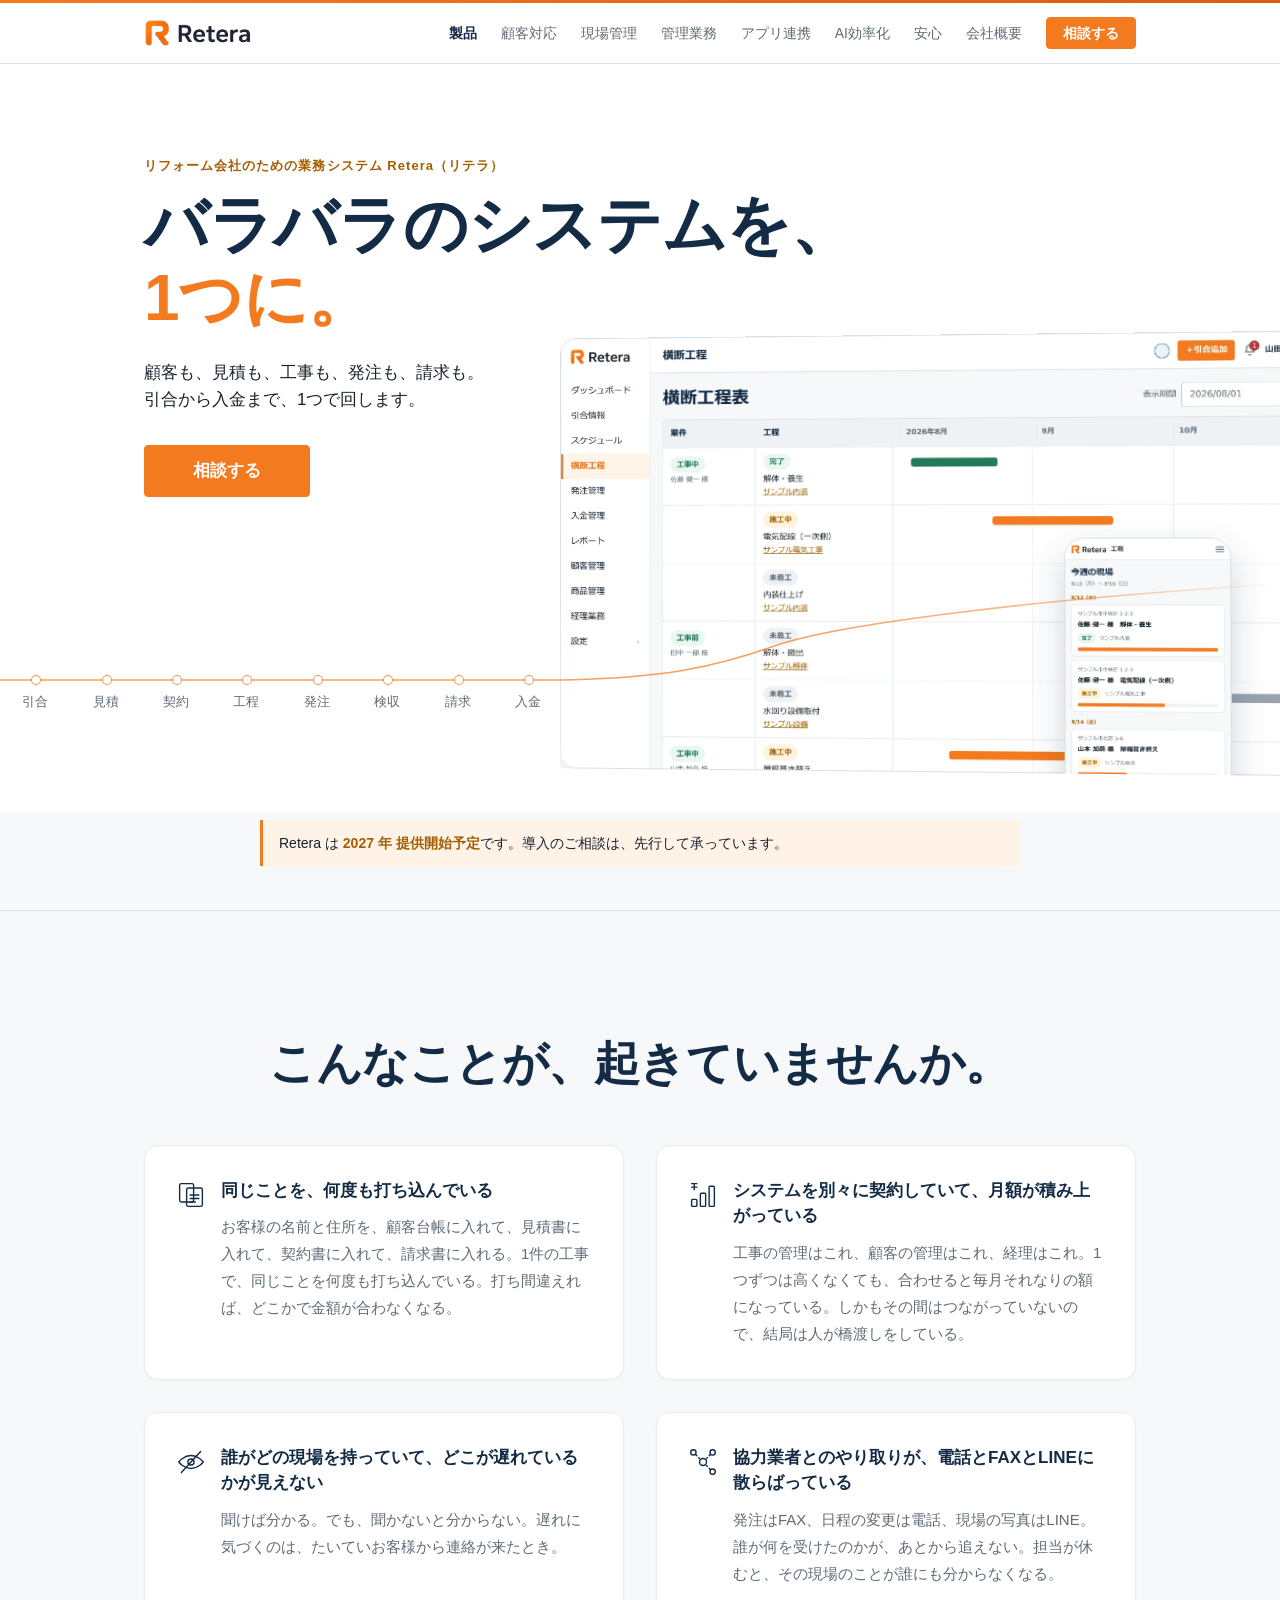
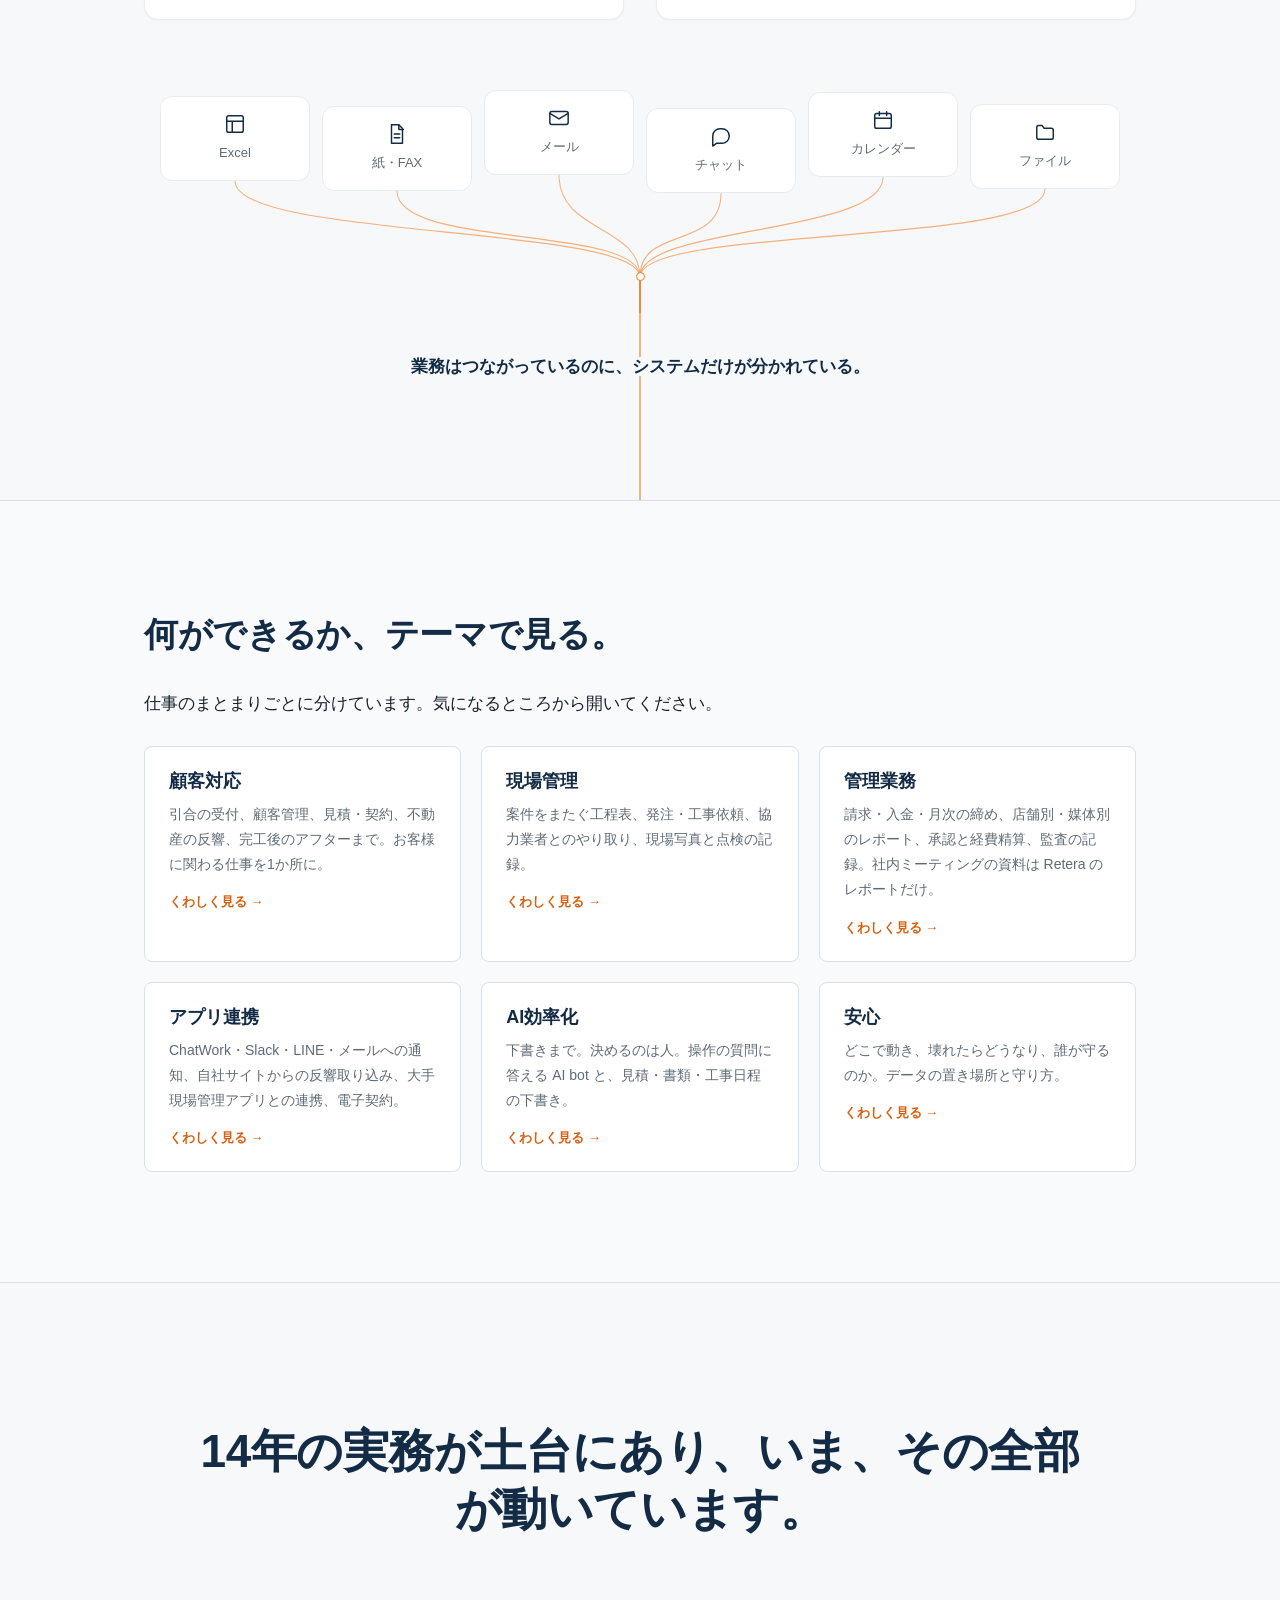
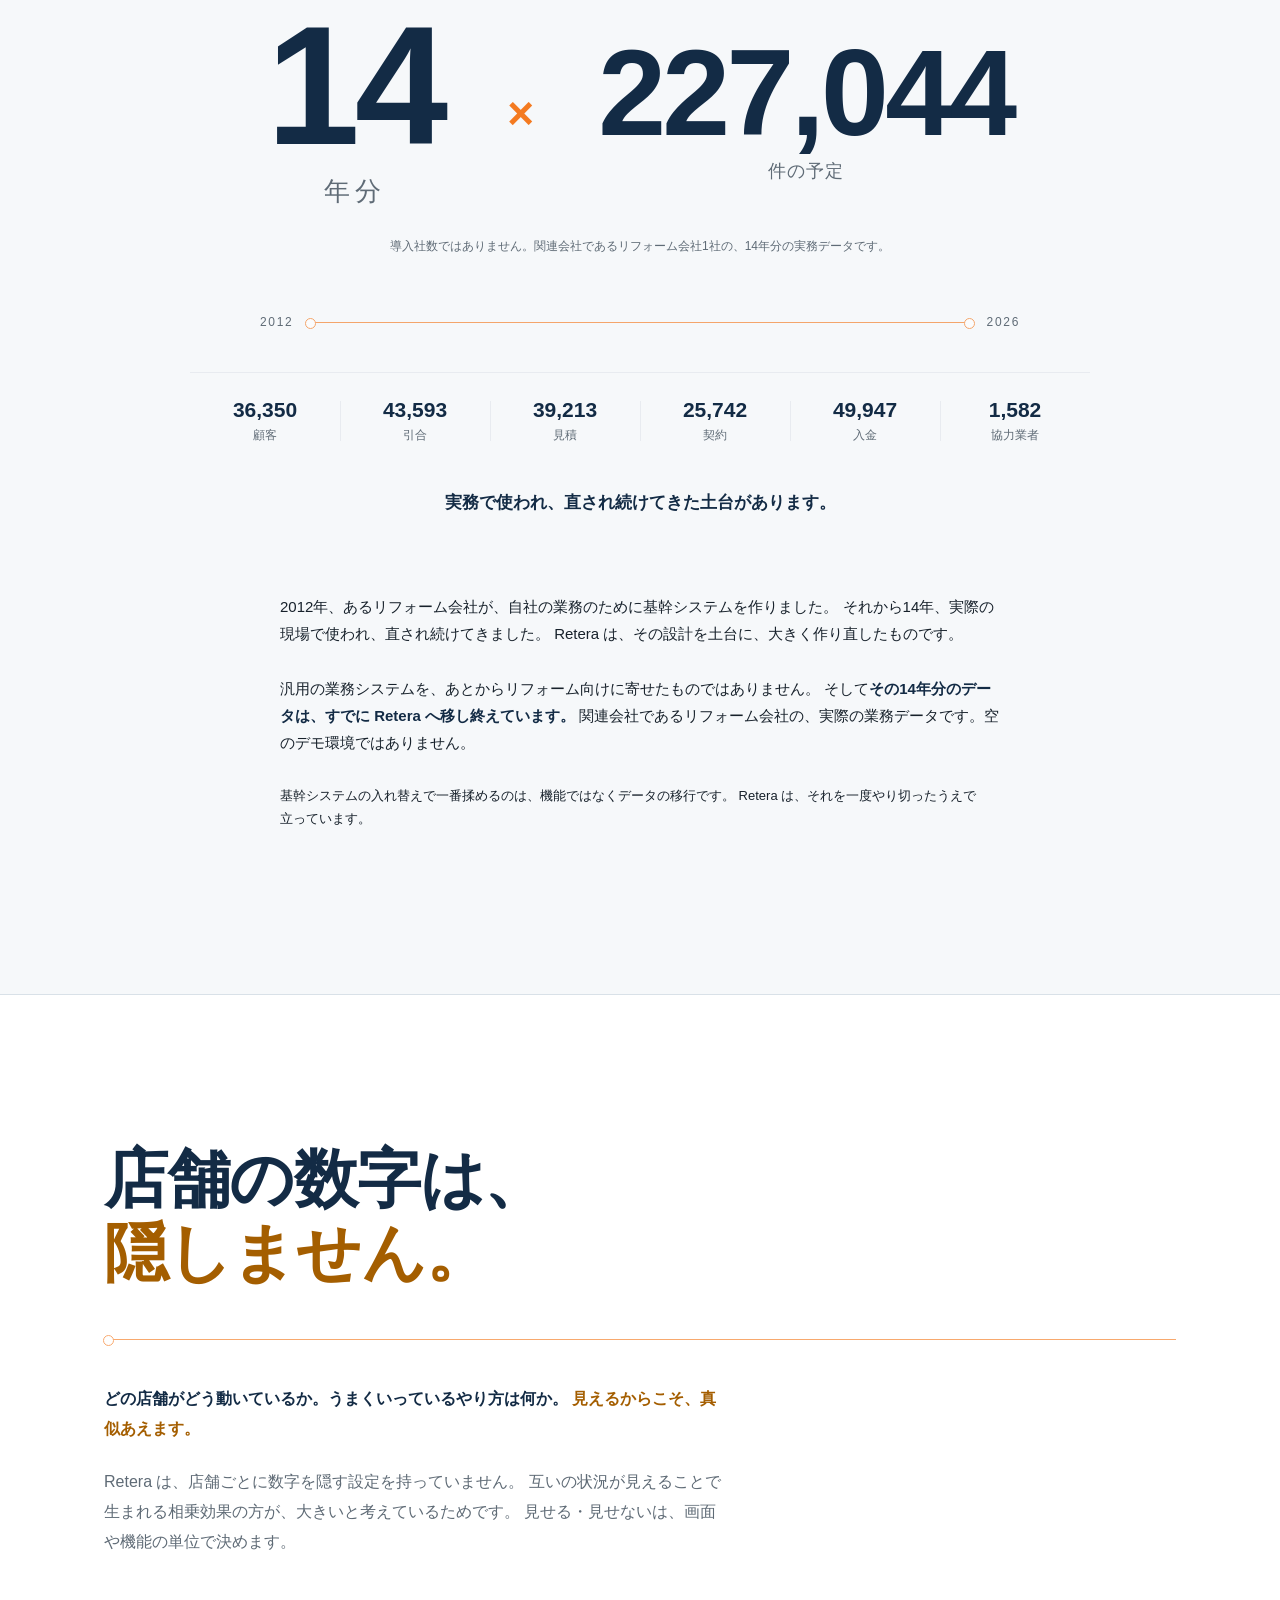
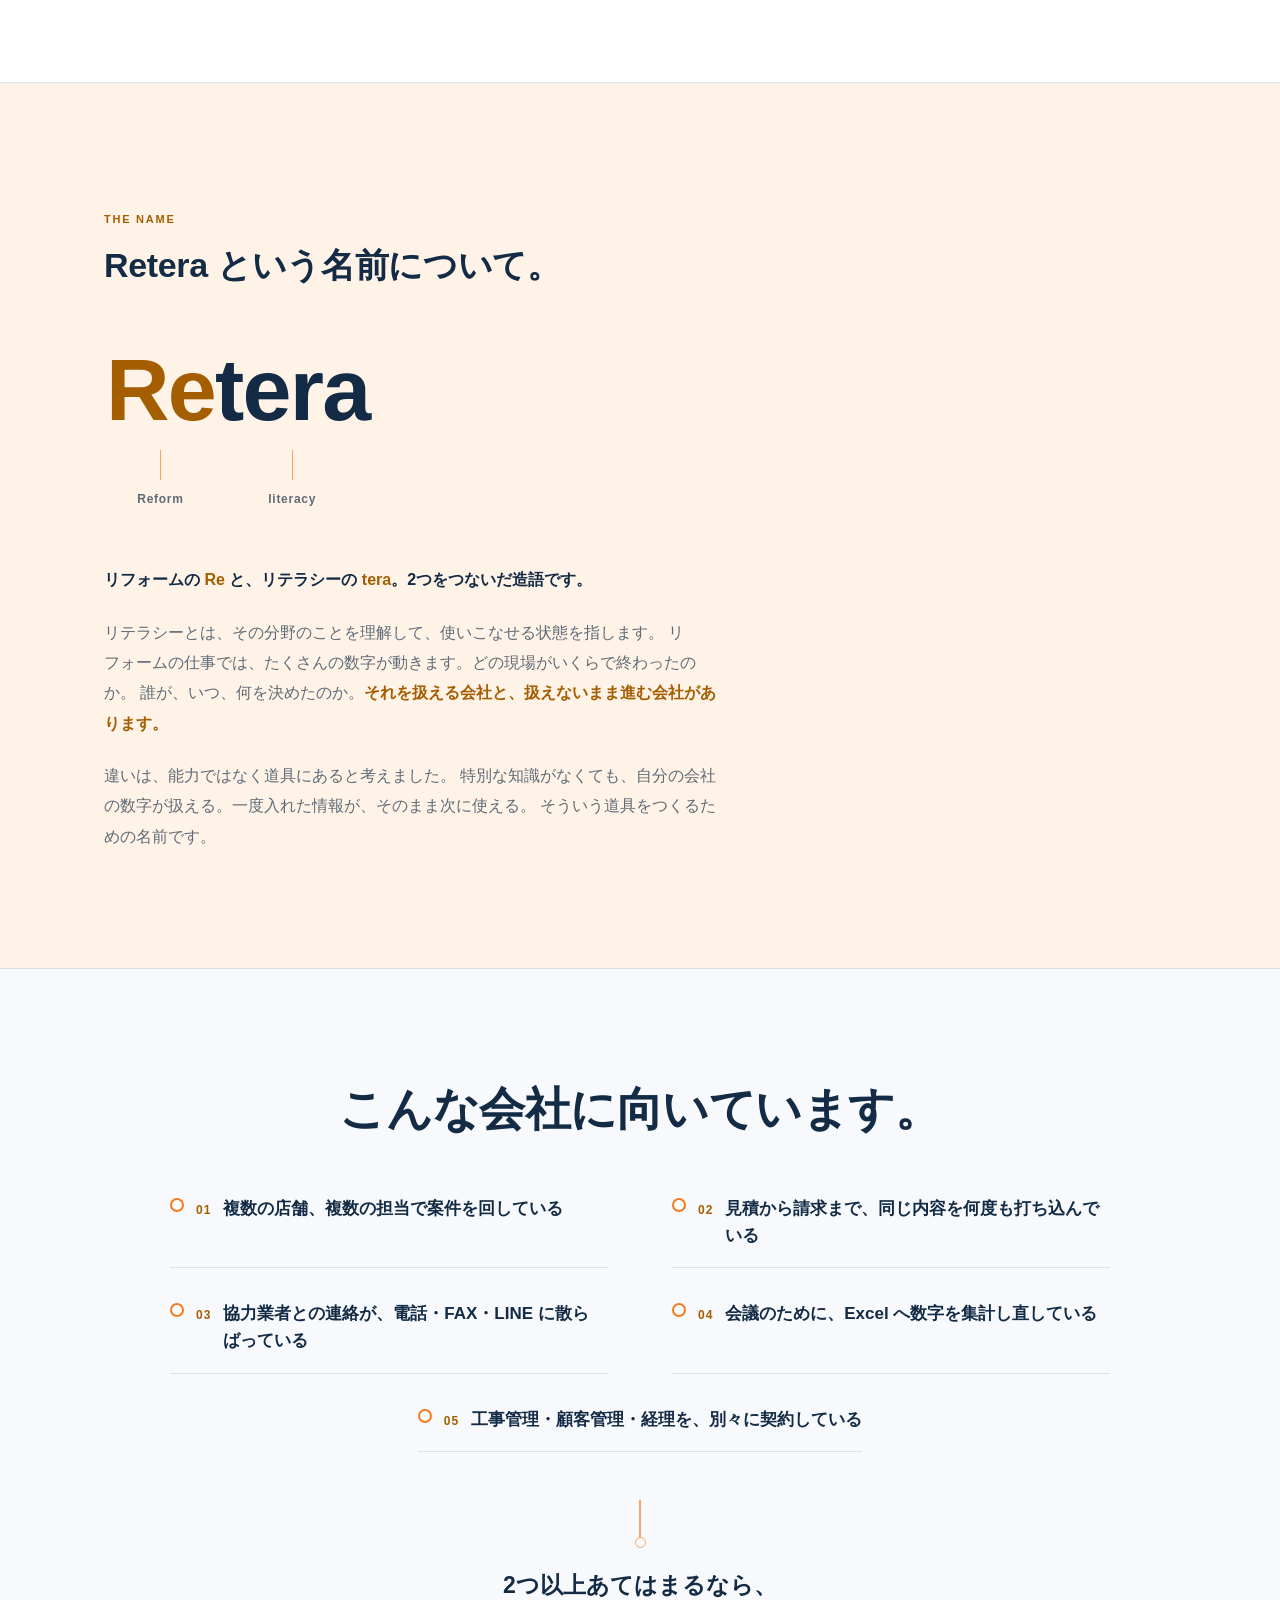
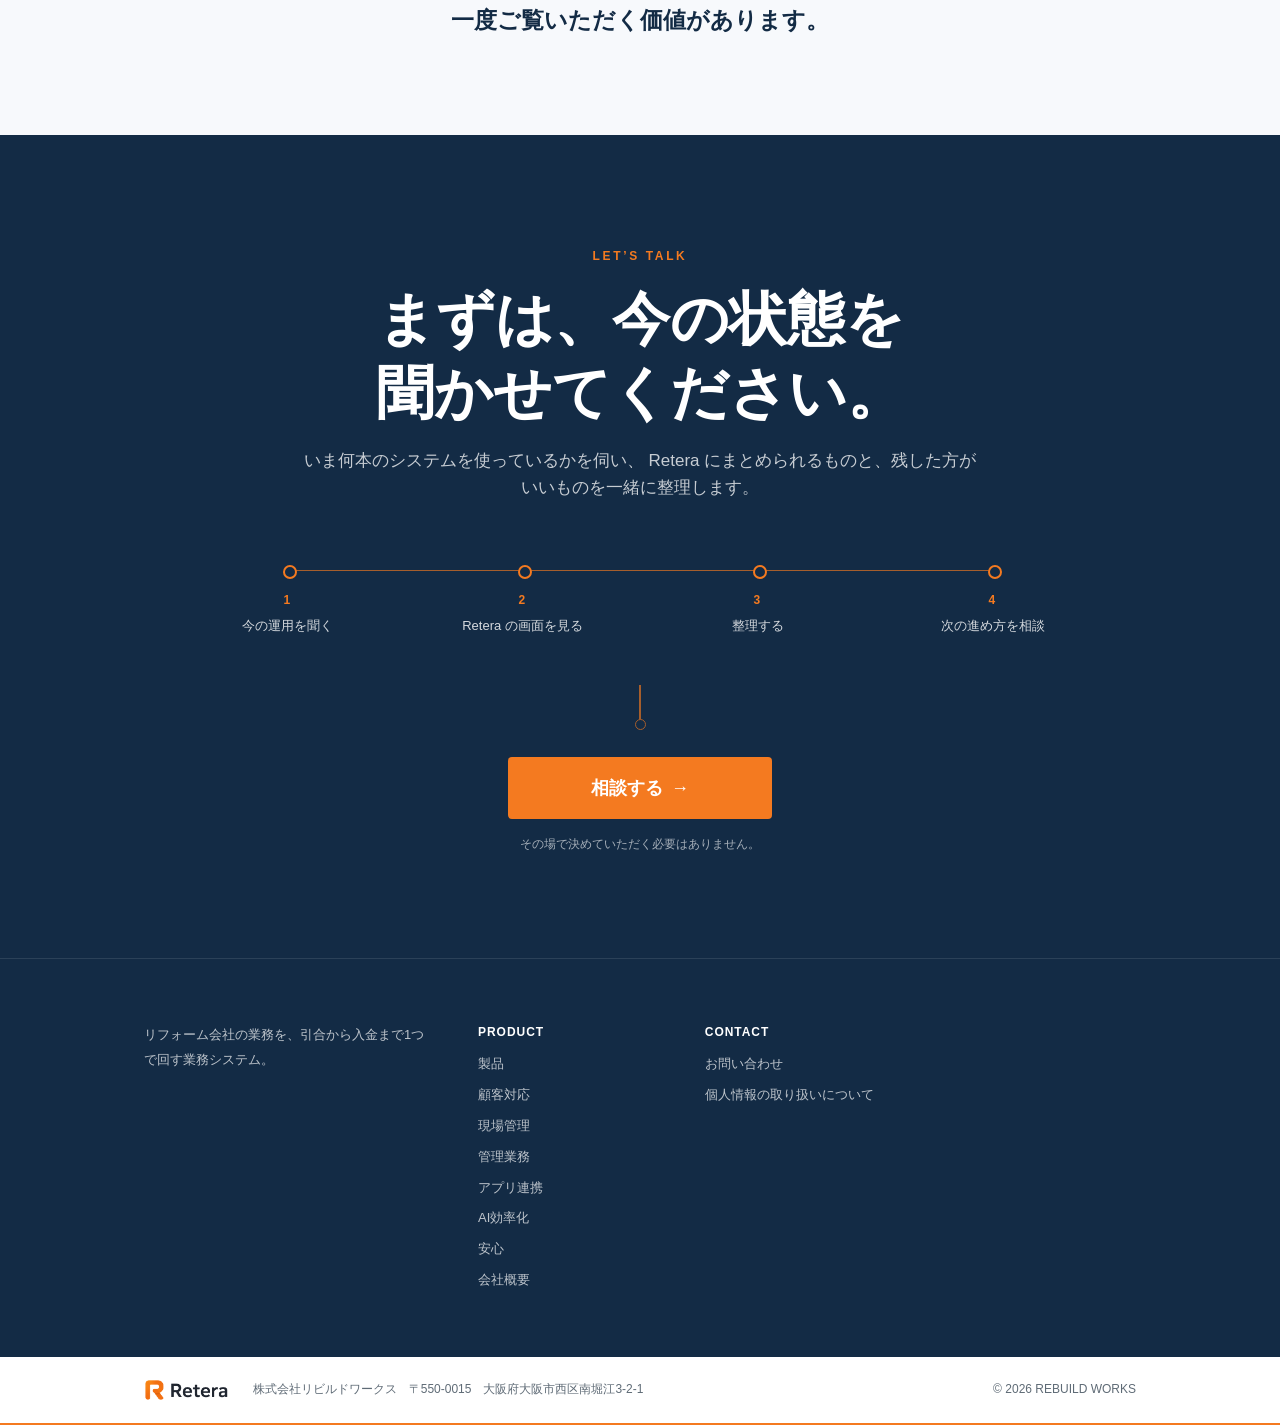
<file: index.html>
<!DOCTYPE html>
<html lang="ja">
<head>
<meta charset="utf-8">
<meta name="viewport" content="width=device-width, initial-scale=1">
<title>リフォーム会社の業務システム Retera（リテラ）</title>
<meta name="description" content="Retera（リテラ）は、リフォーム会社の業務を引合から入金まで1つで回す業務システムです。引合・顧客、見積、契約、工程、発注、請求、入金、分析を同じデータの上でつなぎ、転記をなくします。提供は株式会社リビルドワークス。">

<meta property="og:type" content="website">
<meta property="og:site_name" content="Retera（リテラ）">
<meta property="og:locale" content="ja_JP">
<meta property="og:title" content="リフォーム会社の業務システム Retera（リテラ）">
<meta property="og:description" content="リフォーム会社の業務を、引合から入金まで1つで回す業務システム。顧客も、工事も、発注も、請求も、Retera（リテラ）1つで回します。">
<meta property="og:url" content="https://rebuildworks.co.jp/retera/">
<meta property="og:image" content="https://rebuildworks.co.jp/retera/img/ogp.png">
<meta property="og:image:width" content="1200">
<meta property="og:image:height" content="630">
<meta property="og:image:alt" content="バラバラのシステムを、1つに。Retera（リテラ）">
<meta name="twitter:card" content="summary_large_image">
<meta name="twitter:title" content="リフォーム会社の業務システム Retera（リテラ）">
<meta name="twitter:description" content="リフォーム会社の業務を、引合から入金まで1つで回す業務システム。顧客も、工事も、発注も、請求も、Retera（リテラ）1つで回します。">
<meta name="twitter:image" content="https://rebuildworks.co.jp/retera/img/ogp.png">

<link rel="canonical" href="https://rebuildworks.co.jp/retera/">
<meta name="theme-color" content="#132B45">
<link rel="icon" href="img/retera-mark-512.png">
<link rel="icon" type="image/png" sizes="32x32" href="img/favicon-32.png">
<link rel="icon" type="image/png" sizes="16x16" href="img/favicon-16.png">
<link rel="apple-touch-icon" sizes="180x180" href="img/apple-touch-icon.png">

<script type="application/ld+json">
{
  "@context": "https://schema.org",
  "@graph": [
    {
      "@id": "https://rebuildworks.co.jp/#organization"
    },
    {
      "@type": "WebSite",
      "name": "株式会社リビルドワークス",
      "inLanguage": "ja",
      "publisher": {
        "@id": "https://rebuildworks.co.jp/#organization"
      },
      "@id": "https://rebuildworks.co.jp/#website",
      "url": "https://rebuildworks.co.jp/"
    },
    {
      "@type": "SoftwareApplication",
      "name": "Retera",
      "alternateName": "リテラ",
      "applicationCategory": "BusinessApplication",
      "applicationSubCategory": "業務管理システム",
      "operatingSystem": "Web ブラウザ",
      "inLanguage": "ja",
      "description": "リフォーム会社の業務を、引合から入金まで1つで回す業務システム。引合・顧客、見積・契約、工程、発注・協力業者、請求・入金、分析までを同じデータの上でつなぎます。",
      "featureList": [
        "引合・顧客管理",
        "見積作成",
        "工程管理（案件横断の工程表）",
        "発注・協力業者ポータル",
        "請求・入金管理",
        "分析ダッシュボード",
        "案件資料の保管と業者への公開",
        "発注書の承認",
        "監査ログ"
      ],
      "publisher": {
        "@id": "https://rebuildworks.co.jp/#organization"
      },
      "url": "https://rebuildworks.co.jp/retera/"
    }
  ]
}
</script>
<link rel="stylesheet" href="style.css">

<script async src="https://www.googletagmanager.com/gtag/js?id=G-D5KDS50C9G"></script>
<script>
  window.dataLayer = window.dataLayer || [];
  function gtag(){dataLayer.push(arguments);}
  gtag('js', new Date());
  gtag('config', 'G-D5KDS50C9G');
</script>

</head>
<body>

<header class="site-header">
  <div class="container">
    <a class="brand" href="index.html"><img src="img/retera-logo.png" alt="Retera" width="593" height="154" decoding="async"></a>
    <button class="nav-toggle" type="button" aria-label="メニュー" aria-expanded="false"><span></span><span></span><span></span></button>
    <nav class="site-nav">
      <a href="index.html" class="current">製品</a>
      <a href="features-customer.html">顧客対応</a>
      <a href="features-site.html">現場管理</a>
      <a href="features-office.html">管理業務</a>
      <a href="features-connect.html">アプリ連携</a>
      <a href="features-ai.html">AI効率化</a>
      <a href="anshin.html">安心</a>
      <a href="/company.html">会社概要</a>
      <a href="contact.html" class="btn btn-primary btn-sm">相談する</a>
    </nav>
  </div>
</header>

<main>

<section class="hero">
  <div class="container hero-copy">
    <p class="hero-eyebrow">リフォーム会社のための業務システム <span class="nb">Retera（リテラ）</span></p>
    <h1 class="h-hero">バラバラの<span class="nbr"><br></span>システムを、<br><span class="hi">1つに。</span></h1>
    <p class="lead">
      顧客も、見積も、工事も、発注も、請求も。<span class="br-pc"><br></span>引合から入金まで、1つで回します。
    </p>
    <a href="contact.html" class="btn btn-primary btn-hero">相談する</a>
  </div>

  <ol class="heroline" role="img" aria-label="引合から入金までが一本につながっている">
    <li>引合</li><li>見積</li><li>契約</li><li>工程</li>
    <li>発注</li><li>検収</li><li>請求</li><li>入金</li>
  </ol>

  <div class="hero-stage">
    <div class="hero-pc">
      <picture><source srcset="img/screen-gantt.webp" type="image/webp"><img src="img/screen-gantt.png" alt="Retera の横断工程表。案件をまたいで工程が時間軸に並んでいる" width="2880" height="1400" decoding="async" fetchpriority="high"></picture>
    </div>
    <div class="hero-sp">
      <picture><source srcset="img/screen-mobile.webp" type="image/webp"><img src="img/screen-mobile.png" alt="Retera をスマホで開いた工程確認の画面" width="1170" height="2280" decoding="async"></picture>
    </div>
  </div>

  <div class="hero-flow" aria-hidden="true">
    <svg class="hero-line" viewBox="0 0 1200 132" preserveAspectRatio="none">
      <defs>
        <linearGradient id="lineFade" x1="0" y1="0" x2="1" y2="0">
          <stop offset="0" stop-color="#F47A20" stop-opacity="0.72"/>
          <stop offset="0.62" stop-color="#F47A20" stop-opacity="0.72"/>
          <stop offset="0.86" stop-color="#F47A20" stop-opacity="0.45"/>
          <stop offset="1" stop-color="#F47A20" stop-opacity="0"/>
        </linearGradient>
      </defs>
      
      <path d="M0 96 H 528 C 620 94 668 84 726 62 S 980 14 1200 0"
            fill="none" stroke="url(#lineFade)" stroke-width="1.5" vector-effect="non-scaling-stroke"/>
    </svg>
    <ol class="hero-nodes" role="img" aria-label="引合から入金までが一本につながっている">
      <li>引合</li><li>見積</li><li>契約</li><li>工程</li>
      <li>発注</li><li>検収</li><li>請求</li><li>入金</li>
    </ol>
  </div>

</section>

<div class="container release-wrap">
    <p class="release-note">
      Retera は <b>2027 年 提供開始予定</b>です。導入のご相談は、先行して承っています。
    </p>
</div>

<section class="section issue">
  <div class="container">
    <h2 class="h-section">こんなことが、起きていませんか。</h2>

    <div class="issue-cards">
      <div class="issue-card">
        <svg class="ico" viewBox="0 0 32 32" aria-hidden="true">
          <rect x="3" y="3" width="16" height="21" rx="2"/>
          <rect x="11" y="8" width="18" height="21" rx="2"/>
          <path d="M15 16h10M15 20h10M15 24h6"/>
        </svg>
        <div>
          <h3>同じことを、何度も打ち込んでいる</h3>
          <p>お客様の名前と住所を、顧客台帳に入れて、見積書に入れて、契約書に入れて、請求書に入れる。1件の工事で、同じことを何度も打ち込んでいる。打ち間違えれば、どこかで金額が合わなくなる。</p>
        </div>
      </div>

      <div class="issue-card">
        <svg class="ico" viewBox="0 0 32 32" aria-hidden="true">
          <rect x="3" y="21" width="6" height="8" rx="1"/>
          <rect x="13" y="14" width="6" height="15" rx="1"/>
          <rect x="23" y="6" width="6" height="23" rx="1"/>
          <path d="M3 3h6M3 7h6M6 3v7"/>
        </svg>
        <div>
          <h3>システムを別々に契約していて、月額が積み上がっている</h3>
          <p>工事の管理はこれ、顧客の管理はこれ、経理はこれ。1つずつは高くなくても、合わせると毎月それなりの額になっている。しかもその間はつながっていないので、結局は人が橋渡しをしている。</p>
        </div>
      </div>

      <div class="issue-card">
        <svg class="ico" viewBox="0 0 32 32" aria-hidden="true">
          <path d="M2 16s5.5-7.5 14-7.5S30 16 30 16s-5.5 7.5-14 7.5S2 16 2 16z"/>
          <circle cx="16" cy="16" r="3.5"/>
          <path d="M5 28L27 4"/>
        </svg>
        <div>
          <h3>誰がどの現場を持っていて、どこが遅れているかが見えない</h3>
          <p>聞けば分かる。でも、聞かないと分からない。遅れに気づくのは、たいていお客様から連絡が来たとき。</p>
        </div>
      </div>

      <div class="issue-card">
        <svg class="ico" viewBox="0 0 32 32" aria-hidden="true">
          <circle cx="16" cy="16" r="4"/>
          <circle cx="5" cy="5" r="3"/>
          <circle cx="27" cy="5" r="3"/>
          <circle cx="27" cy="27" r="3"/>
          <path d="M7.5 7.5l4.5 4.5M24.5 7.5L20 12M24.5 24.5L20 20" stroke-dasharray="2 3"/>
        </svg>
        <div>
          <h3>協力業者とのやり取りが、電話とFAXとLINEに散らばっている</h3>
          <p>発注はFAX、日程の変更は電話、現場の写真はLINE。誰が何を受けたのかが、あとから追えない。担当が休むと、その現場のことが誰にも分からなくなる。</p>
        </div>
      </div>
    </div>

    <div class="split-viz">
      <ul class="split-cards">
        <li>
          <svg class="ico" viewBox="0 0 24 24" aria-hidden="true"><rect x="3" y="3" width="18" height="18" rx="2"/><path d="M3 9h18M9 9v12"/></svg>
          Excel
        </li>
        <li>
          <svg class="ico" viewBox="0 0 24 24" aria-hidden="true"><path d="M6 2h8l4 4v16H6z"/><path d="M14 2v5h5M9 12h6M9 16h6"/></svg>
          紙・FAX
        </li>
        <li>
          <svg class="ico" viewBox="0 0 24 24" aria-hidden="true"><rect x="2" y="5" width="20" height="14" rx="2"/><path d="M2 7l10 6 10-6"/></svg>
          メール
        </li>
        <li>
          <svg class="ico" viewBox="0 0 24 24" aria-hidden="true"><path d="M21 12a8 8 0 0 1-8 8H7l-4 3V12a8 8 0 0 1 8-8h2a8 8 0 0 1 8 8z"/></svg>
          チャット
        </li>
        <li>
          <svg class="ico" viewBox="0 0 24 24" aria-hidden="true"><rect x="3" y="5" width="18" height="16" rx="2"/><path d="M3 10h18M8 3v4M16 3v4"/></svg>
          カレンダー
        </li>
        <li>
          <svg class="ico" viewBox="0 0 24 24" aria-hidden="true"><path d="M3 7a2 2 0 0 1 2-2h4l2 3h8a2 2 0 0 1 2 2v8a2 2 0 0 1-2 2H5a2 2 0 0 1-2-2z"/></svg>
          ファイル
        </li>
      </ul>

      <div class="converge-wrap">
      
      <svg class="converge converge-pc" viewBox="0 -8 1200 140" preserveAspectRatio="none" aria-hidden="true">
        <g fill="none" stroke="#F47A20" stroke-opacity="0.58" stroke-width="1.2" vector-effect="non-scaling-stroke">
          <path d="M93.75 0   C93.75 58   600 44 600 96"/>
          <path d="M296.25 10 C296.25 68  600 44 600 96"/>
          <path d="M498.75 -6 C498.75 52  600 44 600 96"/>
          <path d="M701.25 12 C701.25 70  600 44 600 96"/>
          <path d="M903.75 -4 C903.75 54  600 44 600 96"/>
          <path d="M1106.25 8 C1106.25 66 600 44 600 96"/>
        </g>
        <path d="M600 96 V 132" fill="none" stroke="#F47A20" stroke-width="1.8" vector-effect="non-scaling-stroke"/>
      </svg>

      <svg class="converge converge-sp" viewBox="0 0 1200 104" preserveAspectRatio="none" aria-hidden="true">
        <g fill="none" stroke="#F47A20" stroke-opacity="0.58" stroke-width="1.2" vector-effect="non-scaling-stroke">
          <path d="M190.6 0 C190.6 46 600 34 600 72"/>
          <path d="M600 0 V 72"/>
          <path d="M1009.4 0 C1009.4 46 600 34 600 72"/>
        </g>
        <path d="M600 72 V 104" fill="none" stroke="#F47A20" stroke-width="1.8" vector-effect="non-scaling-stroke"/>
      </svg>
      
      <i class="cv-node" aria-hidden="true"></i>
      </div>

      <div class="issue-close">
        <p class="issue-next"><span>業務はつながっているのに、システムだけが分かれている。</span></p>
      </div>
    </div>
  </div>
</section>

<section class="section section-alt theme-nav">
  <div class="container">
    <h2 class="h-section">何ができるか、テーマで見る。</h2>
    <p class="lead">仕事のまとまりごとに分けています。気になるところから開いてください。</p>
    <div class="theme-grid">
      <a class="theme-card" href="features-customer.html">
        <h3>顧客対応</h3>
        <p>引合の受付、顧客管理、見積・契約、不動産の反響、完工後のアフターまで。お客様に関わる仕事を1か所に。</p>
        <span class="theme-more">くわしく見る →</span>
      </a>
      <a class="theme-card" href="features-site.html">
        <h3>現場管理</h3>
        <p>案件をまたぐ工程表、発注・工事依頼、協力業者とのやり取り、現場写真と点検の記録。</p>
        <span class="theme-more">くわしく見る →</span>
      </a>
      <a class="theme-card" href="features-office.html">
        <h3>管理業務</h3>
        <p>請求・入金・月次の締め、店舗別・媒体別のレポート、承認と経費精算、監査の記録。社内ミーティングの資料は Retera のレポートだけ。</p>
        <span class="theme-more">くわしく見る →</span>
      </a>
      <a class="theme-card" href="features-connect.html">
        <h3>アプリ連携</h3>
        <p>ChatWork・Slack・LINE・メールへの通知、自社サイトからの反響取り込み、大手現場管理アプリとの連携、電子契約。</p>
        <span class="theme-more">くわしく見る →</span>
      </a>
      <a class="theme-card" href="features-ai.html">
        <h3>AI効率化</h3>
        <p>下書きまで。決めるのは人。操作の質問に答える AI bot と、見積・書類・工事日程の下書き。</p>
        <span class="theme-more">くわしく見る →</span>
      </a>
      <a class="theme-card" href="anshin.html">
        <h3>安心</h3>
        <p>どこで動き、壊れたらどうなり、誰が守るのか。データの置き場所と守り方。</p>
        <span class="theme-more">くわしく見る →</span>
      </a>
    </div>
  </div>
</section>

<section class="section years">
  <div class="container">
    <h2 class="h-section">14年の実務が土台にあり、いま、その全部が動いています。</h2>

    <div class="yr">
      <div class="yr-main">
        <div class="yr-num yr-14"><b>14</b><span>年分</span></div>
        <div class="yr-x" aria-hidden="true">×</div>
        <div class="yr-num yr-226"><b>227,044</b><span>件の予定</span></div>
      </div>
      <p class="yr-note">導入社数ではありません。関連会社であるリフォーム会社1社の、14年分の実務データです。</p>

      <div class="yr-line" aria-hidden="true">
        <span>2012</span><i></i><span>2026</span>
      </div>

      <ul class="yr-sub">
        <li><b>36,350</b><span>顧客</span></li>
        <li><b>43,593</b><span>引合</span></li>
        <li><b>39,213</b><span>見積</span></li>
        <li><b>25,742</b><span>契約</span></li>
        <li><b>49,947</b><span>入金</span></li>
        <li><b>1,582</b><span>協力業者</span></li>
      </ul>

      <p class="yr-copy">実務で使われ、直され続けてきた土台があります。</p>
    </div>

    <div class="measure solve-body yr-body">
      <p>
        2012年、あるリフォーム会社が、自社の業務のために基幹システムを作りました。
        それから14年、実際の現場で使われ、直され続けてきました。
        Retera は、その設計を土台に、大きく作り直したものです。
      </p>
      <p>
        汎用の業務システムを、あとからリフォーム向けに寄せたものではありません。
        そして<span class="emph">その14年分のデータは、すでに Retera へ移し終えています。</span>
        関連会社であるリフォーム会社の、実際の業務データです。空のデモ環境ではありません。
      </p>
      <p class="muted small">
        基幹システムの入れ替えで一番揉めるのは、機能ではなくデータの移行です。
        Retera は、それを一度やり切ったうえで立っています。
      </p>
    </div>
  </div>
</section>

<section class="section creed">
  <div class="container">
    <h2 class="creed-h">店舗の数字は、<span class="hi">隠しません。</span></h2>

    <div class="creed-rule" aria-hidden="true"></div>

    <div class="creed-body">
      <p class="lead">
        どの店舗がどう動いているか。うまくいっているやり方は何か。
        <span class="emph">見えるからこそ、真似あえます。</span>
      </p>
      <p>
        Retera は、店舗ごとに数字を隠す設定を持っていません。
        互いの状況が見えることで生まれる相乗効果の方が、大きいと考えているためです。
        見せる・見せないは、画面や機能の単位で決めます。
      </p>
    </div>
  </div>
</section>

<section class="section origin">
  <div class="container">
    <p class="origin-eyebrow">THE NAME</p>
    <h2 class="h-section">Retera という名前について。</h2>

    <div class="origin-type" role="img"
         aria-label="Retera は、Reform の Re と literacy の tera を合わせた造語です。">
      <span class="frag" aria-hidden="true">
        <span class="glyph g-re">Re</span>
        <span class="stem"></span>
        <span class="src">Reform</span>
      </span>
      <span class="frag" aria-hidden="true">
        <span class="glyph g-tera">tera</span>
        <span class="stem"></span>
        <span class="src">literacy</span>
      </span>
    </div>

    <div class="origin-body">
      <p class="lead">
        リフォームの <b>Re</b> と、リテラシーの <b>tera</b>。<span class="nbr"><br></span>2つをつないだ造語です。
      </p>
      <p>
        リテラシーとは、その分野のことを理解して、使いこなせる状態を指します。
        リフォームの仕事では、たくさんの数字が動きます。どの現場がいくらで終わったのか。
        誰が、いつ、何を決めたのか。<span class="emph">それを扱える会社と、扱えないまま進む会社があります。</span>
      </p>
      <p>
        違いは、能力ではなく道具にあると考えました。
        特別な知識がなくても、自分の会社の数字が扱える。一度入れた情報が、そのまま次に使える。
        そういう道具をつくるための名前です。
      </p>
    </div>
  </div>
</section>

<section class="section fit-sec">
  <div class="container">
    <h2 class="h-section">こんな会社に向いています。</h2>

    <ol class="fit3">
      <li><span class="n">01</span><span class="t">複数の店舗、複数の担当で案件を回している</span></li>
      <li><span class="n">02</span><span class="t">見積から請求まで、同じ内容を何度も打ち込んでいる</span></li>
      <li><span class="n">03</span><span class="t">協力業者との連絡が、電話・FAX・LINE に散らばっている</span></li>
      <li><span class="n">04</span><span class="t">会議のために、Excel へ数字を集計し直している</span></li>
      <li><span class="n">05</span><span class="t">工事管理・顧客管理・経理を、別々に契約している</span></li>
    </ol>

    <div class="fit-bridge" aria-hidden="true"></div>
    <p class="fit-close">2つ以上あてはまるなら、<br>一度ご覧いただく価値があります。</p>
  </div>
</section>

<section class="cta3">
  <div class="container">
    <div class="cta3-eyebrow">LET&rsquo;S TALK</div>
    <h2>まずは、今の状態を<br>聞かせてください。</h2>
    <p class="cta3-lead">
      いま何本のシステムを使っているかを伺い、
      Retera にまとめられるものと、残した方がいいものを一緒に整理します。
    </p>

    <ol class="cta3-steps rv">
      <li class="cta3-step"><span class="n">1</span><p>今の運用を聞く</p></li>
      <li class="cta3-step"><span class="n">2</span><p>Retera の画面を見る</p></li>
      <li class="cta3-step"><span class="n">3</span><p>整理する</p></li>
      <li class="cta3-step"><span class="n">4</span><p>次の進め方を相談</p></li>
    </ol>

    <div class="cta3-drop" aria-hidden="true"></div>

    <a href="contact.html" class="btn-cta">相談する <span aria-hidden="true">&rarr;</span></a>
    <p class="cta3-note">その場で決めていただく必要はありません。</p>
  </div>
</section>

</main>

<footer class="site-footer">
  
  <div class="footer-top">
    <div class="container">
      <div class="footer-grid">
        <div class="footer-brand">
          <p>リフォーム会社の業務を、引合から入金まで1つで回す業務システム。</p>
        </div>
        <div class="footer-col">
          <h2>PRODUCT</h2>
          <ul>
            <li><a href="index.html">製品</a></li>
            <li><a href="features-customer.html">顧客対応</a></li>
            <li><a href="features-site.html">現場管理</a></li>
            <li><a href="features-office.html">管理業務</a></li>
            <li><a href="features-connect.html">アプリ連携</a></li>
            <li><a href="features-ai.html">AI効率化</a></li>
            <li><a href="anshin.html">安心</a></li>
            <li><a href="/company.html">会社概要</a></li>
          </ul>
        </div>
        <div class="footer-col">
          <h2>CONTACT</h2>
          <ul>
            <li><a href="contact.html">お問い合わせ</a></li>
            <li><a href="/privacy.html">個人情報の取り扱いについて</a></li>
          </ul>
        </div>
      </div>
    </div>
  </div>

  <div class="footer-base">
    <div class="container">
      <img src="img/retera-logo.png" alt="Retera" width="593" height="154" decoding="async" loading="lazy">
      <span>株式会社リビルドワークス　〒550-0015　大阪府大阪市西区南堀江3-2-1</span>
      <span>&copy; 2026 REBUILD WORKS</span>
    </div>
  </div>
</footer>

<script>
/* 第6回 §18: 控えめな出現。prefers-reduced-motion 対応 */
(function () {
  var q = document.querySelectorAll('.rv');
  if (!('IntersectionObserver' in window) ||
      window.matchMedia('(prefers-reduced-motion: reduce)').matches) {
    q.forEach(function (el) { el.classList.add('in'); });
    return;
  }
  var io = new IntersectionObserver(function (es) {
    es.forEach(function (e) { if (e.isIntersecting) { e.target.classList.add('in'); io.unobserve(e.target); } });
  }, { rootMargin: '0px 0px -12% 0px' });
  q.forEach(function (el) { io.observe(el); });
})();
</script>
<script>
/* 390px: ロゴ＋問い合わせを優先し、他はハンバーガーに畳む */
(function () {
  var t = document.querySelector('.nav-toggle'), n = document.querySelector('.site-nav');
  if (!t || !n) return;
  t.addEventListener('click', function () {
    var open = n.classList.toggle('open');
    t.setAttribute('aria-expanded', open ? 'true' : 'false');
  });
})();
</script>
</body>
</html>
</file>
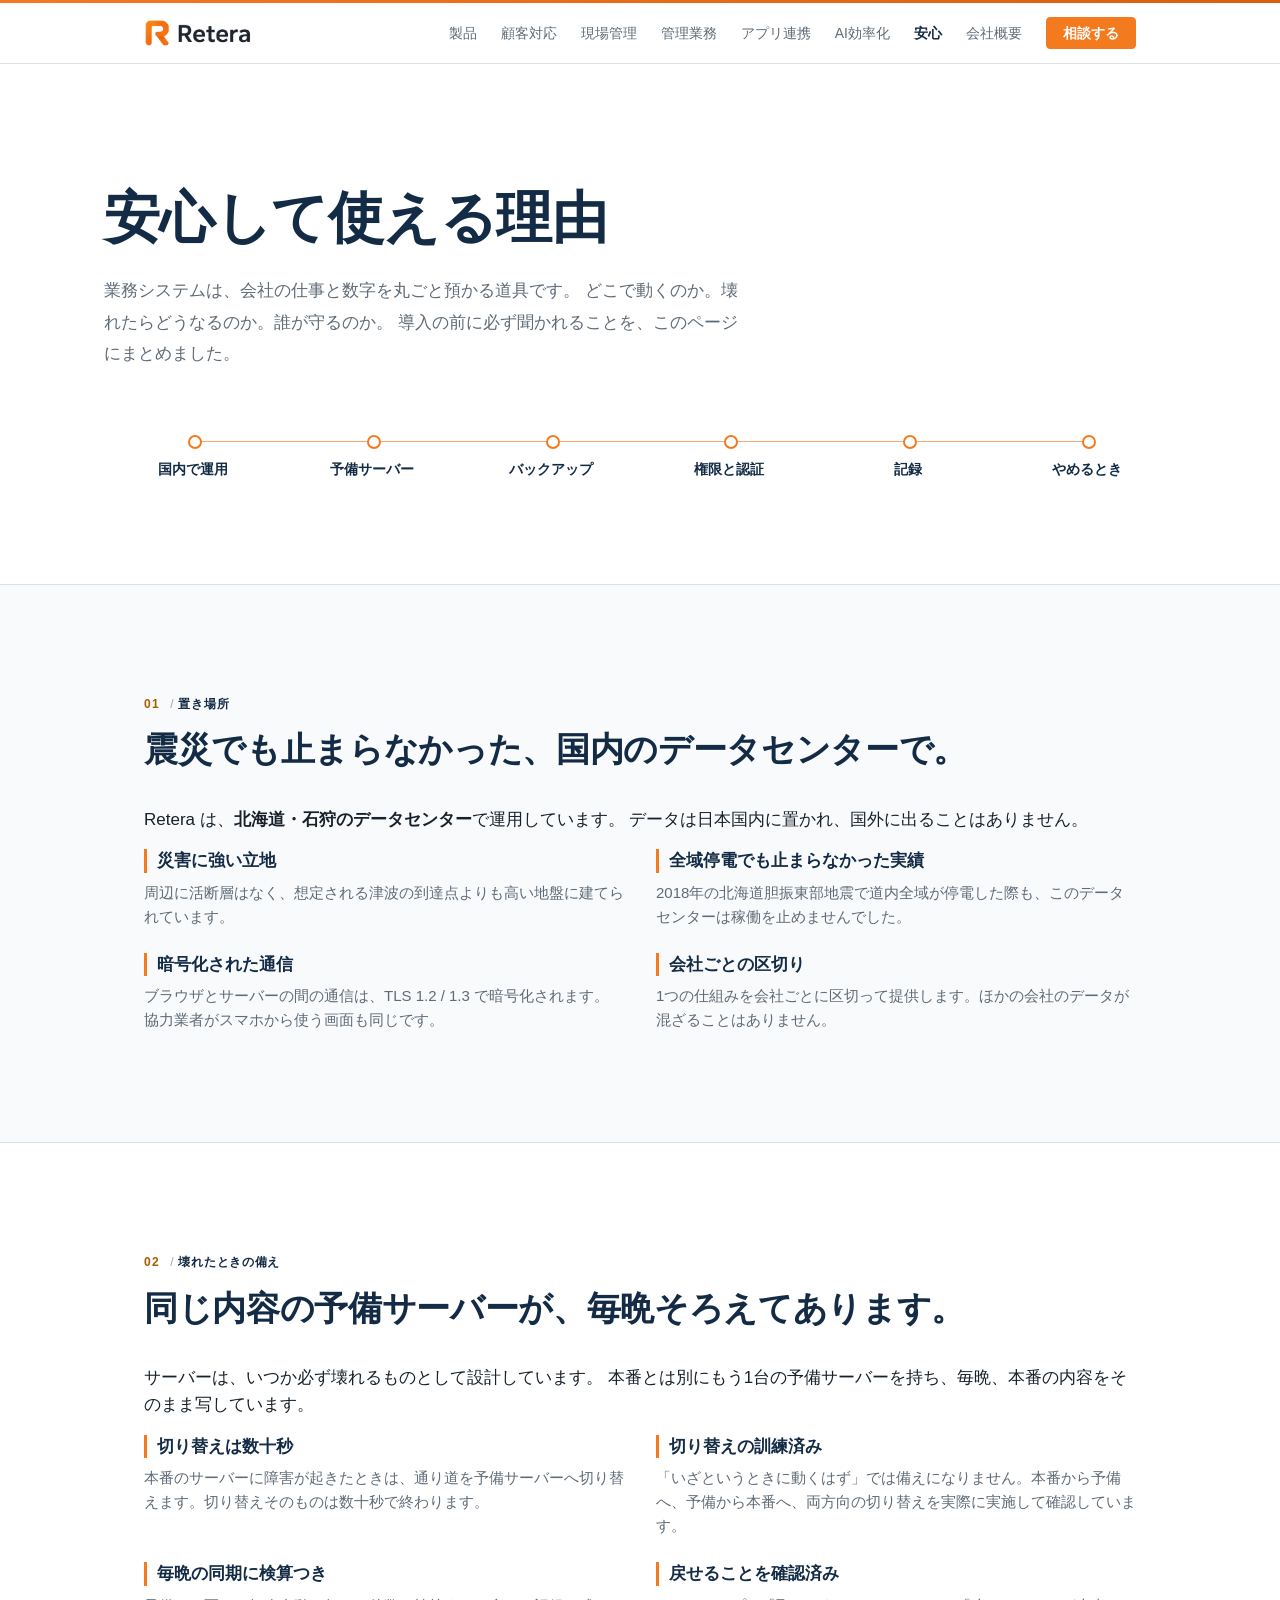
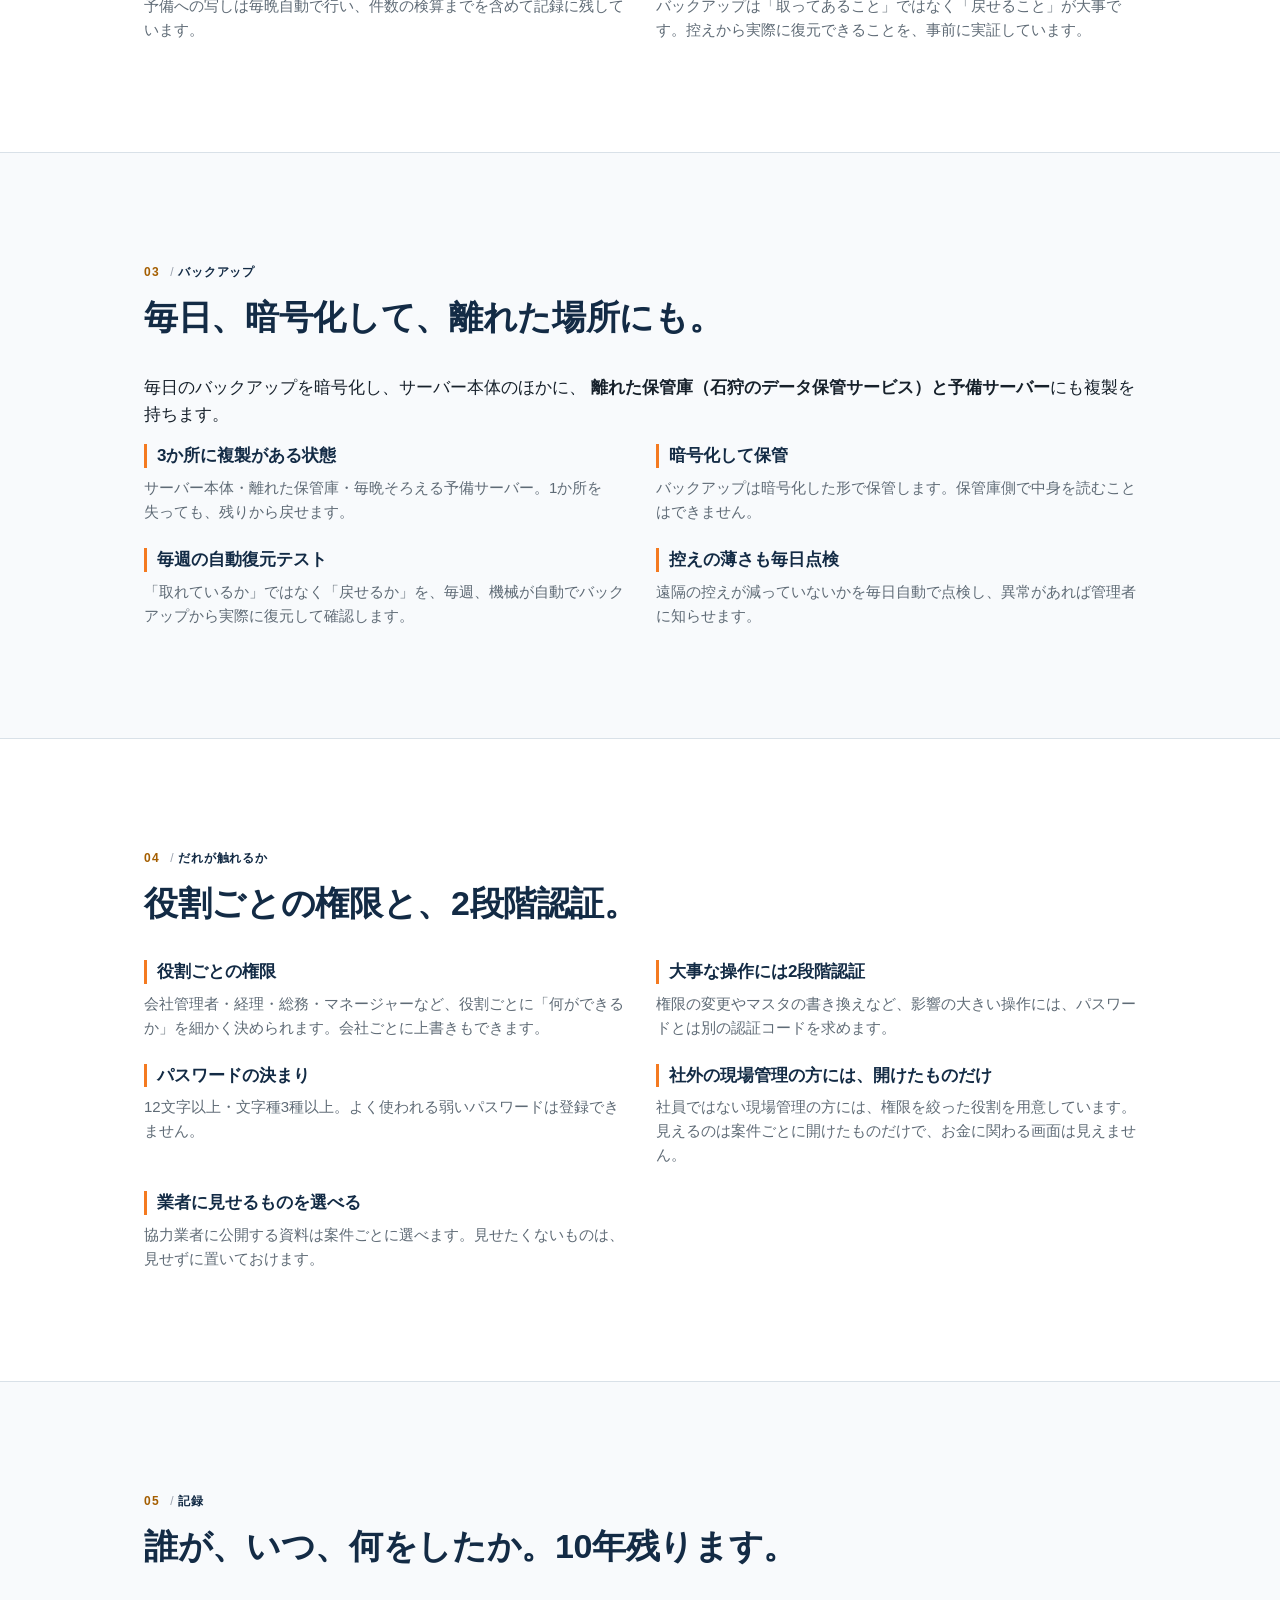
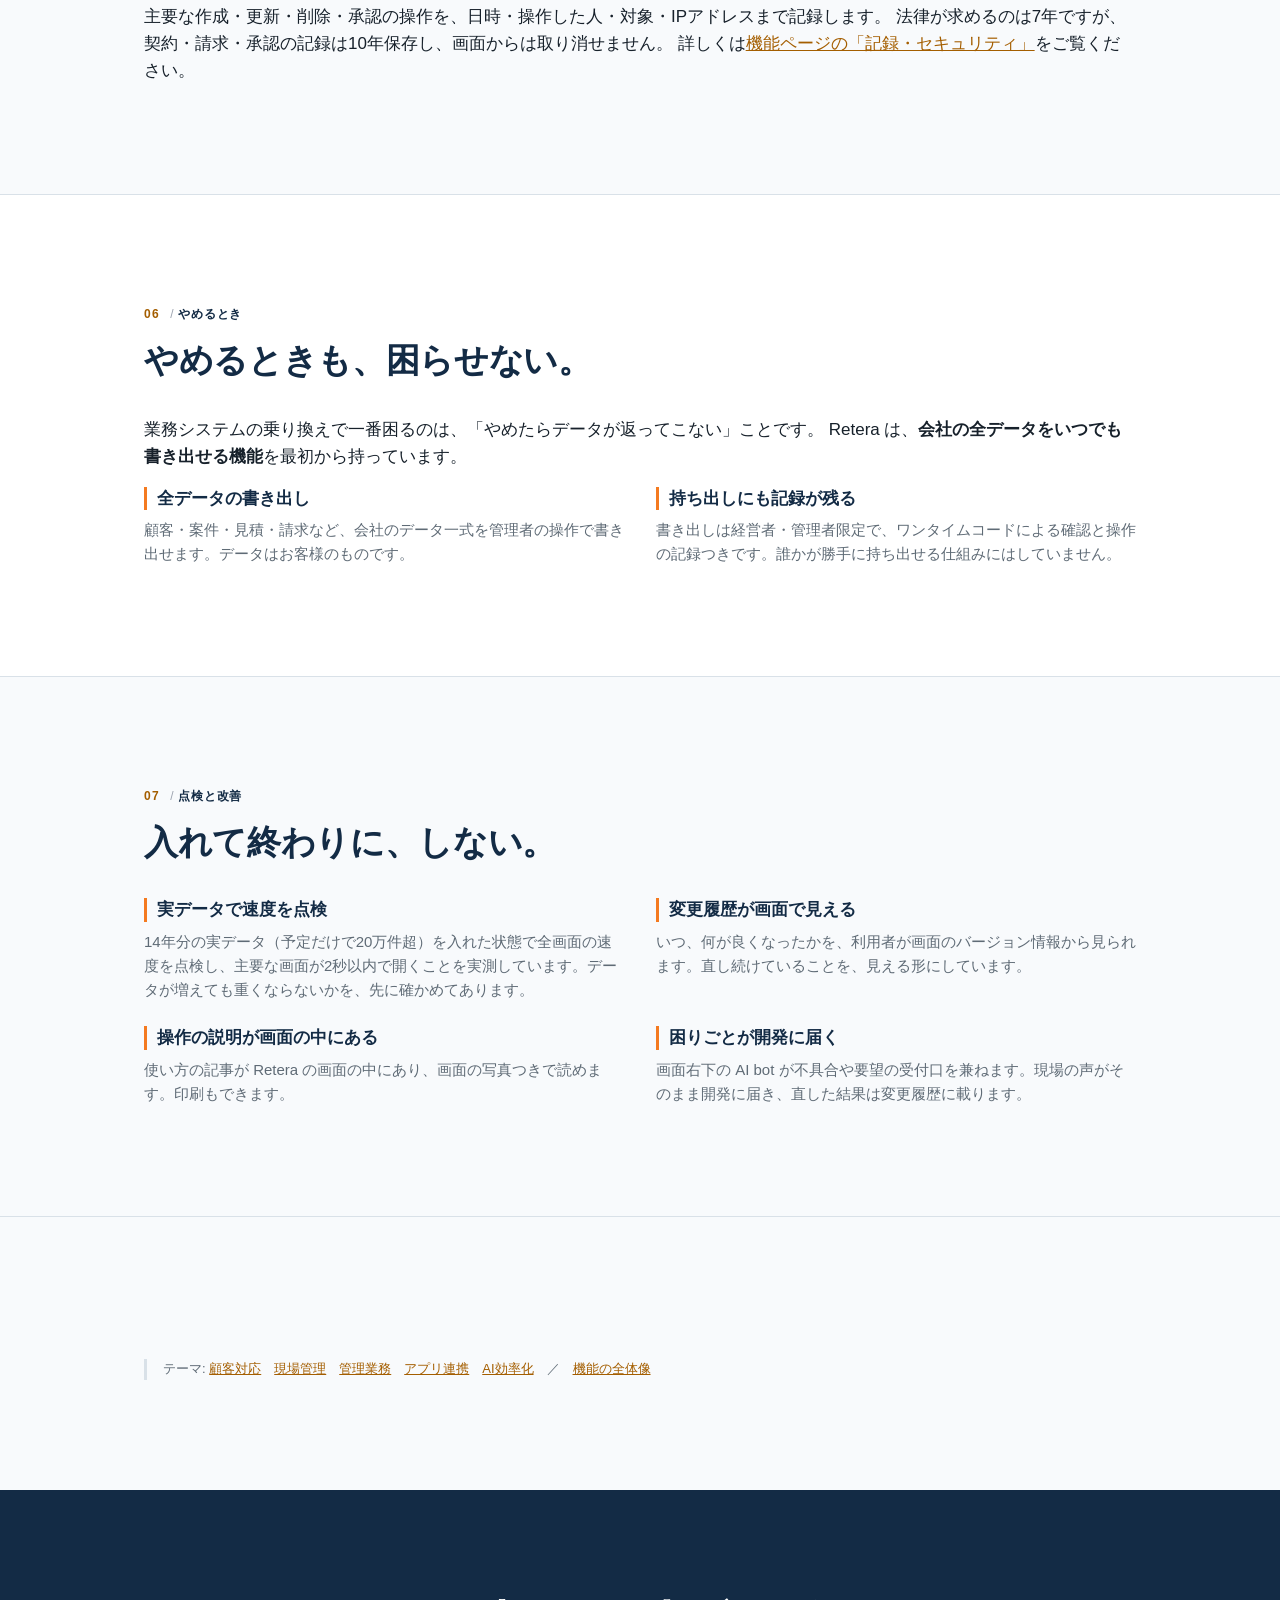
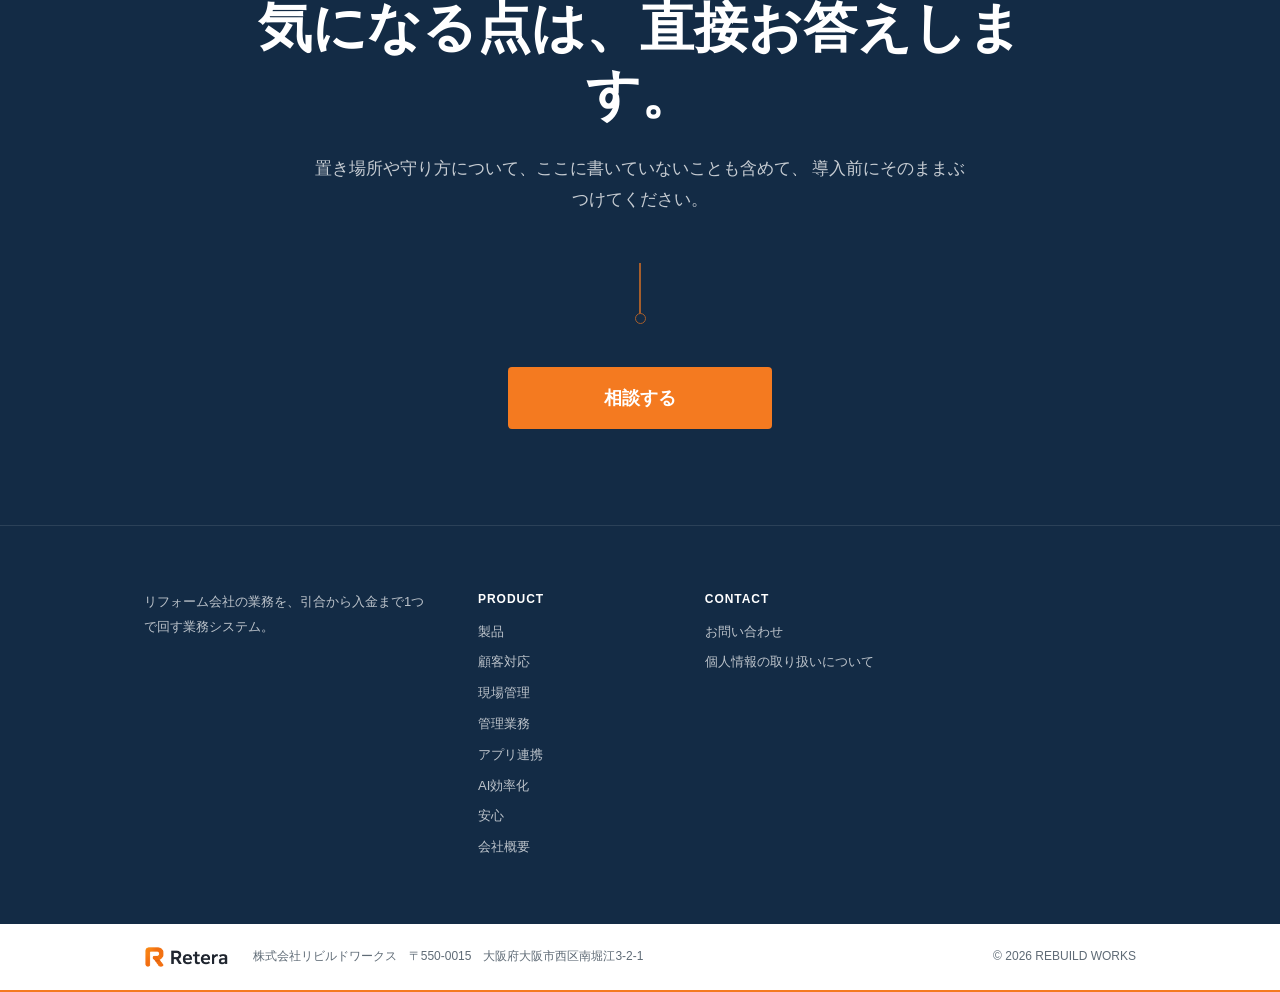
<file: anshin.html>
<!DOCTYPE html>
<html lang="ja">
<head>
<meta charset="utf-8">
<meta name="viewport" content="width=device-width, initial-scale=1">
<title>安心して使える理由｜リフォーム業務システム Retera（リテラ）</title>
<meta name="description" content="Retera はどこで動き、壊れたらどうなり、誰が守るのか。国内データセンターでの運用、毎晩同期する予備サーバー、2か所へのバックアップ、権限と2段階認証、10年保存の監査証跡。安心して預けられる理由をまとめました。">

<meta property="og:type" content="website">
<meta property="og:site_name" content="Retera（リテラ）">
<meta property="og:locale" content="ja_JP">
<meta property="og:title" content="安心して使える理由｜Retera（リテラ）">
<meta property="og:description" content="国内データセンター・予備サーバー・2か所バックアップ・権限と2段階認証・監査証跡。Retera が会社のデータを預かるための備えを説明します。">
<meta property="og:url" content="https://rebuildworks.co.jp/retera/anshin.html">
<meta property="og:image" content="https://rebuildworks.co.jp/retera/img/ogp.png">
<meta property="og:image:width" content="1200">
<meta property="og:image:height" content="630">
<meta property="og:image:alt" content="バラバラのシステムを、1つに。Retera（リテラ）">
<meta name="twitter:card" content="summary_large_image">
<meta name="twitter:title" content="安心して使える理由｜Retera（リテラ）">
<meta name="twitter:description" content="国内データセンター・予備サーバー・2か所バックアップ・権限と2段階認証・監査証跡。">
<meta name="twitter:image" content="https://rebuildworks.co.jp/retera/img/ogp.png">

<link rel="canonical" href="https://rebuildworks.co.jp/retera/anshin.html">
<meta name="theme-color" content="#132B45">
<link rel="icon" href="img/retera-mark-512.png">
<link rel="icon" type="image/png" sizes="32x32" href="img/favicon-32.png">
<link rel="icon" type="image/png" sizes="16x16" href="img/favicon-16.png">
<link rel="apple-touch-icon" sizes="180x180" href="img/apple-touch-icon.png">

<script type="application/ld+json">
{
  "@context": "https://schema.org",
  "@graph": [
    {
      "@id": "https://rebuildworks.co.jp/#organization"
    },
    {
      "@type": "WebPage",
      "name": "安心｜Retera（リテラ）",
      "inLanguage": "ja",
      "description": "Retera がデータをどこに置き、どう守るかを説明します。",
      "about": {
        "@type": "SoftwareApplication",
        "name": "Retera"
      },
      "isPartOf": {
        "@id": "https://rebuildworks.co.jp/#website"
      }
    },
    {
      "@type": "BreadcrumbList",
      "itemListElement": [
        {
          "@type": "ListItem",
          "position": 1,
          "name": "ホーム",
          "item": "https://rebuildworks.co.jp/"
        },
        {
          "@type": "ListItem",
          "position": 2,
          "name": "Retera",
          "item": "https://rebuildworks.co.jp/retera/"
        },
        {
          "@type": "ListItem",
          "position": 3,
          "name": "安心",
          "item": "https://rebuildworks.co.jp/retera/anshin.html"
        }
      ]
    }
  ]
}
</script>
<link rel="stylesheet" href="style.css">

<script async src="https://www.googletagmanager.com/gtag/js?id=G-D5KDS50C9G"></script>
<script>
  window.dataLayer = window.dataLayer || [];
  function gtag(){dataLayer.push(arguments);}
  gtag('js', new Date());
  gtag('config', 'G-D5KDS50C9G');
</script>

</head>
<body>

<header class="site-header">
  <div class="container">
    <a class="brand" href="index.html"><img src="img/retera-logo.png" alt="Retera" width="593" height="154" decoding="async"></a>
    <button class="nav-toggle" type="button" aria-label="メニュー" aria-expanded="false"><span></span><span></span><span></span></button>
    <nav class="site-nav">
      <a href="index.html">製品</a>
      <a href="features-customer.html">顧客対応</a>
      <a href="features-site.html">現場管理</a>
      <a href="features-office.html">管理業務</a>
      <a href="features-connect.html">アプリ連携</a>
      <a href="features-ai.html">AI効率化</a>
      <a href="anshin.html" class="current">安心</a>
      <a href="/company.html">会社概要</a>
      <a href="contact.html" class="btn btn-primary btn-sm">相談する</a>
    </nav>
  </div>
</header>

<main>

<section class="section feat-hero">
  <div class="container">
    <h1 class="h-hero">安心して使える理由</h1>
    <p class="lead feat-hero-lead">
      業務システムは、会社の仕事と数字を丸ごと預かる道具です。
      どこで動くのか。壊れたらどうなるのか。誰が守るのか。
      導入の前に必ず聞かれることを、このページにまとめました。
    </p>
    <ol class="featline">
      <li>国内で運用</li>
      <li>予備サーバー</li>
      <li>バックアップ</li>
      <li>権限と認証</li>
      <li>記録</li>
      <li>やめるとき</li>
    </ol>
  </div>
</section>

<section class="section section-alt">
  <div class="container">
    <p class="fstage"><b>01</b><span>置き場所</span></p>
    <h2 class="h-section">震災でも止まらなかった、国内のデータセンターで。</h2>
    <p class="lead">
      Retera は、<b>北海道・石狩のデータセンター</b>で運用しています。
      データは日本国内に置かれ、国外に出ることはありません。
    </p>
    <div class="feat-grid">
      <div class="feat">
        <h3>災害に強い立地</h3>
        <p>周辺に活断層はなく、想定される津波の到達点よりも高い地盤に建てられています。</p>
      </div>
      <div class="feat">
        <h3>全域停電でも止まらなかった実績</h3>
        <p>2018年の北海道胆振東部地震で道内全域が停電した際も、このデータセンターは稼働を止めませんでした。</p>
      </div>
      <div class="feat">
        <h3>暗号化された通信</h3>
        <p>ブラウザとサーバーの間の通信は、TLS 1.2 / 1.3 で暗号化されます。協力業者がスマホから使う画面も同じです。</p>
      </div>
      <div class="feat">
        <h3>会社ごとの区切り</h3>
        <p>1つの仕組みを会社ごとに区切って提供します。ほかの会社のデータが混ざることはありません。</p>
      </div>
    </div>
  </div>
</section>

<section class="section section-white">
  <div class="container">
    <p class="fstage"><b>02</b><span>壊れたときの備え</span></p>
    <h2 class="h-section">同じ内容の予備サーバーが、毎晩そろえてあります。</h2>
    <p class="lead">
      サーバーは、いつか必ず壊れるものとして設計しています。
      本番とは別にもう1台の予備サーバーを持ち、毎晩、本番の内容をそのまま写しています。
    </p>
    <div class="feat-grid">
      <div class="feat">
        <h3>切り替えは数十秒</h3>
        <p>本番のサーバーに障害が起きたときは、通り道を予備サーバーへ切り替えます。切り替えそのものは数十秒で終わります。</p>
      </div>
      <div class="feat">
        <h3>切り替えの訓練済み</h3>
        <p>「いざというときに動くはず」では備えになりません。本番から予備へ、予備から本番へ、両方向の切り替えを実際に実施して確認しています。</p>
      </div>
      <div class="feat">
        <h3>毎晩の同期に検算つき</h3>
        <p>予備への写しは毎晩自動で行い、件数の検算までを含めて記録に残しています。</p>
      </div>
      <div class="feat">
        <h3>戻せることを確認済み</h3>
        <p>バックアップは「取ってあること」ではなく「戻せること」が大事です。控えから実際に復元できることを、事前に実証しています。</p>
      </div>
    </div>
  </div>
</section>

<section class="section section-alt">
  <div class="container">
    <p class="fstage"><b>03</b><span>バックアップ</span></p>
    <h2 class="h-section">毎日、暗号化して、離れた場所にも。</h2>
    <p class="lead">
      毎日のバックアップを暗号化し、サーバー本体のほかに、
      <b>離れた保管庫（石狩のデータ保管サービス）と予備サーバー</b>にも複製を持ちます。
    </p>
    <div class="feat-grid">
      <div class="feat">
        <h3>3か所に複製がある状態</h3>
        <p>サーバー本体・離れた保管庫・毎晩そろえる予備サーバー。1か所を失っても、残りから戻せます。</p>
      </div>
      <div class="feat">
        <h3>暗号化して保管</h3>
        <p>バックアップは暗号化した形で保管します。保管庫側で中身を読むことはできません。</p>
      </div>
      <div class="feat">
        <h3>毎週の自動復元テスト</h3>
        <p>「取れているか」ではなく「戻せるか」を、毎週、機械が自動でバックアップから実際に復元して確認します。</p>
      </div>
      <div class="feat">
        <h3>控えの薄さも毎日点検</h3>
        <p>遠隔の控えが減っていないかを毎日自動で点検し、異常があれば管理者に知らせます。</p>
      </div>
    </div>
  </div>
</section>

<section class="section section-white">
  <div class="container">
    <p class="fstage"><b>04</b><span>だれが触れるか</span></p>
    <h2 class="h-section">役割ごとの権限と、2段階認証。</h2>
    <div class="feat-grid">
      <div class="feat">
        <h3>役割ごとの権限</h3>
        <p>会社管理者・経理・総務・マネージャーなど、役割ごとに「何ができるか」を細かく決められます。会社ごとに上書きもできます。</p>
      </div>
      <div class="feat">
        <h3>大事な操作には2段階認証</h3>
        <p>権限の変更やマスタの書き換えなど、影響の大きい操作には、パスワードとは別の認証コードを求めます。</p>
      </div>
      <div class="feat">
        <h3>パスワードの決まり</h3>
        <p>12文字以上・文字種3種以上。よく使われる弱いパスワードは登録できません。</p>
      </div>
      <div class="feat">
        <h3>社外の現場管理の方には、開けたものだけ</h3>
        <p>社員ではない現場管理の方には、権限を絞った役割を用意しています。見えるのは案件ごとに開けたものだけで、お金に関わる画面は見えません。</p>
      </div>
      <div class="feat">
        <h3>業者に見せるものを選べる</h3>
        <p>協力業者に公開する資料は案件ごとに選べます。見せたくないものは、見せずに置いておけます。</p>
      </div>
    </div>
  </div>
</section>

<section class="section section-alt">
  <div class="container">
    <p class="fstage"><b>05</b><span>記録</span></p>
    <h2 class="h-section">誰が、いつ、何をしたか。10年残ります。</h2>
    <p class="lead">
      主要な作成・更新・削除・承認の操作を、日時・操作した人・対象・IPアドレスまで記録します。
      法律が求めるのは7年ですが、契約・請求・承認の記録は10年保存し、画面からは取り消せません。
      詳しくは<a href="features.html">機能ページの「記録・セキュリティ」</a>をご覧ください。
    </p>
  </div>
</section>

<section class="section section-white">
  <div class="container">
    <p class="fstage"><b>06</b><span>やめるとき</span></p>
    <h2 class="h-section">やめるときも、困らせない。</h2>
    <p class="lead">
      業務システムの乗り換えで一番困るのは、「やめたらデータが返ってこない」ことです。
      Retera は、<b>会社の全データをいつでも書き出せる機能</b>を最初から持っています。
    </p>
    <div class="feat-grid">
      <div class="feat">
        <h3>全データの書き出し</h3>
        <p>顧客・案件・見積・請求など、会社のデータ一式を管理者の操作で書き出せます。データはお客様のものです。</p>
      </div>
      <div class="feat">
        <h3>持ち出しにも記録が残る</h3>
        <p>書き出しは経営者・管理者限定で、ワンタイムコードによる確認と操作の記録つきです。誰かが勝手に持ち出せる仕組みにはしていません。</p>
      </div>
    </div>
  </div>
</section>

<section class="section section-alt">
  <div class="container">
    <p class="fstage"><b>07</b><span>点検と改善</span></p>
    <h2 class="h-section">入れて終わりに、しない。</h2>
    <div class="feat-grid">
      <div class="feat">
        <h3>実データで速度を点検</h3>
        <p>14年分の実データ（予定だけで20万件超）を入れた状態で全画面の速度を点検し、主要な画面が2秒以内で開くことを実測しています。データが増えても重くならないかを、先に確かめてあります。</p>
      </div>
      <div class="feat">
        <h3>変更履歴が画面で見える</h3>
        <p>いつ、何が良くなったかを、利用者が画面のバージョン情報から見られます。直し続けていることを、見える形にしています。</p>
      </div>
      <div class="feat">
        <h3>操作の説明が画面の中にある</h3>
        <p>使い方の記事が Retera の画面の中にあり、画面の写真つきで読めます。印刷もできます。</p>
      </div>
      <div class="feat">
        <h3>困りごとが開発に届く</h3>
        <p>画面右下の AI bot が不具合や要望の受付口を兼ねます。現場の声がそのまま開発に届き、直した結果は変更履歴に載ります。</p>
      </div>
    </div>
  </div>
</section>

<section class="section section-alt next-sec">
  <div class="container">
    <p class="feat-note next-others">テーマ: <a href="features-customer.html">顧客対応</a>　<a href="features-site.html">現場管理</a>　<a href="features-office.html">管理業務</a>　<a href="features-connect.html">アプリ連携</a>　<a href="features-ai.html">AI効率化</a>　／　<a href="features.html">機能の全体像</a></p>
  </div>
</section>

<section class="feat-close">
  <div class="container">
    <h2>気になる点は、直接お答えします。</h2>
    <p class="fc-lead">
      置き場所や守り方について、ここに書いていないことも含めて、
      導入前にそのままぶつけてください。
    </p>
    <div class="fc-drop" aria-hidden="true"></div>
    <a href="contact.html" class="btn-cta fc-btn">相談する</a>
  </div>
</section>

</main>

<footer class="site-footer">
  
  <div class="footer-top">
    <div class="container">
      <div class="footer-grid">
        <div class="footer-brand">
          <p>リフォーム会社の業務を、引合から入金まで1つで回す業務システム。</p>
        </div>
        <div class="footer-col">
          <h2>PRODUCT</h2>
          <ul>
            <li><a href="index.html">製品</a></li>
            <li><a href="features-customer.html">顧客対応</a></li>
            <li><a href="features-site.html">現場管理</a></li>
            <li><a href="features-office.html">管理業務</a></li>
            <li><a href="features-connect.html">アプリ連携</a></li>
            <li><a href="features-ai.html">AI効率化</a></li>
            <li><a href="anshin.html">安心</a></li>
            <li><a href="/company.html">会社概要</a></li>
          </ul>
        </div>
        <div class="footer-col">
          <h2>CONTACT</h2>
          <ul>
            <li><a href="contact.html">お問い合わせ</a></li>
            <li><a href="/privacy.html">個人情報の取り扱いについて</a></li>
          </ul>
        </div>
      </div>
    </div>
  </div>

  <div class="footer-base">
    <div class="container">
      <img src="img/retera-logo.png" alt="Retera" width="593" height="154" decoding="async" loading="lazy">
      <span>株式会社リビルドワークス　〒550-0015　大阪府大阪市西区南堀江3-2-1</span>
      <span>&copy; 2026 REBUILD WORKS</span>
    </div>
  </div>
</footer>

<script>
/* 390px: ロゴ＋問い合わせを優先し、他はハンバーガーに畳む */
(function () {
  var t = document.querySelector('.nav-toggle'), n = document.querySelector('.site-nav');
  if (!t || !n) return;
  t.addEventListener('click', function () {
    var open = n.classList.toggle('open');
    t.setAttribute('aria-expanded', open ? 'true' : 'false');
  });
})();
</script>
</body>
</html>
</file>
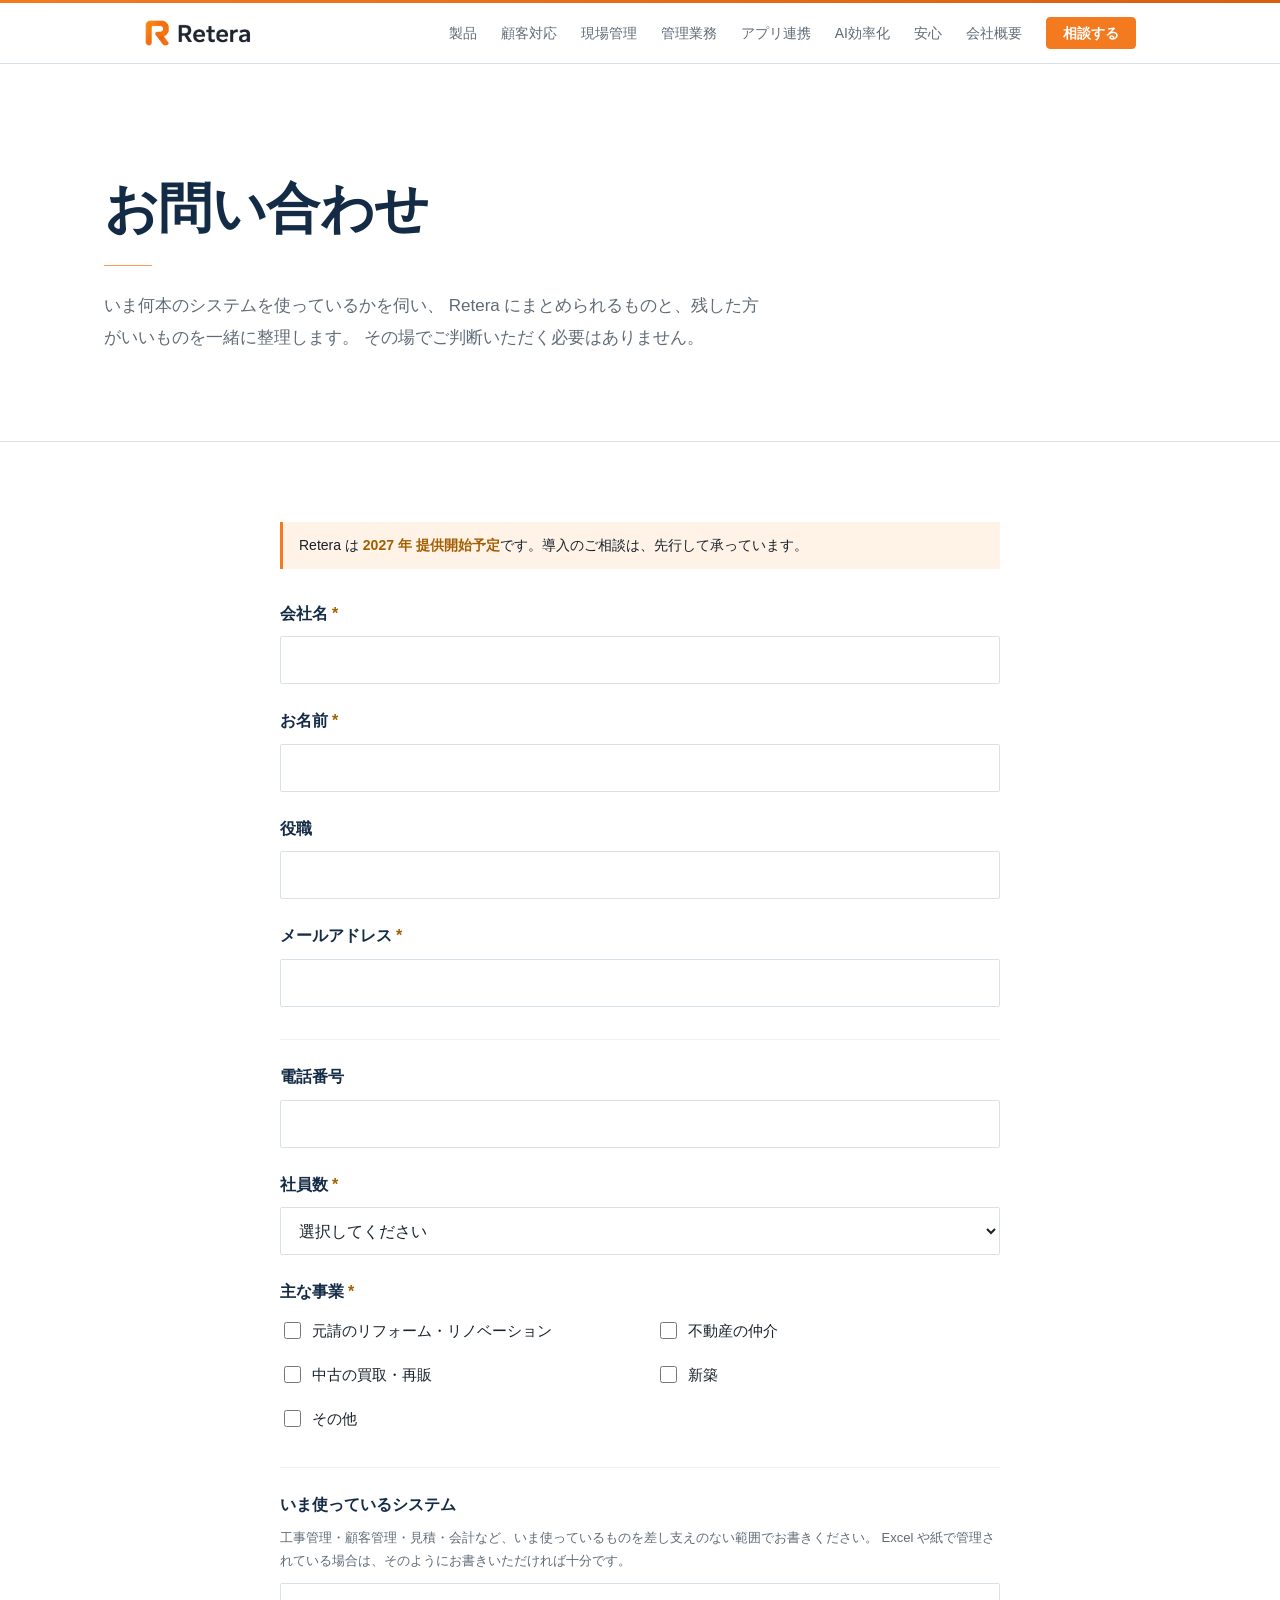
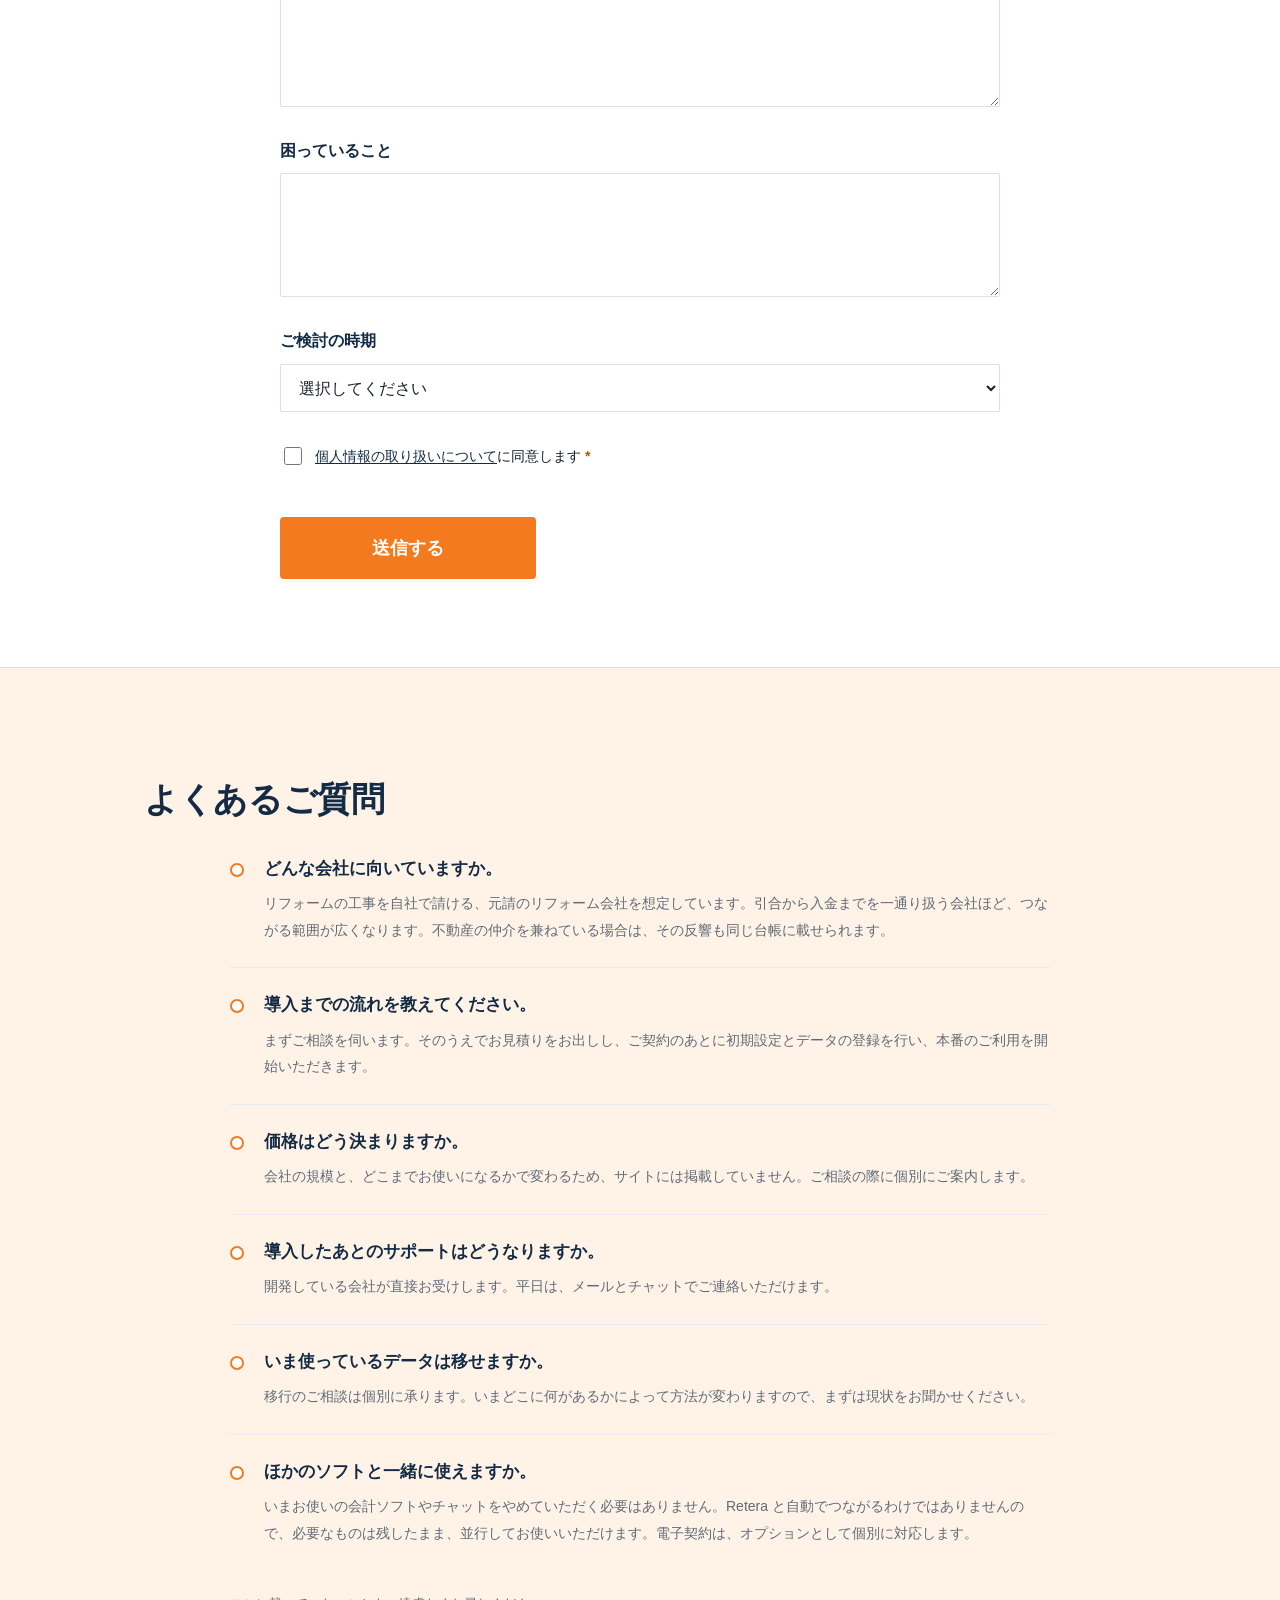
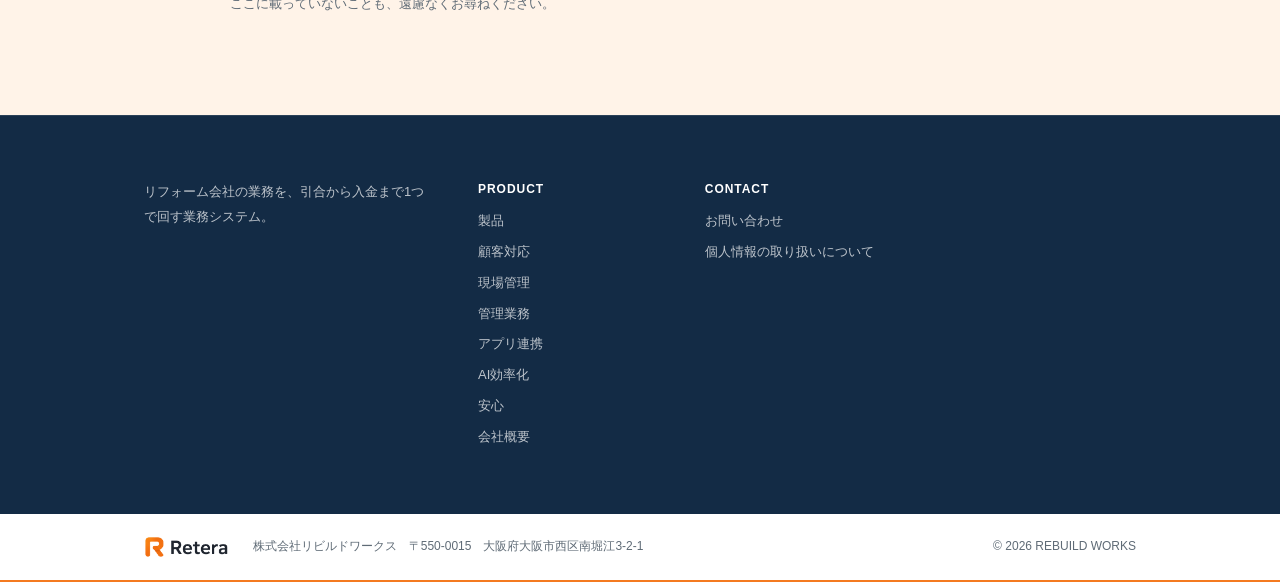
<file: contact.html>
<!DOCTYPE html>
<html lang="ja">
<head>
<meta charset="utf-8">
<meta name="viewport" content="width=device-width, initial-scale=1">
<title>お問い合わせ｜リフォーム業務システム Retera（リテラ）</title>
<meta name="description" content="Retera（リテラ）へのお問い合わせ。いま何本のシステムをお使いかを伺い、1つにまとめられるものと残した方がいいものを一緒に整理します。その場でご判断いただく必要はありません。">

<meta property="og:type" content="website">
<meta property="og:site_name" content="Retera（リテラ）">
<meta property="og:locale" content="ja_JP">
<meta property="og:title" content="お問い合わせ｜リフォーム業務システム Retera（リテラ）">
<meta property="og:description" content="Retera へのお問い合わせ。いま何本のシステムを使っているかを伺い、まとめられるものと残した方がいいものを一緒に整理します。">
<meta property="og:url" content="https://rebuildworks.co.jp/retera/contact.html">
<meta property="og:image" content="https://rebuildworks.co.jp/retera/img/ogp.png">
<meta property="og:image:width" content="1200">
<meta property="og:image:height" content="630">
<meta property="og:image:alt" content="バラバラのシステムを、1つに。Retera（リテラ）">
<meta name="twitter:card" content="summary_large_image">
<meta name="twitter:title" content="お問い合わせ｜リフォーム業務システム Retera（リテラ）">
<meta name="twitter:description" content="Retera へのお問い合わせ。いま何本のシステムを使っているかを伺い、まとめられるものと残した方がいいものを一緒に整理します。">
<meta name="twitter:image" content="https://rebuildworks.co.jp/retera/img/ogp.png">

<link rel="canonical" href="https://rebuildworks.co.jp/retera/contact.html">
<meta name="theme-color" content="#132B45">
<link rel="icon" href="img/retera-mark-512.png">
<link rel="icon" type="image/png" sizes="32x32" href="img/favicon-32.png">
<link rel="icon" type="image/png" sizes="16x16" href="img/favicon-16.png">
<link rel="apple-touch-icon" sizes="180x180" href="img/apple-touch-icon.png">

<script type="application/ld+json">
{
  "@context": "https://schema.org",
  "@graph": [
    {
      "@id": "https://rebuildworks.co.jp/#organization"
    },
    {
      "@type": "ContactPage",
      "name": "お問い合わせ｜Retera（リテラ）",
      "inLanguage": "ja",
      "mainEntity": {
        "@type": "Organization",
        "name": "株式会社リビルドワークス",
        "contactPoint": {
          "@type": "ContactPoint",
          "contactType": "sales",
          "telephone": "+81-6-6964-8777",
          "availableLanguage": "ja",
          "areaServed": "JP"
        }
      },
      "isPartOf": {
        "@id": "https://rebuildworks.co.jp/#website"
      }
    },
    {
      "@type": "BreadcrumbList",
      "itemListElement": [
        {
          "@type": "ListItem",
          "position": 1,
          "name": "ホーム",
          "item": "https://rebuildworks.co.jp/"
        },
        {
          "@type": "ListItem",
          "position": 2,
          "name": "Retera",
          "item": "https://rebuildworks.co.jp/retera/"
        },
        {
          "@type": "ListItem",
          "position": 3,
          "name": "お問い合わせ",
          "item": "https://rebuildworks.co.jp/retera/contact.html"
        }
      ]
    },
    {
      "@type": "FAQPage",
      "mainEntity": [
        {
          "@type": "Question",
          "name": "どんな会社に向いていますか。",
          "acceptedAnswer": {
            "@type": "Answer",
            "text": "リフォームの工事を自社で請ける、元請のリフォーム会社を想定しています。引合から入金までを一通り扱う会社ほど、つながる範囲が広くなります。不動産の仲介を兼ねている場合は、その反響も同じ台帳に載せられます。"
          }
        },
        {
          "@type": "Question",
          "name": "導入までの流れを教えてください。",
          "acceptedAnswer": {
            "@type": "Answer",
            "text": "まずご相談を伺います。そのうえでお見積りをお出しし、ご契約のあとに初期設定とデータの登録を行い、本番のご利用を開始いただきます。"
          }
        },
        {
          "@type": "Question",
          "name": "価格はどう決まりますか。",
          "acceptedAnswer": {
            "@type": "Answer",
            "text": "会社の規模と、どこまでお使いになるかで変わるため、サイトには掲載していません。ご相談の際に個別にご案内します。"
          }
        },
        {
          "@type": "Question",
          "name": "導入したあとのサポートはどうなりますか。",
          "acceptedAnswer": {
            "@type": "Answer",
            "text": "開発している会社が直接お受けします。平日は、メールとチャットでご連絡いただけます。"
          }
        },
        {
          "@type": "Question",
          "name": "いま使っているデータは移せますか。",
          "acceptedAnswer": {
            "@type": "Answer",
            "text": "移行のご相談は個別に承ります。いまどこに何があるかによって方法が変わりますので、まずは現状をお聞かせください。"
          }
        },
        {
          "@type": "Question",
          "name": "ほかのソフトと一緒に使えますか。",
          "acceptedAnswer": {
            "@type": "Answer",
            "text": "いまお使いの会計ソフトやチャットをやめていただく必要はありません。Retera と自動でつながるわけではありませんので、必要なものは残したまま、並行してお使いいただけます。電子契約は、オプションとして個別に対応します。"
          }
        }
      ]
    }
  ]
}
</script>
<link rel="stylesheet" href="style.css">

<script async src="https://www.googletagmanager.com/gtag/js?id=G-D5KDS50C9G"></script>
<script>
  window.dataLayer = window.dataLayer || [];
  function gtag(){dataLayer.push(arguments);}
  gtag('js', new Date());
  gtag('config', 'G-D5KDS50C9G');
</script>

</head>
<body>

<header class="site-header">
  <div class="container">
    <a class="brand" href="index.html"><img src="img/retera-logo.png" alt="Retera" width="593" height="154" decoding="async"></a>
    <button class="nav-toggle" type="button" aria-label="メニュー" aria-expanded="false"><span></span><span></span><span></span></button>
    <nav class="site-nav">
      <a href="index.html">製品</a>
      <a href="features-customer.html">顧客対応</a>
      <a href="features-site.html">現場管理</a>
      <a href="features-office.html">管理業務</a>
      <a href="features-connect.html">アプリ連携</a>
      <a href="features-ai.html">AI効率化</a>
      <a href="anshin.html">安心</a>
      <a href="/company.html">会社概要</a>
      <a href="contact.html" class="btn btn-primary btn-sm">相談する</a>
    </nav>
  </div>
</header>

<main>

<section class="contact-hero">
  <div class="container">
    <h1 class="h-hero">お問い合わせ</h1>
    <span class="ch-rule" aria-hidden="true"></span>
    <p class="lead measure">
      いま何本のシステムを使っているかを伺い、
      Retera にまとめられるものと、残した方がいいものを一緒に整理します。
      その場でご判断いただく必要はありません。
    </p>
  </div>
</section>

<section class="section section-white contact-form-sec">
  <div class="container">

    <p class="release-note">
      Retera は <b>2027 年 提供開始予定</b>です。導入のご相談は、先行して承っています。
    </p>

    <form class="form" id="contactForm" method="post" action="send.php" novalidate>

      <div class="hp" aria-hidden="true">
        <label for="website">ウェブサイト（入力しないでください）</label>
        <input type="text" id="website" name="website" tabindex="-1" autocomplete="off">
      </div>

      <div class="field">
        <label for="company">会社名<span class="req">*</span></label>
        <input type="text" id="company" name="company" required>
      </div>

      <div class="field">
        <label for="name">お名前<span class="req">*</span></label>
        <input type="text" id="name" name="name" required>
      </div>

      <div class="field">
        <label for="title">役職</label>
        <input type="text" id="title" name="title">
      </div>

      <div class="field">
        <label for="email">メールアドレス<span class="req">*</span></label>
        <input type="email" id="email" name="email" required>
      </div>

      <div class="field">
        <label for="tel">電話番号</label>
        <input type="tel" id="tel" name="tel">
      </div>

      <div class="field">
        <label for="size">社員数<span class="req">*</span></label>
        <select id="size" name="size" required>
          <option value="">選択してください</option>
          <option>〜10名</option>
          <option>11〜30名</option>
          <option>31〜100名</option>
          <option>101〜300名</option>
          <option>301名以上</option>
        </select>
      </div>

      <div class="field">
        <label>主な事業<span class="req">*</span></label>
        <div class="choices">
          <label class="choice"><input type="checkbox" name="business" value="元請のリフォーム・リノベーション">元請のリフォーム・リノベーション</label>
          <label class="choice"><input type="checkbox" name="business" value="不動産の仲介">不動産の仲介</label>
          <label class="choice"><input type="checkbox" name="business" value="中古の買取・再販">中古の買取・再販</label>
          <label class="choice"><input type="checkbox" name="business" value="新築">新築</label>
          <label class="choice"><input type="checkbox" name="business" value="その他">その他</label>
        </div>
      </div>

      <div class="field">
        <label for="systems">いま使っているシステム</label>
        <p class="hint">
          工事管理・顧客管理・見積・会計など、いま使っているものを差し支えのない範囲でお書きください。
          Excel や紙で管理されている場合は、そのようにお書きいただければ十分です。
        </p>
        <textarea id="systems" name="systems"></textarea>
      </div>

      <div class="field">
        <label for="issue">困っていること</label>
        <textarea id="issue" name="issue"></textarea>
      </div>

      <div class="field">
        <label for="timing">ご検討の時期</label>
        <select id="timing" name="timing">
          <option value="">選択してください</option>
          <option>できるだけ早く</option>
          <option>半年以内</option>
          <option>1年以内</option>
          <option>まだ決めていない・情報収集</option>
        </select>
      </div>

      <div class="field">
        <label class="consent">
          <input type="checkbox" id="consent" name="consent" required>
          <span><a href="/privacy.html">個人情報の取り扱いについて</a>に同意します<span class="req">*</span></span>
        </label>
      </div>

      <button type="submit" class="btn-cta form-submit">送信する</button>
    </form>

    <div class="callout" id="thanks" hidden style="margin-top: var(--space-7)">
      <p class="emph">送信しました。ありがとうございます。</p>
      <p>内容を確認のうえ、担当よりご連絡いたします。<br>
        お急ぎの場合は、お手数ですが下記までご連絡ください。</p>
      <p style="margin:0">株式会社リビルドワークス　06-6964-8777</p>
    </div>

    <div class="callout callout-warn" id="senderr" hidden style="margin-top: var(--space-7)">
      <p class="emph">送信できませんでした。</p>
      <p id="senderrMsg">お手数ですが、時間をおいてもう一度お試しください。</p>
      <p>お急ぎの場合は、下記までご連絡ください。<br>
        株式会社リビルドワークス　06-6964-8777</p>
    </div>

  </div>
</section>

<section class="section section-cream faq-sec">
  <div class="container">
    <h2 class="h-section">よくあるご質問</h2>

    <dl class="faq">
      <div class="faq-item">
        <dt>どんな会社に向いていますか。</dt>
        <dd>リフォームの工事を自社で請ける、元請のリフォーム会社を想定しています。引合から入金までを一通り扱う会社ほど、つながる範囲が広くなります。不動産の仲介を兼ねている場合は、その反響も同じ台帳に載せられます。</dd>
      </div>

      <div class="faq-item">
        <dt>導入までの流れを教えてください。</dt>
        <dd>まずご相談を伺います。そのうえでお見積りをお出しし、ご契約のあとに初期設定とデータの登録を行い、本番のご利用を開始いただきます。</dd>
      </div>

      <div class="faq-item">
        <dt>価格はどう決まりますか。</dt>
        <dd>会社の規模と、どこまでお使いになるかで変わるため、サイトには掲載していません。ご相談の際に個別にご案内します。</dd>
      </div>

      <div class="faq-item">
        <dt>導入したあとのサポートはどうなりますか。</dt>
        <dd>開発している会社が直接お受けします。平日は、メールとチャットでご連絡いただけます。</dd>
      </div>

      <div class="faq-item">
        <dt>いま使っているデータは移せますか。</dt>
        <dd>移行のご相談は個別に承ります。いまどこに何があるかによって方法が変わりますので、まずは現状をお聞かせください。</dd>
      </div>

      <div class="faq-item">
        <dt>ほかのソフトと一緒に使えますか。</dt>
        <dd>いまお使いの会計ソフトやチャットをやめていただく必要はありません。Retera と自動でつながるわけではありませんので、必要なものは残したまま、並行してお使いいただけます。電子契約は、オプションとして個別に対応します。</dd>
      </div>
    </dl>

    <p class="faq-foot">ここに載っていないことも、遠慮なくお尋ねください。</p>
  </div>
</section>

</main>

<footer class="site-footer">
  
  <div class="footer-top">
    <div class="container">
      <div class="footer-grid">
        <div class="footer-brand">
          <p>リフォーム会社の業務を、引合から入金まで1つで回す業務システム。</p>
        </div>
        <div class="footer-col">
          <h2>PRODUCT</h2>
          <ul>
            <li><a href="index.html">製品</a></li>
            <li><a href="features-customer.html">顧客対応</a></li>
            <li><a href="features-site.html">現場管理</a></li>
            <li><a href="features-office.html">管理業務</a></li>
            <li><a href="features-connect.html">アプリ連携</a></li>
            <li><a href="features-ai.html">AI効率化</a></li>
            <li><a href="anshin.html">安心</a></li>
            <li><a href="/company.html">会社概要</a></li>
          </ul>
        </div>
        <div class="footer-col">
          <h2>CONTACT</h2>
          <ul>
            <li><a href="contact.html">お問い合わせ</a></li>
            <li><a href="/privacy.html">個人情報の取り扱いについて</a></li>
          </ul>
        </div>
      </div>
    </div>
  </div>

  <div class="footer-base">
    <div class="container">
      <img src="img/retera-logo.png" alt="Retera" width="593" height="154" decoding="async" loading="lazy">
      <span>株式会社リビルドワークス　〒550-0015　大阪府大阪市西区南堀江3-2-1</span>
      <span>&copy; 2026 REBUILD WORKS</span>
    </div>
  </div>
</footer>

<script>
/* 送信は send.php が行う。
   ここでは (1) 送る前の入力チェック (2) 戻ってきたときの結果表示 だけをする。 */
(function () {
  var form = document.getElementById('contactForm');

  form.addEventListener('submit', function (e) {
    if (!this.checkValidity()) { e.preventDefault(); this.reportValidity(); return; }
    var btn = this.querySelector('.form-submit');
    if (btn) { btn.disabled = true; btn.textContent = '送信しています…'; }
  });

  var q = new URLSearchParams(location.search);

  if (q.get('sent') === '1') {
    form.hidden = true;
    var thanks = document.getElementById('thanks');
    thanks.hidden = false;
    thanks.scrollIntoView({ behavior: 'smooth', block: 'center' });
    /* GA4:lead:begin */
    /* 問い合わせ完了をコンバージョンとして記録する。GA4 未導入でも落ちない */
    if (typeof gtag === 'function') { gtag('event', 'generate_lead', { form: 'contact' }); }
    /* GA4:lead:end */
  } else if (q.get('error')) {
    var msg = {
      required: '必須の項目が入力されていませんでした。もう一度ご確認ください。',
      email: 'メールアドレスの形式をご確認ください。',
      send: 'サーバー側で送信に失敗しました。お手数ですが、時間をおいてもう一度お試しください。',
      method: 'ページを直接開かれたようです。フォームからもう一度お試しください。'
    }[q.get('error')];
    var box = document.getElementById('senderr');
    if (msg) { document.getElementById('senderrMsg').textContent = msg; }
    box.hidden = false;
    box.scrollIntoView({ behavior: 'smooth', block: 'center' });
  }
})();
</script>

<script>
/* 390px: ロゴ＋問い合わせを優先し、他はハンバーガーに畳む */
(function () {
  var t = document.querySelector('.nav-toggle'), n = document.querySelector('.site-nav');
  if (!t || !n) return;
  t.addEventListener('click', function () {
    var open = n.classList.toggle('open');
    t.setAttribute('aria-expanded', open ? 'true' : 'false');
  });
})();
</script>
</body>
</html>
</file>
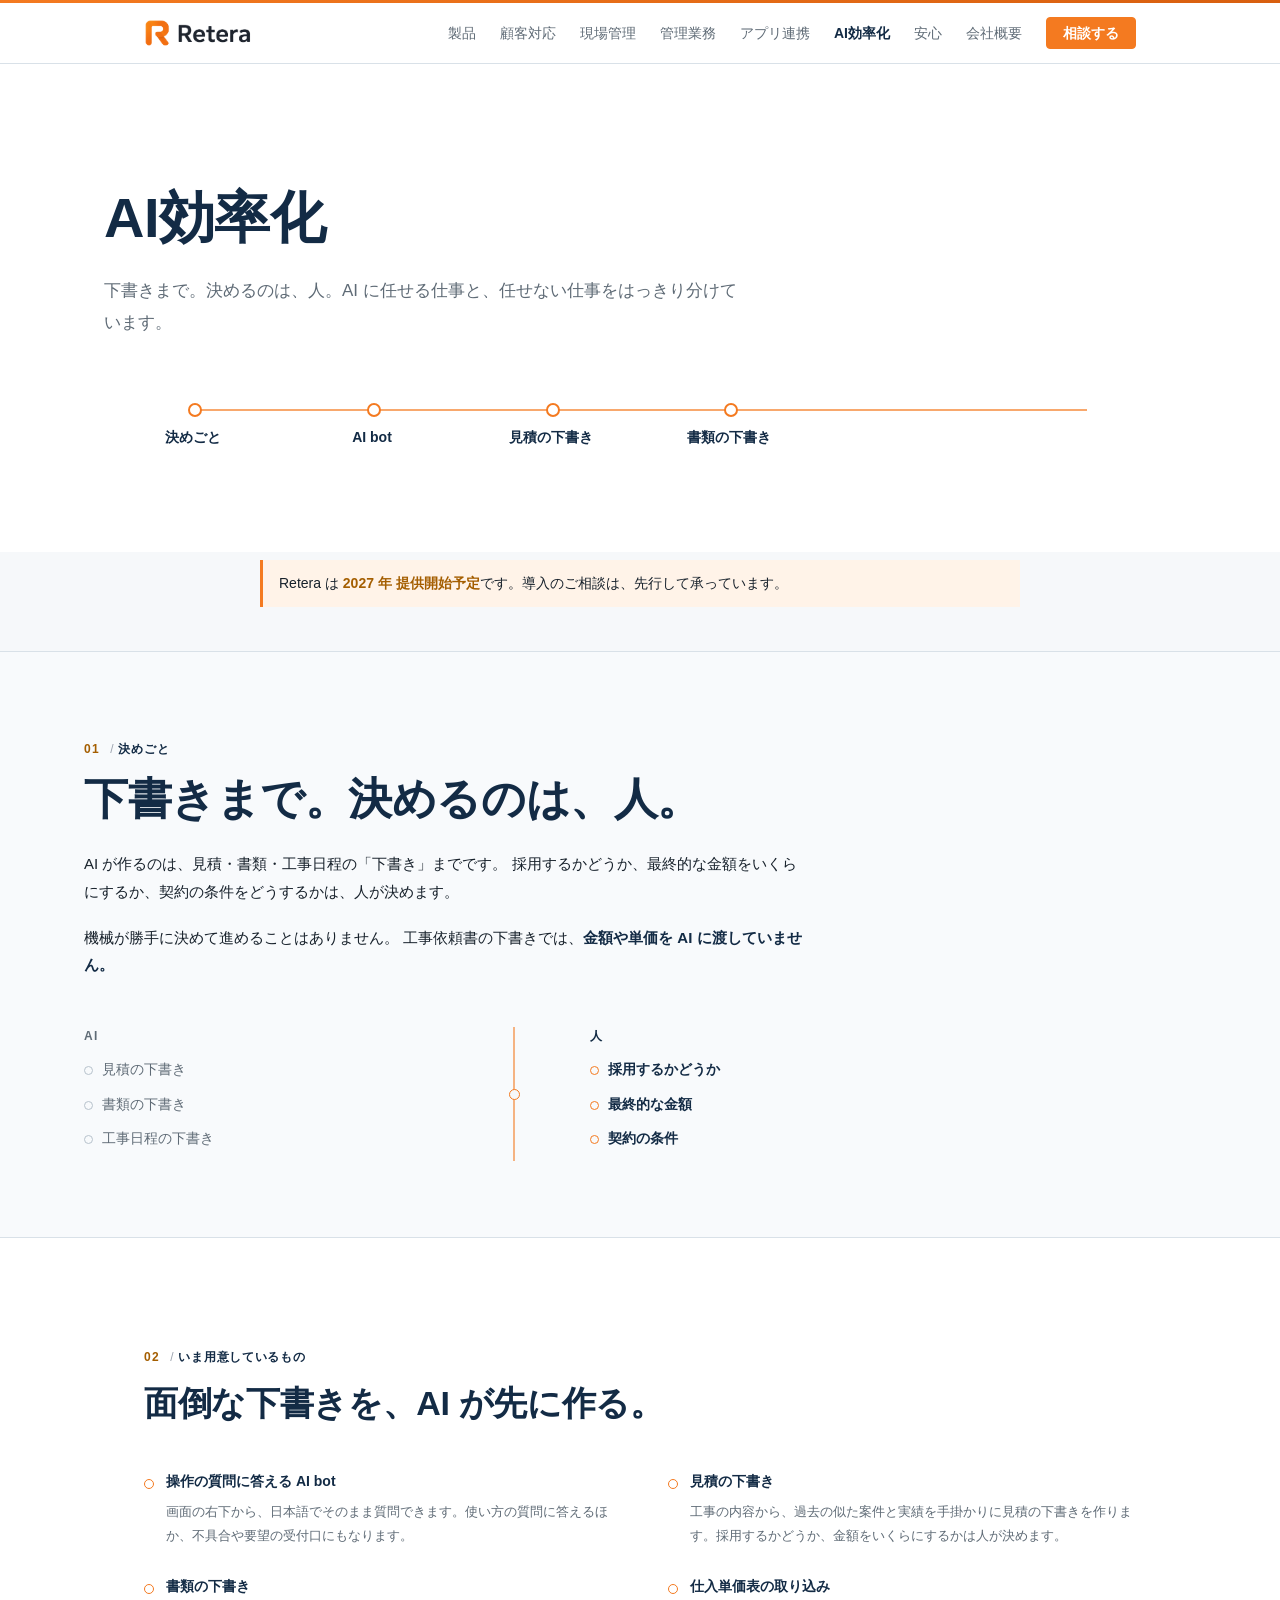
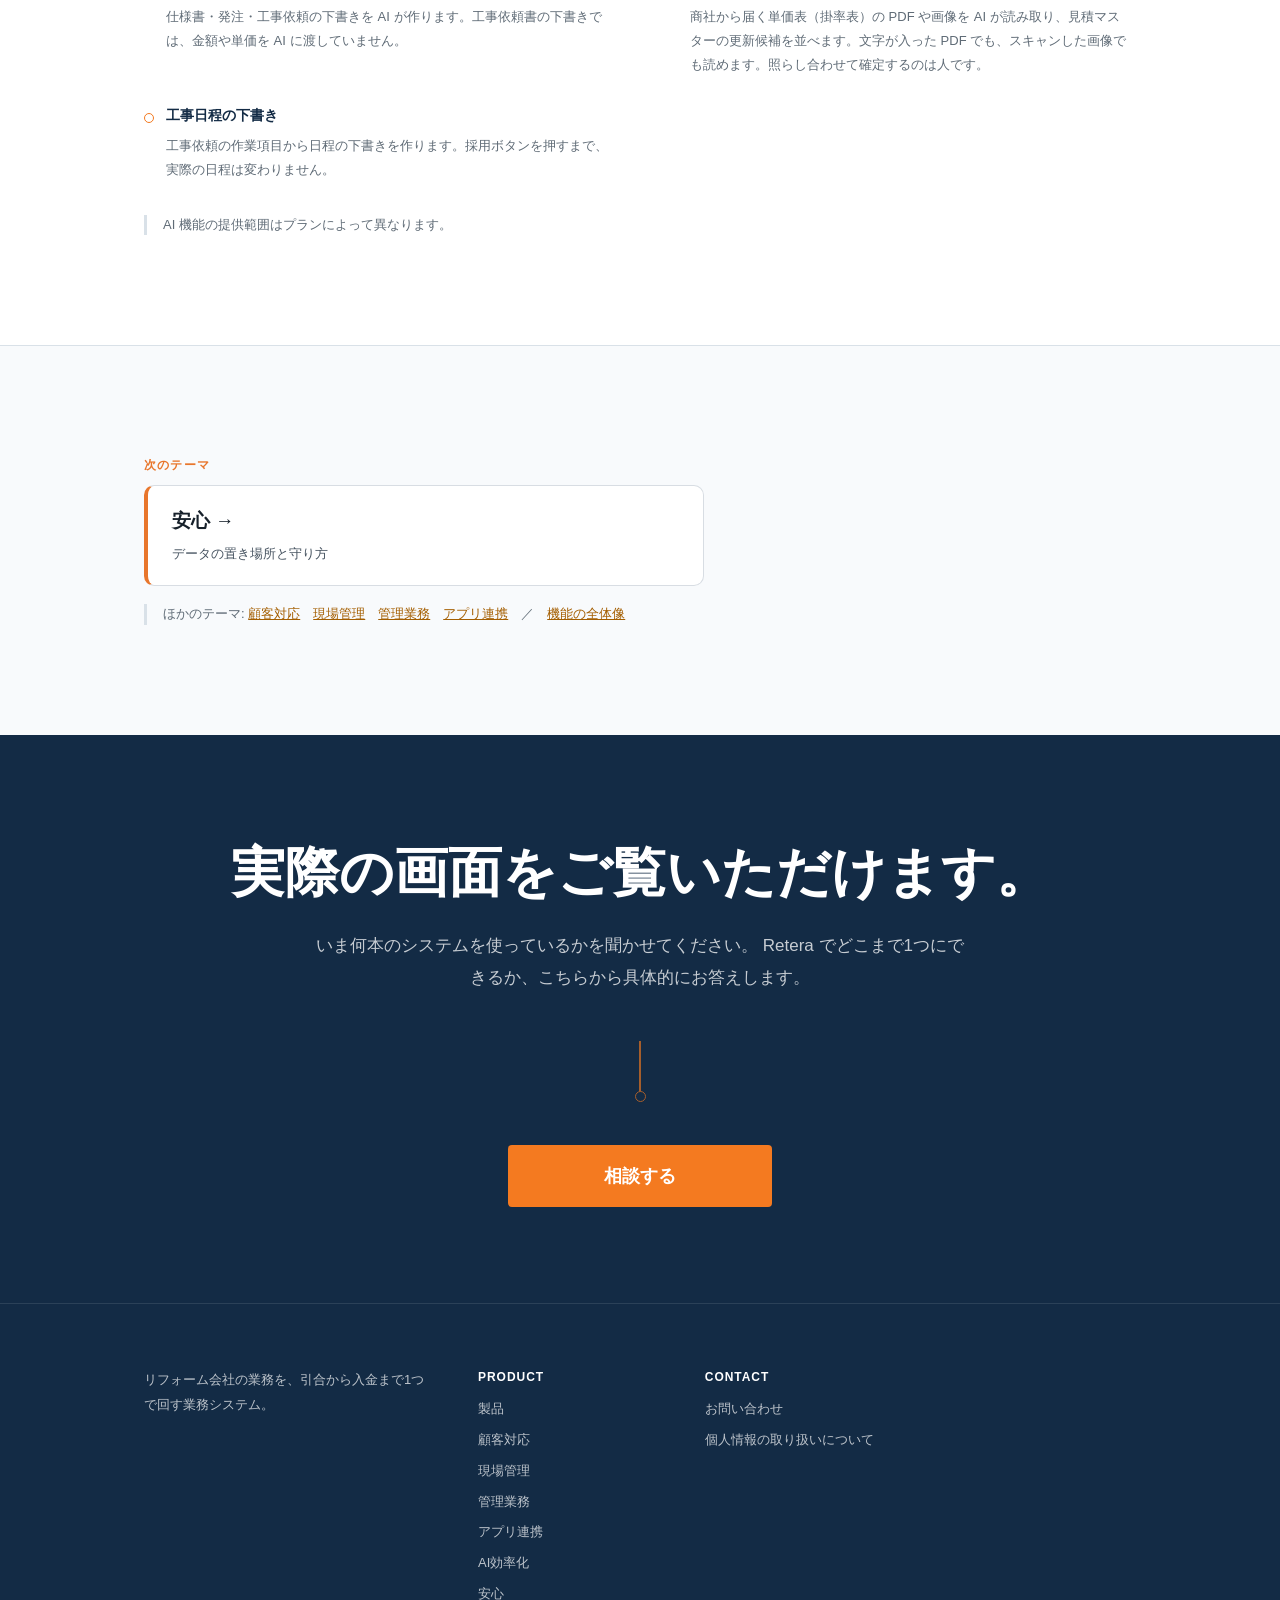
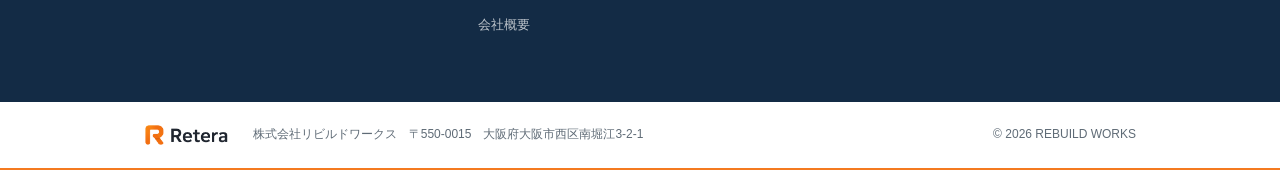
<file: features-ai.html>
<!DOCTYPE html>
<html lang="ja">
<head>
<meta charset="utf-8">
<meta name="viewport" content="width=device-width, initial-scale=1">
<title>AI効率化｜リフォーム業務システム Retera（リテラ）</title>
<meta name="description" content="AI は下書きまで。決めるのは人。操作の質問に答える AI bot、見積・仕様書・発注・工事依頼の下書きなど、Retera の AI 機能の決めごとと中身を説明します。">

<meta property="og:type" content="website">
<meta property="og:site_name" content="Retera（リテラ）">
<meta property="og:locale" content="ja_JP">
<meta property="og:title" content="AI効率化｜Retera（リテラ）">
<meta property="og:description" content="AI は下書きまで。決めるのは人。操作の質問に答える AI bot、見積・仕様書・発注・工事依頼の下書きなど、Retera の AI 機能の決めごとと中身を説明します。">
<meta property="og:url" content="https://rebuildworks.co.jp/retera/features-ai.html">
<meta property="og:image" content="https://rebuildworks.co.jp/retera/img/ogp.png">
<meta property="og:image:width" content="1200">
<meta property="og:image:height" content="630">
<meta property="og:image:alt" content="バラバラのシステムを、1つに。Retera（リテラ）">
<meta name="twitter:card" content="summary_large_image">
<meta name="twitter:title" content="AI効率化｜Retera（リテラ）">
<meta name="twitter:description" content="AI は下書きまで。決めるのは人。操作の質問に答える AI bot、見積・仕様書・発注・工事依頼の下書きなど、Retera の AI 機能の決めごとと中身を説明します。">
<meta name="twitter:image" content="https://rebuildworks.co.jp/retera/img/ogp.png">

<link rel="canonical" href="https://rebuildworks.co.jp/retera/features-ai.html">
<meta name="theme-color" content="#132B45">
<link rel="icon" href="img/retera-mark-512.png">
<link rel="icon" type="image/png" sizes="32x32" href="img/favicon-32.png">
<link rel="icon" type="image/png" sizes="16x16" href="img/favicon-16.png">
<link rel="apple-touch-icon" sizes="180x180" href="img/apple-touch-icon.png">

<script type="application/ld+json">
{
  "@context": "https://schema.org",
  "@graph": [
    {
      "@id": "https://rebuildworks.co.jp/#organization"
    },
    {
      "@type": "WebPage",
      "name": "AI効率化｜Retera（リテラ）",
      "inLanguage": "ja",
      "description": "Retera でできることを、引合から入金までの流れに沿って紹介します。",
      "about": {
        "@type": "SoftwareApplication",
        "name": "Retera"
      },
      "isPartOf": {
        "@id": "https://rebuildworks.co.jp/#website"
      }
    },
    {
      "@type": "BreadcrumbList",
      "itemListElement": [
        {
          "@type": "ListItem",
          "position": 1,
          "name": "ホーム",
          "item": "https://rebuildworks.co.jp/"
        },
        {
          "@type": "ListItem",
          "position": 2,
          "name": "Retera",
          "item": "https://rebuildworks.co.jp/retera/"
        },
        {
          "@type": "ListItem",
          "position": 3,
          "name": "AI効率化",
          "item": "https://rebuildworks.co.jp/retera/features-ai.html"
        }
      ]
    }
  ]
}
</script>
<link rel="stylesheet" href="style.css">

<script async src="https://www.googletagmanager.com/gtag/js?id=G-D5KDS50C9G"></script>
<script>
  window.dataLayer = window.dataLayer || [];
  function gtag(){dataLayer.push(arguments);}
  gtag('js', new Date());
  gtag('config', 'G-D5KDS50C9G');
</script>

<style>
.next-label { font-size: 12px; font-weight: 700; letter-spacing: .1em; color: #E8762C; margin: 0 0 10px; }
.next-card { display: block; max-width: 560px; background: #fff; border: 1px solid #d8dde3; border-left: 4px solid #E8762C; border-radius: 10px; padding: 20px 24px; text-decoration: none; color: inherit; transition: border-color .15s, box-shadow .15s; }
.next-card:hover { border-color: #E8762C; box-shadow: 0 2px 10px rgba(19,43,69,.08); }
.next-title { display: block; font-size: 19px; font-weight: 700; margin-bottom: 4px; }
.next-desc { font-size: 13px; color: #45525f; }
.next-others { margin-top: 18px; }
</style>
</head>
<body>

<header class="site-header">
  <div class="container">
    <a class="brand" href="index.html"><img src="img/retera-logo.png" alt="Retera" width="593" height="154" decoding="async"></a>
    <button class="nav-toggle" type="button" aria-label="メニュー" aria-expanded="false"><span></span><span></span><span></span></button>
    <nav class="site-nav">
      <a href="index.html">製品</a>
      <a href="features-customer.html">顧客対応</a>
      <a href="features-site.html">現場管理</a>
      <a href="features-office.html">管理業務</a>
      <a href="features-connect.html">アプリ連携</a>
      <a href="features-ai.html" class="current">AI効率化</a>
      <a href="anshin.html">安心</a>
      <a href="/company.html">会社概要</a>
      <a href="contact.html" class="btn btn-primary btn-sm">相談する</a>
    </nav>
  </div>
</header>

<main>

<section class="section feat-hero">
  <div class="container">
    <h1 class="h-hero">AI効率化</h1>
    <p class="lead feat-hero-lead">下書きまで。決めるのは、人。AI に任せる仕事と、任せない仕事をはっきり分けています。</p>
    <ol class="featline">
      <li>決めごと</li>
      <li>AI bot</li>
      <li>見積の下書き</li>
      <li>書類の下書き</li>
    </ol>
  </div>
</section>

<div class="container release-wrap">
    <p class="release-note">
      Retera は <b>2027 年 提供開始予定</b>です。導入のご相談は、先行して承っています。
    </p>
</div>
<section class="section section-alt ai-sec">
  <div class="container">
    <p class="fstage"><b>01</b><span>決めごと</span></p>
    <h2 class="h-section">下書きまで。決めるのは、人。</h2>

        <div class="measure ai-body">
      <p>
        AI が作るのは、見積・書類・工事日程の「下書き」までです。
        採用するかどうか、最終的な金額をいくらにするか、契約の条件をどうするかは、人が決めます。
      </p>
      <p>
        機械が勝手に決めて進めることはありません。
        工事依頼書の下書きでは、<span class="emph">金額や単価を AI に渡していません。</span>
      </p>
    </div>

    <div class="ai-split">
      <div class="ai-col ai-machine">
        <p class="ai-label">AI</p>
        <ul>
          <li>見積の下書き</li>
          <li>書類の下書き</li>
          <li>工事日程の下書き</li>
        </ul>
      </div>
      <div class="ai-col ai-human">
        <p class="ai-label">人</p>
        <ul>
          <li>採用するかどうか</li>
          <li>最終的な金額</li>
          <li>契約の条件</li>
        </ul>
      </div>
    </div>
  </div>
</section>

<section class="section section-white">
  <div class="container">
    <p class="fstage"><b>02</b><span>いま用意しているもの</span></p>
    <h2 class="h-section">面倒な下書きを、AI が先に作る。</h2>
    <ul class="lead-pts">
      <li>
        <h3>操作の質問に答える AI bot</h3>
        <p>画面の右下から、日本語でそのまま質問できます。使い方の質問に答えるほか、不具合や要望の受付口にもなります。</p>
      </li>
      <li>
        <h3>見積の下書き</h3>
        <p>工事の内容から、過去の似た案件と実績を手掛かりに見積の下書きを作ります。採用するかどうか、金額をいくらにするかは人が決めます。</p>
      </li>
      <li>
        <h3>書類の下書き</h3>
        <p>仕様書・発注・工事依頼の下書きを AI が作ります。工事依頼書の下書きでは、金額や単価を AI に渡していません。</p>
      </li>
      <li>
        <h3>仕入単価表の取り込み</h3>
        <p>商社から届く単価表（掛率表）の PDF や画像を AI が読み取り、見積マスターの更新候補を並べます。文字が入った PDF でも、スキャンした画像でも読めます。照らし合わせて確定するのは人です。</p>
      </li>
      <li>
        <h3>工事日程の下書き</h3>
        <p>工事依頼の作業項目から日程の下書きを作ります。採用ボタンを押すまで、実際の日程は変わりません。</p>
      </li>
    </ul>
    <p class="feat-note measure">AI 機能の提供範囲はプランによって異なります。</p>
  </div>
</section>

<section class="section section-alt next-sec">
  <div class="container">
    <p class="next-label">次のテーマ</p>
    <a class="next-card" href="anshin.html">
      <span class="next-title">安心 →</span>
      <span class="next-desc">データの置き場所と守り方</span>
    </a>
    <p class="feat-note next-others">ほかのテーマ: <a href="features-customer.html">顧客対応</a>　<a href="features-site.html">現場管理</a>　<a href="features-office.html">管理業務</a>　<a href="features-connect.html">アプリ連携</a>　／　<a href="features.html">機能の全体像</a></p>
  </div>
</section>

<section class="feat-close">
  <div class="container">
    <h2>実際の画面をご覧いただけます。</h2>
    <p class="fc-lead">
      いま何本のシステムを使っているかを聞かせてください。
      Retera でどこまで1つにできるか、こちらから具体的にお答えします。
    </p>

    <div class="fc-drop" aria-hidden="true"></div>

    <a href="contact.html" class="btn-cta fc-btn">相談する</a>
  </div>
</section>

</main>

<footer class="site-footer">
  
  <div class="footer-top">
    <div class="container">
      <div class="footer-grid">
        <div class="footer-brand">
          <p>リフォーム会社の業務を、引合から入金まで1つで回す業務システム。</p>
        </div>
        <div class="footer-col">
          <h2>PRODUCT</h2>
          <ul>
            <li><a href="index.html">製品</a></li>
            <li><a href="features-customer.html">顧客対応</a></li>
            <li><a href="features-site.html">現場管理</a></li>
            <li><a href="features-office.html">管理業務</a></li>
            <li><a href="features-connect.html">アプリ連携</a></li>
            <li><a href="features-ai.html">AI効率化</a></li>
            <li><a href="anshin.html">安心</a></li>
            <li><a href="/company.html">会社概要</a></li>
          </ul>
        </div>
        <div class="footer-col">
          <h2>CONTACT</h2>
          <ul>
            <li><a href="contact.html">お問い合わせ</a></li>
            <li><a href="/privacy.html">個人情報の取り扱いについて</a></li>
          </ul>
        </div>
      </div>
    </div>
  </div>

  <div class="footer-base">
    <div class="container">
      <img src="img/retera-logo.png" alt="Retera" width="593" height="154" decoding="async" loading="lazy">
      <span>株式会社リビルドワークス　〒550-0015　大阪府大阪市西区南堀江3-2-1</span>
      <span>&copy; 2026 REBUILD WORKS</span>
    </div>
  </div>
</footer>

<script>
/* 390px: ロゴ＋問い合わせを優先し、他はハンバーガーに畳む */
(function () {
  var t = document.querySelector('.nav-toggle'), n = document.querySelector('.site-nav');
  if (!t || !n) return;
  t.addEventListener('click', function () {
    var open = n.classList.toggle('open');
    t.setAttribute('aria-expanded', open ? 'true' : 'false');
  });
})();
</script>
</body>
</html>
</file>
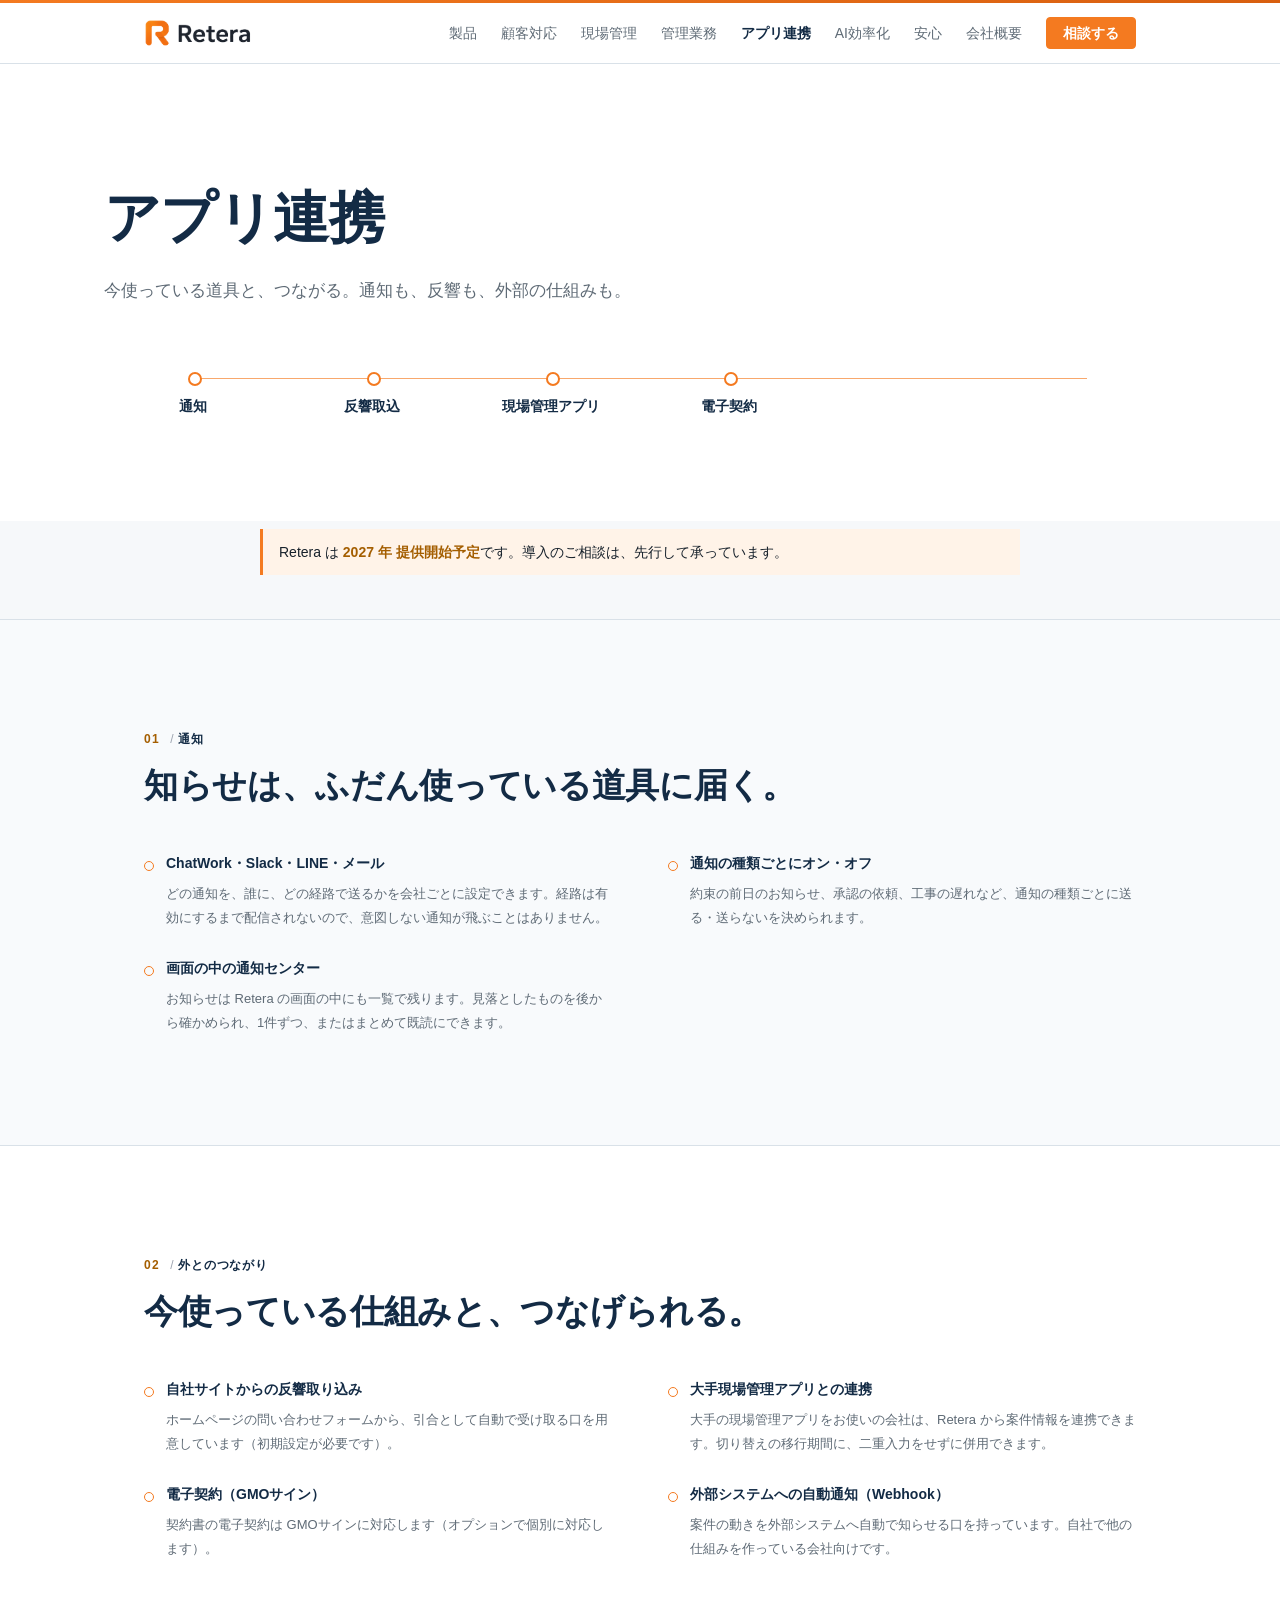
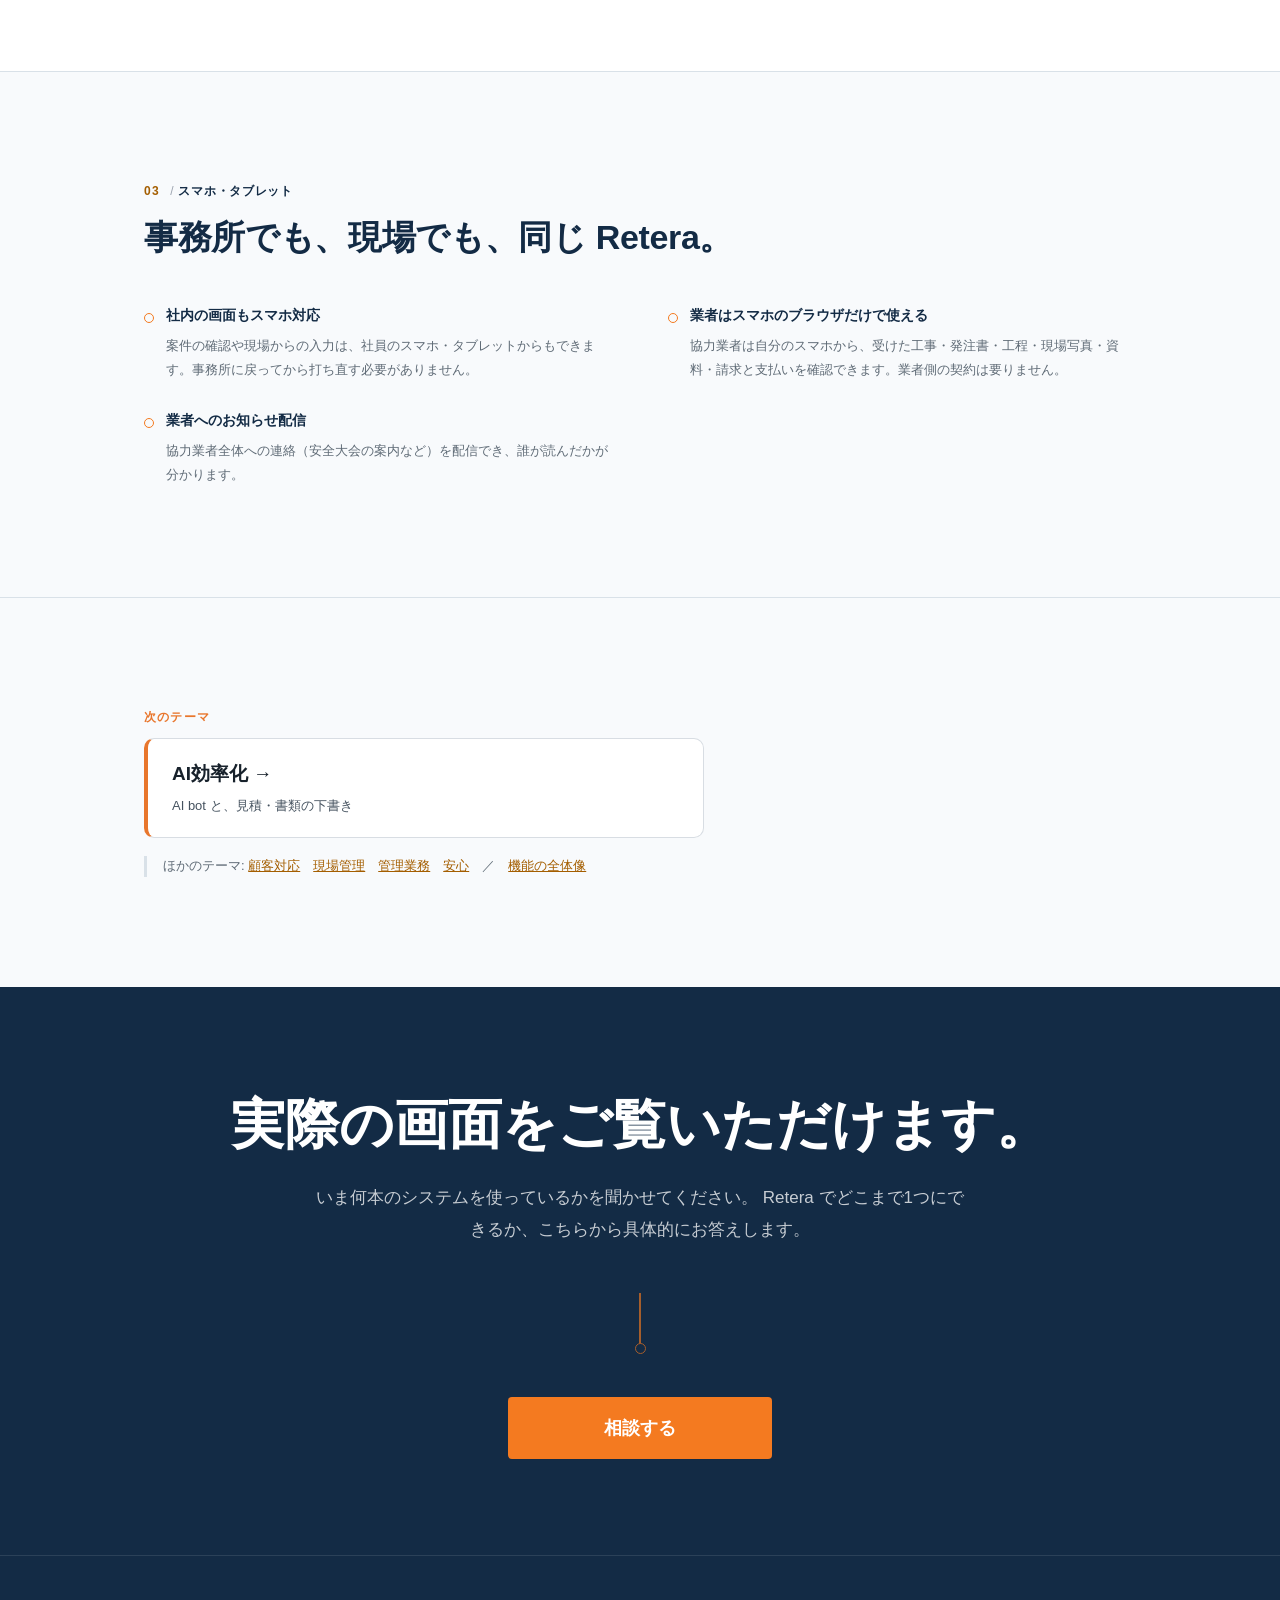
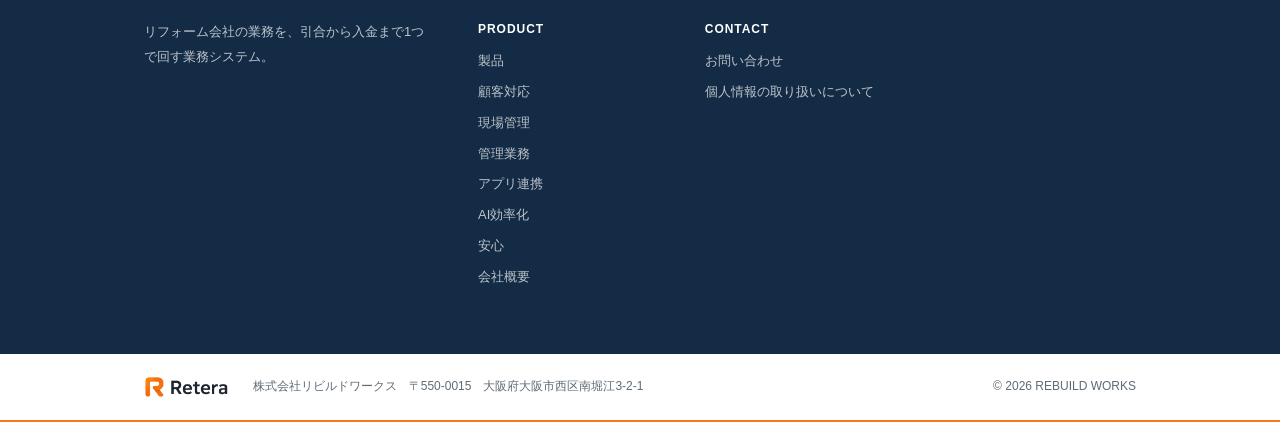
<file: features-connect.html>
<!DOCTYPE html>
<html lang="ja">
<head>
<meta charset="utf-8">
<meta name="viewport" content="width=device-width, initial-scale=1">
<title>アプリ連携｜リフォーム業務システム Retera（リテラ）</title>
<meta name="description" content="ChatWork・Slack・LINE・メールへの通知、自社サイトからの反響取り込み、大手現場管理アプリとの連携、電子契約、Webhook。今使っている道具と Retera をつなげます。">

<meta property="og:type" content="website">
<meta property="og:site_name" content="Retera（リテラ）">
<meta property="og:locale" content="ja_JP">
<meta property="og:title" content="アプリ連携｜Retera（リテラ）">
<meta property="og:description" content="ChatWork・Slack・LINE・メールへの通知、自社サイトからの反響取り込み、大手現場管理アプリとの連携、電子契約、Webhook。今使っている道具と Retera をつなげます。">
<meta property="og:url" content="https://rebuildworks.co.jp/retera/features-connect.html">
<meta property="og:image" content="https://rebuildworks.co.jp/retera/img/ogp.png">
<meta property="og:image:width" content="1200">
<meta property="og:image:height" content="630">
<meta property="og:image:alt" content="バラバラのシステムを、1つに。Retera（リテラ）">
<meta name="twitter:card" content="summary_large_image">
<meta name="twitter:title" content="アプリ連携｜Retera（リテラ）">
<meta name="twitter:description" content="ChatWork・Slack・LINE・メールへの通知、自社サイトからの反響取り込み、大手現場管理アプリとの連携、電子契約、Webhook。今使っている道具と Retera をつなげます。">
<meta name="twitter:image" content="https://rebuildworks.co.jp/retera/img/ogp.png">

<link rel="canonical" href="https://rebuildworks.co.jp/retera/features-connect.html">
<meta name="theme-color" content="#132B45">
<link rel="icon" href="img/retera-mark-512.png">
<link rel="icon" type="image/png" sizes="32x32" href="img/favicon-32.png">
<link rel="icon" type="image/png" sizes="16x16" href="img/favicon-16.png">
<link rel="apple-touch-icon" sizes="180x180" href="img/apple-touch-icon.png">

<script type="application/ld+json">
{
  "@context": "https://schema.org",
  "@graph": [
    {
      "@id": "https://rebuildworks.co.jp/#organization"
    },
    {
      "@type": "WebPage",
      "name": "アプリ連携｜Retera（リテラ）",
      "inLanguage": "ja",
      "description": "Retera でできることを、引合から入金までの流れに沿って紹介します。",
      "about": {
        "@type": "SoftwareApplication",
        "name": "Retera"
      },
      "isPartOf": {
        "@id": "https://rebuildworks.co.jp/#website"
      }
    },
    {
      "@type": "BreadcrumbList",
      "itemListElement": [
        {
          "@type": "ListItem",
          "position": 1,
          "name": "ホーム",
          "item": "https://rebuildworks.co.jp/"
        },
        {
          "@type": "ListItem",
          "position": 2,
          "name": "Retera",
          "item": "https://rebuildworks.co.jp/retera/"
        },
        {
          "@type": "ListItem",
          "position": 3,
          "name": "アプリ連携",
          "item": "https://rebuildworks.co.jp/retera/features-connect.html"
        }
      ]
    }
  ]
}
</script>
<link rel="stylesheet" href="style.css">

<script async src="https://www.googletagmanager.com/gtag/js?id=G-D5KDS50C9G"></script>
<script>
  window.dataLayer = window.dataLayer || [];
  function gtag(){dataLayer.push(arguments);}
  gtag('js', new Date());
  gtag('config', 'G-D5KDS50C9G');
</script>

<style>
.next-label { font-size: 12px; font-weight: 700; letter-spacing: .1em; color: #E8762C; margin: 0 0 10px; }
.next-card { display: block; max-width: 560px; background: #fff; border: 1px solid #d8dde3; border-left: 4px solid #E8762C; border-radius: 10px; padding: 20px 24px; text-decoration: none; color: inherit; transition: border-color .15s, box-shadow .15s; }
.next-card:hover { border-color: #E8762C; box-shadow: 0 2px 10px rgba(19,43,69,.08); }
.next-title { display: block; font-size: 19px; font-weight: 700; margin-bottom: 4px; }
.next-desc { font-size: 13px; color: #45525f; }
.next-others { margin-top: 18px; }
</style>
</head>
<body>

<header class="site-header">
  <div class="container">
    <a class="brand" href="index.html"><img src="img/retera-logo.png" alt="Retera" width="593" height="154" decoding="async"></a>
    <button class="nav-toggle" type="button" aria-label="メニュー" aria-expanded="false"><span></span><span></span><span></span></button>
    <nav class="site-nav">
      <a href="index.html">製品</a>
      <a href="features-customer.html">顧客対応</a>
      <a href="features-site.html">現場管理</a>
      <a href="features-office.html">管理業務</a>
      <a href="features-connect.html" class="current">アプリ連携</a>
      <a href="features-ai.html">AI効率化</a>
      <a href="anshin.html">安心</a>
      <a href="/company.html">会社概要</a>
      <a href="contact.html" class="btn btn-primary btn-sm">相談する</a>
    </nav>
  </div>
</header>

<main>

<section class="section feat-hero">
  <div class="container">
    <h1 class="h-hero">アプリ連携</h1>
    <p class="lead feat-hero-lead">今使っている道具と、つながる。通知も、反響も、外部の仕組みも。</p>
    <ol class="featline">
      <li>通知</li>
      <li>反響取込</li>
      <li>現場管理アプリ</li>
      <li>電子契約</li>
    </ol>
  </div>
</section>

<div class="container release-wrap">
    <p class="release-note">
      Retera は <b>2027 年 提供開始予定</b>です。導入のご相談は、先行して承っています。
    </p>
</div>
<section class="section section-alt">
  <div class="container">
    <p class="fstage"><b>01</b><span>通知</span></p>
    <h2 class="h-section">知らせは、ふだん使っている道具に届く。</h2>
    <ul class="lead-pts">
      <li>
        <h3>ChatWork・Slack・LINE・メール</h3>
        <p>どの通知を、誰に、どの経路で送るかを会社ごとに設定できます。経路は有効にするまで配信されないので、意図しない通知が飛ぶことはありません。</p>
      </li>
      <li>
        <h3>通知の種類ごとにオン・オフ</h3>
        <p>約束の前日のお知らせ、承認の依頼、工事の遅れなど、通知の種類ごとに送る・送らないを決められます。</p>
      </li>
      <li>
        <h3>画面の中の通知センター</h3>
        <p>お知らせは Retera の画面の中にも一覧で残ります。見落としたものを後から確かめられ、1件ずつ、またはまとめて既読にできます。</p>
      </li>
    </ul>
  </div>
</section>

<section class="section section-white">
  <div class="container">
    <p class="fstage"><b>02</b><span>外とのつながり</span></p>
    <h2 class="h-section">今使っている仕組みと、つなげられる。</h2>
    <ul class="lead-pts">
      <li>
        <h3>自社サイトからの反響取り込み</h3>
        <p>ホームページの問い合わせフォームから、引合として自動で受け取る口を用意しています（初期設定が必要です）。</p>
      </li>
      <li>
        <h3>大手現場管理アプリとの連携</h3>
        <p>大手の現場管理アプリをお使いの会社は、Retera から案件情報を連携できます。切り替えの移行期間に、二重入力をせずに併用できます。</p>
      </li>
      <li>
        <h3>電子契約（GMOサイン）</h3>
        <p>契約書の電子契約は GMOサインに対応します（オプションで個別に対応します）。</p>
      </li>
      <li>
        <h3>外部システムへの自動通知（Webhook）</h3>
        <p>案件の動きを外部システムへ自動で知らせる口を持っています。自社で他の仕組みを作っている会社向けです。</p>
      </li>
    </ul>
  </div>
</section>

<section class="section section-alt">
  <div class="container">
    <p class="fstage"><b>03</b><span>スマホ・タブレット</span></p>
    <h2 class="h-section">事務所でも、現場でも、同じ Retera。</h2>
    <ul class="lead-pts">
      <li>
        <h3>社内の画面もスマホ対応</h3>
        <p>案件の確認や現場からの入力は、社員のスマホ・タブレットからもできます。事務所に戻ってから打ち直す必要がありません。</p>
      </li>
      <li>
        <h3>業者はスマホのブラウザだけで使える</h3>
        <p>協力業者は自分のスマホから、受けた工事・発注書・工程・現場写真・資料・請求と支払いを確認できます。業者側の契約は要りません。</p>
      </li>
      <li>
        <h3>業者へのお知らせ配信</h3>
        <p>協力業者全体への連絡（安全大会の案内など）を配信でき、誰が読んだかが分かります。</p>
      </li>
    </ul>
  </div>
</section>

<section class="section section-alt next-sec">
  <div class="container">
    <p class="next-label">次のテーマ</p>
    <a class="next-card" href="features-ai.html">
      <span class="next-title">AI効率化 →</span>
      <span class="next-desc">AI bot と、見積・書類の下書き</span>
    </a>
    <p class="feat-note next-others">ほかのテーマ: <a href="features-customer.html">顧客対応</a>　<a href="features-site.html">現場管理</a>　<a href="features-office.html">管理業務</a>　<a href="anshin.html">安心</a>　／　<a href="features.html">機能の全体像</a></p>
  </div>
</section>

<section class="feat-close">
  <div class="container">
    <h2>実際の画面をご覧いただけます。</h2>
    <p class="fc-lead">
      いま何本のシステムを使っているかを聞かせてください。
      Retera でどこまで1つにできるか、こちらから具体的にお答えします。
    </p>

    <div class="fc-drop" aria-hidden="true"></div>

    <a href="contact.html" class="btn-cta fc-btn">相談する</a>
  </div>
</section>

</main>

<footer class="site-footer">
  
  <div class="footer-top">
    <div class="container">
      <div class="footer-grid">
        <div class="footer-brand">
          <p>リフォーム会社の業務を、引合から入金まで1つで回す業務システム。</p>
        </div>
        <div class="footer-col">
          <h2>PRODUCT</h2>
          <ul>
            <li><a href="index.html">製品</a></li>
            <li><a href="features-customer.html">顧客対応</a></li>
            <li><a href="features-site.html">現場管理</a></li>
            <li><a href="features-office.html">管理業務</a></li>
            <li><a href="features-connect.html">アプリ連携</a></li>
            <li><a href="features-ai.html">AI効率化</a></li>
            <li><a href="anshin.html">安心</a></li>
            <li><a href="/company.html">会社概要</a></li>
          </ul>
        </div>
        <div class="footer-col">
          <h2>CONTACT</h2>
          <ul>
            <li><a href="contact.html">お問い合わせ</a></li>
            <li><a href="/privacy.html">個人情報の取り扱いについて</a></li>
          </ul>
        </div>
      </div>
    </div>
  </div>

  <div class="footer-base">
    <div class="container">
      <img src="img/retera-logo.png" alt="Retera" width="593" height="154" decoding="async" loading="lazy">
      <span>株式会社リビルドワークス　〒550-0015　大阪府大阪市西区南堀江3-2-1</span>
      <span>&copy; 2026 REBUILD WORKS</span>
    </div>
  </div>
</footer>

<script>
/* 390px: ロゴ＋問い合わせを優先し、他はハンバーガーに畳む */
(function () {
  var t = document.querySelector('.nav-toggle'), n = document.querySelector('.site-nav');
  if (!t || !n) return;
  t.addEventListener('click', function () {
    var open = n.classList.toggle('open');
    t.setAttribute('aria-expanded', open ? 'true' : 'false');
  });
})();
</script>
</body>
</html>
</file>
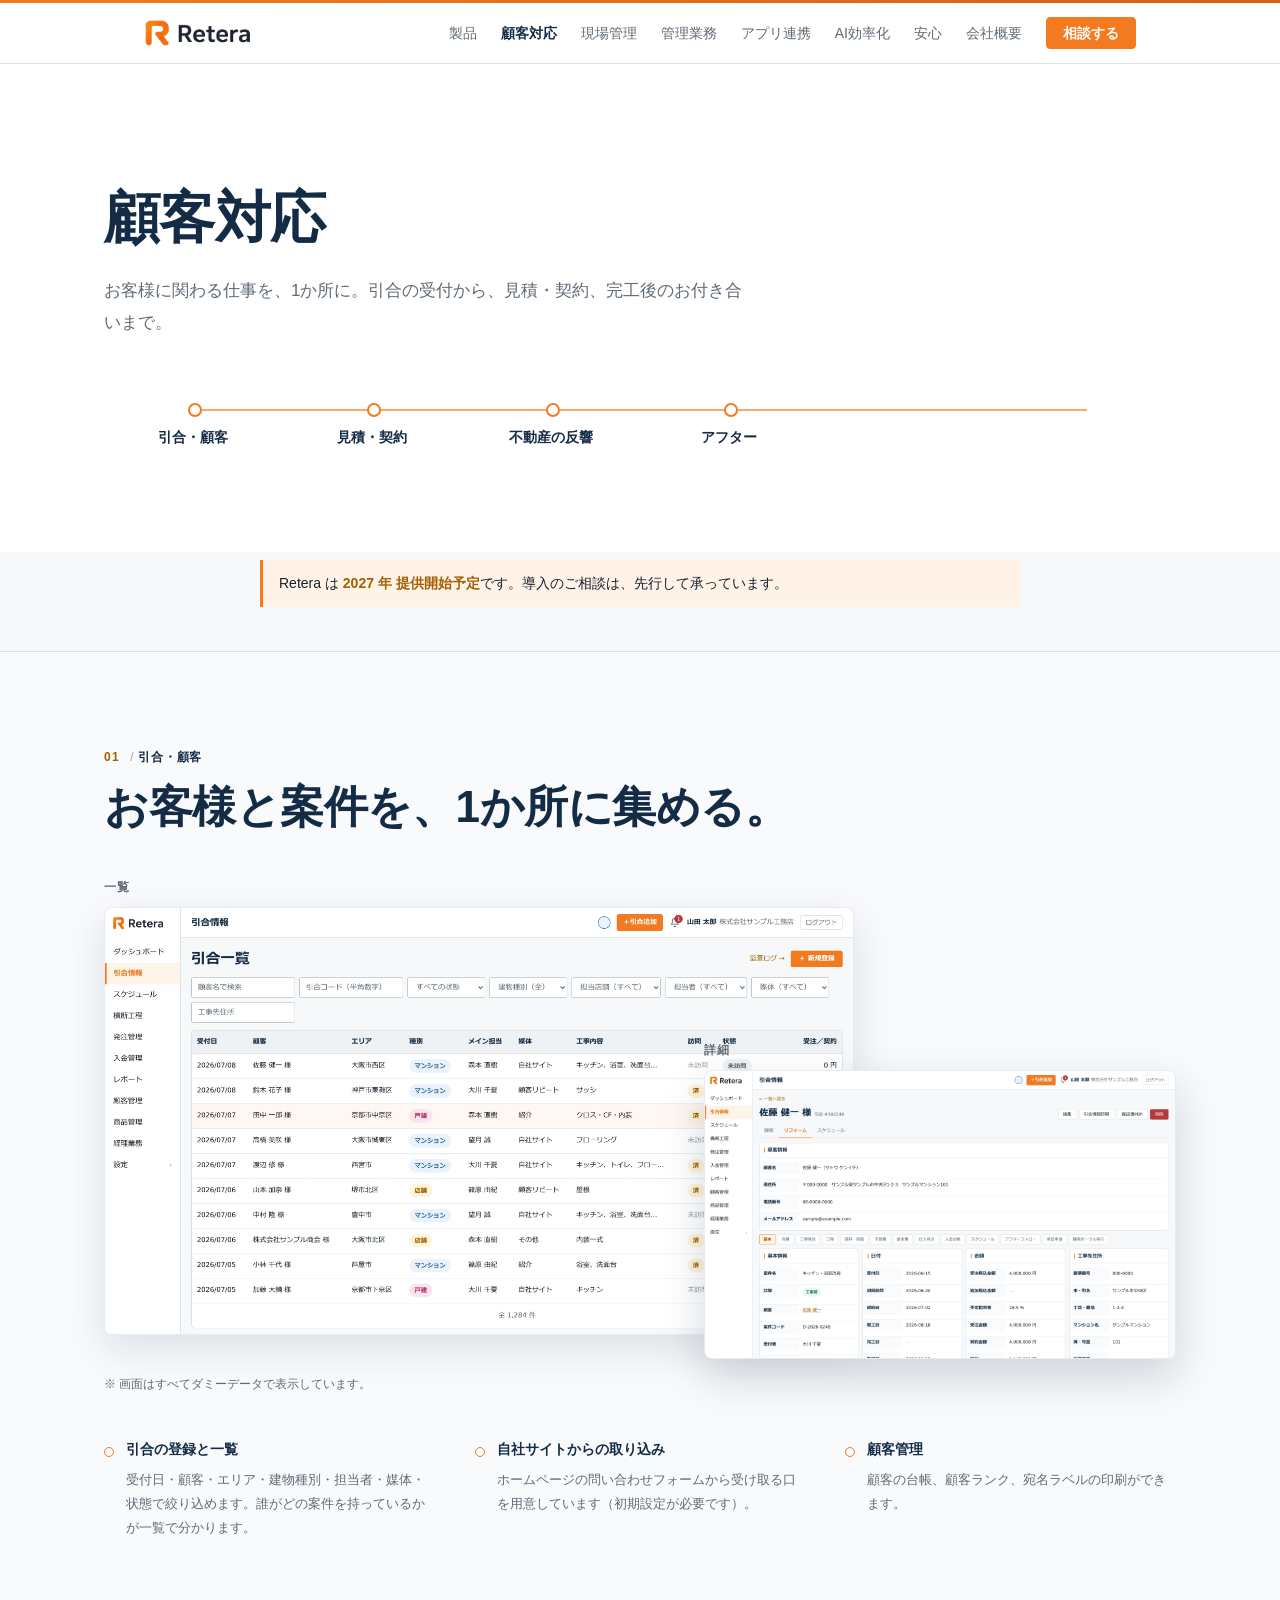
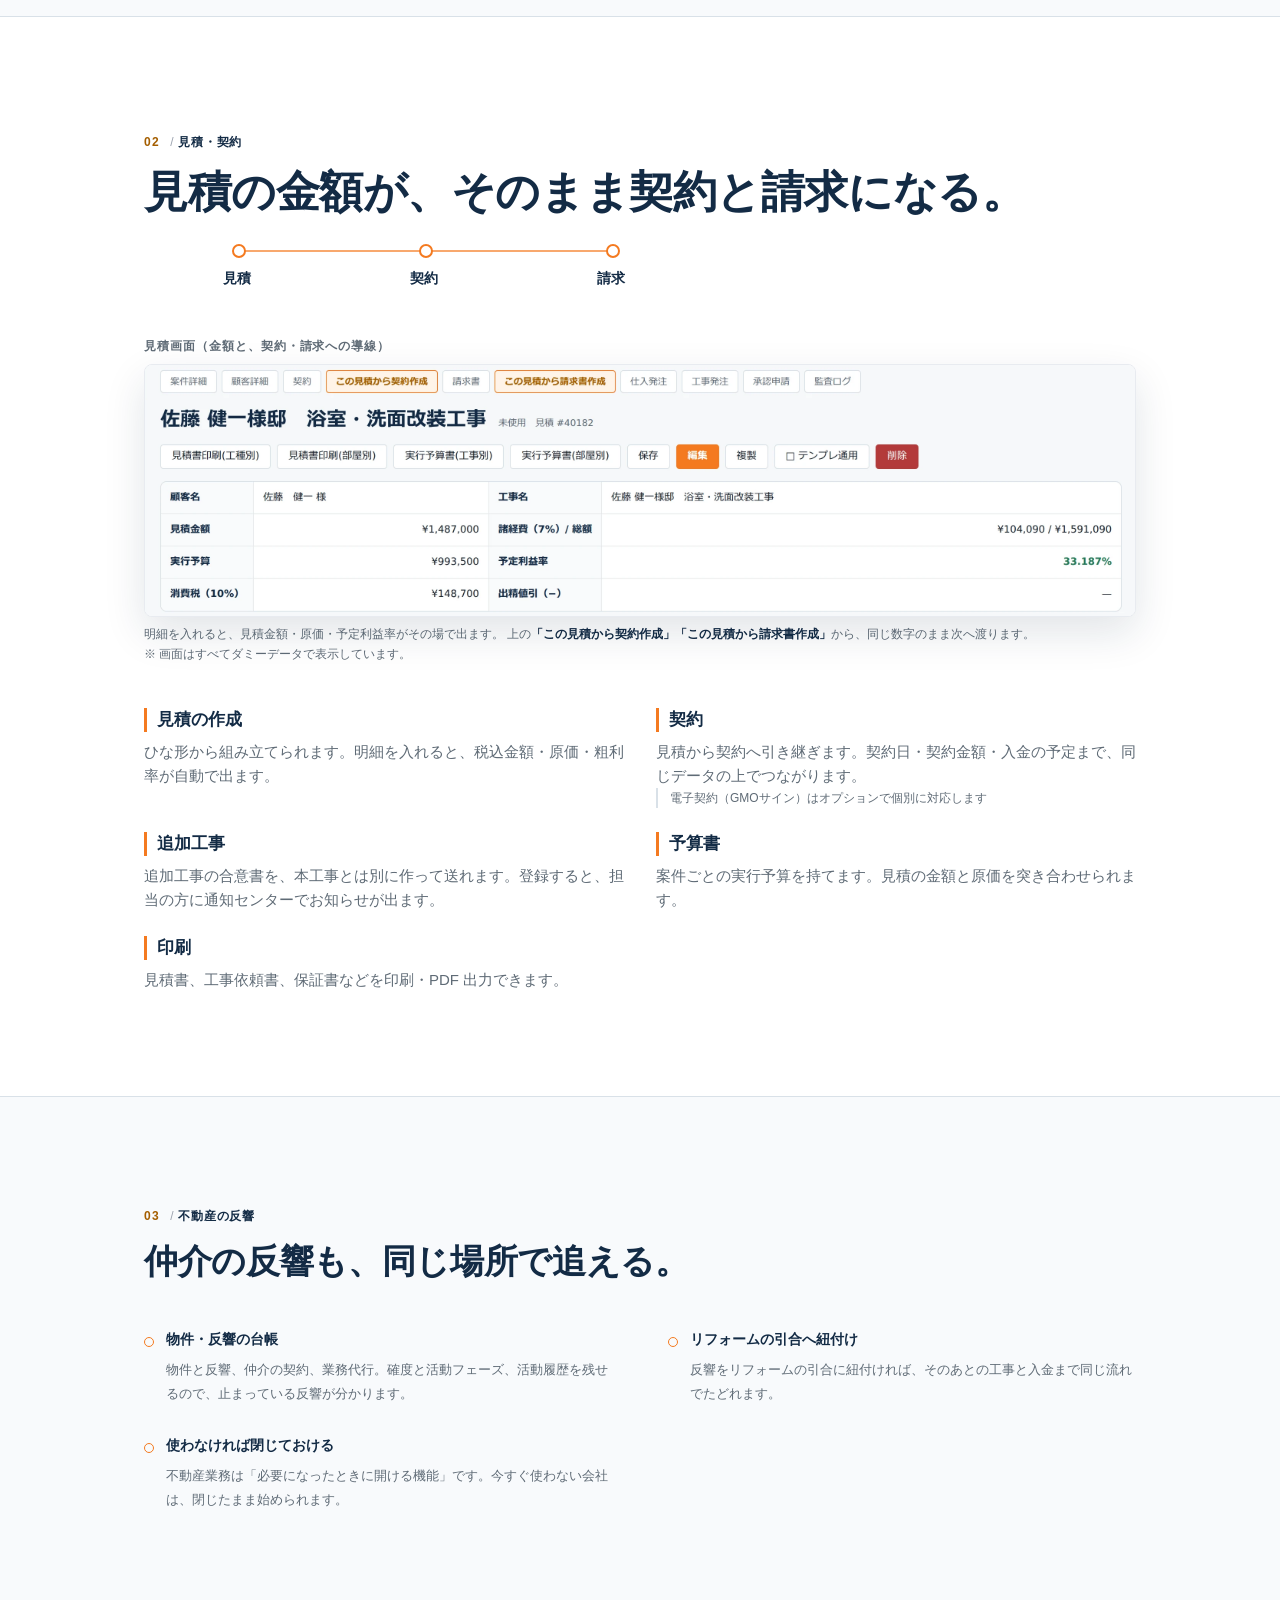
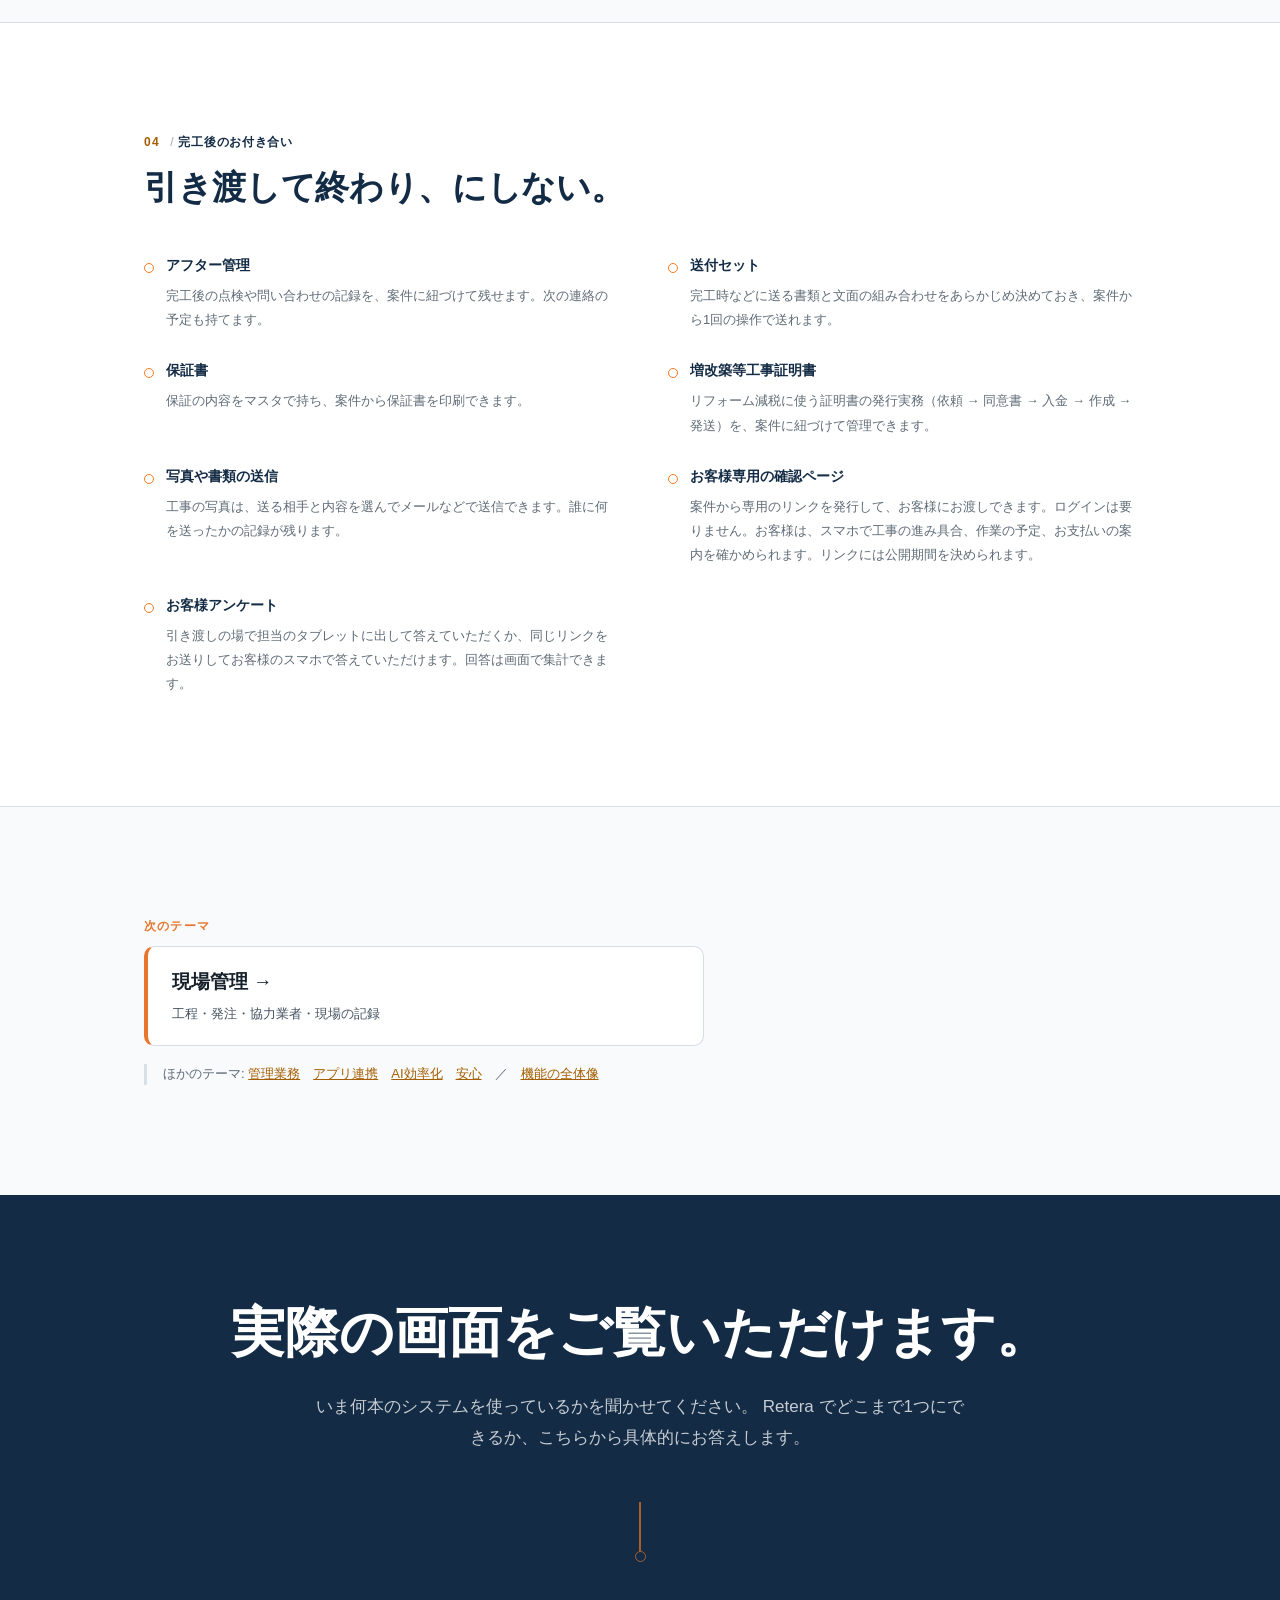
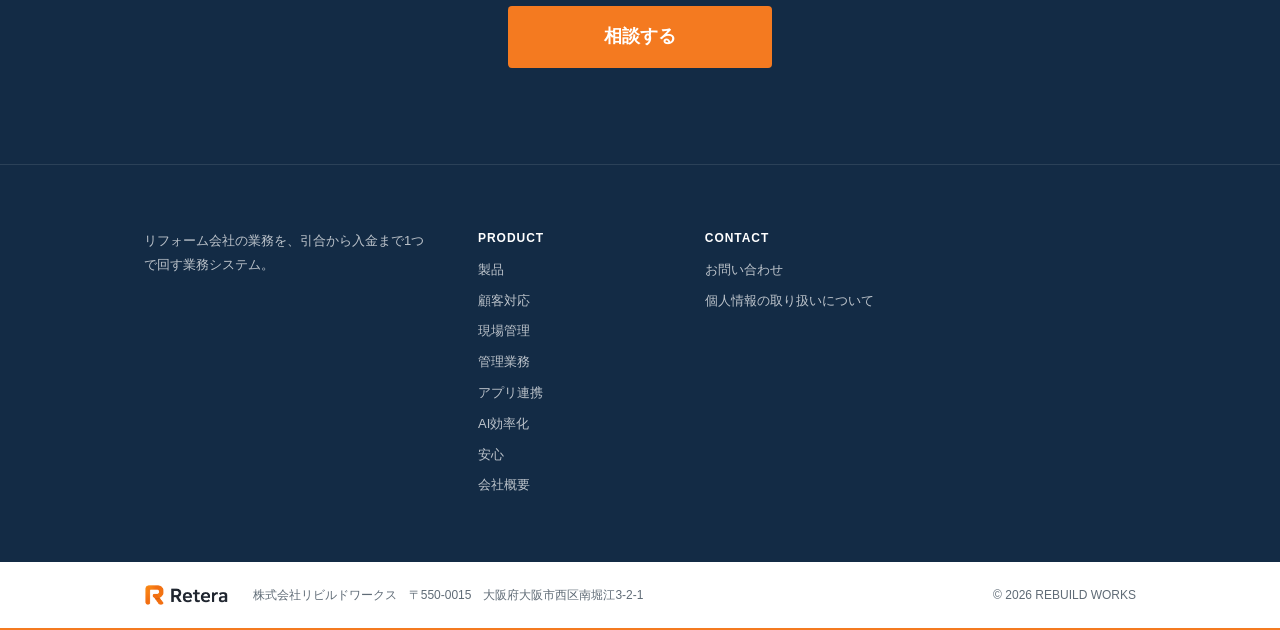
<file: features-customer.html>
<!DOCTYPE html>
<html lang="ja">
<head>
<meta charset="utf-8">
<meta name="viewport" content="width=device-width, initial-scale=1">
<title>顧客対応｜リフォーム業務システム Retera（リテラ）</title>
<meta name="description" content="引合の受付から顧客管理、見積・契約、不動産の反響、完工後のアフターまで。お客様に関わる仕事を Retera の1か所に集めます。">

<meta property="og:type" content="website">
<meta property="og:site_name" content="Retera（リテラ）">
<meta property="og:locale" content="ja_JP">
<meta property="og:title" content="顧客対応｜Retera（リテラ）">
<meta property="og:description" content="引合の受付から顧客管理、見積・契約、不動産の反響、完工後のアフターまで。お客様に関わる仕事を Retera の1か所に集めます。">
<meta property="og:url" content="https://rebuildworks.co.jp/retera/features-customer.html">
<meta property="og:image" content="https://rebuildworks.co.jp/retera/img/ogp.png">
<meta property="og:image:width" content="1200">
<meta property="og:image:height" content="630">
<meta property="og:image:alt" content="バラバラのシステムを、1つに。Retera（リテラ）">
<meta name="twitter:card" content="summary_large_image">
<meta name="twitter:title" content="顧客対応｜Retera（リテラ）">
<meta name="twitter:description" content="引合の受付から顧客管理、見積・契約、不動産の反響、完工後のアフターまで。お客様に関わる仕事を Retera の1か所に集めます。">
<meta name="twitter:image" content="https://rebuildworks.co.jp/retera/img/ogp.png">

<link rel="canonical" href="https://rebuildworks.co.jp/retera/features-customer.html">
<meta name="theme-color" content="#132B45">
<link rel="icon" href="img/retera-mark-512.png">
<link rel="icon" type="image/png" sizes="32x32" href="img/favicon-32.png">
<link rel="icon" type="image/png" sizes="16x16" href="img/favicon-16.png">
<link rel="apple-touch-icon" sizes="180x180" href="img/apple-touch-icon.png">

<script type="application/ld+json">
{
  "@context": "https://schema.org",
  "@graph": [
    {
      "@id": "https://rebuildworks.co.jp/#organization"
    },
    {
      "@type": "WebPage",
      "name": "顧客対応｜Retera（リテラ）",
      "inLanguage": "ja",
      "description": "Retera でできることを、引合から入金までの流れに沿って紹介します。",
      "about": {
        "@type": "SoftwareApplication",
        "name": "Retera"
      },
      "isPartOf": {
        "@id": "https://rebuildworks.co.jp/#website"
      }
    },
    {
      "@type": "BreadcrumbList",
      "itemListElement": [
        {
          "@type": "ListItem",
          "position": 1,
          "name": "ホーム",
          "item": "https://rebuildworks.co.jp/"
        },
        {
          "@type": "ListItem",
          "position": 2,
          "name": "Retera",
          "item": "https://rebuildworks.co.jp/retera/"
        },
        {
          "@type": "ListItem",
          "position": 3,
          "name": "顧客対応",
          "item": "https://rebuildworks.co.jp/retera/features-customer.html"
        }
      ]
    }
  ]
}
</script>
<link rel="stylesheet" href="style.css">

<script async src="https://www.googletagmanager.com/gtag/js?id=G-D5KDS50C9G"></script>
<script>
  window.dataLayer = window.dataLayer || [];
  function gtag(){dataLayer.push(arguments);}
  gtag('js', new Date());
  gtag('config', 'G-D5KDS50C9G');
</script>

<style>
.next-label { font-size: 12px; font-weight: 700; letter-spacing: .1em; color: #E8762C; margin: 0 0 10px; }
.next-card { display: block; max-width: 560px; background: #fff; border: 1px solid #d8dde3; border-left: 4px solid #E8762C; border-radius: 10px; padding: 20px 24px; text-decoration: none; color: inherit; transition: border-color .15s, box-shadow .15s; }
.next-card:hover { border-color: #E8762C; box-shadow: 0 2px 10px rgba(19,43,69,.08); }
.next-title { display: block; font-size: 19px; font-weight: 700; margin-bottom: 4px; }
.next-desc { font-size: 13px; color: #45525f; }
.next-others { margin-top: 18px; }
</style>
</head>
<body>

<header class="site-header">
  <div class="container">
    <a class="brand" href="index.html"><img src="img/retera-logo.png" alt="Retera" width="593" height="154" decoding="async"></a>
    <button class="nav-toggle" type="button" aria-label="メニュー" aria-expanded="false"><span></span><span></span><span></span></button>
    <nav class="site-nav">
      <a href="index.html">製品</a>
      <a href="features-customer.html" class="current">顧客対応</a>
      <a href="features-site.html">現場管理</a>
      <a href="features-office.html">管理業務</a>
      <a href="features-connect.html">アプリ連携</a>
      <a href="features-ai.html">AI効率化</a>
      <a href="anshin.html">安心</a>
      <a href="/company.html">会社概要</a>
      <a href="contact.html" class="btn btn-primary btn-sm">相談する</a>
    </nav>
  </div>
</header>

<main>

<section class="section feat-hero">
  <div class="container">
    <h1 class="h-hero">顧客対応</h1>
    <p class="lead feat-hero-lead">お客様に関わる仕事を、1か所に。引合の受付から、見積・契約、完工後のお付き合いまで。</p>
    <ol class="featline">
      <li>引合・顧客</li>
      <li>見積・契約</li>
      <li>不動産の反響</li>
      <li>アフター</li>
    </ol>
  </div>
</section>

<div class="container release-wrap">
    <p class="release-note">
      Retera は <b>2027 年 提供開始予定</b>です。導入のご相談は、先行して承っています。
    </p>
</div>
<section class="section section-alt lead-sec">
  <div class="container">
    <p class="fstage"><b>01</b><span>引合・顧客</span></p>
    <h2 class="h-section">お客様と案件を、1か所に集める。</h2>

    <div class="lead-shots">
      <figure class="ls-main">
        <figcaption class="ls-tag">一覧</figcaption>
        <a class="shot-frame" href="img/screen-list.png" target="_blank" rel="noopener">
          <picture><source srcset="img/screen-list.webp" type="image/webp"><img src="img/screen-list.png" alt="Retera の引合一覧画面" width="2880" height="1640" decoding="async" fetchpriority="high"></picture>
        </a>
      </figure>
      <span class="ls-link" aria-hidden="true"></span>
      <figure class="ls-sub">
        <figcaption class="ls-tag">詳細</figcaption>
        <a class="shot-frame" href="img/screen-detail.png" target="_blank" rel="noopener">
          <picture><source srcset="img/screen-detail.webp" type="image/webp"><img src="img/screen-detail.png" alt="Retera の引合詳細画面" width="2880" height="1760" decoding="async" loading="lazy"></picture>
        </a>
      </figure>
    </div>
    <p class="shot-note lead-note">※ 画面はすべてダミーデータで表示しています。</p>

    <ul class="lead-pts">
      <li>
        <h3>引合の登録と一覧</h3>
        <p>受付日・顧客・エリア・建物種別・担当者・媒体・状態で絞り込めます。誰がどの案件を持っているかが一覧で分かります。</p>
      </li>
      <li>
        <h3>自社サイトからの取り込み</h3>
        <p>ホームページの問い合わせフォームから受け取る口を用意しています（初期設定が必要です）。</p>
      </li>
      <li>
        <h3>顧客管理</h3>
        <p>顧客の台帳、顧客ランク、宛名ラベルの印刷ができます。</p>
      </li>
    </ul>
  </div>
</section>

<section class="section section-white est-sec">
  <div class="container">
    <p class="fstage"><b>02</b><span>見積・契約</span></p>
    <h2 class="h-section">見積の金額が、そのまま契約と請求になる。</h2>

    <ol class="chainline">
      <li>見積</li>
      <li>契約</li>
      <li>請求</li>
    </ol>

    <figure class="est-shot">
      <figcaption class="ls-tag">見積画面（金額と、契約・請求への導線）</figcaption>
      <a class="shot-frame" href="img/screen-estimate.png" target="_blank" rel="noopener">
        <picture><source srcset="img/screen-estimate.webp" type="image/webp"><img src="img/screen-estimate.png" alt="Retera の見積画面。見積金額・諸経費・実行予算・予定利益率が並び、上部に「この見積から契約作成」「この見積から請求書作成」の導線がある" width="2880" height="1800" decoding="async" loading="lazy"></picture>
      </a>
      <p class="shot-note">明細を入れると、見積金額・原価・予定利益率がその場で出ます。
        上の<span class="emph">「この見積から契約作成」「この見積から請求書作成」</span>から、同じ数字のまま次へ渡ります。<br>
        ※ 画面はすべてダミーデータで表示しています。</p>
    </figure>

    <div class="feat-grid">
      <div class="feat">
        <h3>見積の作成</h3>
        <p>ひな形から組み立てられます。明細を入れると、税込金額・原価・粗利率が自動で出ます。</p>
      </div>
      <div class="feat">
        <h3>契約</h3>
        <p>見積から契約へ引き継ぎます。契約日・契約金額・入金の予定まで、同じデータの上でつながります。</p>
        <p class="feat-opt">電子契約（GMOサイン）はオプションで個別に対応します</p>
      </div>
      <div class="feat">
        <h3>追加工事</h3>
        <p>追加工事の合意書を、本工事とは別に作って送れます。登録すると、担当の方に通知センターでお知らせが出ます。</p>
      </div>
      <div class="feat">
        <h3>予算書</h3>
        <p>案件ごとの実行予算を持てます。見積の金額と原価を突き合わせられます。</p>
      </div>
      <div class="feat">
        <h3>印刷</h3>
        <p>見積書、工事依頼書、保証書などを印刷・PDF 出力できます。</p>
      </div>
    </div>
  </div>
</section>

<section class="section section-alt">
  <div class="container">
    <p class="fstage"><b>03</b><span>不動産の反響</span></p>
    <h2 class="h-section">仲介の反響も、同じ場所で追える。</h2>
    <ul class="lead-pts">
      <li>
        <h3>物件・反響の台帳</h3>
        <p>物件と反響、仲介の契約、業務代行。確度と活動フェーズ、活動履歴を残せるので、止まっている反響が分かります。</p>
      </li>
      <li>
        <h3>リフォームの引合へ紐付け</h3>
        <p>反響をリフォームの引合に紐付ければ、そのあとの工事と入金まで同じ流れでたどれます。</p>
      </li>
      <li>
        <h3>使わなければ閉じておける</h3>
        <p>不動産業務は「必要になったときに開ける機能」です。今すぐ使わない会社は、閉じたまま始められます。</p>
      </li>
    </ul>
  </div>
</section>

<section class="section section-white">
  <div class="container">
    <p class="fstage"><b>04</b><span>完工後のお付き合い</span></p>
    <h2 class="h-section">引き渡して終わり、にしない。</h2>
    <ul class="lead-pts">
      <li>
        <h3>アフター管理</h3>
        <p>完工後の点検や問い合わせの記録を、案件に紐づけて残せます。次の連絡の予定も持てます。</p>
      </li>
      <li>
        <h3>送付セット</h3>
        <p>完工時などに送る書類と文面の組み合わせをあらかじめ決めておき、案件から1回の操作で送れます。</p>
      </li>
      <li>
        <h3>保証書</h3>
        <p>保証の内容をマスタで持ち、案件から保証書を印刷できます。</p>
      </li>
      <li>
        <h3>増改築等工事証明書</h3>
        <p>リフォーム減税に使う証明書の発行実務（依頼 → 同意書 → 入金 → 作成 → 発送）を、案件に紐づけて管理できます。</p>
      </li>
      <li>
        <h3>写真や書類の送信</h3>
        <p>工事の写真は、送る相手と内容を選んでメールなどで送信できます。誰に何を送ったかの記録が残ります。</p>
      </li>
      <li>
        <h3>お客様専用の確認ページ</h3>
        <p>案件から専用のリンクを発行して、お客様にお渡しできます。ログインは要りません。お客様は、スマホで工事の進み具合、作業の予定、お支払いの案内を確かめられます。リンクには公開期間を決められます。</p>
      </li>
      <li>
        <h3>お客様アンケート</h3>
        <p>引き渡しの場で担当のタブレットに出して答えていただくか、同じリンクをお送りしてお客様のスマホで答えていただけます。回答は画面で集計できます。</p>
      </li>
    </ul>
  </div>
</section>

<section class="section section-alt next-sec">
  <div class="container">
    <p class="next-label">次のテーマ</p>
    <a class="next-card" href="features-site.html">
      <span class="next-title">現場管理 →</span>
      <span class="next-desc">工程・発注・協力業者・現場の記録</span>
    </a>
    <p class="feat-note next-others">ほかのテーマ: <a href="features-office.html">管理業務</a>　<a href="features-connect.html">アプリ連携</a>　<a href="features-ai.html">AI効率化</a>　<a href="anshin.html">安心</a>　／　<a href="features.html">機能の全体像</a></p>
  </div>
</section>

<section class="feat-close">
  <div class="container">
    <h2>実際の画面をご覧いただけます。</h2>
    <p class="fc-lead">
      いま何本のシステムを使っているかを聞かせてください。
      Retera でどこまで1つにできるか、こちらから具体的にお答えします。
    </p>

    <div class="fc-drop" aria-hidden="true"></div>

    <a href="contact.html" class="btn-cta fc-btn">相談する</a>
  </div>
</section>

</main>

<footer class="site-footer">
  
  <div class="footer-top">
    <div class="container">
      <div class="footer-grid">
        <div class="footer-brand">
          <p>リフォーム会社の業務を、引合から入金まで1つで回す業務システム。</p>
        </div>
        <div class="footer-col">
          <h2>PRODUCT</h2>
          <ul>
            <li><a href="index.html">製品</a></li>
            <li><a href="features-customer.html">顧客対応</a></li>
            <li><a href="features-site.html">現場管理</a></li>
            <li><a href="features-office.html">管理業務</a></li>
            <li><a href="features-connect.html">アプリ連携</a></li>
            <li><a href="features-ai.html">AI効率化</a></li>
            <li><a href="anshin.html">安心</a></li>
            <li><a href="/company.html">会社概要</a></li>
          </ul>
        </div>
        <div class="footer-col">
          <h2>CONTACT</h2>
          <ul>
            <li><a href="contact.html">お問い合わせ</a></li>
            <li><a href="/privacy.html">個人情報の取り扱いについて</a></li>
          </ul>
        </div>
      </div>
    </div>
  </div>

  <div class="footer-base">
    <div class="container">
      <img src="img/retera-logo.png" alt="Retera" width="593" height="154" decoding="async" loading="lazy">
      <span>株式会社リビルドワークス　〒550-0015　大阪府大阪市西区南堀江3-2-1</span>
      <span>&copy; 2026 REBUILD WORKS</span>
    </div>
  </div>
</footer>

<script>
/* 390px: ロゴ＋問い合わせを優先し、他はハンバーガーに畳む */
(function () {
  var t = document.querySelector('.nav-toggle'), n = document.querySelector('.site-nav');
  if (!t || !n) return;
  t.addEventListener('click', function () {
    var open = n.classList.toggle('open');
    t.setAttribute('aria-expanded', open ? 'true' : 'false');
  });
})();
</script>
</body>
</html>
</file>
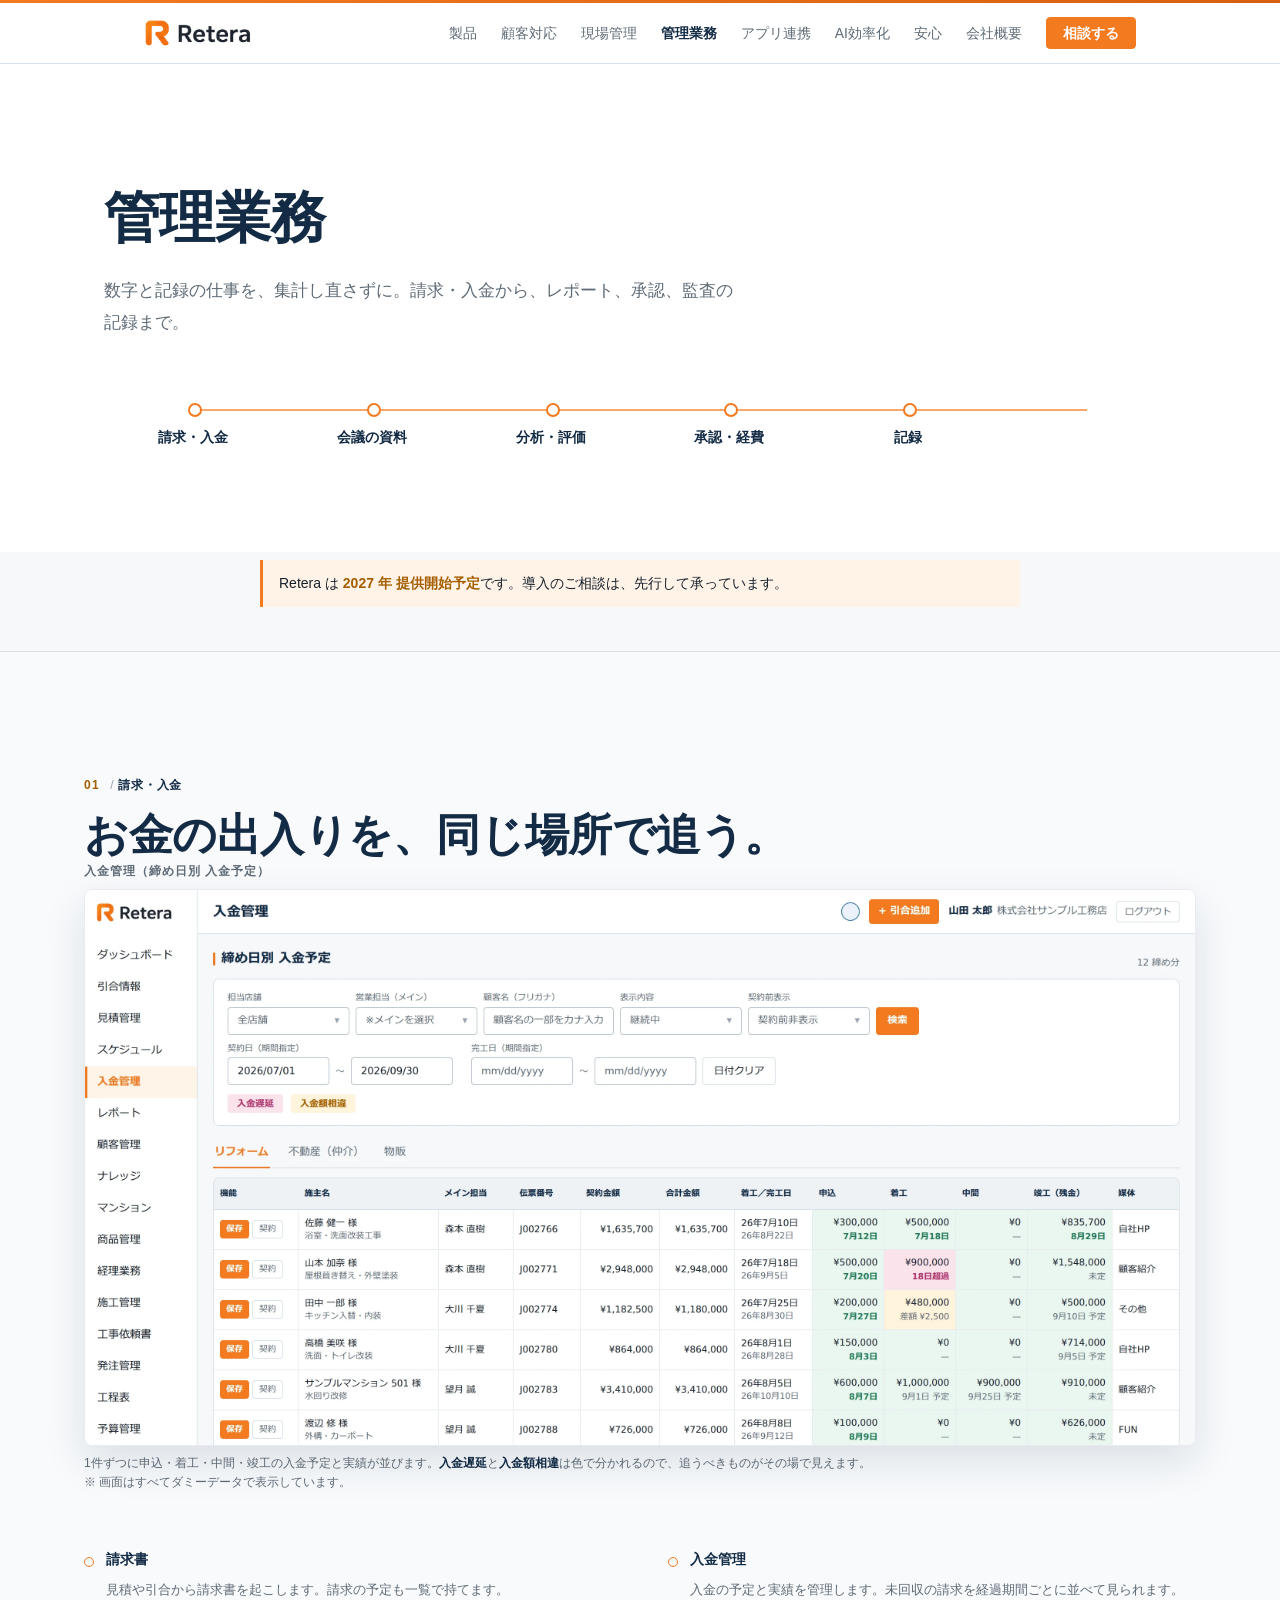
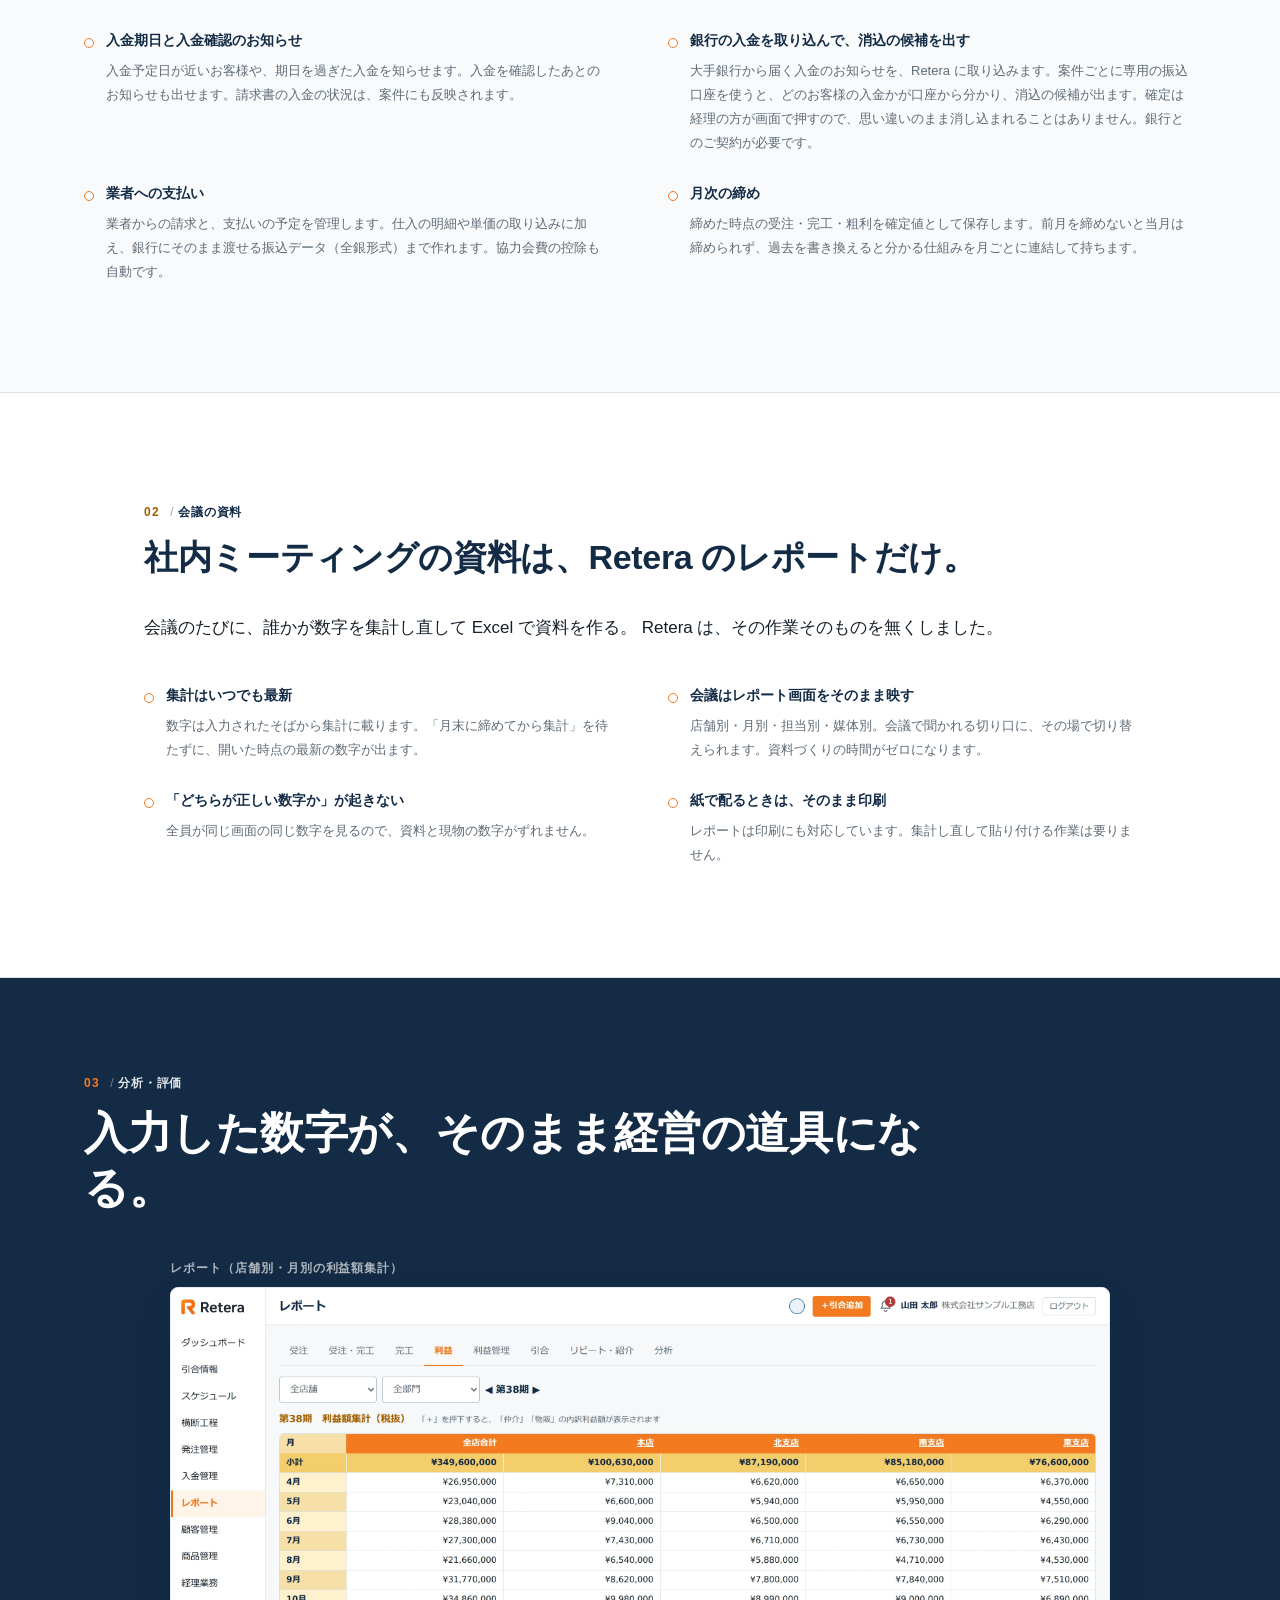
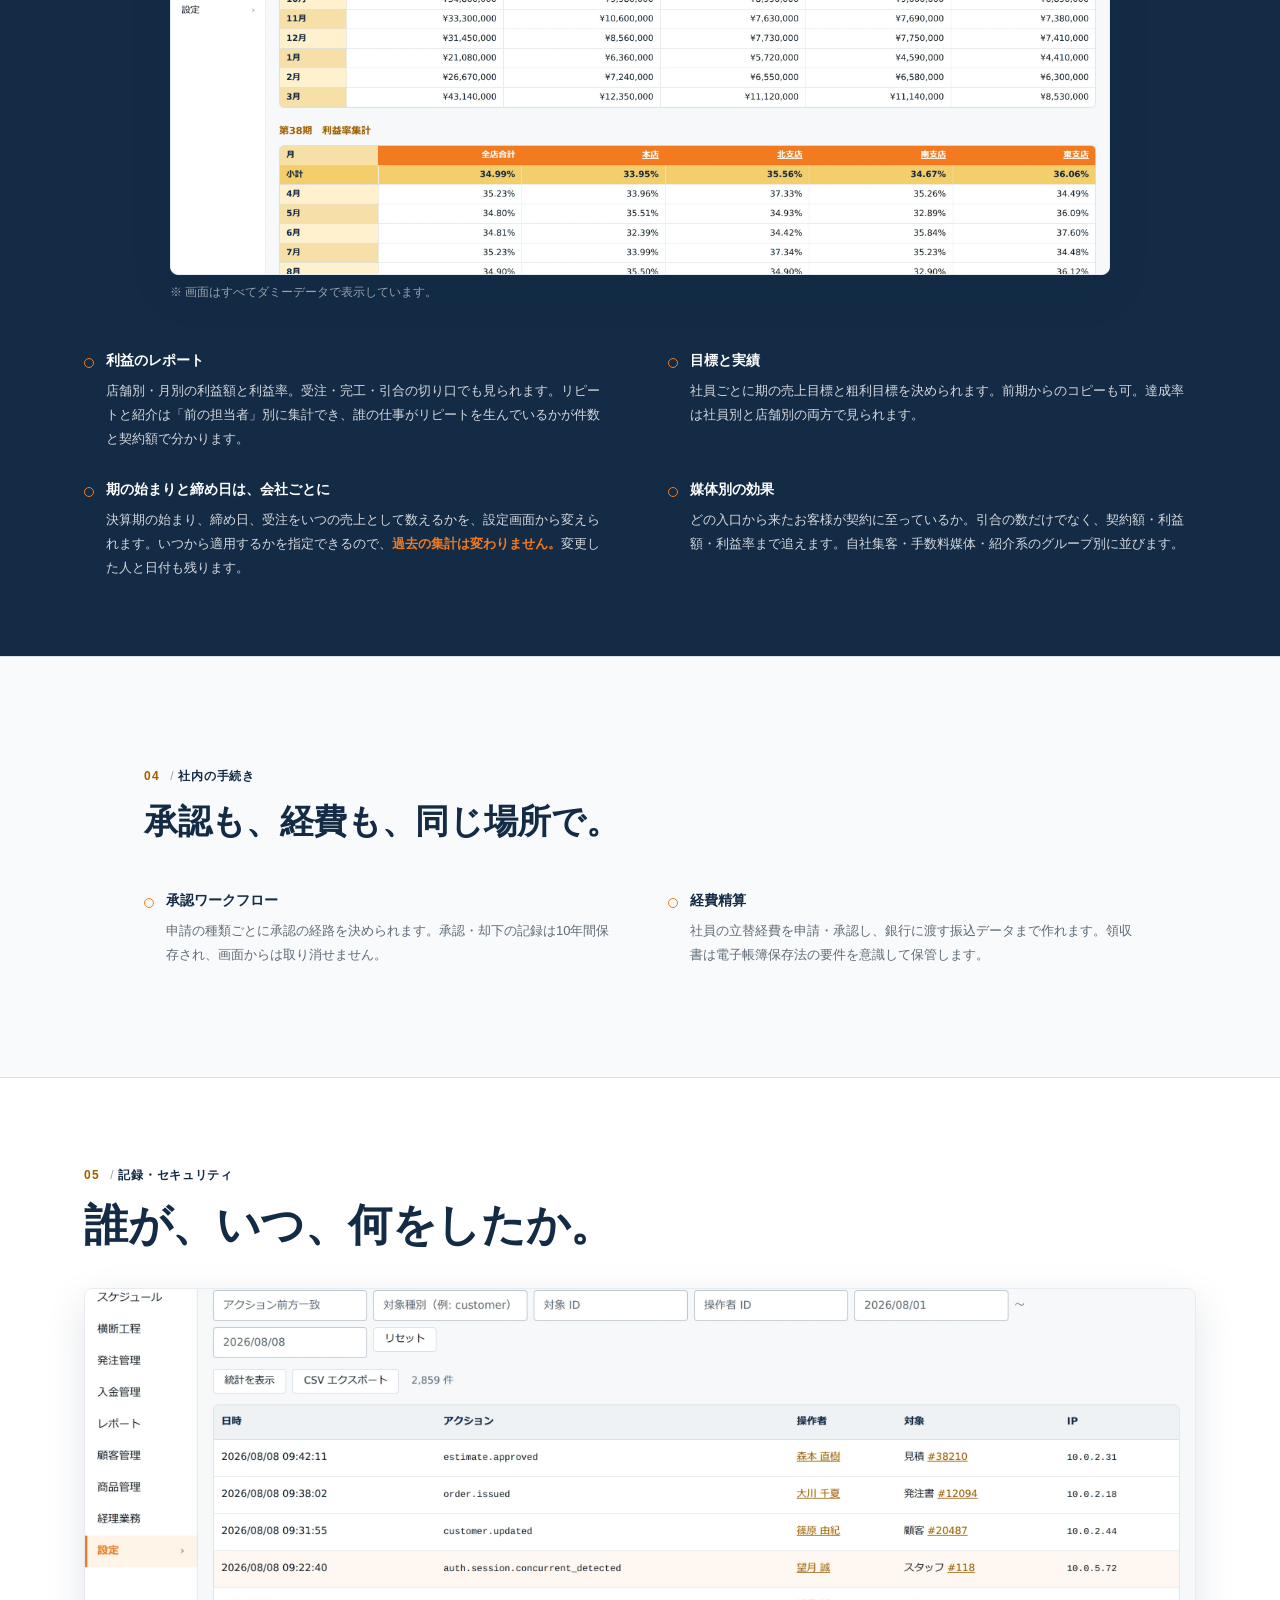
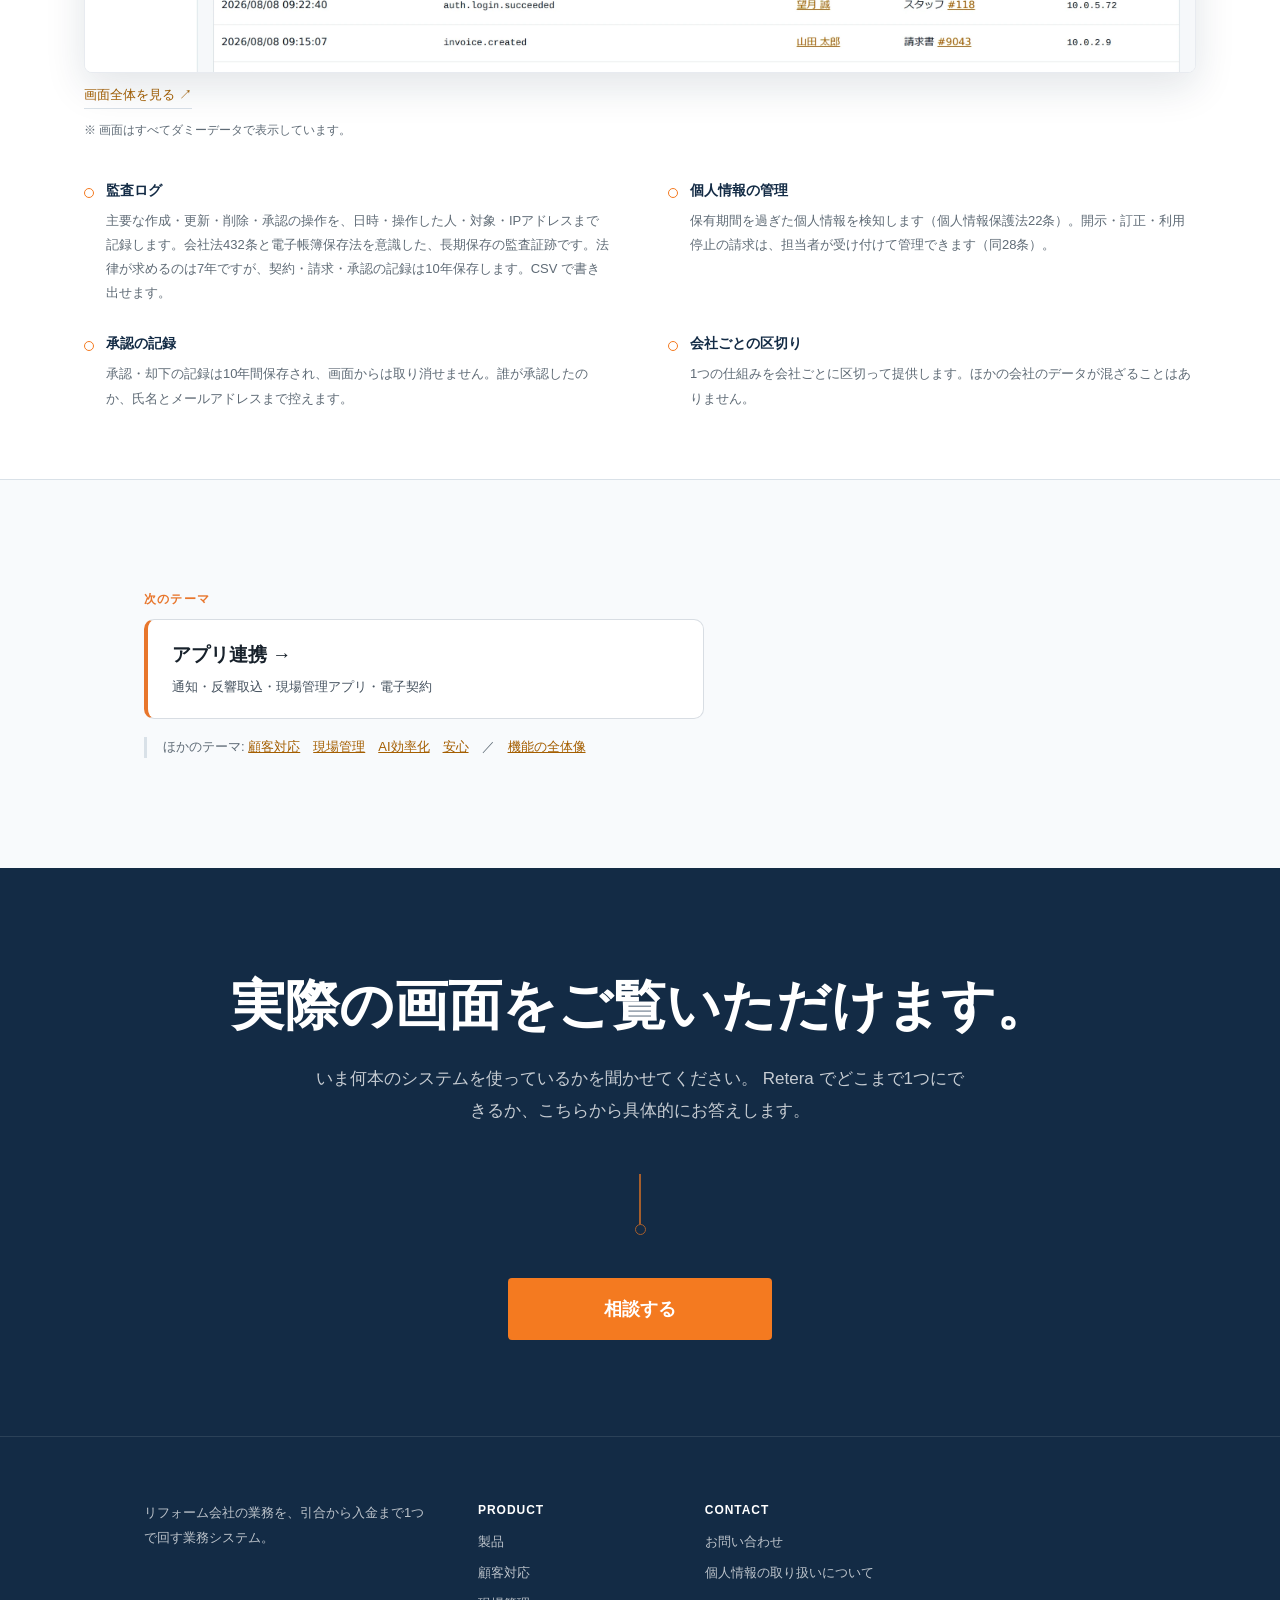
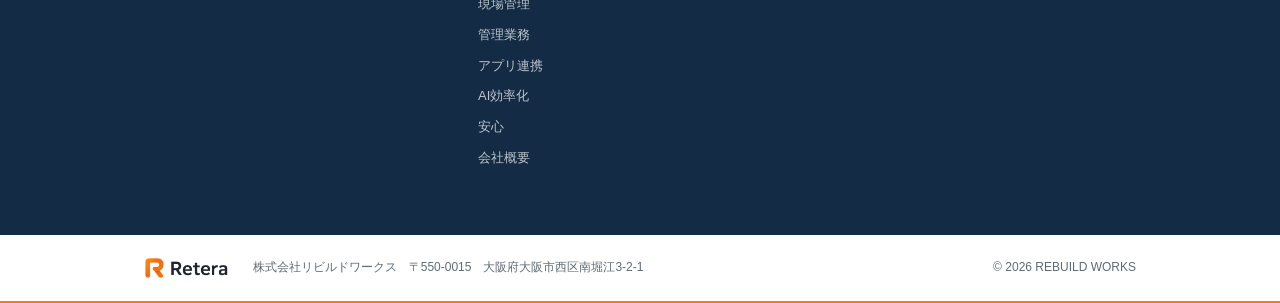
<file: features-office.html>
<!DOCTYPE html>
<html lang="ja">
<head>
<meta charset="utf-8">
<meta name="viewport" content="width=device-width, initial-scale=1">
<title>管理業務｜リフォーム業務システム Retera（リテラ）</title>
<meta name="description" content="請求・入金・業者への支払い・月次の締め、店舗別・媒体別のレポート、承認と経費精算、監査の記録まで。数字と記録の仕事をまとめます。">

<meta property="og:type" content="website">
<meta property="og:site_name" content="Retera（リテラ）">
<meta property="og:locale" content="ja_JP">
<meta property="og:title" content="管理業務｜Retera（リテラ）">
<meta property="og:description" content="請求・入金・業者への支払い・月次の締め、店舗別・媒体別のレポート、承認と経費精算、監査の記録まで。数字と記録の仕事をまとめます。">
<meta property="og:url" content="https://rebuildworks.co.jp/retera/features-office.html">
<meta property="og:image" content="https://rebuildworks.co.jp/retera/img/ogp.png">
<meta property="og:image:width" content="1200">
<meta property="og:image:height" content="630">
<meta property="og:image:alt" content="バラバラのシステムを、1つに。Retera（リテラ）">
<meta name="twitter:card" content="summary_large_image">
<meta name="twitter:title" content="管理業務｜Retera（リテラ）">
<meta name="twitter:description" content="請求・入金・業者への支払い・月次の締め、店舗別・媒体別のレポート、承認と経費精算、監査の記録まで。数字と記録の仕事をまとめます。">
<meta name="twitter:image" content="https://rebuildworks.co.jp/retera/img/ogp.png">

<link rel="canonical" href="https://rebuildworks.co.jp/retera/features-office.html">
<meta name="theme-color" content="#132B45">
<link rel="icon" href="img/retera-mark-512.png">
<link rel="icon" type="image/png" sizes="32x32" href="img/favicon-32.png">
<link rel="icon" type="image/png" sizes="16x16" href="img/favicon-16.png">
<link rel="apple-touch-icon" sizes="180x180" href="img/apple-touch-icon.png">

<script type="application/ld+json">
{
  "@context": "https://schema.org",
  "@graph": [
    {
      "@id": "https://rebuildworks.co.jp/#organization"
    },
    {
      "@type": "WebPage",
      "name": "管理業務｜Retera（リテラ）",
      "inLanguage": "ja",
      "description": "Retera でできることを、引合から入金までの流れに沿って紹介します。",
      "about": {
        "@type": "SoftwareApplication",
        "name": "Retera"
      },
      "isPartOf": {
        "@id": "https://rebuildworks.co.jp/#website"
      }
    },
    {
      "@type": "BreadcrumbList",
      "itemListElement": [
        {
          "@type": "ListItem",
          "position": 1,
          "name": "ホーム",
          "item": "https://rebuildworks.co.jp/"
        },
        {
          "@type": "ListItem",
          "position": 2,
          "name": "Retera",
          "item": "https://rebuildworks.co.jp/retera/"
        },
        {
          "@type": "ListItem",
          "position": 3,
          "name": "管理業務",
          "item": "https://rebuildworks.co.jp/retera/features-office.html"
        }
      ]
    }
  ]
}
</script>
<link rel="stylesheet" href="style.css">

<script async src="https://www.googletagmanager.com/gtag/js?id=G-D5KDS50C9G"></script>
<script>
  window.dataLayer = window.dataLayer || [];
  function gtag(){dataLayer.push(arguments);}
  gtag('js', new Date());
  gtag('config', 'G-D5KDS50C9G');
</script>

<style>
.next-label { font-size: 12px; font-weight: 700; letter-spacing: .1em; color: #E8762C; margin: 0 0 10px; }
.next-card { display: block; max-width: 560px; background: #fff; border: 1px solid #d8dde3; border-left: 4px solid #E8762C; border-radius: 10px; padding: 20px 24px; text-decoration: none; color: inherit; transition: border-color .15s, box-shadow .15s; }
.next-card:hover { border-color: #E8762C; box-shadow: 0 2px 10px rgba(19,43,69,.08); }
.next-title { display: block; font-size: 19px; font-weight: 700; margin-bottom: 4px; }
.next-desc { font-size: 13px; color: #45525f; }
.next-others { margin-top: 18px; }
</style>
</head>
<body>

<header class="site-header">
  <div class="container">
    <a class="brand" href="index.html"><img src="img/retera-logo.png" alt="Retera" width="593" height="154" decoding="async"></a>
    <button class="nav-toggle" type="button" aria-label="メニュー" aria-expanded="false"><span></span><span></span><span></span></button>
    <nav class="site-nav">
      <a href="index.html">製品</a>
      <a href="features-customer.html">顧客対応</a>
      <a href="features-site.html">現場管理</a>
      <a href="features-office.html" class="current">管理業務</a>
      <a href="features-connect.html">アプリ連携</a>
      <a href="features-ai.html">AI効率化</a>
      <a href="anshin.html">安心</a>
      <a href="/company.html">会社概要</a>
      <a href="contact.html" class="btn btn-primary btn-sm">相談する</a>
    </nav>
  </div>
</header>

<main>

<section class="section feat-hero">
  <div class="container">
    <h1 class="h-hero">管理業務</h1>
    <p class="lead feat-hero-lead">数字と記録の仕事を、集計し直さずに。請求・入金から、レポート、承認、監査の記録まで。</p>
    <ol class="featline">
      <li>請求・入金</li>
      <li>会議の資料</li>
      <li>分析・評価</li>
      <li>承認・経費</li>
      <li>記録</li>
    </ol>
  </div>
</section>

<div class="container release-wrap">
    <p class="release-note">
      Retera は <b>2027 年 提供開始予定</b>です。導入のご相談は、先行して承っています。
    </p>
</div>
<section class="section section-alt money-sec">
  <div class="container">
    <p class="fstage"><b>01</b><span>請求・入金</span></p>
    <h2 class="h-section">お金の出入りを、同じ場所で追う。</h2>

    <figure class="money-shot">
      <figcaption class="ls-tag">入金管理（締め日別 入金予定）</figcaption>
      <a class="shot-frame" href="img/screen-payment.png" target="_blank" rel="noopener">
        <picture><source srcset="img/screen-payment.webp" type="image/webp"><img src="img/screen-payment.png" alt="Retera の入金管理画面。契約ごとに申込・着工・中間・竣工の入金予定と実績が並び、入金遅延と入金額相違が色で分かれている" width="2880" height="1440" decoding="async" loading="lazy"></picture>
      </a>
      <p class="shot-note">1件ずつに申込・着工・中間・竣工の入金予定と実績が並びます。<span class="emph">入金遅延</span>と<span class="emph">入金額相違</span>は色で分かれるので、追うべきものがその場で見えます。<br>※ 画面はすべてダミーデータで表示しています。</p>
    </figure>

    <ul class="lead-pts money-pts">
      <li>
        <h3>請求書</h3>
        <p>見積や引合から請求書を起こします。請求の予定も一覧で持てます。</p>
      </li>
      <li>
        <h3>入金管理</h3>
        <p>入金の予定と実績を管理します。未回収の請求を経過期間ごとに並べて見られます。</p>
      </li>
      <li>
        <h3>入金期日と入金確認のお知らせ</h3>
        <p>入金予定日が近いお客様や、期日を過ぎた入金を知らせます。入金を確認したあとのお知らせも出せます。請求書の入金の状況は、案件にも反映されます。</p>
      </li>
      <li>
        <h3>銀行の入金を取り込んで、消込の候補を出す</h3>
        <p>大手銀行から届く入金のお知らせを、Retera に取り込みます。案件ごとに専用の振込口座を使うと、どのお客様の入金かが口座から分かり、消込の候補が出ます。確定は経理の方が画面で押すので、思い違いのまま消し込まれることはありません。銀行とのご契約が必要です。</p>
      </li>
      <li>
        <h3>業者への支払い</h3>
        <p>業者からの請求と、支払いの予定を管理します。仕入の明細や単価の取り込みに加え、銀行にそのまま渡せる振込データ（全銀形式）まで作れます。協力会費の控除も自動です。</p>
      </li>
      <li>
        <h3>月次の締め</h3>
        <p>締めた時点の受注・完工・粗利を確定値として保存します。前月を締めないと当月は締められず、過去を書き換えると分かる仕組みを月ごとに連結して持ちます。</p>
      </li>
    </ul>
  </div>
</section>

<section class="section section-white">
  <div class="container">
    <p class="fstage"><b>02</b><span>会議の資料</span></p>
    <h2 class="h-section">社内ミーティングの資料は、Retera のレポートだけ。</h2>
    <p class="lead">
      会議のたびに、誰かが数字を集計し直して Excel で資料を作る。
      Retera は、その作業そのものを無くしました。
    </p>
    <ul class="lead-pts">
      <li>
        <h3>集計はいつでも最新</h3>
        <p>数字は入力されたそばから集計に載ります。「月末に締めてから集計」を待たずに、開いた時点の最新の数字が出ます。</p>
      </li>
      <li>
        <h3>会議はレポート画面をそのまま映す</h3>
        <p>店舗別・月別・担当別・媒体別。会議で聞かれる切り口に、その場で切り替えられます。資料づくりの時間がゼロになります。</p>
      </li>
      <li>
        <h3>「どちらが正しい数字か」が起きない</h3>
        <p>全員が同じ画面の同じ数字を見るので、資料と現物の数字がずれません。</p>
      </li>
      <li>
        <h3>紙で配るときは、そのまま印刷</h3>
        <p>レポートは印刷にも対応しています。集計し直して貼り付ける作業は要りません。</p>
      </li>
    </ul>
  </div>
</section>

<section class="section section-navy ana-sec">
  <div class="container">
    <p class="fstage"><b>03</b><span>分析・評価</span></p>
    <h2 class="h-section">入力した数字が、そのまま経営の道具になる。</h2>

    <figure class="rep-shot">
      <figcaption class="ls-tag">レポート（店舗別・月別の利益額集計）</figcaption>
      <a class="shot-frame" href="img/screen-report.png" target="_blank" rel="noopener">
        <picture><source srcset="img/screen-report.webp" type="image/webp"><img src="img/screen-report.png" alt="Retera のレポート画面。第38期の利益額集計が、全店合計と店舗別の列で月ごとに並んでいる" width="2880" height="1800" decoding="async" loading="lazy"></picture>
      </a>
      <p class="shot-note">※ 画面はすべてダミーデータで表示しています。</p>
    </figure>

    <ul class="lead-pts ana-pts">
      <li>
        <h3>利益のレポート</h3>
        <p>店舗別・月別の利益額と利益率。受注・完工・引合の切り口でも見られます。リピートと紹介は「前の担当者」別に集計でき、誰の仕事がリピートを生んでいるかが件数と契約額で分かります。</p>
      </li>
      <li>
        <h3>目標と実績</h3>
        <p>社員ごとに期の売上目標と粗利目標を決められます。前期からのコピーも可。達成率は社員別と店舗別の両方で見られます。</p>
      </li>
      <li>
        <h3>期の始まりと締め日は、会社ごとに</h3>
        <p>決算期の始まり、締め日、受注をいつの売上として数えるかを、設定画面から変えられます。いつから適用するかを指定できるので、<span class="emph">過去の集計は変わりません。</span>変更した人と日付も残ります。</p>
      </li>
      <li>
        <h3>媒体別の効果</h3>
        <p>どの入口から来たお客様が契約に至っているか。引合の数だけでなく、契約額・利益額・利益率まで追えます。自社集客・手数料媒体・紹介系のグループ別に並びます。</p>
      </li>
    </ul>
  </div>
</section>

<section class="section section-alt">
  <div class="container">
    <p class="fstage"><b>04</b><span>社内の手続き</span></p>
    <h2 class="h-section">承認も、経費も、同じ場所で。</h2>
    <ul class="lead-pts">
      <li>
        <h3>承認ワークフロー</h3>
        <p>申請の種類ごとに承認の経路を決められます。承認・却下の記録は10年間保存され、画面からは取り消せません。</p>
      </li>
      <li>
        <h3>経費精算</h3>
        <p>社員の立替経費を申請・承認し、銀行に渡す振込データまで作れます。領収書は電子帳簿保存法の要件を意識して保管します。</p>
      </li>
    </ul>
  </div>
</section>

<section class="section section-white audit-sec">
  <div class="container">
    <p class="fstage"><b>05</b><span>記録・セキュリティ</span></p>
    <h2 class="h-section">誰が、いつ、何をしたか。</h2>

    <figure class="audit-shot2">
      <a class="shot-frame" href="img/screen-audit.png" target="_blank" rel="noopener">
        <picture><source srcset="img/screen-audit.webp" type="image/webp"><img src="img/screen-audit.png" alt="Retera の監査ログ画面。絞り込み条件・件数・日時・アクション・操作者が並んでいる" width="2880" height="1560" decoding="async" loading="lazy"></picture>
      </a>
      <figcaption><a class="shot-more" href="img/screen-audit.png" target="_blank" rel="noopener">画面全体を見る ↗</a></figcaption>
    </figure>
    <p class="shot-note audit-note2">※ 画面はすべてダミーデータで表示しています。</p>

    <ul class="lead-pts audit-pts2">
      <li>
        <h3>監査ログ</h3>
        <p>主要な作成・更新・削除・承認の操作を、日時・操作した人・対象・IPアドレスまで記録します。会社法432条と電子帳簿保存法を意識した、長期保存の監査証跡です。法律が求めるのは7年ですが、契約・請求・承認の記録は10年保存します。CSV で書き出せます。</p>
      </li>
      <li>
        <h3>個人情報の管理</h3>
        <p>保有期間を過ぎた個人情報を検知します（個人情報保護法22条）。開示・訂正・利用停止の請求は、担当者が受け付けて管理できます（同28条）。</p>
      </li>
      <li>
        <h3>承認の記録</h3>
        <p>承認・却下の記録は10年間保存され、画面からは取り消せません。誰が承認したのか、氏名とメールアドレスまで控えます。</p>
      </li>
      <li>
        <h3>会社ごとの区切り</h3>
        <p>1つの仕組みを会社ごとに区切って提供します。ほかの会社のデータが混ざることはありません。</p>
      </li>
    </ul>
  </div>
</section>

<section class="section section-alt next-sec">
  <div class="container">
    <p class="next-label">次のテーマ</p>
    <a class="next-card" href="features-connect.html">
      <span class="next-title">アプリ連携 →</span>
      <span class="next-desc">通知・反響取込・現場管理アプリ・電子契約</span>
    </a>
    <p class="feat-note next-others">ほかのテーマ: <a href="features-customer.html">顧客対応</a>　<a href="features-site.html">現場管理</a>　<a href="features-ai.html">AI効率化</a>　<a href="anshin.html">安心</a>　／　<a href="features.html">機能の全体像</a></p>
  </div>
</section>

<section class="feat-close">
  <div class="container">
    <h2>実際の画面をご覧いただけます。</h2>
    <p class="fc-lead">
      いま何本のシステムを使っているかを聞かせてください。
      Retera でどこまで1つにできるか、こちらから具体的にお答えします。
    </p>

    <div class="fc-drop" aria-hidden="true"></div>

    <a href="contact.html" class="btn-cta fc-btn">相談する</a>
  </div>
</section>

</main>

<footer class="site-footer">
  
  <div class="footer-top">
    <div class="container">
      <div class="footer-grid">
        <div class="footer-brand">
          <p>リフォーム会社の業務を、引合から入金まで1つで回す業務システム。</p>
        </div>
        <div class="footer-col">
          <h2>PRODUCT</h2>
          <ul>
            <li><a href="index.html">製品</a></li>
            <li><a href="features-customer.html">顧客対応</a></li>
            <li><a href="features-site.html">現場管理</a></li>
            <li><a href="features-office.html">管理業務</a></li>
            <li><a href="features-connect.html">アプリ連携</a></li>
            <li><a href="features-ai.html">AI効率化</a></li>
            <li><a href="anshin.html">安心</a></li>
            <li><a href="/company.html">会社概要</a></li>
          </ul>
        </div>
        <div class="footer-col">
          <h2>CONTACT</h2>
          <ul>
            <li><a href="contact.html">お問い合わせ</a></li>
            <li><a href="/privacy.html">個人情報の取り扱いについて</a></li>
          </ul>
        </div>
      </div>
    </div>
  </div>

  <div class="footer-base">
    <div class="container">
      <img src="img/retera-logo.png" alt="Retera" width="593" height="154" decoding="async" loading="lazy">
      <span>株式会社リビルドワークス　〒550-0015　大阪府大阪市西区南堀江3-2-1</span>
      <span>&copy; 2026 REBUILD WORKS</span>
    </div>
  </div>
</footer>

<script>
/* 390px: ロゴ＋問い合わせを優先し、他はハンバーガーに畳む */
(function () {
  var t = document.querySelector('.nav-toggle'), n = document.querySelector('.site-nav');
  if (!t || !n) return;
  t.addEventListener('click', function () {
    var open = n.classList.toggle('open');
    t.setAttribute('aria-expanded', open ? 'true' : 'false');
  });
})();
</script>
</body>
</html>
</file>
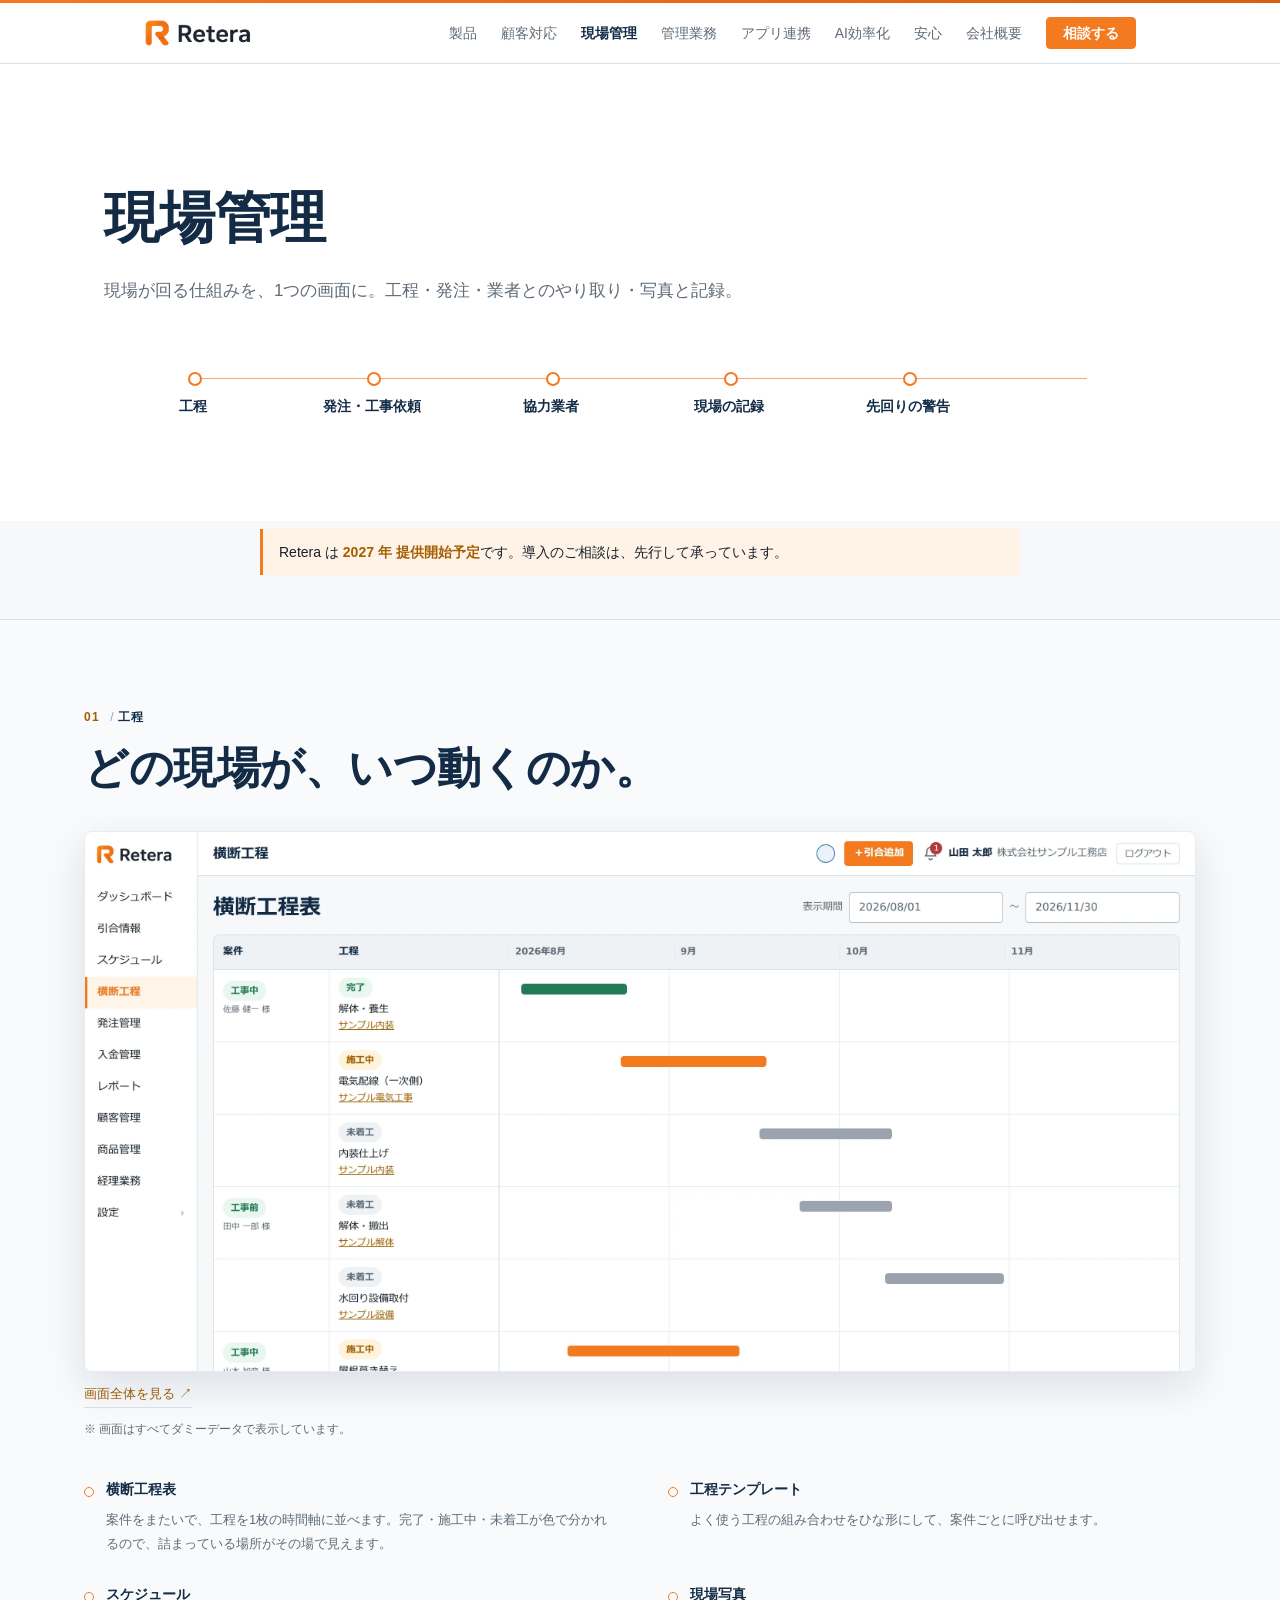
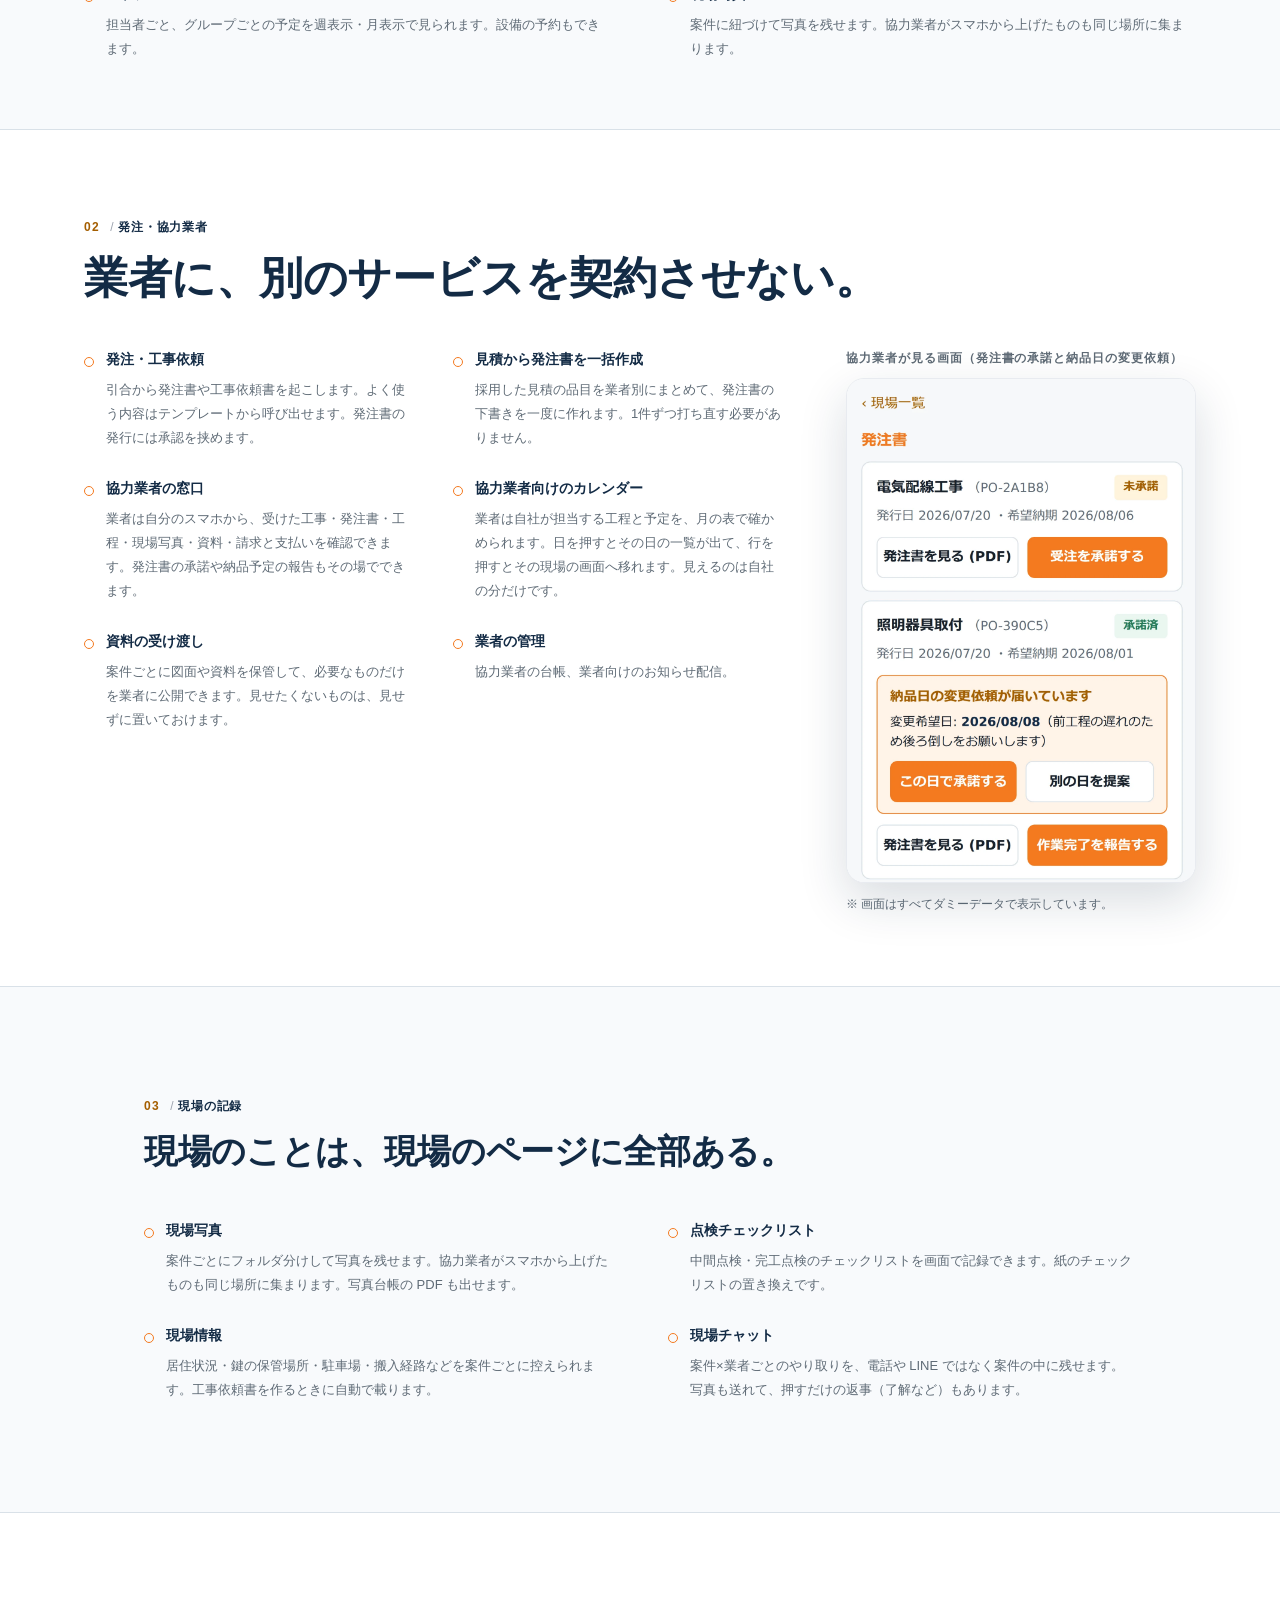
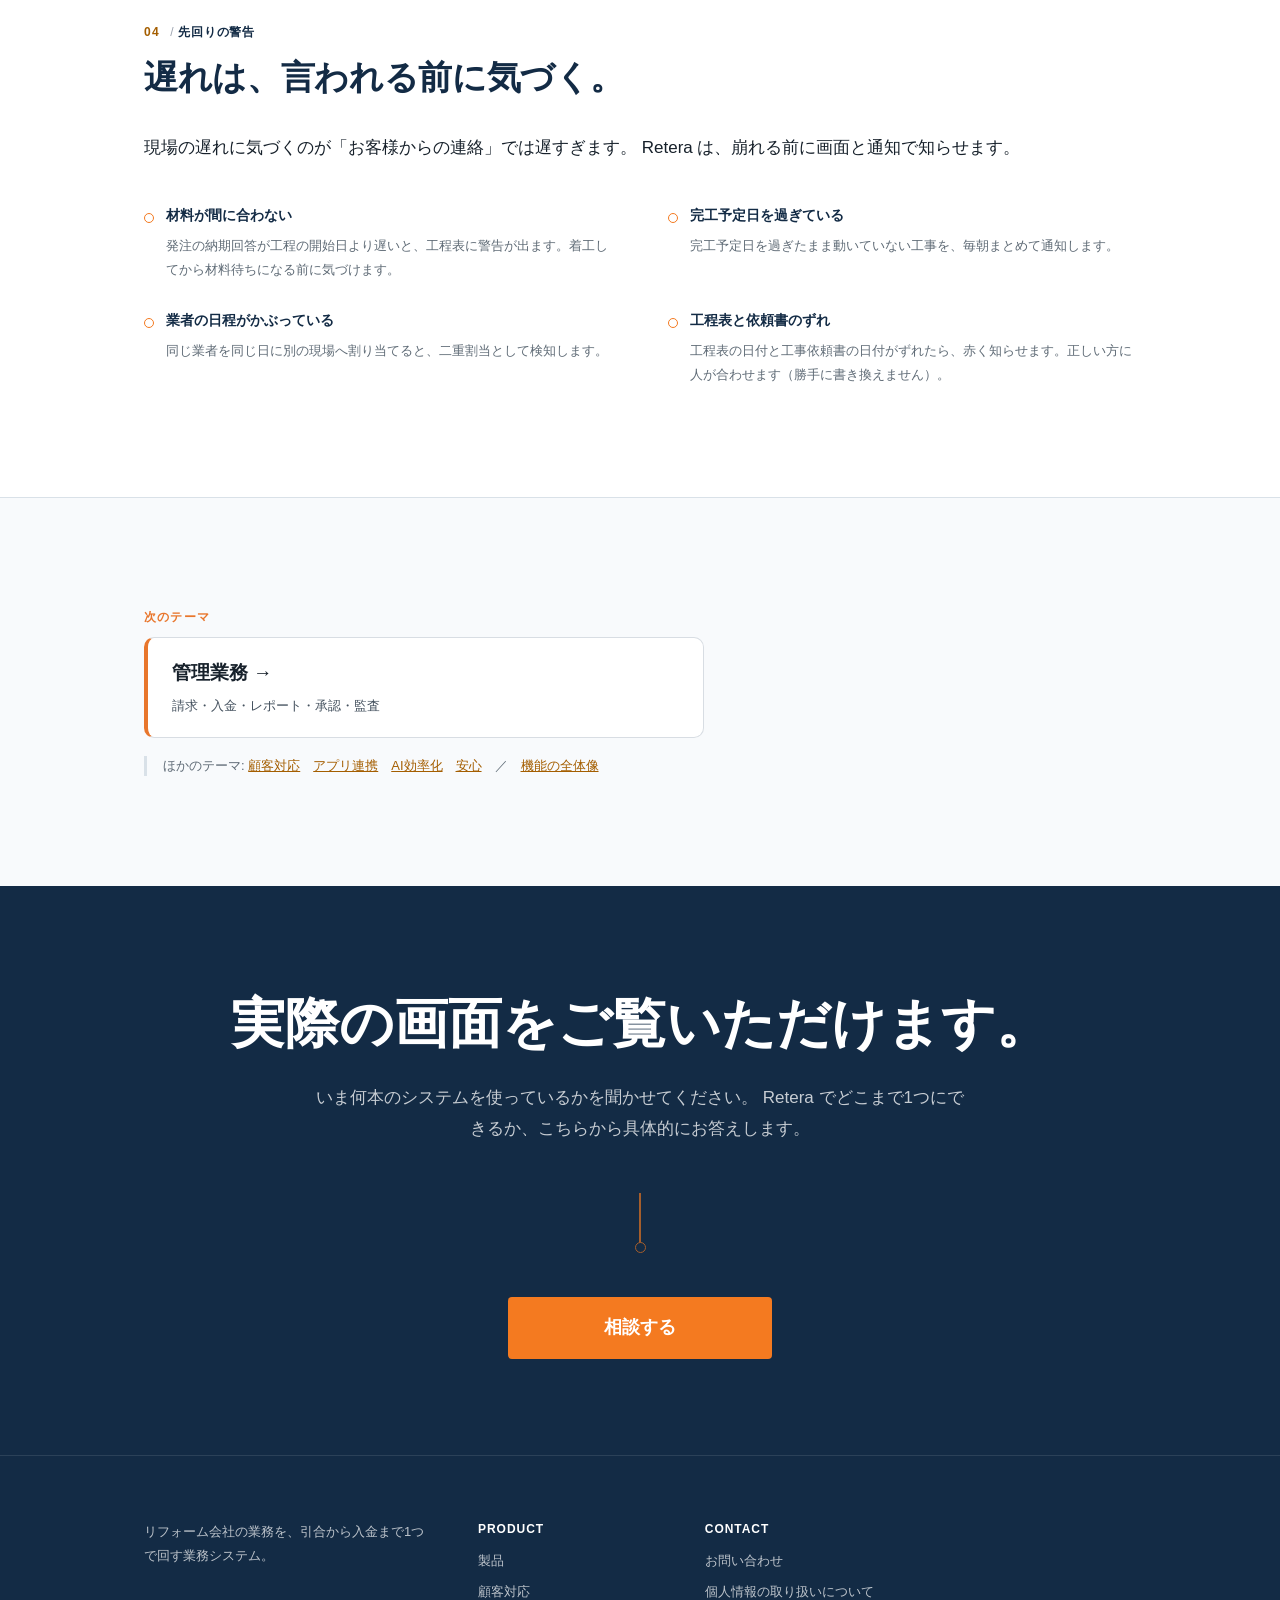
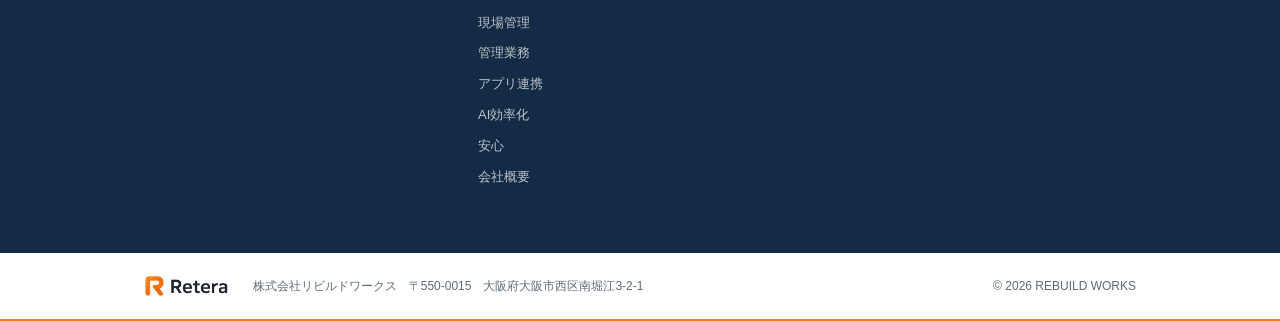
<file: features-site.html>
<!DOCTYPE html>
<html lang="ja">
<head>
<meta charset="utf-8">
<meta name="viewport" content="width=device-width, initial-scale=1">
<title>現場管理｜リフォーム業務システム Retera（リテラ）</title>
<meta name="description" content="案件をまたぐ工程表、発注・工事依頼、協力業者とのやり取り、現場写真と点検の記録。現場を回すための機能をまとめて紹介します。">

<meta property="og:type" content="website">
<meta property="og:site_name" content="Retera（リテラ）">
<meta property="og:locale" content="ja_JP">
<meta property="og:title" content="現場管理｜Retera（リテラ）">
<meta property="og:description" content="案件をまたぐ工程表、発注・工事依頼、協力業者とのやり取り、現場写真と点検の記録。現場を回すための機能をまとめて紹介します。">
<meta property="og:url" content="https://rebuildworks.co.jp/retera/features-site.html">
<meta property="og:image" content="https://rebuildworks.co.jp/retera/img/ogp.png">
<meta property="og:image:width" content="1200">
<meta property="og:image:height" content="630">
<meta property="og:image:alt" content="バラバラのシステムを、1つに。Retera（リテラ）">
<meta name="twitter:card" content="summary_large_image">
<meta name="twitter:title" content="現場管理｜Retera（リテラ）">
<meta name="twitter:description" content="案件をまたぐ工程表、発注・工事依頼、協力業者とのやり取り、現場写真と点検の記録。現場を回すための機能をまとめて紹介します。">
<meta name="twitter:image" content="https://rebuildworks.co.jp/retera/img/ogp.png">

<link rel="canonical" href="https://rebuildworks.co.jp/retera/features-site.html">
<meta name="theme-color" content="#132B45">
<link rel="icon" href="img/retera-mark-512.png">
<link rel="icon" type="image/png" sizes="32x32" href="img/favicon-32.png">
<link rel="icon" type="image/png" sizes="16x16" href="img/favicon-16.png">
<link rel="apple-touch-icon" sizes="180x180" href="img/apple-touch-icon.png">

<script type="application/ld+json">
{
  "@context": "https://schema.org",
  "@graph": [
    {
      "@id": "https://rebuildworks.co.jp/#organization"
    },
    {
      "@type": "WebPage",
      "name": "現場管理｜Retera（リテラ）",
      "inLanguage": "ja",
      "description": "Retera でできることを、引合から入金までの流れに沿って紹介します。",
      "about": {
        "@type": "SoftwareApplication",
        "name": "Retera"
      },
      "isPartOf": {
        "@id": "https://rebuildworks.co.jp/#website"
      }
    },
    {
      "@type": "BreadcrumbList",
      "itemListElement": [
        {
          "@type": "ListItem",
          "position": 1,
          "name": "ホーム",
          "item": "https://rebuildworks.co.jp/"
        },
        {
          "@type": "ListItem",
          "position": 2,
          "name": "Retera",
          "item": "https://rebuildworks.co.jp/retera/"
        },
        {
          "@type": "ListItem",
          "position": 3,
          "name": "現場管理",
          "item": "https://rebuildworks.co.jp/retera/features-site.html"
        }
      ]
    }
  ]
}
</script>
<link rel="stylesheet" href="style.css">

<script async src="https://www.googletagmanager.com/gtag/js?id=G-D5KDS50C9G"></script>
<script>
  window.dataLayer = window.dataLayer || [];
  function gtag(){dataLayer.push(arguments);}
  gtag('js', new Date());
  gtag('config', 'G-D5KDS50C9G');
</script>

<style>
.next-label { font-size: 12px; font-weight: 700; letter-spacing: .1em; color: #E8762C; margin: 0 0 10px; }
.next-card { display: block; max-width: 560px; background: #fff; border: 1px solid #d8dde3; border-left: 4px solid #E8762C; border-radius: 10px; padding: 20px 24px; text-decoration: none; color: inherit; transition: border-color .15s, box-shadow .15s; }
.next-card:hover { border-color: #E8762C; box-shadow: 0 2px 10px rgba(19,43,69,.08); }
.next-title { display: block; font-size: 19px; font-weight: 700; margin-bottom: 4px; }
.next-desc { font-size: 13px; color: #45525f; }
.next-others { margin-top: 18px; }
</style>
</head>
<body>

<header class="site-header">
  <div class="container">
    <a class="brand" href="index.html"><img src="img/retera-logo.png" alt="Retera" width="593" height="154" decoding="async"></a>
    <button class="nav-toggle" type="button" aria-label="メニュー" aria-expanded="false"><span></span><span></span><span></span></button>
    <nav class="site-nav">
      <a href="index.html">製品</a>
      <a href="features-customer.html">顧客対応</a>
      <a href="features-site.html" class="current">現場管理</a>
      <a href="features-office.html">管理業務</a>
      <a href="features-connect.html">アプリ連携</a>
      <a href="features-ai.html">AI効率化</a>
      <a href="anshin.html">安心</a>
      <a href="/company.html">会社概要</a>
      <a href="contact.html" class="btn btn-primary btn-sm">相談する</a>
    </nav>
  </div>
</header>

<main>

<section class="section feat-hero">
  <div class="container">
    <h1 class="h-hero">現場管理</h1>
    <p class="lead feat-hero-lead">現場が回る仕組みを、1つの画面に。工程・発注・業者とのやり取り・写真と記録。</p>
    <ol class="featline">
      <li>工程</li>
      <li>発注・工事依頼</li>
      <li>協力業者</li>
      <li>現場の記録</li>
      <li>先回りの警告</li>
    </ol>
  </div>
</section>

<div class="container release-wrap">
    <p class="release-note">
      Retera は <b>2027 年 提供開始予定</b>です。導入のご相談は、先行して承っています。
    </p>
</div>
<section class="section section-alt gantt-sec">
  <div class="container">
    <p class="fstage"><b>01</b><span>工程</span></p>
    <h2 class="h-section">どの現場が、いつ動くのか。</h2>

    <figure class="gantt-shot">
      <a class="shot-frame" href="img/screen-gantt.png" target="_blank" rel="noopener">
        <picture><source srcset="img/screen-gantt.webp" type="image/webp"><img src="img/screen-gantt.png" alt="Retera の横断工程表。案件をまたいで工程が時間軸に並んでいる" width="2880" height="1400" decoding="async" loading="lazy"></picture>
      </a>
      <figcaption><a class="shot-more" href="img/screen-gantt.png" target="_blank" rel="noopener">画面全体を見る ↗</a></figcaption>
    </figure>
    <p class="shot-note gantt-note">※ 画面はすべてダミーデータで表示しています。</p>

    <ul class="lead-pts gantt-pts">
      <li>
        <h3>横断工程表</h3>
        <p>案件をまたいで、工程を1枚の時間軸に並べます。完了・施工中・未着工が色で分かれるので、詰まっている場所がその場で見えます。</p>
      </li>
      <li>
        <h3>工程テンプレート</h3>
        <p>よく使う工程の組み合わせをひな形にして、案件ごとに呼び出せます。</p>
      </li>
      <li>
        <h3>スケジュール</h3>
        <p>担当者ごと、グループごとの予定を週表示・月表示で見られます。設備の予約もできます。</p>
      </li>
      <li>
        <h3>現場写真</h3>
        <p>案件に紐づけて写真を残せます。協力業者がスマホから上げたものも同じ場所に集まります。</p>
      </li>
    </ul>
  </div>
</section>

<section class="section section-white po-sec">
  <div class="container">
    <p class="fstage"><b>02</b><span>発注・協力業者</span></p>
    <h2 class="h-section">業者に、別のサービスを契約させない。</h2>

    <div class="po-grid">
      <figure class="po-shot">
        <figcaption class="ls-tag">協力業者が見る画面（発注書の承諾と納品日の変更依頼）</figcaption>
        <a class="shot-frame" href="img/screen-vendor-site.png" target="_blank" rel="noopener">
          <picture><source srcset="img/screen-vendor-site.webp" type="image/webp"><img src="img/screen-vendor-site.png" alt="協力業者が自分のスマホで見る Retera の現場詳細画面。発注書の承諾、納品日の変更依頼、工程表、資料、現場写真、元請とのやり取り" width="1170" height="2700" decoding="async" loading="lazy"></picture>
        </a>
        <p class="shot-note po-note">※ 画面はすべてダミーデータで表示しています。</p>
      </figure>

      <ul class="lead-pts po-pts">
        <li>
          <h3>発注・工事依頼</h3>
          <p>引合から発注書や工事依頼書を起こします。よく使う内容はテンプレートから呼び出せます。発注書の発行には承認を挟めます。</p>
        </li>
        <li>
          <h3>見積から発注書を一括作成</h3>
          <p>採用した見積の品目を業者別にまとめて、発注書の下書きを一度に作れます。1件ずつ打ち直す必要がありません。</p>
        </li>
        <li>
          <h3>協力業者の窓口</h3>
          <p>業者は自分のスマホから、受けた工事・発注書・工程・現場写真・資料・請求と支払いを確認できます。発注書の承諾や納品予定の報告もその場でできます。</p>
        </li>
        <li>
          <h3>協力業者向けのカレンダー</h3>
          <p>業者は自社が担当する工程と予定を、月の表で確かめられます。日を押すとその日の一覧が出て、行を押すとその現場の画面へ移れます。見えるのは自社の分だけです。</p>
        </li>
        <li>
          <h3>資料の受け渡し</h3>
          <p>案件ごとに図面や資料を保管して、必要なものだけを業者に公開できます。見せたくないものは、見せずに置いておけます。</p>
        </li>
        <li>
          <h3>業者の管理</h3>
          <p>協力業者の台帳、業者向けのお知らせ配信。</p>
        </li>
      </ul>
    </div>
  </div>
</section>

<section class="section section-alt">
  <div class="container">
    <p class="fstage"><b>03</b><span>現場の記録</span></p>
    <h2 class="h-section">現場のことは、現場のページに全部ある。</h2>
    <ul class="lead-pts">
      <li>
        <h3>現場写真</h3>
        <p>案件ごとにフォルダ分けして写真を残せます。協力業者がスマホから上げたものも同じ場所に集まります。写真台帳の PDF も出せます。</p>
      </li>
      <li>
        <h3>点検チェックリスト</h3>
        <p>中間点検・完工点検のチェックリストを画面で記録できます。紙のチェックリストの置き換えです。</p>
      </li>
      <li>
        <h3>現場情報</h3>
        <p>居住状況・鍵の保管場所・駐車場・搬入経路などを案件ごとに控えられます。工事依頼書を作るときに自動で載ります。</p>
      </li>
      <li>
        <h3>現場チャット</h3>
        <p>案件×業者ごとのやり取りを、電話や LINE ではなく案件の中に残せます。写真も送れて、押すだけの返事（了解など）もあります。</p>
      </li>
    </ul>
  </div>
</section>

<section class="section section-white">
  <div class="container">
    <p class="fstage"><b>04</b><span>先回りの警告</span></p>
    <h2 class="h-section">遅れは、言われる前に気づく。</h2>
    <p class="lead">
      現場の遅れに気づくのが「お客様からの連絡」では遅すぎます。
      Retera は、崩れる前に画面と通知で知らせます。
    </p>
    <ul class="lead-pts">
      <li>
        <h3>材料が間に合わない</h3>
        <p>発注の納期回答が工程の開始日より遅いと、工程表に警告が出ます。着工してから材料待ちになる前に気づけます。</p>
      </li>
      <li>
        <h3>完工予定日を過ぎている</h3>
        <p>完工予定日を過ぎたまま動いていない工事を、毎朝まとめて通知します。</p>
      </li>
      <li>
        <h3>業者の日程がかぶっている</h3>
        <p>同じ業者を同じ日に別の現場へ割り当てると、二重割当として検知します。</p>
      </li>
      <li>
        <h3>工程表と依頼書のずれ</h3>
        <p>工程表の日付と工事依頼書の日付がずれたら、赤く知らせます。正しい方に人が合わせます（勝手に書き換えません）。</p>
      </li>
    </ul>
  </div>
</section>

<section class="section section-alt next-sec">
  <div class="container">
    <p class="next-label">次のテーマ</p>
    <a class="next-card" href="features-office.html">
      <span class="next-title">管理業務 →</span>
      <span class="next-desc">請求・入金・レポート・承認・監査</span>
    </a>
    <p class="feat-note next-others">ほかのテーマ: <a href="features-customer.html">顧客対応</a>　<a href="features-connect.html">アプリ連携</a>　<a href="features-ai.html">AI効率化</a>　<a href="anshin.html">安心</a>　／　<a href="features.html">機能の全体像</a></p>
  </div>
</section>

<section class="feat-close">
  <div class="container">
    <h2>実際の画面をご覧いただけます。</h2>
    <p class="fc-lead">
      いま何本のシステムを使っているかを聞かせてください。
      Retera でどこまで1つにできるか、こちらから具体的にお答えします。
    </p>

    <div class="fc-drop" aria-hidden="true"></div>

    <a href="contact.html" class="btn-cta fc-btn">相談する</a>
  </div>
</section>

</main>

<footer class="site-footer">
  
  <div class="footer-top">
    <div class="container">
      <div class="footer-grid">
        <div class="footer-brand">
          <p>リフォーム会社の業務を、引合から入金まで1つで回す業務システム。</p>
        </div>
        <div class="footer-col">
          <h2>PRODUCT</h2>
          <ul>
            <li><a href="index.html">製品</a></li>
            <li><a href="features-customer.html">顧客対応</a></li>
            <li><a href="features-site.html">現場管理</a></li>
            <li><a href="features-office.html">管理業務</a></li>
            <li><a href="features-connect.html">アプリ連携</a></li>
            <li><a href="features-ai.html">AI効率化</a></li>
            <li><a href="anshin.html">安心</a></li>
            <li><a href="/company.html">会社概要</a></li>
          </ul>
        </div>
        <div class="footer-col">
          <h2>CONTACT</h2>
          <ul>
            <li><a href="contact.html">お問い合わせ</a></li>
            <li><a href="/privacy.html">個人情報の取り扱いについて</a></li>
          </ul>
        </div>
      </div>
    </div>
  </div>

  <div class="footer-base">
    <div class="container">
      <img src="img/retera-logo.png" alt="Retera" width="593" height="154" decoding="async" loading="lazy">
      <span>株式会社リビルドワークス　〒550-0015　大阪府大阪市西区南堀江3-2-1</span>
      <span>&copy; 2026 REBUILD WORKS</span>
    </div>
  </div>
</footer>

<script>
/* 390px: ロゴ＋問い合わせを優先し、他はハンバーガーに畳む */
(function () {
  var t = document.querySelector('.nav-toggle'), n = document.querySelector('.site-nav');
  if (!t || !n) return;
  t.addEventListener('click', function () {
    var open = n.classList.toggle('open');
    t.setAttribute('aria-expanded', open ? 'true' : 'false');
  });
})();
</script>
</body>
</html>
</file>
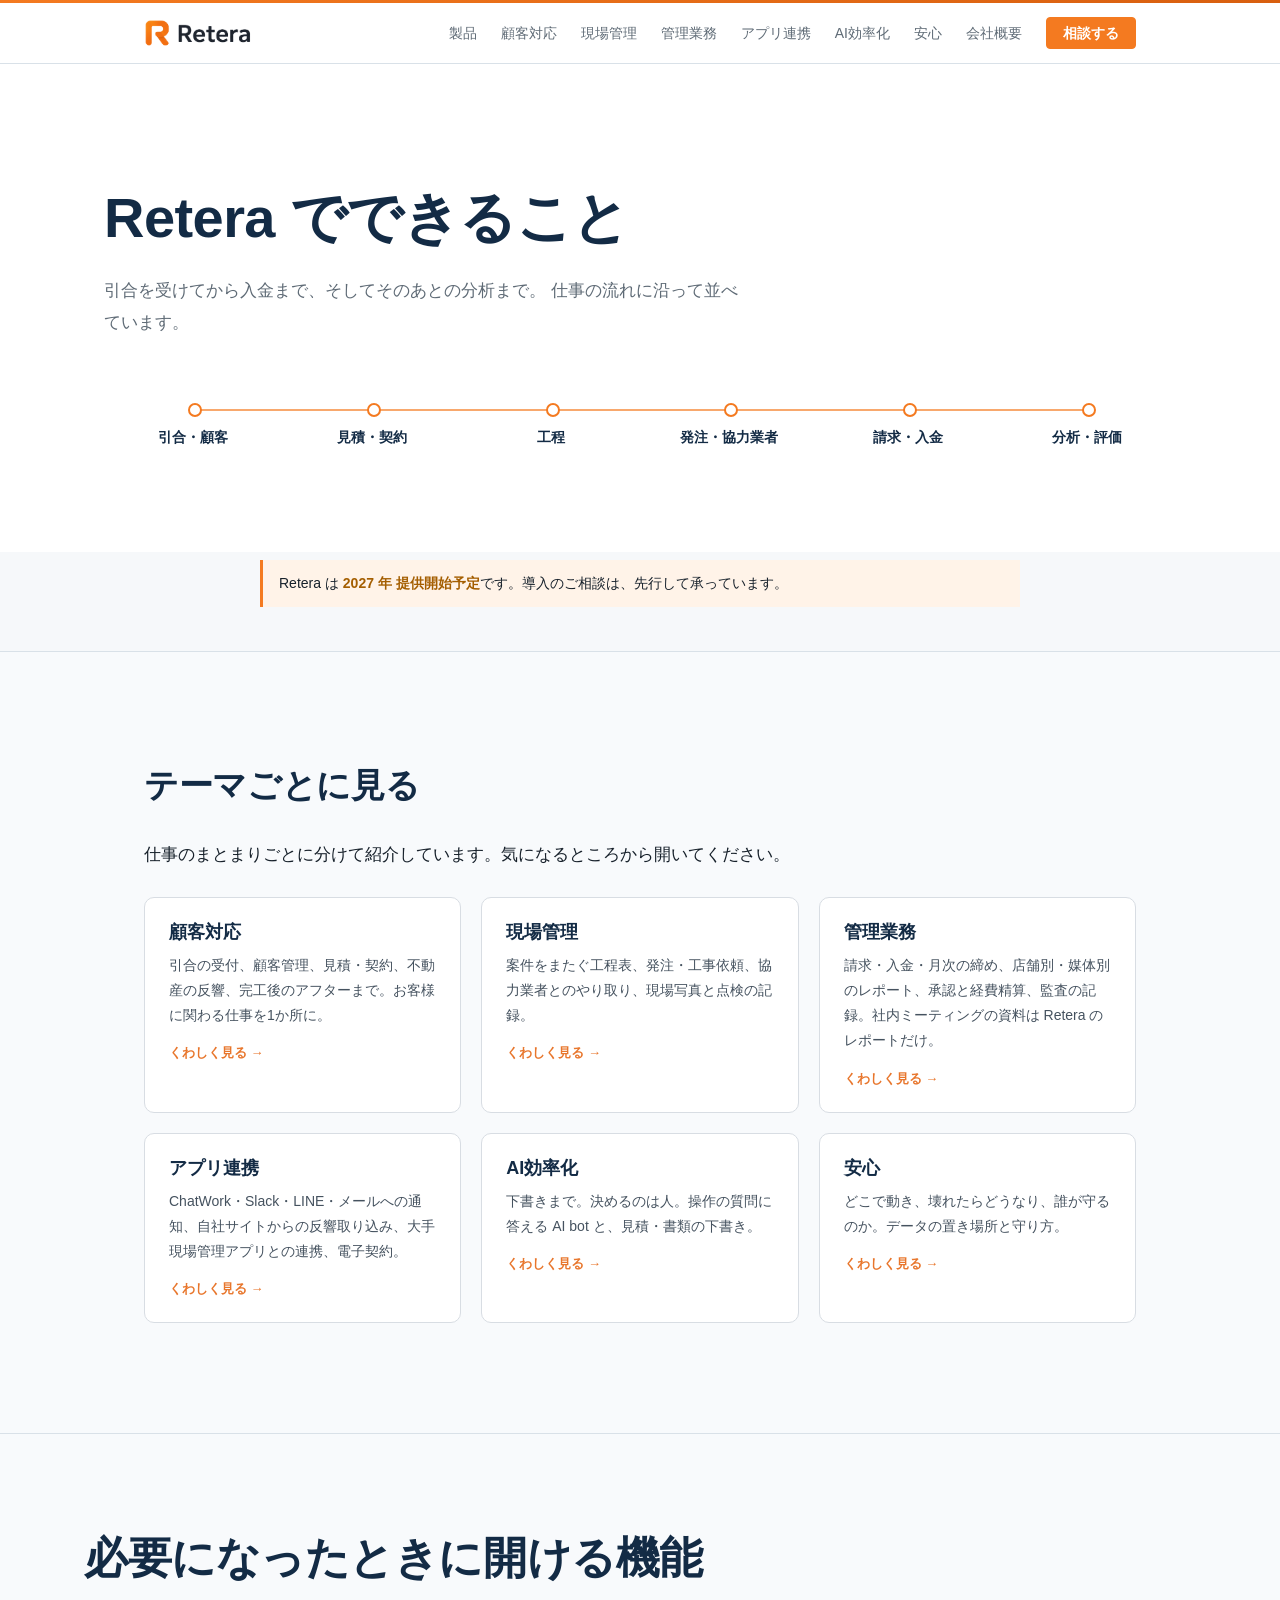
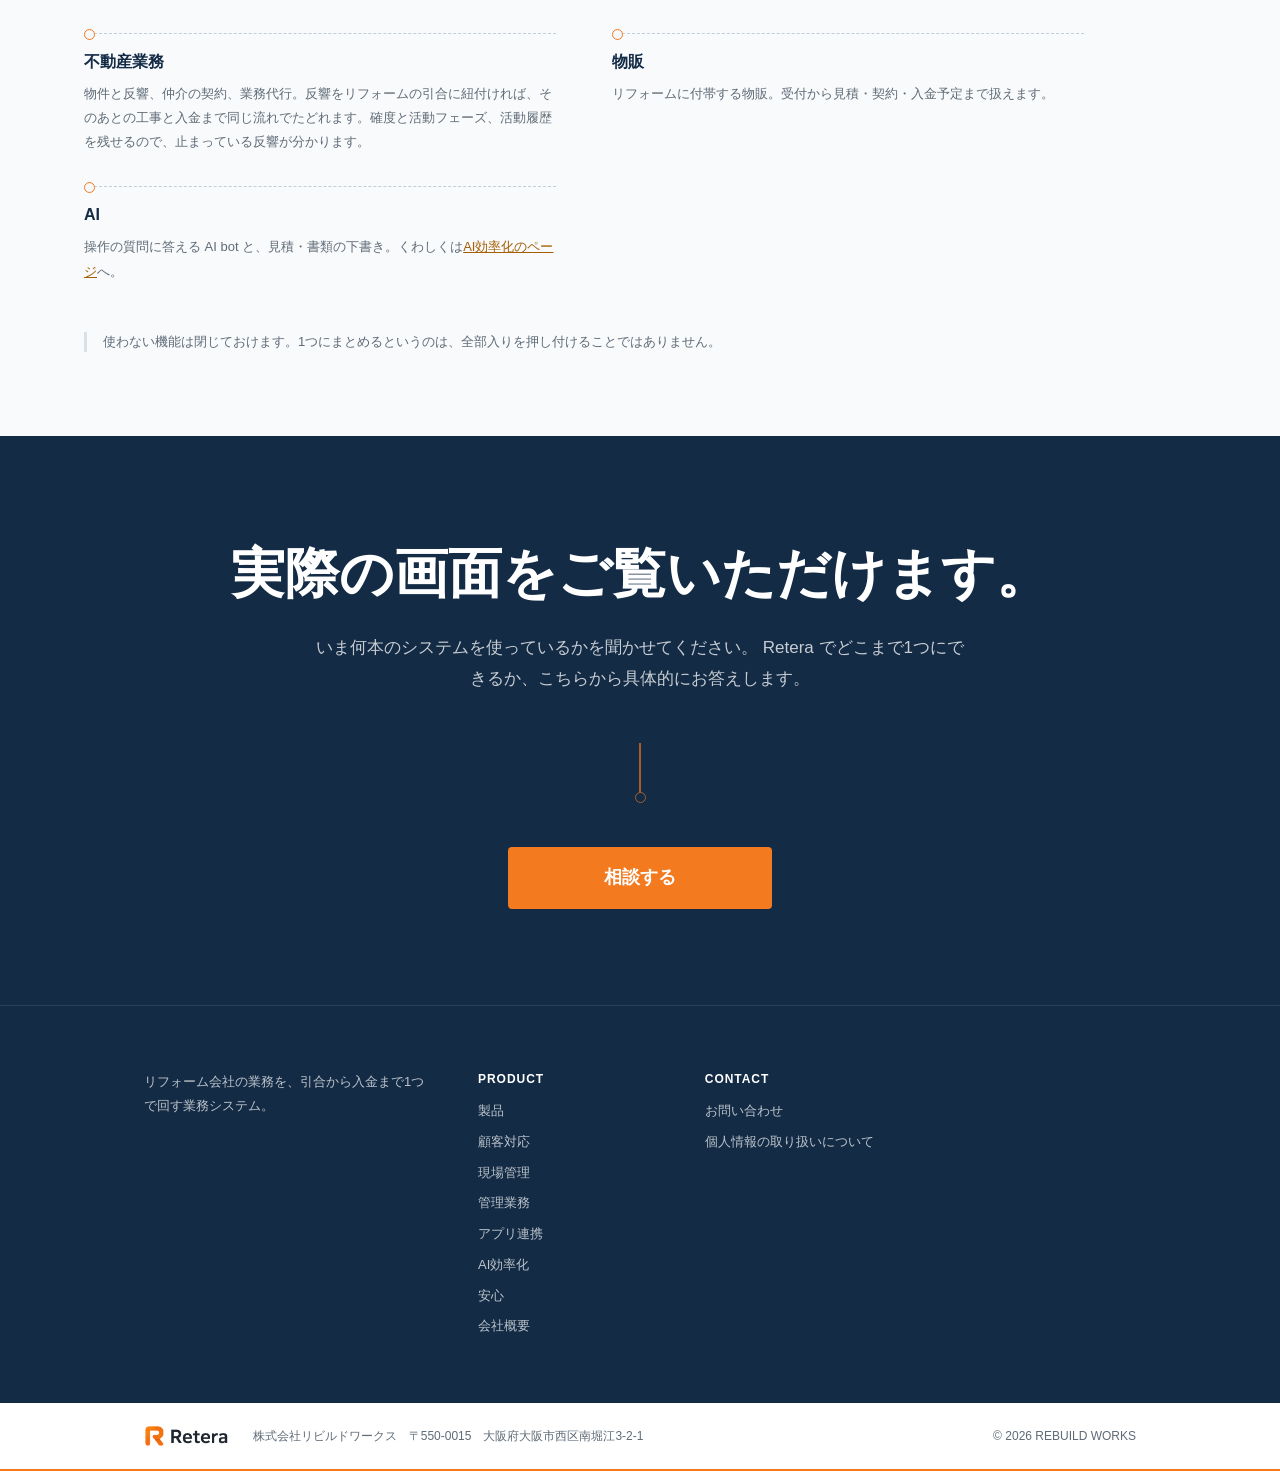
<file: features.html>
<!DOCTYPE html>
<html lang="ja">
<head>
<meta charset="utf-8">
<meta name="viewport" content="width=device-width, initial-scale=1">
<title>機能一覧｜リフォーム業務システム Retera（リテラ）</title>
<meta name="description" content="Retera でできること。引合・顧客／見積・契約／案件横断の工程表／発注と協力業者ポータル／請求・入金／分析・評価／記録とセキュリティまで、仕事の流れに沿って実際の画面で紹介します。">

<meta property="og:type" content="website">
<meta property="og:site_name" content="Retera（リテラ）">
<meta property="og:locale" content="ja_JP">
<meta property="og:title" content="機能一覧｜リフォーム業務システム Retera（リテラ）">
<meta property="og:description" content="引合・顧客／見積・契約／工程／発注・協力業者／請求・入金／分析・評価／AI／記録・セキュリティ。Retera でできることを、仕事の流れに沿って紹介します。">
<meta property="og:url" content="https://rebuildworks.co.jp/retera/features.html">
<meta property="og:image" content="https://rebuildworks.co.jp/retera/img/ogp.png">
<meta property="og:image:width" content="1200">
<meta property="og:image:height" content="630">
<meta property="og:image:alt" content="バラバラのシステムを、1つに。Retera（リテラ）">
<meta name="twitter:card" content="summary_large_image">
<meta name="twitter:title" content="機能一覧｜リフォーム業務システム Retera（リテラ）">
<meta name="twitter:description" content="引合・顧客／見積・契約／工程／発注・協力業者／請求・入金／分析・評価／AI／記録・セキュリティ。Retera でできることを、仕事の流れに沿って紹介します。">
<meta name="twitter:image" content="https://rebuildworks.co.jp/retera/img/ogp.png">

<link rel="canonical" href="https://rebuildworks.co.jp/retera/features.html">
<meta name="theme-color" content="#132B45">
<link rel="icon" href="img/retera-mark-512.png">
<link rel="icon" type="image/png" sizes="32x32" href="img/favicon-32.png">
<link rel="icon" type="image/png" sizes="16x16" href="img/favicon-16.png">
<link rel="apple-touch-icon" sizes="180x180" href="img/apple-touch-icon.png">

<script type="application/ld+json">
{
  "@context": "https://schema.org",
  "@graph": [
    {
      "@id": "https://rebuildworks.co.jp/#organization"
    },
    {
      "@type": "WebPage",
      "name": "機能｜Retera（リテラ）",
      "inLanguage": "ja",
      "description": "Retera でできることを、引合から入金までの流れに沿って紹介します。",
      "about": {
        "@type": "SoftwareApplication",
        "name": "Retera"
      },
      "isPartOf": {
        "@id": "https://rebuildworks.co.jp/#website"
      }
    },
    {
      "@type": "BreadcrumbList",
      "itemListElement": [
        {
          "@type": "ListItem",
          "position": 1,
          "name": "ホーム",
          "item": "https://rebuildworks.co.jp/"
        },
        {
          "@type": "ListItem",
          "position": 2,
          "name": "Retera",
          "item": "https://rebuildworks.co.jp/retera/"
        },
        {
          "@type": "ListItem",
          "position": 3,
          "name": "機能",
          "item": "https://rebuildworks.co.jp/retera/features.html"
        }
      ]
    }
  ]
}
</script>
<link rel="stylesheet" href="style.css">

<script async src="https://www.googletagmanager.com/gtag/js?id=G-D5KDS50C9G"></script>
<script>
  window.dataLayer = window.dataLayer || [];
  function gtag(){dataLayer.push(arguments);}
  gtag('js', new Date());
  gtag('config', 'G-D5KDS50C9G');
</script>

<style>
.theme-grid { display: grid; grid-template-columns: repeat(auto-fill, minmax(300px, 1fr)); gap: 20px; margin-top: 28px; }
.theme-card { display: block; background: #fff; border: 1px solid #d8dde3; border-radius: 10px; padding: 22px 24px; text-decoration: none; color: inherit; transition: border-color .15s, box-shadow .15s; }
.theme-card:hover { border-color: #E8762C; box-shadow: 0 2px 10px rgba(19,43,69,.08); }
.theme-card h3 { margin: 0 0 8px; font-size: 18px; }
.theme-card p { margin: 0 0 12px; font-size: 14px; line-height: 1.8; color: #45525f; }
.theme-more { color: #E8762C; font-weight: 700; font-size: 13px; }
</style>
</head>
<body>

<header class="site-header">
  <div class="container">
    <a class="brand" href="index.html"><img src="img/retera-logo.png" alt="Retera" width="593" height="154" decoding="async"></a>
    <button class="nav-toggle" type="button" aria-label="メニュー" aria-expanded="false"><span></span><span></span><span></span></button>
    <nav class="site-nav">
      <a href="index.html">製品</a>
      <a href="features-customer.html">顧客対応</a>
      <a href="features-site.html">現場管理</a>
      <a href="features-office.html">管理業務</a>
      <a href="features-connect.html">アプリ連携</a>
      <a href="features-ai.html">AI効率化</a>
      <a href="anshin.html">安心</a>
      <a href="/company.html">会社概要</a>
      <a href="contact.html" class="btn btn-primary btn-sm">相談する</a>
    </nav>
  </div>
</header>

<main>

<section class="section feat-hero">
  <div class="container">
    <h1 class="h-hero">Retera でできること</h1>
    <p class="lead feat-hero-lead">
      引合を受けてから入金まで、そしてそのあとの分析まで。
      仕事の流れに沿って並べています。
    </p>

    <ol class="featline">
      <li>引合・顧客</li>
      <li>見積・契約</li>
      <li>工程</li>
      <li>発注・協力業者</li>
      <li>請求・入金</li>
      <li>分析・評価</li>
    </ol>
  </div>
</section>

<div class="container release-wrap">
    <p class="release-note">
      Retera は <b>2027 年 提供開始予定</b>です。導入のご相談は、先行して承っています。
    </p>
</div>

<section class="section section-alt">
  <div class="container">
    <h2 class="h-section">テーマごとに見る</h2>
    <p class="lead">仕事のまとまりごとに分けて紹介しています。気になるところから開いてください。</p>
    <div class="theme-grid">
      <a class="theme-card" href="features-customer.html">
        <h3>顧客対応</h3>
        <p>引合の受付、顧客管理、見積・契約、不動産の反響、完工後のアフターまで。お客様に関わる仕事を1か所に。</p>
        <span class="theme-more">くわしく見る →</span>
      </a>
      <a class="theme-card" href="features-site.html">
        <h3>現場管理</h3>
        <p>案件をまたぐ工程表、発注・工事依頼、協力業者とのやり取り、現場写真と点検の記録。</p>
        <span class="theme-more">くわしく見る →</span>
      </a>
      <a class="theme-card" href="features-office.html">
        <h3>管理業務</h3>
        <p>請求・入金・月次の締め、店舗別・媒体別のレポート、承認と経費精算、監査の記録。社内ミーティングの資料は Retera のレポートだけ。</p>
        <span class="theme-more">くわしく見る →</span>
      </a>
      <a class="theme-card" href="features-connect.html">
        <h3>アプリ連携</h3>
        <p>ChatWork・Slack・LINE・メールへの通知、自社サイトからの反響取り込み、大手現場管理アプリとの連携、電子契約。</p>
        <span class="theme-more">くわしく見る →</span>
      </a>
      <a class="theme-card" href="features-ai.html">
        <h3>AI効率化</h3>
        <p>下書きまで。決めるのは人。操作の質問に答える AI bot と、見積・書類の下書き。</p>
        <span class="theme-more">くわしく見る →</span>
      </a>
      <a class="theme-card" href="anshin.html">
        <h3>安心</h3>
        <p>どこで動き、壊れたらどうなり、誰が守るのか。データの置き場所と守り方。</p>
        <span class="theme-more">くわしく見る →</span>
      </a>
    </div>
  </div>
</section>

<section class="section section-alt opt-sec">
  <div class="container">
    <h2 class="h-section">必要になったときに開ける機能</h2>

    <ul class="opt-list">
      <li>
        <h3>不動産業務</h3>
        <p>物件と反響、仲介の契約、業務代行。反響をリフォームの引合に紐付ければ、そのあとの工事と入金まで同じ流れでたどれます。確度と活動フェーズ、活動履歴を残せるので、止まっている反響が分かります。</p>
      </li>
      <li>
        <h3>物販</h3>
        <p>リフォームに付帯する物販。受付から見積・契約・入金予定まで扱えます。</p>
      </li>
      <li>
        <h3>AI</h3>
        <p>操作の質問に答える AI bot と、見積・書類の下書き。くわしくは<a href="features-ai.html">AI効率化のページ</a>へ。</p>
      </li>
    </ul>

    <p class="feat-note measure opt-note">
      使わない機能は閉じておけます。1つにまとめるというのは、全部入りを押し付けることではありません。
    </p>
  </div>
</section>

<section class="feat-close">
  <div class="container">
    <h2>実際の画面をご覧いただけます。</h2>
    <p class="fc-lead">
      いま何本のシステムを使っているかを聞かせてください。
      Retera でどこまで1つにできるか、こちらから具体的にお答えします。
    </p>

    <div class="fc-drop" aria-hidden="true"></div>

    <a href="contact.html" class="btn-cta fc-btn">相談する</a>
  </div>
</section>

</main>

<footer class="site-footer">
  
  <div class="footer-top">
    <div class="container">
      <div class="footer-grid">
        <div class="footer-brand">
          <p>リフォーム会社の業務を、引合から入金まで1つで回す業務システム。</p>
        </div>
        <div class="footer-col">
          <h2>PRODUCT</h2>
          <ul>
            <li><a href="index.html">製品</a></li>
            <li><a href="features-customer.html">顧客対応</a></li>
            <li><a href="features-site.html">現場管理</a></li>
            <li><a href="features-office.html">管理業務</a></li>
            <li><a href="features-connect.html">アプリ連携</a></li>
            <li><a href="features-ai.html">AI効率化</a></li>
            <li><a href="anshin.html">安心</a></li>
            <li><a href="/company.html">会社概要</a></li>
          </ul>
        </div>
        <div class="footer-col">
          <h2>CONTACT</h2>
          <ul>
            <li><a href="contact.html">お問い合わせ</a></li>
            <li><a href="/privacy.html">個人情報の取り扱いについて</a></li>
          </ul>
        </div>
      </div>
    </div>
  </div>

  <div class="footer-base">
    <div class="container">
      <img src="img/retera-logo.png" alt="Retera" width="593" height="154" decoding="async" loading="lazy">
      <span>株式会社リビルドワークス　〒550-0015　大阪府大阪市西区南堀江3-2-1</span>
      <span>&copy; 2026 REBUILD WORKS</span>
    </div>
  </div>
</footer>

<script>
/* 390px: ロゴ＋問い合わせを優先し、他はハンバーガーに畳む */
(function () {
  var t = document.querySelector('.nav-toggle'), n = document.querySelector('.site-nav');
  if (!t || !n) return;
  t.addEventListener('click', function () {
    var open = n.classList.toggle('open');
    t.setAttribute('aria-expanded', open ? 'true' : 'false');
  });
})();
</script>
</body>
</html>
</file>
<file: style.css>
/* ============================================================
   Retera 製品サイト 共通スタイル
   UI_GUIDE.md 節2（トークン）+ 節20（公開サイトの追加トークン）に準拠
   2026-08-07
   ============================================================ */

:root {
  /* === Retera Design Tokens v1.0 に準拠（UI_GUIDE 節20.9） ===
     社内アプリのマスタードではなく、製品 Retera のブランド色を使う。
     載せる製品画面と色を揃えるため。2026-08-08 大西様決定。 */
  --bg: #F6F8FA;
  --surface: #FFFFFF;
  --surface-alt: #F8FAFC;
  --neutral-faint: #EEF1F4;
  --neutral-border: #D9E1E8;
  --neutral-strong: #9CA3AF;
  --text-muted: #5F6B76;
  --text: #17212B;
  --text-strong: #132B45;   /* Navy */
  --navy: #132B45;

  /* === Feedback === */
  --danger: #B33A3A;
  --info: #2D6DA3;
  --info-faint: #EAF3FA;

  /* === Primary（Retera オレンジ） === */
  --primary: #F47A20;
  --primary-dark: #D85F0F;
  --primary-faint: #FFF3E8;
  /* 文字に使うオレンジ。#F47A20 は白背景 2.7:1 で AA 未達のため文字に使わない */
  --primary-text: #A45E00;

  /* === Radius === */
  --radius-sm: 2px;
  --radius: 4px;
  --radius-lg: 8px;
  --radius-pill: 999px;

  /* === Spacing === */
  --space-1: 4px;
  --space-2: 6px;
  --space-3: 8px;
  --space-4: 12px;
  --space-5: 16px;
  --space-6: 24px;
  --space-7: 32px;
  /* 節20.3 公開サイトのみ */
  --space-8: 48px;
  --space-9: 64px;
  --space-10: 96px;

  /* === Typography === */
  --font-family: -apple-system, BlinkMacSystemFont, "Segoe UI",
                 "Hiragino Kaku Gothic ProN", "Hiragino Sans",
                 "Meiryo", sans-serif;
  --fs-xs: 11px;
  --fs-sm: 12px;
  --fs-base: 13px;
  --fs-md: 14px;
  --fs-lg: 15px;
  --fs-xl: 17px;
  /* 節20.3 公開サイトのみ */
  --fs-body: 15px;
  --fs-lead: 17px;
  --fs-h3: 20px;
  --fs-h2: 28px;
  --fs-h1: 40px;
  --measure: 34em;
  --lh-tight: 1.4;
  --lh-base: 1.6;

  /* === Shadow === */
  --shadow-sm: 0 1px 2px rgba(20, 30, 50, 0.04);

  /* === Motion === */
  --t-fast: 0.12s ease;
  --t-base: 0.2s ease;
}

/* ============================================================
   共通骨格（UI_GUIDE 節8）
   ============================================================ */

* { box-sizing: border-box; }

body {
  font-family: var(--font-family);
  font-size: var(--fs-body);
  line-height: var(--lh-base);
  color: var(--text);
  background: var(--bg);
  margin: 0;
  -webkit-font-smoothing: antialiased;
  /* 日本語の禁則処理。「 が行末に、」。が行頭に来るのを防ぐ */
  line-break: strict;
  overflow-wrap: break-word;
}

body::before {
  content: "";
  display: block;
  height: 3px;
  background: linear-gradient(90deg, var(--primary), var(--primary-dark));
}

a { color: var(--primary-text); }
a:hover { color: var(--primary); }

/* ============================================================
   レイアウト
   ============================================================ */

.container {
  max-width: 1040px;
  margin: 0 auto;
  padding: 0 var(--space-6);
}

.section {
  padding: var(--space-10) 0;
  border-top: 1px solid var(--neutral-border);
}
.section:first-of-type { border-top: none; }
.section-alt { background: var(--surface-alt); }
.section-white { background: var(--surface); }

/* テーマカード（features.html のハブと共有。トップページの「何ができるか、
   テーマで見る」でも使う。2026-09-01 追加） */
.theme-grid { display: grid; grid-template-columns: repeat(auto-fill, minmax(300px, 1fr)); gap: 20px; margin-top: 28px; }
.theme-card { display: block; background: var(--surface); border: 1px solid var(--neutral-border); border-radius: var(--radius-lg); padding: 22px 24px; text-decoration: none; color: inherit; transition: border-color .15s, box-shadow .15s; }
.theme-card:hover { border-color: var(--primary-dark); box-shadow: 0 2px 10px rgba(19,43,69,.08); }
.theme-card h3 { margin: 0 0 8px; font-size: 18px; color: var(--navy); }
.theme-card p { margin: 0 0 12px; font-size: 14px; line-height: 1.8; color: var(--text-muted); }
.theme-more { color: var(--primary-dark); font-weight: 700; font-size: 13px; }

.measure { max-width: var(--measure); }

/* ============================================================
   ヘッダー
   ============================================================ */

.site-header {
  position: sticky;
  top: 0;
  z-index: 100;
  background: var(--surface);
  border-bottom: 1px solid var(--neutral-border);
}

.site-header .container {
  display: flex;
  align-items: center;
  justify-content: space-between;
  gap: var(--space-5);
  height: 60px;
}

.brand {
  display: flex;
  align-items: center;
  gap: var(--space-3);
  font-size: var(--fs-h3);
  font-weight: 600;
  color: var(--text-strong);
  text-decoration: none;
  letter-spacing: 0.02em;
}
.brand img { display: block; height: 28px; width: auto; }
.brand:hover { color: var(--text-strong); }

.site-nav {
  display: flex;
  align-items: center;
  gap: var(--space-6);
}
.site-nav a {
  font-size: var(--fs-md);
  color: var(--text-muted);
  text-decoration: none;
  transition: var(--t-fast);
}
.site-nav a:hover { color: var(--text-strong); }
.site-nav a.current { color: var(--text-strong); font-weight: 600; }

/* ============================================================
   ボタン（UI_GUIDE 節3。グラデーション・影・translateY 禁止）
   ============================================================ */

.btn {
  display: inline-flex;
  align-items: center;
  gap: var(--space-1);
  height: 40px;
  padding: 0 var(--space-6);
  font-size: var(--fs-md);
  font-family: inherit;
  border: 1px solid var(--neutral-border);
  background: var(--surface);
  color: var(--text);
  border-radius: var(--radius);
  text-decoration: none;
  cursor: pointer;
  transition: var(--t-fast);
}
.btn:hover {
  background: var(--surface-alt);
  border-color: var(--neutral-strong);
  color: var(--text);
}
.btn:active { background: var(--neutral-faint); }

.btn-primary {
  background: var(--primary);
  border-color: var(--primary);
  color: #fff;
  font-weight: 600;
}
.btn-primary:hover {
  background: var(--primary-dark);
  border-color: var(--primary-dark);
  color: #fff;
}

.btn-sm { height: 32px; padding: 0 var(--space-5); font-size: var(--fs-base); }

/* ============================================================
   見出し・本文
   ============================================================ */

h1, h2, h3 {
  color: var(--text-strong);
  font-weight: 600;
  margin: 0;
  line-height: var(--lh-tight);
}

.h-hero {
  font-size: var(--fs-h1);
  letter-spacing: -0.01em;
}

.h-section {
  font-size: var(--fs-h2);
  margin-bottom: var(--space-6);
}

.h-sub {
  font-size: var(--fs-h3);
  margin-bottom: var(--space-4);
}

/* 左に primary の縦バーが付く小見出し（節6.3） */
.section-title {
  font-size: var(--fs-md);
  font-weight: 600;
  color: var(--text-strong);
  padding-left: 10px;
  border-left: 3px solid var(--primary);
  margin: var(--space-6) 0 var(--space-4) 0;
}

p { margin: 0 0 var(--space-5) 0; }
p:last-child { margin-bottom: 0; }

.lead {
  font-size: var(--fs-lead);
  color: var(--text);
}

.muted { color: var(--text-muted); }
.small { font-size: var(--fs-base); }

.emph {
  font-weight: 600;
  color: var(--text-strong);
}

.kicker {
  font-size: var(--fs-base);
  font-weight: 600;
  color: var(--primary-text);
  letter-spacing: 0.08em;
  margin-bottom: var(--space-4);
}

/* ============================================================
   ヒーロー
   ============================================================ */

.hero {
  background: var(--surface);
  padding: var(--space-10) 0;
  border-bottom: 1px solid var(--neutral-border);
}
.hero .h-hero { margin-bottom: var(--space-6); }
.hero .lead { margin-bottom: var(--space-7); max-width: var(--measure); }

/* ============================================================
   カード（罫線で区切る。影で浮かせない）
   ============================================================ */

.card {
  background: var(--surface);
  border: 1px solid var(--neutral-border);
  border-radius: var(--radius-lg);
  padding: var(--space-6);
}

.grid-2 {
  display: grid;
  /* 400px 下限で 1040px 幅では必ず2列になる（320px だと3列に割れて4枚目が孤立する） */
  grid-template-columns: repeat(auto-fit, minmax(400px, 1fr));
  gap: var(--space-5);
}

/* 困りごと */
.pain { display: flex; gap: var(--space-5); }
.pain-no {
  flex: 0 0 auto;
  width: 28px;
  height: 28px;
  display: flex;
  align-items: center;
  justify-content: center;
  border: 1px solid var(--primary);
  color: var(--primary-text);
  border-radius: var(--radius);
  font-size: var(--fs-base);
  font-weight: 600;
}
.pain h3 { font-size: var(--fs-lg); margin-bottom: var(--space-3); }
.pain p { font-size: var(--fs-body); color: var(--text-muted); margin: 0; }

/* ============================================================
   業務の流れ（一本の線）
   ============================================================ */

.flow {
  list-style: none;
  margin: 0 0 var(--space-5) 0;
  padding: 0;
  display: flex;
  flex-wrap: wrap;
  align-items: center;
  gap: var(--space-3) var(--space-2);
}
.flow li {
  display: flex;
  align-items: center;
  gap: var(--space-2);
}
.flow li + li::before {
  content: "\25B8"; /* ▸ */
  color: var(--neutral-strong);
  font-size: var(--fs-md);
}
.flow span {
  display: inline-block;
  padding: var(--space-2) var(--space-4);
  border: 1px solid var(--neutral-border);
  border-radius: var(--radius);
  background: var(--surface);
  font-size: var(--fs-md);
  white-space: nowrap;
}
.flow.flow-on span {
  border-color: var(--primary);
  background: var(--primary-faint);
  color: var(--primary-text);
  font-weight: 600;
}

.flow-note {
  border-top: 2px solid var(--primary);
  padding-top: var(--space-3);
  font-size: var(--fs-md);
  font-weight: 600;
  color: var(--primary-text);
  margin: 0;
}

/* ============================================================
   数字（UI_GUIDE 節20.7。色で意味を持たせない）
   ============================================================ */

.stats {
  display: grid;
  /* 200px 下限で 1040px 幅では4列。7項目が 4+3 に収まる（150px だと6+1で孤立する） */
  grid-template-columns: repeat(auto-fit, minmax(200px, 1fr));
  gap: var(--space-4);
  margin: 0 0 var(--space-6) 0;
  padding: 0;
  list-style: none;
}
.stat {
  border: 1px solid var(--neutral-border);
  border-radius: var(--radius-lg);
  background: var(--surface);
  padding: var(--space-5);
}
.stat-label {
  display: block;
  font-size: var(--fs-sm);
  color: var(--text-muted);
  margin-bottom: var(--space-2);
}
.stat-value {
  display: block;
  font-size: var(--fs-h2);
  font-weight: 600;
  color: var(--text-strong);
  line-height: 1.1;
  /* 大きな単独の数値に tabular-nums は使わない（節20.7） */
}

/* ============================================================
   機能リスト
   ============================================================ */

.feature-cols {
  display: grid;
  grid-template-columns: repeat(auto-fit, minmax(300px, 1fr));
  gap: var(--space-5);
}
.chip-list {
  list-style: none;
  margin: 0;
  padding: 0;
  display: flex;
  flex-wrap: wrap;
  gap: var(--space-2);
}
.chip-list li {
  display: inline-flex;
  align-items: center;
  height: 26px;
  padding: 0 var(--space-4);
  font-size: var(--fs-base);
  border-radius: var(--radius);
  border: 1px solid var(--neutral-border);
  background: var(--surface);
  color: var(--text);
}
.chip-list.on li {
  border-color: var(--primary);
  background: var(--primary-faint);
  color: var(--primary-text);
  font-weight: 600;
}

/* ============================================================
   テーブル（会社概要）
   ============================================================ */

.table {
  width: 100%;
  border-collapse: collapse;
  font-size: var(--fs-body);
}
.table th, .table td {
  padding: var(--space-4) var(--space-5);
  border-bottom: 1px solid var(--neutral-faint);
  text-align: left;
  vertical-align: top;
}
.table th {
  width: 180px;
  background: var(--surface-alt);
  font-weight: 600;
  color: var(--text-strong);
  white-space: nowrap;
}

/* ============================================================
   コールアウト
   ============================================================ */

.callout {
  padding: var(--space-5);
  border-radius: var(--radius);
  border-left: 3px solid var(--info);
  background: var(--info-faint);
  font-size: var(--fs-body);
}

/* ============================================================
   フォーム（UI_GUIDE 節10）
   ============================================================ */

.form { max-width: 640px; }
.field { margin-bottom: var(--space-6); }
.field label {
  display: block;
  font-size: var(--fs-md);
  font-weight: 600;
  color: var(--text-strong);
  margin-bottom: var(--space-3);
}
.req { color: var(--danger); margin-left: var(--space-1); }
.hint {
  font-size: var(--fs-base);
  color: var(--text-muted);
  margin: 0 0 var(--space-3) 0;
}

input[type="text"], input[type="email"], input[type="tel"], select, textarea {
  font-family: inherit;
  font-size: var(--fs-body);
  width: 100%;
  /* 高さ40px − border2px − 上下padding16px = 22px ≥ 行高（節10.2 の切れ対策） */
  height: 40px;
  padding: var(--space-3) var(--space-4);
  border: 1px solid var(--neutral-border);
  border-radius: var(--radius);
  background: var(--surface);
  color: var(--text);
  transition: var(--t-fast);
}
textarea { height: auto; min-height: 96px; resize: vertical; line-height: var(--lh-base); }

input:focus, select:focus, textarea:focus {
  outline: none;
  border-color: var(--primary);
  box-shadow: 0 0 0 3px var(--primary-faint);
}

.choices { display: flex; flex-wrap: wrap; gap: var(--space-3) var(--space-6); }
.choice {
  display: inline-flex;
  align-items: center;
  gap: var(--space-3);
  font-size: var(--fs-body);
  cursor: pointer;
}
.choice input { width: auto; height: auto; }

.consent {
  display: flex;
  align-items: flex-start;
  gap: var(--space-3);
  font-size: var(--fs-body);
}
.consent input { width: auto; height: auto; margin-top: 4px; }

/* ============================================================
   フッター
   ============================================================ */

.site-footer {
  background: var(--surface);
  border-top: 1px solid var(--neutral-border);
  padding: var(--space-8) 0;
  font-size: var(--fs-base);
  color: var(--text-muted);
}
.site-footer .container {
  display: flex;
  flex-wrap: wrap;
  justify-content: space-between;
  gap: var(--space-6);
}
.site-footer a { color: var(--text-muted); text-decoration: none; }
.site-footer a:hover { color: var(--text-strong); }
.footer-nav { display: flex; gap: var(--space-6); flex-wrap: wrap; }

/* ============================================================
   レスポンシブ（UI_GUIDE 節15.2 のブレイクポイントのみ使う）
   ============================================================ */

@media (max-width: 1023px) {
  :root { --fs-h1: 28px; }
  .section { padding: var(--space-9) 0; }
  .hero { padding: var(--space-9) 0; }
}

@media (max-width: 767px) {
  .site-header .container { height: auto; padding-top: var(--space-4); padding-bottom: var(--space-4); flex-wrap: wrap; }
  .site-nav { gap: var(--space-5); width: 100%; }
  .section { padding: var(--space-8) 0; }
  .hero { padding: var(--space-8) 0; }
  .table th { width: auto; display: block; border-bottom: none; }
  .table td { display: block; }
  .flow li + li::before { content: "\25BE"; } /* ▾ 縦並び時 */
  .flow { flex-direction: column; align-items: stretch; }
  .flow li { flex-direction: column; align-items: stretch; }
  .flow span { text-align: center; }
}

/* ============================================================
   図版（UI_GUIDE 節20.8）
   HTML + CSS で組む。画像ファイルにしない。
   線画・3色まで・図中の文字は12px以上
   ============================================================ */

.viz { margin: var(--space-8) 0 0 0; }
.viz-caption {
  font-size: var(--fs-base);
  color: var(--text-muted);
  margin: var(--space-4) 0 0 0;
}

/* --- ヒーロー: バラバラ → 1つに --- */
.viz-hero {
  display: grid;
  grid-template-columns: 1fr auto 1fr;
  align-items: center;
  gap: var(--space-6);
}
.viz-arrow {
  font-size: 28px;
  color: var(--neutral-strong);
  line-height: 1;
}

.viz-scatter {
  display: flex;
  flex-wrap: wrap;
  gap: var(--space-3);
  padding: var(--space-5);
  align-content: center;
  min-height: 200px;
}
.viz-scatter span {
  display: inline-block;
  padding: var(--space-2) var(--space-4);
  border: 1px dashed var(--neutral-strong);
  border-radius: var(--radius);
  background: var(--surface);
  font-size: var(--fs-base);
  color: var(--text-muted);
  white-space: nowrap;
}
.viz-scatter span:nth-child(1) { transform: rotate(-3deg); }
.viz-scatter span:nth-child(2) { transform: rotate(2deg); }
.viz-scatter span:nth-child(3) { transform: rotate(-1deg); }
.viz-scatter span:nth-child(4) { transform: rotate(4deg); }
.viz-scatter span:nth-child(5) { transform: rotate(-2deg); }
.viz-scatter span:nth-child(6) { transform: rotate(3deg); }
.viz-scatter span:nth-child(7) { transform: rotate(-4deg); }

.viz-one {
  border: 2px solid var(--primary);
  border-radius: var(--radius-lg);
  background: var(--primary-faint);
  padding: var(--space-5);
  min-height: 200px;
  display: flex;
  flex-direction: column;
  justify-content: center;
  gap: var(--space-4);
}
.viz-one-title {
  font-size: var(--fs-lg);
  font-weight: 600;
  color: var(--primary-text);
  letter-spacing: 0.04em;
}
.viz-one-steps {
  list-style: none;
  margin: 0;
  padding: 0;
  display: flex;
  flex-wrap: wrap;
  gap: var(--space-2);
}
.viz-one-steps li {
  padding: var(--space-1) var(--space-3);
  border: 1px solid var(--primary);
  border-radius: var(--radius-sm);
  background: var(--surface);
  font-size: var(--fs-sm);
  color: var(--primary-text);
  white-space: nowrap;
}

/* --- 対比（現状 / Retera） --- */
.compare {
  display: grid;
  grid-template-columns: 1fr;
  gap: var(--space-5);
}
.cmp { border-radius: var(--radius-lg); padding: var(--space-5); }
.cmp-before { border: 1px dashed var(--neutral-strong); background: var(--surface-alt); }
.cmp-after  { border: 2px solid var(--primary); background: var(--primary-faint); }
.cmp-label {
  font-size: var(--fs-sm);
  font-weight: 600;
  margin-bottom: var(--space-4);
  letter-spacing: 0.04em;
}
.cmp-before .cmp-label { color: var(--text-muted); }
.cmp-after  .cmp-label { color: var(--primary-text); }

.cmp-row {
  display: flex;
  flex-wrap: wrap;
  align-items: center;
  gap: var(--space-2);
}
.cmp-box {
  padding: var(--space-3) var(--space-4);
  border-radius: var(--radius);
  font-size: var(--fs-base);
  white-space: nowrap;
}
.cmp-before .cmp-box {
  border: 1px dashed var(--neutral-strong);
  background: var(--surface);
  color: var(--text-muted);
}
.cmp-after .cmp-box {
  border: 1px solid var(--primary);
  background: var(--surface);
  color: var(--primary-text);
  font-weight: 600;
}
.cmp-break {
  font-size: var(--fs-sm);
  color: var(--text-muted);
  padding: 0 var(--space-2);
  border-bottom: 1px dashed var(--neutral-strong);
  white-space: nowrap;
}
.cmp-join {
  color: var(--primary);
  font-size: var(--fs-md);
}

/* --- アイコン（線画。stroke は currentColor） --- */
.ico {
  width: 32px;
  height: 32px;
  flex: 0 0 auto;
  color: var(--primary);
  stroke: currentColor;
  stroke-width: 1.6;
  fill: none;
  stroke-linecap: round;
  stroke-linejoin: round;
}

/* --- ミニ画面（2つの見方） --- */
.wire {
  border: 1px solid var(--neutral-border);
  border-radius: var(--radius);
  background: var(--surface);
  padding: var(--space-4);
  display: flex;
  flex-direction: column;
  gap: var(--space-2);
  margin-bottom: var(--space-5);
}
.wire-bar {
  height: 10px;
  border-radius: var(--radius-sm);
  background: var(--neutral-faint);
}
.wire-bar.on { background: var(--primary-faint); border: 1px solid var(--primary); height: 12px; }
.wire-row { display: flex; gap: var(--space-2); }
.wire-row .wire-bar { flex: 1; }
.wire-head { height: 12px; background: var(--neutral-border); }

/* --- 協力業者の対比 --- */
.party {
  display: flex;
  flex-wrap: wrap;
  align-items: center;
  gap: var(--space-3);
}
.party-node {
  padding: var(--space-3) var(--space-4);
  border-radius: var(--radius);
  font-size: var(--fs-base);
  white-space: nowrap;
}
.party-main { border: 2px solid var(--primary); background: var(--surface); color: var(--primary-text); font-weight: 600; }
.party-sub  { border: 1px solid var(--neutral-border); background: var(--surface); color: var(--text); }
.party-x    { border: 1px dashed var(--neutral-strong); background: var(--surface-alt); color: var(--text-muted); }
.party-link { color: var(--primary); }
.party-link.off { color: var(--neutral-strong); }

@media (max-width: 1023px) {
  .viz-hero { grid-template-columns: 1fr; }
  .viz-arrow { justify-self: center; transform: rotate(90deg); }
}

/* 困りごとカードはアイコン先頭 */
.pain .ico { margin-top: 2px; }
.pain h3 { font-size: var(--fs-lg); margin-bottom: var(--space-3); }

/* ============================================================
   ヒーロー 2カラム化（2026-08-08 改訂）
   旧: 見出しの右が空白、図が下に小さく置かれ第一印象が弱かった
   ============================================================ */

.hero-grid {
  display: grid;
  grid-template-columns: 1.05fr 0.95fr;
  gap: var(--space-9);
  align-items: center;
}
.hero-grid .lead { margin-bottom: var(--space-7); }

.viz-stack { display: flex; flex-direction: column; gap: var(--space-3); }
.viz-arrow-down {
  text-align: center;
  color: var(--neutral-strong);
  font-size: 22px;
  line-height: 1;
}
.viz-box { border-radius: var(--radius-lg); padding: var(--space-5); }
.viz-box-now { border: 1px dashed var(--neutral-strong); background: var(--surface-alt); }
.viz-box-one { border: 2px solid var(--primary); background: var(--primary-faint); }
.viz-box-label {
  font-size: var(--fs-sm);
  font-weight: 600;
  letter-spacing: 0.06em;
  margin-bottom: var(--space-5);
}
.viz-box-now .viz-box-label { color: var(--text-muted); }
.viz-box-one .viz-box-label { color: var(--primary-text); }

/* バラバラ側: あえて整列させない */
.viz-scatter {
  display: flex;
  flex-wrap: wrap;
  gap: var(--space-3);
  padding: 0;
  min-height: 0;
  align-content: flex-start;
}
.viz-scatter span {
  font-size: var(--fs-md);
  padding: var(--space-3) var(--space-4);
}
.viz-scatter span:nth-child(1) { transform: rotate(-3deg) translateY(2px); }
.viz-scatter span:nth-child(2) { transform: rotate(2deg)  translateY(8px); }
.viz-scatter span:nth-child(3) { transform: rotate(-5deg) translateY(-4px); }
.viz-scatter span:nth-child(4) { transform: rotate(4deg)  translateY(5px); }
.viz-scatter span:nth-child(5) { transform: rotate(-2deg) translateY(-5px); }
.viz-scatter span:nth-child(6) { transform: rotate(5deg)  translateY(3px); }
.viz-scatter span:nth-child(7) { transform: rotate(-4deg) translateY(-2px); }

.viz-one {
  border: none;
  background: transparent;
  padding: 0;
  min-height: 0;
}
.viz-one-steps li { font-size: var(--fs-base); padding: var(--space-2) var(--space-3); }

@media (max-width: 1023px) {
  .hero-grid { grid-template-columns: 1fr; gap: var(--space-8); }
}

/* 見出しの途中で「1」だけが行末に残るのを防ぐ */
.nb { white-space: nowrap; }

/* ============================================================
   製品画面（2026-08-08 追加）
   img/ の画像は UI 改修完了後に最新版へ差し替える
   ============================================================ */
.shot {
  display: block;
  width: 100%;
  height: auto;
  border: 1px solid var(--neutral-border);
  border-radius: var(--radius);
  background: var(--surface);
}
.shot-block { margin-bottom: var(--space-9); }
.shot-block:last-child { margin-bottom: 0; }
.shot-block h3 { margin-bottom: var(--space-3); }
.shot-block p { max-width: var(--measure); }
.shot-note {
  font-size: var(--fs-sm);
  color: var(--text-muted);
  margin: var(--space-3) 0 0 0;
}

/* ============================================================
   機能紹介ページ（2026-08-08 追加）
   ============================================================ */
.feat-grid {
  display: grid;
  grid-template-columns: repeat(auto-fit, minmax(330px, 1fr));
  gap: var(--space-6) var(--space-7);
}
.feat h3 {
  font-size: var(--fs-lead);
  margin-bottom: var(--space-3);
  padding-left: 10px;
  border-left: 3px solid var(--primary);
}
.feat p { color: var(--text-muted); margin: 0; }

.stage {
  display: inline-flex;
  align-items: center;
  height: 26px;
  padding: 0 var(--space-4);
  border-radius: var(--radius-pill);
  background: var(--primary-faint);
  color: var(--primary-text);
  font-size: var(--fs-sm);
  font-weight: 600;
  margin-bottom: var(--space-4);
}
.feat-note {
  font-size: var(--fs-base);
  color: var(--text-muted);
  border-left: 3px solid var(--neutral-border);
  padding-left: var(--space-5);
  margin-top: var(--space-7);
}

/* ============================================================
   製品画面の見せ方を改善（2026-08-08）
   旧: 原寸で縦に長く、縮むと読めないのに場所だけ取っていた
   新: 上部だけ見せて下端をぼかし、原寸は別タブで開く
   ============================================================ */
.shot-frame {
  position: relative;
  display: block;
  max-height: 400px;
  overflow: hidden;
  border: 1px solid var(--neutral-border);
  border-radius: var(--radius);
  background: var(--surface);
}
.shot-frame img { display: block; width: 100%; height: auto; border: none; border-radius: 0; }
.shot-frame::after {
  content: "";
  position: absolute;
  left: 0; right: 0; bottom: 0;
  height: 72px;
  background: linear-gradient(to bottom, rgba(255,255,255,0), var(--surface));
  pointer-events: none;
}
.shot-more {
  display: inline-block;
  margin-top: var(--space-3);
  font-size: var(--fs-base);
  color: var(--primary-text);
  text-decoration: none;
  border-bottom: 1px solid var(--neutral-border);
  padding-bottom: 2px;
}
.shot-more:hover { border-bottom-color: var(--primary); }

/* セクションの上下を 96px → 64px に。全体で 900px 近く詰まる */
.section { padding: var(--space-9) 0; }

/* 数字タイル: 7個で最終行が左に寄って空くのを中央寄せで解消 */
.stats {
  display: flex;
  flex-wrap: wrap;
  justify-content: center;
}
.stats .stat { flex: 0 1 190px; }

/* ============================================================
   セカンドオピニオン反映（2026-08-08）
   中間CTA / 自己診断 / 問い合わせ後の流れ
   ============================================================ */

/* 中間CTA: 読み進めなくても出口があることを示す */
.cta-band {
  background: var(--primary-faint);
  border-top: 1px solid var(--neutral-border);
  border-bottom: 1px solid var(--neutral-border);
  padding: var(--space-8) 0;
}
.cta-band .container {
  display: flex;
  flex-wrap: wrap;
  align-items: center;
  justify-content: space-between;
  gap: var(--space-6);
}
.cta-band h2 { font-size: var(--fs-h3); margin-bottom: var(--space-3); }
.cta-band p { margin: 0; color: var(--text); max-width: 46em; }

/* 自己診断のリスト */
.fit-list { list-style: none; margin: 0; padding: 0; }
.fit-list li {
  display: flex;
  gap: var(--space-4);
  padding: var(--space-4) 0;
  border-bottom: 1px solid var(--neutral-border);
  font-size: var(--fs-lead);
}
.fit-list li::before {
  content: "\2713";           /* ✓ */
  color: var(--primary);
  font-weight: 700;
  flex: 0 0 auto;
}
.fit-list li:last-child { border-bottom: none; }

/* 問い合わせ後の流れ */
.steps { list-style: none; margin: 0; padding: 0; display: grid; gap: var(--space-5); }
.steps li { display: flex; gap: var(--space-5); align-items: flex-start; }
.steps .no {
  flex: 0 0 auto;
  width: 30px; height: 30px;
  display: flex; align-items: center; justify-content: center;
  border: 1px solid var(--primary);
  border-radius: var(--radius-pill);
  color: var(--primary-text);
  font-size: var(--fs-base);
  font-weight: 600;
}
.steps h3 { font-size: var(--fs-lead); margin-bottom: var(--space-1); }
.steps p { margin: 0; color: var(--text-muted); font-size: var(--fs-base); }

@media (max-width: 767px) {
  .cta-band .container { flex-direction: column; align-items: flex-start; }
}

/* ============================================================
   インパクト強化（2026-08-08）
   大西様「HP としてはまだまだインパクトが低い」を受けて。
   原因は社内業務アプリの「控えめ」を公開サイトに当てていたこと。
   UI_GUIDE 節20.3 改訂 / 20.10 濃色ブロック / 20.11 影 に対応。
   ============================================================ */

:root {
  --fs-h1: 56px;   /* 旧 40px */
  --fs-h2: 34px;   /* 旧 28px */
  --shadow-shot: 0 1px 3px rgba(19, 43, 69, 0.10);
}

/* --- ヒーローを濃色に --- */
.hero {
  background: var(--navy);
  border-bottom: none;
  padding: var(--space-10) 0;
}
.hero .h-hero { color: #fff; letter-spacing: -0.02em; line-height: 1.25; }
.hero .lead { color: rgba(255,255,255,0.82); }

/* 濃色の上の「いま」パネル */
.hero .viz-box-now { border-color: rgba(255,255,255,0.30); background: rgba(255,255,255,0.04); }
.hero .viz-box-now .viz-box-label { color: rgba(255,255,255,0.65); }
.hero .viz-scatter span {
  border-color: rgba(255,255,255,0.30);
  background: transparent;
  color: rgba(255,255,255,0.75);
}
.hero .viz-arrow-down { color: rgba(255,255,255,0.45); }

/* 濃色の上の「RETERA」パネル。面にだけオレンジを使う */
.hero .viz-box-one { background: rgba(244,122,32,0.14); border-color: var(--primary); }
.hero .viz-box-one .viz-box-label { color: #fff; letter-spacing: 0.10em; }
.hero .viz-one-steps li {
  background: rgba(255,255,255,0.08);
  border-color: rgba(244,122,32,0.85);
  color: #fff;
}

/* --- 実績の数字を濃色バンドに（信用の山場） --- */
.stats-band {
  background: var(--navy);
  border-radius: var(--radius-lg);
  padding: var(--space-8) var(--space-7);
  margin: var(--space-8) 0;
}
.stats-band .stats { margin: 0; }
.stats-band .stat {
  background: transparent;
  border: none;
  border-left: 1px solid rgba(255,255,255,0.16);
  border-radius: 0;
  padding: var(--space-3) var(--space-5);
}
.stats-band .stat-label { color: rgba(255,255,255,0.65); }
.stats-band .stat-value { color: #fff; font-size: 34px; }

/* --- 製品画面だけ、わずかに浮かせる（節20.11） --- */
.shot-frame { box-shadow: var(--shadow-shot); }

/* --- 見出しまわりの余裕 --- */
.h-section { margin-bottom: var(--space-7); letter-spacing: -0.01em; }
.hero .h-hero { margin-bottom: var(--space-7); }

@media (max-width: 1023px) {
  :root { --fs-h1: 34px; --fs-h2: 26px; }
  .stats-band { padding: var(--space-6) var(--space-5); }
  .stats-band .stat-value { font-size: 26px; }
}

/* ============================================================
   デバイスモックアップ（2026-08-08）
   他社の製品サイトを実地調査した結果、製品画面を生のスクショで貼っている会社は1社も無く、
   全社がノートPC・スマホの枠に嵌めていた。これが見た目の質の差の主因。
   ============================================================ */

.device {
  position: relative;
  border-radius: 10px;
  background: #22303F;          /* 筐体 */
  padding: 10px 10px 0;
  box-shadow: 0 10px 30px rgba(9, 20, 33, 0.28);
}
.device::after {                 /* 台座 */
  content: "";
  display: block;
  height: 12px;
  margin: 8px -22px 0;
  border-radius: 0 0 10px 10px;
  background: #1A2733;
}
.device-screen {
  display: block;
  overflow: hidden;
  border-radius: 4px 4px 0 0;
  background: var(--surface);
  max-height: 380px;
}
.device-screen img { display: block; width: 100%; height: auto; }

/* 濃色ヒーローの上では影を強めて浮かせる */
.hero .device { box-shadow: 0 18px 44px rgba(0, 0, 0, 0.42); }
.hero .device-screen { max-height: 330px; }

/* 本文中の製品画面もモックアップに */
.shot-frame {
  border: none;
  border-radius: 0;
  box-shadow: none;
  max-height: none;
}
.shot-frame::after { display: none; }

/* 見出しを太く（競合はいずれも極太ゴシック） */
.h-hero { font-weight: 700; }
.h-section { font-weight: 700; }

/* ============================================================
   第3回レビュー反映（2026-08-08）— 「丁寧」に「大胆」を足す
   1 ヒーロー強化 / 2 白の連続を壊す / 3 いま→RETERA のグラフィック化
   4 デバイス表現の変化 / 5 数字の強弱 / 6 14年の視覚化
   ============================================================ */

/* ---------- 1. ヒーロー ---------- */
.hero {
  position: relative;
  overflow: hidden;
  padding: var(--space-10) 0;
}
/* ブランドモチーフ: 大きなオレンジ円（奥行き用・主役にしない） */
.hero::before {
  content: "";
  position: absolute;
  right: -180px; top: -220px;
  width: 760px; height: 760px;
  border-radius: 50%;
  background: var(--primary);
  opacity: 0.10;
  pointer-events: none;
}
.hero .container { position: relative; z-index: 1; }
.hero-grid {
  grid-template-columns: minmax(400px, 44%) 1fr;
  gap: var(--space-9);
  align-items: center;
}
.hero-visual { position: relative; margin-right: -110px; }
.hero-visual .device { padding: 12px 12px 0; border-radius: 12px; }
.hero-visual .device-screen { max-height: 400px; }
.hero-phone {
  position: absolute;
  right: 132px; bottom: -40px;
  width: 27%;
  z-index: 2;
}
.phone-device {
  border-radius: 24px;
  background: #22303F;
  padding: 7px;
  box-shadow: 0 16px 34px rgba(0,0,0,0.45);
}
.phone-device .phone-screen { display: block; border-radius: 18px; overflow: hidden; }
.phone-device img { display: block; width: 100%; height: auto; }

/* ---------- 2. 色面でリズムを作る ---------- */
.section-navy { background: var(--navy); }
.section-navy .h-section,
.section-navy .h-sub,
.section-navy h3 { color: #fff; }
.section-navy p,
.section-navy .lead { color: rgba(255,255,255,0.82); }
.section-navy .muted { color: rgba(255,255,255,0.66); }
.section-navy .kicker { color: var(--primary); }
.section-navy .emph { color: var(--primary); }
.section-navy .card {
  background: rgba(255,255,255,0.05);
  border-color: rgba(255,255,255,0.16);
}
.section-navy .ico { color: var(--primary); }
.section-navy .shot-note { color: rgba(255,255,255,0.60); }
.section-navy .device { box-shadow: 0 18px 44px rgba(0,0,0,0.42); }

.section-cream { background: var(--primary-faint); }

/* ---------- 3. いま → RETERA のグラフィック ---------- */
.unify {
  display: grid;
  grid-template-columns: 1fr auto 1.25fr;
  align-items: center;
  gap: var(--space-6);
  margin: var(--space-8) 0 0;
}
.unify-label {
  font-size: var(--fs-sm);
  font-weight: 700;
  letter-spacing: 0.10em;
  margin-bottom: var(--space-5);
}
.unify-now .unify-label { color: var(--text-muted); }

.scatter2 { position: relative; display: flex; flex-wrap: wrap; gap: var(--space-3); }
.scatter2 span {
  display: inline-block;
  padding: var(--space-4) var(--space-5);
  background: var(--surface);
  border: 1px solid var(--neutral-border);
  border-radius: var(--radius);
  font-size: var(--fs-md);
  color: var(--text-muted);
  box-shadow: 0 1px 2px rgba(19,43,69,0.06);
}
.scatter2 span:nth-child(1) { transform: rotate(-4deg) translate(2px, 6px); }
.scatter2 span:nth-child(2) { transform: rotate(3deg)  translate(-4px, -8px); }
.scatter2 span:nth-child(3) { transform: rotate(-2deg) translate(10px, 4px); }
.scatter2 span:nth-child(4) { transform: rotate(5deg)  translate(-6px, 10px); }
.scatter2 span:nth-child(5) { transform: rotate(-5deg) translate(4px, -6px); }
.scatter2 span:nth-child(6) { transform: rotate(2deg)  translate(-8px, 8px); }
.scatter2 span:nth-child(7) { transform: rotate(-3deg) translate(6px, -4px); }

.unify-arrow {
  color: var(--primary);
  font-size: 56px;
  line-height: 1;
  font-weight: 700;
}

.unify-one {
  background: var(--navy);
  border-radius: var(--radius-lg);
  padding: var(--space-7) var(--space-6);
}
.unify-one .unify-label { color: var(--primary); }
.flowline {
  list-style: none; margin: 0; padding: 0;
  display: flex; align-items: center; flex-wrap: wrap;
  gap: var(--space-2) 0;
  position: relative;
}
.flowline li {
  padding: var(--space-2) var(--space-4);
  border: 1px solid rgba(244,122,32,0.70);
  background: rgba(255,255,255,0.07);
  color: #fff;
  font-size: var(--fs-base);
  border-radius: var(--radius-pill);
  white-space: nowrap;
}
.flowline li + li { margin-left: 18px; }
.flowline li + li::before {
  content: "";
  position: absolute;
  width: 18px; height: 2px;
  background: var(--primary);
  margin-left: -18px;
  margin-top: 9px;
}

/* ---------- 4. デバイス表現の変化 ---------- */
/* ブラウザウィンドウ風（一覧系） */
.win {
  border-radius: var(--radius-lg) var(--radius-lg) var(--radius) var(--radius);
  overflow: hidden;
  border: 1px solid var(--neutral-border);
  box-shadow: 0 10px 28px rgba(19,43,69,0.14);
  background: var(--surface);
}
.win-bar {
  height: 34px; display: flex; align-items: center; gap: var(--space-2);
  padding: 0 var(--space-4);
  background: #EDF1F5;
  border-bottom: 1px solid var(--neutral-border);
}
.win-bar i { width: 10px; height: 10px; border-radius: 50%; background: #C6D0DA; display: block; }
.win-url {
  flex: 1; height: 18px; margin-left: var(--space-3);
  border-radius: var(--radius-pill);
  background: #fff; border: 1px solid var(--neutral-border);
}
.win-screen { display: block; max-height: 420px; overflow: hidden; }
.win-screen img { display: block; width: 100%; height: auto; }

/* フレーム無しの拡大クロップ（1件を追う） */
.crop {
  display: block;
  border-radius: var(--radius);
  overflow: hidden;
  border: 1px solid var(--neutral-border);
  box-shadow: 0 10px 28px rgba(19,43,69,0.12);
  max-height: 430px;
  background: var(--surface);
}
.crop img { display: block; width: 118%; max-width: none; margin-left: -9%; }

/* ---------- 5. 数字の強弱 ---------- */
.stats-band {
  display: grid;
  grid-template-columns: auto 1fr;
  align-items: center;
  gap: var(--space-9);
  padding: var(--space-9) var(--space-8);
}
.stat-hero { text-align: left; padding-right: var(--space-8); border-right: 1px solid rgba(255,255,255,0.16); }
.stat-hero-label { display: block; font-size: var(--fs-md); color: rgba(255,255,255,0.70); margin-bottom: var(--space-2); }
.stat-hero-value { display: block; font-size: 76px; line-height: 1; font-weight: 700; color: #fff; letter-spacing: -0.02em; }
.stats-band .stats { justify-content: flex-start; }
.stats-band .stat { flex: 0 1 150px; }

/* ---------- 6. 14年を数字で見せる ---------- */
.years { display: flex; align-items: baseline; gap: var(--space-4); margin-bottom: var(--space-6); }
.years-num { font-size: 96px; line-height: 0.9; font-weight: 700; color: var(--primary); letter-spacing: -0.03em; }
.years-unit { font-size: var(--fs-h3); font-weight: 700; color: var(--navy); letter-spacing: 0.14em; }
.years-note { font-size: var(--fs-lead); color: var(--text); max-width: 22em; }

/* ---------- レスポンシブ ---------- */
@media (max-width: 1279px) {
  .hero-visual { margin-right: -60px; }
  .hero-phone { right: 80px; width: 30%; }
}
@media (max-width: 1023px) {
  .hero-grid { grid-template-columns: 1fr; }
  .hero-visual { margin-right: 0; }
  .hero-phone { position: static; width: 200px; margin: var(--space-6) auto 0; }
  .hero::before { right: -240px; top: -280px; width: 560px; height: 560px; }
  .unify { grid-template-columns: 1fr; }
  .unify-arrow { transform: rotate(90deg); justify-self: center; }
  .stats-band { grid-template-columns: 1fr; gap: var(--space-6); }
  .stat-hero { border-right: none; border-bottom: 1px solid rgba(255,255,255,0.16); padding: 0 0 var(--space-5); }
  .stat-hero-value { font-size: 52px; }
  .years-num { font-size: 64px; }
}

/* ヒーロー微調整: スマホを PC の右下へ寄せる / コピー欄の折り返しを改善 */
.hero-grid { grid-template-columns: minmax(440px, 47%) 1fr; }
.hero-phone { right: 34px; bottom: -56px; width: 25%; }

/* ============================================================
   仕上げ調整（2026-08-08）
   ============================================================ */

/* --- 「いま → RETERA」を大きく、力強く --- */
.unify {
  grid-template-columns: 1.05fr auto 1.45fr;
  gap: var(--space-7);
  align-items: center;
  margin-top: var(--space-9);
}
.unify-label { font-size: var(--fs-base); margin-bottom: var(--space-6); }

.scatter2 { gap: var(--space-4); padding: var(--space-3) 0; }
.scatter2 span {
  padding: var(--space-5) var(--space-6);
  font-size: var(--fs-lead);
  color: var(--text);
  box-shadow: 0 2px 6px rgba(19,43,69,0.08);
}
.scatter2 span:nth-child(1) { transform: rotate(-5deg) translate(4px, 10px); }
.scatter2 span:nth-child(2) { transform: rotate(4deg)  translate(-6px, -12px); }
.scatter2 span:nth-child(3) { transform: rotate(-3deg) translate(14px, 6px); }
.scatter2 span:nth-child(4) { transform: rotate(6deg)  translate(-10px, 14px); }
.scatter2 span:nth-child(5) { transform: rotate(-6deg) translate(6px, -10px); }
.scatter2 span:nth-child(6) { transform: rotate(3deg)  translate(-12px, 12px); }
.scatter2 span:nth-child(7) { transform: rotate(-4deg) translate(10px, -6px); }

.unify-arrow { font-size: 76px; }

.unify-one { padding: var(--space-8) var(--space-7); }
/* 8つを一本の線に収める */
.flowline { gap: 0; flex-wrap: nowrap; }
.flowline li {
  padding: var(--space-2) var(--space-4);
  font-size: var(--fs-sm);
}
.flowline li + li { margin-left: 14px; }
.flowline li + li::before { width: 14px; margin-left: -14px; margin-top: 8px; }

/* --- 経営セクションの画面を中央寄せ・幅を締める --- */
.section-navy .shot-block .device { max-width: 900px; margin: 0 auto; }

/* --- 14 YEARS --- */
.years { flex-wrap: wrap; align-items: baseline; }
.years-note { flex: 1 0 100%; margin-top: var(--space-4); }

@media (max-width: 1023px) {
  .flowline { flex-wrap: wrap; }
  .scatter2 span { font-size: var(--fs-md); padding: var(--space-4) var(--space-5); }
  .unify-arrow { font-size: 52px; }
}

/* 連結線がピルの内側に入り込むのを修正。ピルとピルの「間」に置く */
.flowline li { position: relative; }
.flowline li + li::before {
  position: absolute;
  left: -14px; top: 50%;
  width: 14px; height: 2px;
  margin: 0;
  transform: translateY(-50%);
}

/* ============================================================
   モバイルの最終上書き（必ずファイル末尾に置く）
   後から足した .hero-grid / .grid-2 の指定がメディアクエリを
   上書きして 390px で横スクロールが出ていたため
   ============================================================ */
@media (max-width: 1023px) {
  .hero-grid { grid-template-columns: 1fr; }
  .hero-visual { margin-right: 0; }
  .hero-phone { position: static; width: 210px; margin: var(--space-6) auto 0; }
  .unify { grid-template-columns: 1fr; }
  .unify-arrow { transform: rotate(90deg); justify-self: center; }
}
@media (max-width: 767px) {
  .grid-2 { grid-template-columns: 1fr; }
  .feat-grid { grid-template-columns: 1fr; }
  .feature-cols { grid-template-columns: 1fr; }
  .stats-band { padding: var(--space-6) var(--space-5); }
  .scatter2 span { transform: none !important; }
}

/* ============================================================
   第6回 ビジュアルフィニッシュ（2026-08-09）
   対象は4セクションのみ（14YEARS×226,928 / 買って直して売る /
   誰がいつ何をしたか / 最終CTA）。全体展開は次段階。
   モチーフ: ONE LINE ― 業務が切れずに一本につながる
   ============================================================ */

/* ---------- 共通: ONE LINE ---------- */
.oneline { position: relative; }
.oneline-h {                      /* 横一本線 */
  position: absolute; left: 0; right: 0; height: 2px;
  background: var(--primary); opacity: 0.9;
}
.oneline-v {                      /* 縦一本線 */
  position: absolute; top: 0; bottom: 0; width: 2px;
  background: var(--primary);
}

/* ---------- 9. 14 YEARS × 226,928（1枚のKV） ---------- */
.kv {
  position: relative;
  background: var(--navy);
  border-radius: 18px;
  padding: var(--space-10) var(--space-8);
  overflow: hidden;
}
/* 背景の 2012 ━━━ 2026 */
.kv-years {
  position: absolute; left: 0; right: 0; top: 42px;
  display: flex; align-items: center; gap: var(--space-5);
  padding: 0 var(--space-8);
  font-size: var(--fs-sm); letter-spacing: 0.14em;
  color: rgba(255,255,255,0.45);
}
.kv-years i { flex: 1; height: 2px; background: var(--primary); opacity: 0.45; display: block; }

.kv-main {
  position: relative; z-index: 1;
  display: flex; align-items: center; justify-content: center;
  gap: var(--space-9);
  margin: var(--space-9) 0 var(--space-8);
}
.kv-num { text-align: center; color: #fff; }
.kv-num b {
  display: block; font-weight: 700; line-height: 0.86;
  letter-spacing: -0.03em;
}
.kv-14 b { font-size: 168px; }
.kv-226 b { font-size: 128px; }
.kv-num span {
  display: block; margin-top: var(--space-4);
  color: rgba(255,255,255,0.72); letter-spacing: 0.18em;
}
.kv-14 span { font-size: 28px; }
.kv-226 span { font-size: 20px; letter-spacing: 0.06em; }
.kv-x { font-size: 52px; color: var(--primary); font-weight: 700; line-height: 1; }

.kv-sub {
  position: relative; z-index: 1;
  display: flex; flex-wrap: wrap; justify-content: center;
  gap: var(--space-5) var(--space-8);
  padding-top: var(--space-7);
  border-top: 1px solid rgba(255,255,255,0.14);
}
.kv-sub div { text-align: center; }
.kv-sub b { display: block; font-size: 26px; font-weight: 700; color: #fff; line-height: 1.1; }
.kv-sub span { display: block; font-size: var(--fs-sm); color: rgba(255,255,255,0.60); margin-top: 2px; }

.kv-copy {
  position: relative; z-index: 1;
  text-align: center; margin: var(--space-8) 0 0;
  font-size: var(--fs-lead); color: rgba(255,255,255,0.85);
}

/* ---------- 10. 買って、直して、売る ---------- */
.deal2 {
  display: grid;
  grid-template-columns: 40% auto 1fr;
  align-items: stretch;
  gap: var(--space-6);
  min-height: 520px;
  margin-top: var(--space-8);
}
.deal2-before {
  background: var(--surface-alt);
  border-radius: 18px;
  padding: var(--space-8) var(--space-7);
  display: flex; flex-direction: column; justify-content: center; gap: var(--space-5);
}
.deal2-label { font-size: var(--fs-sm); font-weight: 700; letter-spacing: 0.10em; color: var(--text-muted); }
.deal2-card {
  background: var(--surface); border: 1px solid var(--neutral-border);
  border-radius: 12px; padding: var(--space-6);
  font-size: var(--fs-lead); color: var(--text-muted); text-align: center;
}
.deal2-cut { text-align: center; color: var(--neutral-strong); font-size: var(--fs-base); }
.deal2-cut::before,
.deal2-cut::after { content: "╌╌╌"; letter-spacing: 2px; margin: 0 var(--space-3); }

.deal2-arrow { align-self: center; color: var(--primary); font-size: 76px; line-height: 1; font-weight: 700; }

.deal2-after {
  position: relative;
  background: var(--navy);
  border-radius: 18px;
  padding: var(--space-8) var(--space-7);
  overflow: hidden;
  display: flex; flex-direction: column; justify-content: center;
}
.deal2-after .deal2-label { color: var(--primary); }
.deal2-bg {                       /* 背景に実画面を薄く */
  position: absolute; inset: 0; opacity: 0.13;
  background-size: cover; background-position: left top;
  filter: grayscale(0.2);
}
.deal2-flow { position: relative; z-index: 1; margin-top: var(--space-6); padding-left: var(--space-7); }
.deal2-flow::before {             /* ONE LINE 縦 */
  content: ""; position: absolute; left: 9px; top: 12px; bottom: 12px;
  width: 2px; background: var(--primary);
}
.deal2-flow li {
  position: relative; list-style: none;
  padding: var(--space-4) 0;
  font-size: var(--fs-h3); font-weight: 600; color: #fff;
}
.deal2-flow li::before {
  content: ""; position: absolute; left: -22px; top: 50%;
  width: 12px; height: 12px; margin-top: -6px;
  border-radius: 50%; background: var(--primary);
  box-shadow: 0 0 0 4px var(--navy);
}

/* ---------- 8. 誰が、いつ、何をしたか ---------- */
.trace { display: grid; grid-template-columns: 45% 1fr; gap: var(--space-9); align-items: start; margin-top: var(--space-8); }
.trace-num { line-height: 0.86; }
.trace-num b { font-size: 132px; font-weight: 700; color: var(--navy); letter-spacing: -0.03em; }
.trace-num span { display: block; margin-top: var(--space-4); font-size: 24px; letter-spacing: 0.18em; color: var(--primary-text); font-weight: 700; }
.trace-h { font-size: 34px; font-weight: 700; color: var(--navy); margin: var(--space-7) 0 var(--space-5); line-height: 1.3; }
.trace-law { display: flex; align-items: center; gap: var(--space-4); font-size: var(--fs-base); color: var(--text-muted); }
.trace-law i { flex: 0 0 48px; height: 1px; background: var(--neutral-strong); display: block; }
.trace-law b { color: var(--primary-text); font-weight: 700; }

.trace-list { list-style: none; margin: 0; padding: 0; }
.trace-list li {
  display: grid; grid-template-columns: 44px 150px 1fr;
  gap: var(--space-5);
  padding: var(--space-5) 0;
  border-bottom: 1px solid var(--neutral-border);
  align-items: baseline;
}
.trace-list li:first-child { border-top: 1px solid var(--neutral-border); }
.trace-list .no { font-size: var(--fs-lead); font-weight: 700; color: var(--primary); }
.trace-list .ttl { font-size: var(--fs-lead); font-weight: 700; color: var(--navy); }
.trace-list .txt { font-size: var(--fs-base); color: var(--text-muted); line-height: 1.7; }

/* ---------- 14. 最終CTA（第3ヒーロー） ---------- */
.cta3 {
  background: var(--navy);
  padding: 160px 0;
  text-align: center;
}
.cta3-eyebrow { font-size: var(--fs-base); letter-spacing: 0.22em; color: var(--primary); font-weight: 700; margin-bottom: var(--space-6); }
.cta3 h2 { font-size: 58px; color: #fff; line-height: 1.28; margin-bottom: var(--space-6); }
.cta3-lead { font-size: var(--fs-lead); color: rgba(255,255,255,0.80); max-width: 40em; margin: 0 auto var(--space-10); }

.cta3-steps { display: grid; grid-template-columns: repeat(4, 1fr); align-items: start; margin: 0 auto var(--space-10); max-width: 940px; position: relative; }
.cta3-steps::before {              /* ONE LINE 横 */
  content: ""; position: absolute; left: 12.5%; right: 12.5%; top: 15px; height: 2px;
  background: var(--primary); opacity: 0.85;
}
.cta3-step { position: relative; padding: 0 var(--space-4); }
.cta3-step .n {
  position: relative; z-index: 1;
  display: inline-flex; align-items: center; justify-content: center;
  width: 32px; height: 32px; border-radius: 50%;
  background: var(--primary); color: #fff;
  font-size: var(--fs-base); font-weight: 700;
}
.cta3-step p { margin: var(--space-5) 0 0; font-size: var(--fs-md); color: rgba(255,255,255,0.82); }

.btn-cta {
  display: inline-flex; align-items: center; justify-content: center; gap: var(--space-3);
  width: 232px; height: 58px;
  background: var(--primary); color: #fff;
  border: none; border-radius: var(--radius);
  font-size: var(--fs-lead); font-weight: 700;
  text-decoration: none; transition: var(--t-fast);
}
.btn-cta:hover { background: var(--primary-dark); color: #fff; }
.cta3-note { margin-top: var(--space-6); font-size: var(--fs-base); color: rgba(255,255,255,0.70); }

/* ---------- 18. 控えめな出現アニメーション ---------- */
.rv { opacity: 0; transform: translateY(10px); transition: opacity .45s ease, transform .45s ease; }
.rv.in { opacity: 1; transform: none; }
@media (prefers-reduced-motion: reduce) {
  .rv { opacity: 1; transform: none; transition: none; }
}

/* ---------- レスポンシブ（この4セクションのみ） ---------- */
@media (max-width: 1023px) {
  .kv-14 b { font-size: 96px; }
  .kv-226 b { font-size: 64px; }
  .kv-main { flex-direction: column; gap: var(--space-6); margin: var(--space-8) 0 var(--space-7); }
  .kv-x { font-size: 36px; }
  .deal2 { grid-template-columns: 1fr; min-height: 0; }
  .deal2-arrow { justify-self: center; transform: rotate(90deg); font-size: 52px; }
  .trace { grid-template-columns: 1fr; gap: var(--space-8); }
  .trace-num b { font-size: 96px; }
  .cta3 { padding: 96px 0; }
  .cta3 h2 { font-size: 34px; }
  .cta3-steps { grid-template-columns: 1fr; gap: var(--space-6); max-width: 420px; text-align: left; }
  .cta3-steps::before { left: 15px; right: auto; top: 8px; bottom: 8px; width: 2px; height: auto; }
  .cta3-step { display: grid; grid-template-columns: 32px 1fr; gap: var(--space-5); padding: 0; }
  .cta3-step p { margin: 0; }
}
@media (max-width: 767px) {
  .trace-list li { grid-template-columns: 32px 1fr; }
  .trace-list .txt { grid-column: 1 / -1; }
}

/* 2012 ━━━ 2026 は縮小時に飛んでいたので、モチーフとして認識できる濃さに */
.kv-years { color: rgba(255,255,255,0.58); }
.kv-years i { opacity: 0.65; height: 2px; position: relative; }
.kv-years i::before,
.kv-years i::after {
  content: ""; position: absolute; top: -3px; width: 8px; height: 8px;
  border-radius: 50%; background: var(--primary);
}
.kv-years i::before { left: 0; }
.kv-years i::after  { right: 0; }

/* 背景の実画面が主役の一本線と competing するので、ぼかして下げる */
.deal2-bg { opacity: 0.10; filter: grayscale(0.35) blur(1.5px); }

/* ============================================================
   第6回 全体展開（2026-08-09）
   店舗数字 / 向いている会社 / ON/OFF / フッター /
   Product Crop / モバイル専用構図 / ONE LINE アニメーション
   ============================================================ */

/* ---------- §4B Product Crop（枠を外し、UI そのものを大きく） ---------- */
.pcrop {
  display: block;
  border-radius: 14px;
  overflow: hidden;
  background: var(--surface);
  box-shadow: 0 6px 24px rgba(19, 43, 69, 0.10);
}
.pcrop img { display: block; width: 116%; max-width: none; margin-left: -8%; }
.pcrop-bleed { margin-right: -120px; }        /* 右へ画面外にはみ出す */
.section-bleed { overflow: hidden; }

/* ---------- §11 店舗の数字は、隠しません ---------- */
.claim { padding: 170px 0 !important; }
.claim h2 { font-size: 60px; line-height: 1.24; margin-bottom: var(--space-7); }
.claim h2 .hi { display: block; font-size: 68px; color: var(--primary); }

/* ---------- §13 こんな会社に向いています ---------- */
.fit2 { list-style: none; margin: var(--space-8) 0 0; padding: 0; }
.fit2 li {
  display: grid;
  grid-template-columns: 92px 1fr 40px;
  align-items: center;
  gap: var(--space-5);
  padding: var(--space-6) 0;
  border-bottom: 1px solid var(--neutral-border);
}
.fit2 li:first-child { border-top: 1px solid var(--neutral-border); }
.fit2 .n { font-size: 48px; font-weight: 700; color: var(--primary); opacity: 0.28; line-height: 1; letter-spacing: -0.02em; }
.fit2 .t { font-size: var(--fs-h3); color: var(--text-strong); line-height: 1.5; }
.fit2 .c { font-size: 28px; color: var(--primary); text-align: right; }
.fit-close { margin-top: var(--space-9); font-size: 42px; font-weight: 700; color: var(--navy); line-height: 1.35; }

/* ---------- §12 使わない機能は、閉じておけます ---------- */
.toggle-viz { display: flex; align-items: center; justify-content: center; gap: var(--space-4); margin-bottom: var(--space-8); }
.toggle-sw { width: 52px; height: 28px; border-radius: 999px; background: var(--primary); position: relative; }
.toggle-sw::after { content: ""; position: absolute; top: 3px; right: 3px; width: 22px; height: 22px; border-radius: 50%; background: #fff; }
.toggle-sw.off { background: var(--neutral-border); }
.toggle-sw.off::after { right: auto; left: 3px; }
.toggle-viz span { font-size: var(--fs-base); color: var(--text-muted); }

.onoff { display: grid; grid-template-columns: 1fr 1fr; gap: var(--space-9); }
.onoff h3 { font-size: var(--fs-lead); margin-bottom: var(--space-5); }
.onoff ul { list-style: none; margin: 0; padding: 0; }
.onoff li {
  display: flex; align-items: center; gap: var(--space-4);
  padding: var(--space-4) 0;
  border-bottom: 1px solid var(--neutral-faint);
  font-size: var(--fs-lead);
}
.onoff li::before {
  content: ""; flex: 0 0 auto; width: 10px; height: 10px; border-radius: 50%;
  background: var(--primary);
}
.onoff .later li { color: var(--text-muted); }
.onoff .later li::before { background: transparent; border: 2px solid var(--neutral-strong); }

/* ---------- §15 フッター ---------- */
.site-footer {
  background: var(--surface);
  border-top: 1px solid var(--neutral-border);
  border-bottom: 2px solid var(--primary);
  padding: var(--space-9) 0 var(--space-7);
  font-size: var(--fs-base);
  color: var(--text-muted);
}
.footer-grid { display: grid; grid-template-columns: 1.6fr 1fr 1fr; gap: var(--space-8); }
.footer-brand img { height: 26px; width: auto; display: block; margin-bottom: var(--space-5); }
.footer-brand p { max-width: 22em; margin: 0; line-height: 1.8; }
.footer-col h2 { font-size: var(--fs-sm); font-weight: 700; color: var(--navy); letter-spacing: 0.08em; margin: 0 0 var(--space-4); line-height: inherit; }
.footer-col ul { list-style: none; margin: 0; padding: 0; }
.footer-col li { margin-bottom: var(--space-3); }
.footer-col a { color: var(--text-muted); text-decoration: none; }
.footer-col a:hover { color: var(--navy); }
.footer-base {
  margin-top: var(--space-8);
  padding-top: var(--space-5);
  border-top: 1px solid var(--neutral-faint);
  display: flex; flex-wrap: wrap; justify-content: space-between; gap: var(--space-4);
  font-size: var(--fs-sm);
}

/* ---------- §18① ONE LINE が左→右へ伸びる ---------- */
.line-grow { transform: scaleX(0); transform-origin: left center; transition: transform .8s cubic-bezier(.22,.61,.36,1); }
.line-grow.in { transform: scaleX(1); }
.cta3-steps::before { transform: scaleX(0); transform-origin: left center; transition: transform .9s cubic-bezier(.22,.61,.36,1); }
.cta3-steps.in::before { transform: scaleX(1); }
.kv-years i { transform: scaleX(0); transform-origin: left center; transition: transform .9s cubic-bezier(.22,.61,.36,1); }
.kv.in .kv-years i { transform: scaleX(1); }
@media (prefers-reduced-motion: reduce) {
  .line-grow, .cta3-steps::before, .kv-years i { transform: none !important; transition: none !important; }
}

/* ---------- §17 余白の強弱 ---------- */
.section { padding: 110px 0; }
.section-strong { padding: 150px 0; }

/* ---------- §19 モバイル専用構図 ---------- */
@media (max-width: 767px) {
  .pcrop-bleed { margin-right: -24px; }
  .pcrop img { width: 150%; margin-left: 0; }   /* 全体縮小せず、左側だけ見せる */

  .claim { padding: 88px 0 !important; }
  .claim h2 { font-size: 30px; }
  .claim h2 .hi { font-size: 34px; }

  .fit2 li { grid-template-columns: 52px 1fr 28px; gap: var(--space-4); padding: var(--space-5) 0; }
  .fit2 .n { font-size: 30px; }
  .fit2 .t { font-size: var(--fs-body); }
  .fit2 .c { font-size: 20px; }
  .fit-close { font-size: 24px; }

  .onoff { grid-template-columns: 1fr; gap: var(--space-7); }
  .footer-grid { grid-template-columns: 1fr; gap: var(--space-6); }
  .footer-base { flex-direction: column; }

  /* 14 YEARS は縦構成（14 / YEARS / × / 226,928） */
  .kv { padding: var(--space-8) var(--space-5); }
  .kv-main { gap: var(--space-4); }
  .kv-14 b { font-size: 84px; }
  .kv-226 b { font-size: 52px; }
  .kv-sub { gap: var(--space-4) var(--space-5); }
  .kv-sub b { font-size: 19px; }

  .trace-num b { font-size: 78px; }
  .trace-h { font-size: 26px; }
  .section, .section-strong { padding: 72px 0; }
}

/* ============================================================
   第7回 ファーストビュー 白ベース化（2026-08-09）
   中央上部にコピー → 一本線 → 下半分に実製品画面
   ※ 製品画面は既存の実スクリーンショットをそのまま使用（加工は拡大・クロップ・角丸・影のみ）
   ============================================================ */

.hero {
  background: var(--surface);
  padding: 96px 0 0;
  text-align: center;
  overflow: hidden;
  border-bottom: none;
}
.hero::before { display: none; }          /* 濃色時のオレンジ円は白ベースでは使わない */

.hero .h-hero {
  color: var(--navy);
  font-size: 64px;
  line-height: 1.28;
  letter-spacing: -0.02em;
  margin-bottom: var(--space-6);
}
.hero .h-hero .hi { color: var(--primary); }

.hero .lead {
  color: var(--text);
  max-width: none;
  margin: 0 auto var(--space-7);
}
.hero .btn-primary { margin-bottom: var(--space-9); }

/* --- 引合 ━ … ━ 入金 の一本線 --- */
.heroline {
  list-style: none; margin: 0 auto var(--space-9); padding: 0;
  display: flex; align-items: center; justify-content: center;
  max-width: 880px;
}
.heroline li {
  display: flex; align-items: center;
  font-size: var(--fs-md); font-weight: 600; color: var(--navy);
  white-space: nowrap;
}
.heroline li + li::before {
  content: ""; display: block;
  width: 46px; height: 2px; margin: 0 var(--space-4);
  background: var(--primary);
}
.heroline li:first-child { position: relative; padding-left: 14px; }
.heroline li:first-child::after,
.heroline li:last-child::after {
  content: ""; position: absolute; top: 50%; margin-top: -4px;
  width: 8px; height: 8px; border-radius: 50%; background: var(--primary);
}
.heroline li:first-child::after { left: 0; }
.heroline li:last-child { position: relative; padding-right: 14px; }
.heroline li:last-child::after { right: 0; }

/* --- 下半分の製品画面 --- */
.hero-stage {
  position: relative;
  width: 72vw; max-width: 1440px;
  margin: 0 auto;
  max-height: 430px;                       /* 下側を画面外へクロップ */
  overflow: hidden;
}
.hero-pc {
  border: 1px solid var(--neutral-border);
  border-bottom: none;
  border-radius: 16px 16px 0 0;
  overflow: hidden;
  box-shadow: 0 -1px 44px rgba(19, 43, 69, 0.14);
  background: var(--surface);
}
.hero-pc img { display: block; width: 100%; height: auto; }

.hero-sp {
  position: absolute;
  right: -2%; bottom: 0;
  width: 15%;
  border-radius: 18px 18px 0 0;
  overflow: hidden;
  border: 1px solid var(--neutral-border);
  border-bottom: none;
  box-shadow: 0 -1px 30px rgba(19, 43, 69, 0.18);
  background: var(--surface);
}
.hero-sp img { display: block; width: 100%; height: auto; }

@media (max-width: 1279px) {
  .hero .h-hero { font-size: 48px; }
  .hero-stage { width: 88vw; max-height: 340px; }
}
@media (max-width: 1023px) {
  .heroline { flex-wrap: wrap; gap: var(--space-3) 0; max-width: 560px; }
  .heroline li + li::before { width: 24px; margin: 0 var(--space-3); }
}
@media (max-width: 767px) {
  .hero { padding: 64px 0 0; }
  .hero .h-hero { font-size: 32px; }
  .hero-stage { width: 100%; max-height: 240px; }
  .hero-sp { width: 24%; right: 2%; }
  .heroline li { font-size: var(--fs-base); }
  .heroline li + li::before { width: 14px; margin: 0 var(--space-2); }
}

/* ============================================================
   第7回 修正3点（2026-08-09）
   ① 見出しを一段強く ② 実画面を拡大 ③ 390px 専用構図
   ============================================================ */

/* --- ① 見出し: 5〜8% 拡大 / 行間を詰める / 全体を上へ --- */
.hero { padding-top: 78px; }
.hero .h-hero { font-size: 68px; line-height: 1.16; margin-bottom: var(--space-5); }

/* --- ② 実画面を 10〜15% 拡大。スマホを PC に少し重ねる --- */
.hero-stage { width: 82vw; max-width: 1560px; max-height: 440px; }
.hero-sp { right: 4%; width: 16%; }

@media (max-width: 1279px) {
  .hero .h-hero { font-size: 52px; }
  .hero-stage { width: 94vw; max-height: 360px; }
}

/* --- ③ 390px 専用構図 --- */
.nav-toggle { display: none; }

@media (max-width: 767px) {
  /* ロゴ＋問い合わせを優先し、他はハンバーガーへ */
  .site-header .container { flex-wrap: nowrap; height: 60px; gap: var(--space-4); }
  .site-nav { width: auto; gap: var(--space-4); align-items: center; }
  .site-nav a:not(.btn) { display: none; }
  .site-nav.open a:not(.btn) { display: block; }
  .site-nav.open {
    position: absolute; left: 0; right: 0; top: 63px;
    flex-direction: column; align-items: stretch;
    background: var(--surface);
    border-bottom: 1px solid var(--neutral-border);
    padding: var(--space-4) var(--space-6) var(--space-6);
    gap: 0;
  }
  .site-nav.open a:not(.btn) {
    padding: var(--space-5) 0;
    border-bottom: 1px solid var(--neutral-faint);
    font-size: var(--fs-lead);
  }
  .site-nav.open .btn { margin-top: var(--space-5); justify-content: center; }
  .nav-toggle {
    display: inline-flex; flex-direction: column; justify-content: center; gap: 5px;
    width: 40px; height: 40px; padding: 0 8px;
    background: none; border: none; cursor: pointer;
  }
  .nav-toggle span { display: block; height: 2px; background: var(--navy); border-radius: 2px; }
  .site-header { position: relative; }

  /* 見出しの存在感を上げる */
  .hero { padding-top: 52px; }
  .hero .h-hero { font-size: 40px; line-height: 1.18; }
  .hero .lead { font-size: var(--fs-body); }

  /* 一本線は無理に1列にしない */
  .heroline { flex-wrap: wrap; justify-content: center; gap: var(--space-3) 0; max-width: 320px; }
  .heroline li { font-size: var(--fs-md); }
  .heroline li + li::before { width: 16px; margin: 0 var(--space-3); }

  /* 実画面は全体縮小せず、中央領域をクロップ */
  .hero-stage { width: 100%; max-height: 300px; }
  .hero-pc { border-radius: 12px 12px 0 0; }
  .hero-pc img { width: 260%; max-width: none; margin-left: -80%; }
  .hero-sp { right: 3%; width: 30%; }
  .hero-sp img { width: 100%; }
}

/* 390px: クロップ位置を中央やや左へ寄せ、工程名・状態バッジ・帯が入るように */
@media (max-width: 767px) {
  .hero-pc img { width: 260%; margin-left: -52%; }
}

/* ============================================================
   第8回 ファーストビュー（2026-08-09）
   非対称構図 / 一本線が製品画面へ立ち上がる / 実画面を主役に
   ============================================================ */

.hero {
  position: relative;
  background: var(--surface);
  padding: 92px 0 0;
  min-height: 760px;
  text-align: left;
  overflow: hidden;
}

.hero-copy { position: relative; z-index: 3; max-width: 1040px; }
.hero .h-hero {
  font-size: 70px; line-height: 1.12; letter-spacing: -0.02em;
  color: var(--navy); margin-bottom: var(--space-6);
}
.hero .h-hero .hi { color: var(--primary); }
.hero .lead {
  font-size: var(--fs-lead); color: var(--text);
  max-width: 30em; margin: 0 0 var(--space-7);
}
.btn-hero { height: 52px; padding: 0 var(--space-8); font-size: var(--fs-lead); }

/* --- 実画面: 右下から大きくせり上がる --- */
.hero-stage {
  position: absolute;
  right: -7%; top: 168px;
  width: 66%;
  z-index: 1;
  transform: perspective(2000px) rotateY(-7deg) rotateX(1.2deg);
  transform-origin: left center;
}
.hero-pc {
  border: 1px solid var(--neutral-border);
  border-radius: 16px;
  overflow: hidden;
  box-shadow: 0 26px 70px rgba(19, 43, 69, 0.16);
  background: var(--surface);
}
.hero-pc img { display: block; width: 100%; height: auto; }
.hero-sp {
  position: absolute;
  left: 4%; bottom: -12%;
  width: 21%;
  z-index: 2;
  border: 1px solid var(--neutral-border);
  border-radius: 20px;
  overflow: hidden;
  box-shadow: 0 20px 44px rgba(19, 43, 69, 0.24);
  background: var(--surface);
}
.hero-sp img { display: block; width: 100%; height: auto; }

/* --- 一本線（PC） --- */
.hero-line {
  position: absolute;
  left: 0; right: 0; bottom: 96px;
  width: 100%; height: 132px;
  z-index: 4;
  pointer-events: none;
}
.hero-nodes {
  position: absolute;
  left: 0; bottom: 62px;
  width: 58.4%;                       /* SVG の 0〜700 に対応 */
  margin: 0; padding: 0 0 0 var(--space-6);
  list-style: none;
  display: grid; grid-template-columns: repeat(8, 1fr);
  z-index: 5;
}
.hero-nodes li {
  position: relative;
  padding-top: var(--space-6);
  font-size: var(--fs-md); font-weight: 600; color: var(--navy);
  text-align: center;
}
.hero-nodes li::before {
  content: ""; position: absolute; top: -5px; left: 50%; margin-left: -5px;
  width: 10px; height: 10px; border-radius: 50%;
  background: var(--surface); border: 2px solid var(--primary);
}
.heroline { display: none; }          /* モバイル専用 */

@media (max-width: 1279px) {
  .hero { min-height: 660px; }
  .hero .h-hero { font-size: 56px; }
  .hero-stage { width: 72%; right: -12%; top: 150px; }
  .hero-nodes li { font-size: var(--fs-base); }
}
@media (max-width: 1023px) {
  .hero { min-height: 0; padding: 72px 0 0; text-align: center; }
  .hero .h-hero { font-size: 46px; }
  .hero .lead { margin-left: auto; margin-right: auto; }
  .hero-line, .hero-nodes { display: none; }
  .heroline { display: flex; }
  .hero-stage {
    position: relative; right: auto; top: auto; width: 100%;
    transform: none; margin-top: var(--space-7);
  }
  .hero-pc { border-radius: 14px 14px 0 0; border-bottom: none; }
  .hero-sp { left: auto; right: 4%; bottom: 0; width: 22%; border-radius: 16px 16px 0 0; border-bottom: none; }
}

/* --- 第8回 微修正: 線とノードを同じ座標系に / スマホの重なり位置 --- */
.hero-flow {
  position: absolute; left: 0; right: 0; bottom: 96px;
  height: 132px; z-index: 4; pointer-events: none;
}
.hero-line { position: absolute; inset: 0; width: 100%; height: 100%; bottom: auto; }
.hero-nodes {
  position: absolute; left: 0; top: 72.7%;     /* viewBox y=96 / 132 */
  width: 58.3%;                                 /* viewBox x=700 / 1200 */
  margin: 0; padding: 0;
  display: grid; grid-template-columns: repeat(8, 1fr);
}
.hero-nodes li { position: relative; padding-top: var(--space-5); text-align: center; }
.hero-nodes li::before {
  content: ""; position: absolute; top: -6px; left: 50%; margin-left: -6px;
  width: 12px; height: 12px; border-radius: 50%;
  background: var(--surface); border: 2px solid var(--primary);
}

/* スマホは PC の右寄りに重ね、工程名や案件名を隠さない */
.hero-sp { left: auto; right: 24%; bottom: -14%; width: 19%; }

@media (max-width: 1023px) {
  .hero-flow { display: none; }
  .hero-sp { left: auto; right: 4%; bottom: 0; width: 22%; }
}

/* 実画面をもう一段大きく、下の余白を締める */
.hero { min-height: 736px; }
.hero-stage { width: 70%; top: 182px; right: -8%; }

/* --- 第8回 §4〜6 モバイル: 見出し3行 / 余白を詰めて実画面を主役に --- */
@media (max-width: 1023px) {
  .hero { min-height: 0; }
}
@media (max-width: 767px) {
  .hero { padding: 56px 0 0; }
  .hero .h-hero { font-size: 38px; line-height: 1.20; margin-bottom: var(--space-5); }
  .hero .lead { font-size: var(--fs-body); max-width: 21em; margin-bottom: var(--space-6); }
  .btn-hero { height: 50px; padding: 0 var(--space-7); }

  .heroline { margin: var(--space-7) auto var(--space-6); max-width: 300px; }
  .heroline li { font-size: var(--fs-md); }
  .heroline li + li::before { width: 14px; margin: 0 var(--space-2); }

  /* 実画面をもっと主役に: 横幅いっぱい＋少しはみ出す。スマホを前面に大きく */
  .hero-stage { margin-top: 0; width: 108%; margin-left: -4%; max-height: 320px; }
  .hero-pc img { width: 260%; margin-left: -52%; }
  .hero-sp { right: 2%; bottom: 0; width: 34%; box-shadow: 0 -6px 26px rgba(19,43,69,0.26); }
}

/* PC 用の top 指定が、相対配置になるモバイルで効いてしまうのを打ち消す */
@media (max-width: 1023px) {
  .hero-stage { top: auto; right: auto; }
}

/* 390px: 上部のバーではなく、工程の帯（Retera らしい部分）が見える位置へ */
@media (max-width: 767px) {
  .hero-pc { overflow: hidden; }
  .hero-pc img { margin-top: -118px; }
}

/* ============================================================
   第9回 最終調整（2026-08-09）— 足さずに詰める
   ============================================================ */

/* --- PC: 見出しを 2 段に。横に伸ばし余白を感じる構成 --- */
.nbr { display: none; }
.hero-copy { max-width: 1040px; }
.hero .h-hero { font-size: 64px; line-height: 1.14; }
.hero .lead { max-width: 25em; }

/* --- PC: 実画面を少し右へ逃がし、コピーと競合させない --- */
.hero { min-height: 748px; }
.hero-stage {
  top: 296px; right: -15%; width: 68%;
  transform: perspective(2200px) rotateY(-6deg) rotateX(1deg);
  box-shadow: none;
}
.hero-pc { box-shadow: 0 18px 52px rgba(19, 43, 69, 0.12); }
.hero-sp { right: 26%; bottom: -18%; width: 18%; box-shadow: 0 14px 34px rgba(19, 43, 69, 0.20); }

/* --- PC: 一本線を軽く。工程名は主役にしない --- */
.hero-nodes { width: 46.7%; }                 /* viewBox x=560 / 1200 */
.hero-nodes li { font-size: var(--fs-base); color: var(--text-muted); font-weight: 500; padding-top: var(--space-4); }
.hero-nodes li::before {
  top: -4px; margin-left: -4px; width: 8px; height: 8px;
  border-width: 1.5px; border-color: rgba(244, 122, 32, 0.8);
}

@media (max-width: 1279px) {
  .hero .h-hero { font-size: 52px; }
  .hero-stage { width: 74%; right: -20%; top: 268px; }
  .hero { min-height: 680px; }
}

/* --- モバイル: 3 段見出しを維持し、CTA 下の余白を半分に --- */
@media (max-width: 1023px) {
  .nbr { display: inline; }
  .hero-copy { max-width: none; }
  .hero-stage { transform: none; box-shadow: none; }
}
@media (max-width: 767px) {
  .hero .h-hero { font-size: 38px; line-height: 1.20; }
  .hero .lead { max-width: 21em; }
  .hero .btn-primary { margin-bottom: var(--space-5); }   /* 64px → 16px */
  .heroline { margin: var(--space-7) auto var(--space-5); } /* 下も 24 → 16 */

  /* 実画面を上へ持ち上げ、スマホの存在感を強く。下端は行の途中で切る */
  .hero-stage { max-height: 330px; }
  .hero-pc img { margin-top: -136px; }
  .hero-sp { right: 2%; bottom: -6%; width: 37%; }

  /* ヘッダー: 3 要素の縦位置と左右余白 */
  .site-header .container { align-items: center; padding-left: var(--space-5); padding-right: var(--space-5); }
  .site-nav .btn-sm { height: 34px; padding: 0 var(--space-5); font-size: var(--fs-base); }
  .nav-toggle { width: 44px; height: 44px; }
}

/* PC 用の絶対配置プロパティは、相対配置になる 1023px 以下では必ず打ち消す
   （第8回・第9回で 2 度同じ事故を起こしたため、最終行に固定） */
@media (max-width: 1023px) {
  .hero-stage { position: relative; top: auto; right: auto; left: auto; bottom: auto; }
}

/* 「Retera（リテラ）」が行末で割れていたので、リード幅を微調整 */
.hero .lead { max-width: 27em; }
@media (max-width: 767px) { .hero .lead { max-width: 21em; } }

/* ============================================================
   第10回 最終仕上げ（2026-08-09）— 余白・位置・サイズ・クロップのみ
   ============================================================ */

/* ① コピーと UI の距離を縮める ／ ② 実画面を少し上へ */
.hero-stage { right: -12%; width: 69%; top: 274px; }

/* ③ 説明文: 幅だけで自然な 3 行に */
.hero .lead { max-width: 26em; }

/* ④ 一本線: 入金ノードの位置に合わせて列幅を調整（viewBox x=528 / 1200） */
.hero-nodes { width: 44%; }

@media (max-width: 1279px) {
  .hero-stage { right: -17%; width: 75%; top: 250px; }
}

/* ⑤ モバイル: 工程ラインを「線」として見せる */
@media (max-width: 1023px) {
  .heroline {
    display: flex; flex-wrap: wrap; justify-content: center;
    max-width: 340px; margin: var(--space-6) auto var(--space-4);
    padding: 0; gap: 20px 0;
  }
  .heroline li {
    position: relative; flex: 0 0 25%;
    padding-top: 15px; text-align: center;
    font-size: var(--fs-base); font-weight: 500; color: var(--text-muted);
    white-space: nowrap;
  }
  .heroline li::before {          /* 隣とつながって 1 本に見える細い線 */
    content: ""; position: absolute; top: 4px; left: 0; right: 0;
    height: 1px; background: rgba(244, 122, 32, 0.70);
    margin: 0; width: auto;
  }
  .heroline li::after {           /* 小ノード */
    content: ""; position: absolute; top: 1px; left: 50%; margin-left: -3.5px;
    width: 7px; height: 7px; border-radius: 50%;
    background: var(--surface); border: 1.5px solid rgba(244, 122, 32, 0.85);
  }
  .heroline li:first-child::before { left: 12%; }
  .heroline li:nth-child(4)::before { right: 12%; }
  .heroline li:nth-child(5)::before { left: 12%; }
  .heroline li:last-child::before { right: 12%; }
}

/* ⑥ モバイル: 実画面をもう少し大きく・上へ */
@media (max-width: 767px) {
  .hero .lead { max-width: 21em; }
  .hero .btn-primary { margin-bottom: var(--space-4); }
  .hero-stage { width: 112%; margin-left: -8%; max-height: 340px; }
  .hero-pc img { margin-top: -142px; }
  .hero-sp { right: 2%; bottom: -8%; width: 39%; box-shadow: 0 -8px 30px rgba(19, 43, 69, 0.30); }

  /* ⑦ ヘッダー CTA のオレンジ面積を少しだけ抑える */
  .site-nav .btn-sm { height: 32px; padding: 0 14px; }
}

/* ============================================================
   【恒久対策】PC 用の絶対配置は 1023px 以下では必ず無効化する。
   第8・9・10回で 3 度同じ事故（モバイルで実画面が押し下がる）を起こしたため、
   順番に依存しないよう !important で固定する。
   PC 側の top / right を変更しても、ここが効いてモバイルには波及しない。
   ============================================================ */
@media (max-width: 1023px) {
  .hero-stage {
    position: relative !important;
    top: auto !important; right: auto !important;
    left: auto !important; bottom: auto !important;
  }
}
/* PC の UI 左端を 620〜640px の範囲に収める微調整 */
@media (min-width: 1280px) {
  .hero-stage { right: -12.5%; }
}

/* モバイル: 実画面の上端を 545〜550px に収める最終調整 */
@media (max-width: 767px) {
  .heroline { margin: var(--space-5) auto var(--space-2); }
}

/* モバイルの工程ライン: 旧ラウンドの端点指定が残って線が途切れて見えたので統一 */
@media (max-width: 1023px) {
  .heroline li:first-child,
  .heroline li:last-child { padding-left: 0; padding-right: 0; }
  .heroline li:first-child::after,
  .heroline li:last-child::after {
    top: 1px; left: 50%; right: auto; margin-left: -3.5px;
    width: 7px; height: 7px; border-radius: 50%;
    background: var(--surface); border: 1.5px solid rgba(244, 122, 32, 0.85);
  }
  .heroline li::before { height: 1.5px; }
}

/* ============================================================
   第11回（2026-08-09）— モバイルの一本線を「本当に一本」にする
   工程ごとの短い線をやめ、行の背面に連続した1本の線を通す
   ============================================================ */
@media (max-width: 1023px) {
  .heroline {
    position: relative;
    display: flex; flex-wrap: wrap; justify-content: center;
    gap: 0;
    max-width: 296px;
    margin: var(--space-5) auto var(--space-2);
    padding: 0;
    /* 各行の背面に 1.5px の連続線を通す（行の高さ 44px ごとに繰り返す） */
    background-image: linear-gradient(
      to bottom,
      transparent 0, transparent 3.6px,
      rgba(244,122,32,0.70) 3.6px, rgba(244,122,32,0.70) 5.1px,
      transparent 5.1px, transparent 44px);
    background-size: 100% 44px;
    background-repeat: repeat-y;
  }
  /* 1段目の右端から2段目の左端へ、右側で緩く折り返す */
  .heroline::after {
    content: "";
    position: absolute; right: -15px; top: 3.6px;
    width: 15px; height: 44px;
    border: 1.5px solid rgba(244,122,32,0.70);
    border-left: none;
    border-radius: 0 22px 22px 0;
  }
  .heroline li {
    position: relative;
    flex: 0 0 25%;
    height: 44px;
    padding: 15px 0 0;
    text-align: center;
    font-size: var(--fs-base); font-weight: 500; color: var(--text-muted);
    white-space: nowrap;
  }
  /* 工程ごとの線は持たせない（背面の 1 本に統一） */
  .heroline li::before { content: none; display: none; }
  /* ノードは線の上に重ねる */
  .heroline li::after,
  .heroline li:first-child::after,
  .heroline li:last-child::after {
    content: ""; position: absolute;
    top: 1px; left: 50%; right: auto; margin-left: -3.5px;
    width: 7px; height: 7px; border-radius: 50%;
    background: var(--surface); border: 1.5px solid rgba(244,122,32,0.85);
  }
}

/* 第11回: 一本線の行高を詰め、実画面の上端を 544px 前後に戻す */
@media (max-width: 1023px) {
  .heroline { margin-top: var(--space-3); background-size: 100% 40px; }
  .heroline li { height: 40px; padding-top: 13px; }
  .heroline::after { height: 40px; }
}

/* 第11回 §4: 説明文の実測右端が UI 左端に 40px 食い込んでいたため、
   UI は動かさず（第10回の位置を維持）、リード幅だけを詰めて接触を解消 */
@media (min-width: 1024px) {
  .hero .lead { max-width: 24em; }
}

/* 1920px では中央寄せのコンテナが右へ動くぶん UI に近づくため、
   最も狭い条件（1920px で 395px）に合わせて固定値で持つ */
@media (min-width: 1024px) {
  .hero .lead { max-width: 372px; }
}

/* 第11回 §4 恒久版:
   UI をビューポート基準（right: -%）からコンテナ基準に変更。
   1920px でコピーが右へ動いて UI に接触する問題を、幅に依存せず解消する。
   コンテナ左端 = 50% - 520px。そこから 440px をコピー欄として確保する。 */
@media (min-width: 1024px) {
  .hero-stage { left: calc(50% - 80px); right: auto; width: 69%; }
  .hero .lead { max-width: 380px; }
}

/* 旧ラウンドの連結棒（.heroline li + li::before）が残って太い破線に見えていたので無効化 */
@media (max-width: 1023px) {
  .heroline li + li::before { content: none !important; display: none !important; }
}

/* ============================================================
   第12回（2026-08-09）— 課題提起セクションを FV と同じ品質へ
   FV は一切触らない。白ベース・細い線・小ノードの言語を継承。
   ============================================================ */

.issue { padding: 148px 0; background: var(--bg); }
.issue .h-section {
  font-size: 46px; line-height: 1.25; color: var(--navy);
  text-align: center; max-width: 22em; margin: 0 auto var(--space-7);
}
.issue-lead {
  text-align: center; max-width: 34em; margin: 0 auto var(--space-9);
  font-size: var(--fs-lead); color: var(--text-muted);
}

/* --- 課題カード（SaaS の機能カードに見せない） --- */
.issue-cards { display: grid; grid-template-columns: repeat(2, 1fr); gap: var(--space-6); }
.issue-card {
  display: flex; gap: var(--space-5);
  background: var(--surface);
  border: 1px solid #E8EBF0;
  border-radius: 14px;
  padding: var(--space-7);
  box-shadow: 0 1px 2px rgba(19, 43, 69, 0.03);
}
.issue-card .ico { color: var(--navy); width: 28px; height: 28px; margin-top: 2px; }
.issue-card h3 { font-size: var(--fs-lead); font-weight: 700; color: var(--navy); margin-bottom: var(--space-3); line-height: 1.5; }
.issue-card p { font-size: var(--fs-body); color: var(--text-muted); margin: 0; line-height: 1.8; }

/* --- 業務が分断されている状態（抽象カード） --- */
.split-viz { margin-top: 88px; }
.split-viz-label {
  text-align: center; font-size: var(--fs-sm); font-weight: 700;
  letter-spacing: 0.12em; color: var(--text-muted); margin-bottom: var(--space-7);
}
.split-cards {
  display: grid; grid-template-columns: repeat(6, 1fr);
  gap: var(--space-4);
  max-width: 960px; margin: 0 auto;
}
.split-cards li {
  list-style: none;
  background: var(--surface);
  border: 1px solid #E8EBF0;
  border-radius: 12px;
  padding: var(--space-5) var(--space-3);
  text-align: center;
  font-size: var(--fs-base); color: var(--text-muted);
}
.split-cards li .ico { color: var(--navy); width: 22px; height: 22px; margin: 0 auto var(--space-3); display: block; }
/* 散らかりすぎない程度のずらし */
.split-cards li:nth-child(2) { transform: translateY(10px); }
.split-cards li:nth-child(3) { transform: translateY(-6px); }
.split-cards li:nth-child(4) { transform: translateY(12px); }
.split-cards li:nth-child(5) { transform: translateY(-4px); }
.split-cards li:nth-child(6) { transform: translateY(8px); }

/* --- 1本に集まる線（次セクションへの予告） --- */
.converge { display: block; width: 100%; max-width: 960px; margin: 0 auto; height: 132px; }
.issue-next {
  text-align: center; margin: 0; font-size: var(--fs-lead); color: var(--navy); font-weight: 700;
}

@media (max-width: 1023px) {
  .issue { padding: 96px 0; }
  .issue .h-section { font-size: 32px; line-height: 1.3; }
  .issue-cards { grid-template-columns: 1fr; gap: var(--space-5); }
  .split-cards { grid-template-columns: repeat(3, 1fr); gap: var(--space-3); max-width: 340px; }
  .split-cards li { transform: none !important; }
  .split-viz { margin-top: 56px; }
  .converge { height: 96px; }
}
@media (max-width: 767px) {
  .issue { padding: 84px 0; }
  .issue .h-section { font-size: 30px; margin-bottom: var(--space-6); }
  .issue-lead { margin-bottom: var(--space-8); font-size: var(--fs-body); }
  .issue-card { padding: var(--space-6); gap: var(--space-4); }
}

/* 締め文のあと、次セクションへ視線を渡す細い線 */
.issue-tail { width: 1.8px; height: 64px; margin: var(--space-7) auto 0; background: var(--primary); opacity: 0.55; }
.issue .h-section { margin-bottom: var(--space-9); }
.split-viz { margin-top: 96px; }
@media (max-width: 767px) {
  .issue-tail { height: 40px; margin-top: var(--space-6); }
  .split-viz { margin-top: 56px; }
}

/* 締め文は一本線の上に載せる（線は次セクションへ続く） */
.issue-tail { display: none; }
.issue-close { position: relative; padding: 44px 0 72px; }
.issue-close::before {
  content: ""; position: absolute; left: 50%; top: 0; bottom: 0;
  width: 1.8px; margin-left: -0.9px; background: var(--primary); opacity: 0.55;
}
.issue-close .issue-next { position: relative; margin: 0; }
.issue-close .issue-next span { background: var(--bg); padding: 0 24px; }
@media (max-width: 767px) {
  .issue-close { padding: 28px 0 44px; }
  .issue-close .issue-next span { padding: 0 14px; }
}

/* ============================================================
   第13回 — 課題提起の圧縮／次セクションへの接続
   ============================================================ */

/* 1. PC: 課題セクションを 10〜15% 圧縮（情報は削らない） */
.issue { padding-top: 124px; padding-bottom: 0; }
.issue .h-section { margin-bottom: 52px; }
.split-viz { margin-top: 76px; }

/* 2. 課題カード: 見出しと本文の距離を統一／アイコンの位置を全カードで揃える */
.issue-cards { gap: 32px; }
.issue-card { align-items: flex-start; }
.issue-card .ico { margin-top: 3px; flex: 0 0 auto; }
.issue-card h3 { margin: 0 0 10px; }
.issue-card p { margin: 0; }

/* 3. 締め文のあとの縦線は、セクション下端まで通す（次セクションへ渡すため） */
.issue-close { padding: 40px 0 120px; }

/* 8. 次セクション冒頭: 縦線を受けて、ノードから横一本線へ展開する */
.flow-in { padding-top: 0; position: relative; }
.flow-join { position: relative; height: 132px; }
.flow-join .fj-v {
  position: absolute; left: 50%; top: 0; margin-left: -0.9px;
  width: 1.8px; height: 76px; background: var(--primary); opacity: 0.55;
}
.flow-join .fj-h {
  position: absolute; left: 0; right: 0; top: 76px; height: 1.2px; margin-top: -0.6px;
  background: linear-gradient(to right,
    rgba(244,122,32,0) 0%, rgba(244,122,32,0.55) 24%,
    rgba(244,122,32,0.55) 76%, rgba(244,122,32,0) 100%);
}
.flow-join .fj-n {
  position: absolute; left: 50%; top: 76px; width: 9px; height: 9px;
  margin: -4.5px 0 0 -4.5px; border-radius: 50%;
  background: var(--surface); border: 1.8px solid var(--primary);
}
/* 展開したあとの見出しは中央へ。FV→課題→解決 の視線を1本に保つ */
.flow-in .kicker,
.flow-in > .container > .h-section { text-align: center; }
.flow-in > .container > .measure { margin-left: auto; margin-right: auto; }

/* 4・6. モバイル: 縦の長さを詰める（文字は小さくしない） */
@media (max-width: 767px) {
  .issue { padding-top: 72px; padding-bottom: 0; }
  .issue .h-section { margin-bottom: 46px; }
  .issue-cards { gap: 14px; }
  .issue-card { padding: 22px; }
  .issue-card p { line-height: 1.7; }
  .split-viz { margin-top: 32px; }
  .converge { height: 104px; }
  .issue-close { padding: 18px 0 68px; }
  .flow-join { height: 96px; }
  .flow-join .fj-v { height: 54px; }
  .flow-join .fj-h, .flow-join .fj-n { top: 54px; }
}

/* 集約線: PC / モバイルで別の図を出し分ける */
.converge-sp { display: none; }
@media (max-width: 767px) {
  .converge-pc { display: none; }
  .converge-sp { display: block; }
}

/* 第13回 — 解決パート冒頭の対比図を FV と同じ言語に（このセクション内だけ） */
.solve-viz { margin-top: var(--space-9); }
.solve-viz .cmp { border: none !important; background: transparent !important; padding: 0; }
.solve-viz .cmp + .cmp { margin-top: 56px; }
.solve-viz .cmp-label {
  font-size: var(--fs-sm); font-weight: 700; letter-spacing: .08em;
  text-align: center; margin-bottom: var(--space-5);
}
.solve-viz .cmp-before .cmp-label { color: var(--text-muted); }
.solve-viz .cmp-after .cmp-label { color: var(--primary-text); }
.solve-viz .cmp-row {
  display: flex; flex-wrap: wrap; align-items: center;
  justify-content: center; gap: var(--space-3);
}
.solve-viz .cmp-box {
  background: var(--surface); border: 1px solid var(--neutral-border);
  border-radius: var(--radius-pill); padding: 10px 22px;
  font-size: var(--fs-md); color: var(--text); font-weight: 600;
}
/* 転記＝切れ目。線でつながず、破線のすき間として見せる */
.solve-viz .cmp-break {
  position: relative; padding: 0 26px;
  font-size: var(--fs-sm); color: var(--text-muted); white-space: nowrap;
}
.solve-viz .cmp-break::before,
.solve-viz .cmp-break::after {
  content: ""; position: absolute; top: 50%; width: 18px;
  border-top: 1px dashed var(--neutral-strong);
}
.solve-viz .cmp-break::before { left: 2px; }
.solve-viz .cmp-break::after  { right: 2px; }

/* RETERA 側 = 一本線の上に 9 つのノード（FV と同じ形） */
.solveline {
  position: relative; list-style: none; margin: 0; padding: 22px 0 0;
  display: grid; grid-template-columns: repeat(9, 1fr);
}
.solveline::before {
  content: ""; position: absolute; left: 5.55%; right: 5.55%; top: 0;
  height: 1.5px; background: var(--primary); opacity: .6;
}
.solveline li {
  position: relative; padding-top: var(--space-5); text-align: center;
  font-size: var(--fs-md); font-weight: 600; color: var(--navy);
}
.solveline li::before {
  content: ""; position: absolute; top: -5px; left: 50%; margin-left: -5px;
  width: 10px; height: 10px; border-radius: 50%;
  background: var(--surface); border: 2px solid var(--primary);
}

@media (max-width: 767px) {
  .solve-viz .cmp + .cmp { margin-top: 40px; }
  .solve-viz .cmp-box { padding: 9px 16px; font-size: var(--fs-base); }
  .solve-viz .cmp-break { padding: 0 20px; }
  .solve-viz .cmp-break::before, .solve-viz .cmp-break::after { width: 13px; }
  /* 3列×3段。線は行ごとに、ノードとノードの間だけ引く */
  .solveline { grid-template-columns: repeat(3, 1fr); row-gap: 28px; padding-top: 18px; }
  .solveline::before { content: none; }
  .solveline li { font-size: var(--fs-base); padding-top: var(--space-4); }
  .solveline li::after {
    content: ""; position: absolute; top: 0; left: 50%; width: 100%;
    height: 1.5px; margin-top: -0.75px; background: var(--primary); opacity: .6;
  }
  .solveline li:nth-child(3n)::after { content: none; }
}

.solve-viz { margin-bottom: 56px; }
@media (max-width: 767px) { .solve-viz { margin-bottom: 36px; } }

/* ============================================================
   第14回 — 解決パート C の完成度向上
   ============================================================ */

/* 2. PC: セクション幅を広げ、対比図だけワイドにする */
.flow-in > .container { max-width: 1120px; }
.flow-in .measure { max-width: 720px; }
.solve-viz { max-width: 1040px; margin-left: auto; margin-right: auto; }

/* 3. よくある状態 — 分断をはっきり見せる */
.solve-viz .cmp-before .cmp-row { gap: 0; }
.solve-viz .cmp-box { padding: 12px 26px; }
.solve-viz .cmp-break {
  padding: 0 8px; min-width: 132px; text-align: center;
  font-size: var(--fs-sm); color: var(--text-muted);
}
.solve-viz .cmp-break::before,
.solve-viz .cmp-break::after {
  content: ""; position: absolute; top: 50%; width: 34px;
  border-top: 1px dashed #C3CDD6;
}
.solve-viz .cmp-break::before { left: 6px; width: 26px; }
.solve-viz .cmp-break::after  { right: 6px; width: 26px; }
/* 破線は「手で転記」の手前で切れる。つながって見せない */
.solve-viz .cmp-before .cmp-row { position: relative; }

/* 3. RETERA — 一本線をワイドに */
.solve-viz .cmp-after { padding-top: 4px; }
.solve-viz .cmp-after .cmp-label { margin-bottom: var(--space-6); }
.solveline::before { height: 1.3px; opacity: .65; }
.solveline li { font-size: var(--fs-md); }

/* 5・6. 説明本文の主従 */
.solve-body { margin-top: var(--space-8); }
.solve-body p { margin: 0 0 20px; line-height: 1.8; }
.solve-body p:last-child { margin-bottom: 0; }
.solve-body p .emph { display: inline; }
.solve-body p:has(.emph) { margin-top: 28px; margin-bottom: 28px; }
.solve-body .muted.small { color: var(--text-faint); }

@media (max-width: 767px) {
  /* 4. 9工程を 1 本の蛇行ラインにする（順序は不変） */
  .solveline {
    position: relative; display: grid; grid-template-columns: repeat(3, 1fr);
    grid-auto-rows: 66px; row-gap: 0; padding: 6px 0 0;
  }
  .solveline li { padding-top: 16px; text-align: center; }
  /* 2段目だけ右→左へ折り返す */
  .solveline li:nth-child(4) { grid-column: 3; grid-row: 2; }
  .solveline li:nth-child(5) { grid-column: 2; grid-row: 2; }
  .solveline li:nth-child(6) { grid-column: 1; grid-row: 2; }
  .solveline li:nth-child(7) { grid-column: 1; grid-row: 3; }
  .solveline li:nth-child(8) { grid-column: 2; grid-row: 3; }
  .solveline li:nth-child(9) { grid-column: 3; grid-row: 3; }
  /* 横のつながり */
  .solveline li::after {
    content: ""; position: absolute; top: 0; height: 1.3px;
    margin-top: -0.65px; background: var(--primary); opacity: .65;
  }
  .solveline li:nth-child(1)::after,
  .solveline li:nth-child(2)::after,
  .solveline li:nth-child(7)::after,
  .solveline li:nth-child(8)::after { left: 50%; width: 100%; }
  .solveline li:nth-child(4)::after,
  .solveline li:nth-child(5)::after { left: auto; right: 50%; width: 100%; }
  .solveline li:nth-child(3)::after,
  .solveline li:nth-child(6)::after,
  .solveline li:nth-child(9)::after { content: none; }
  /* 折返しの縦（右端 1→2段目、左端 2→3段目）。角はノードが受ける */
  .solveline::before,
  .solveline::after {
    content: ""; position: absolute; width: 1.3px; height: 66px;
    background: var(--primary); opacity: .65;
  }
  .solveline::before { left: 83.333%; margin-left: -0.65px; top: 6px; }
  .solveline::after  { left: 16.666%; margin-left: -0.65px; top: 72px; }

  /* 5. 説明本文を読みやすく */
  .solve-body p { font-size: var(--fs-md); line-height: 1.8; margin-bottom: 22px; }
  .solve-body p:has(.emph) { margin-top: 30px; margin-bottom: 30px; }
  .solve-body .muted.small { font-size: var(--fs-base); line-height: 1.8; }
}

/* 第14回追補 — 「よくある状態」も広く使い、分断を大きく見せる */
.solve-viz .cmp-before .cmp-row {
  max-width: 860px; margin: 0 auto; justify-content: space-between; flex-wrap: nowrap;
}
.solve-viz .cmp-break { flex: 1 1 auto; min-width: 0; }
.solve-viz .cmp-break::before { left: 14px; width: calc(50% - 60px); }
.solve-viz .cmp-break::after  { right: 14px; width: calc(50% - 60px); }

@media (max-width: 767px) {
  /* 横に並べると破線が行末で切れて見えるので、縦に積む */
  .solve-viz .cmp-before .cmp-row {
    flex-direction: column; flex-wrap: wrap; gap: 0; max-width: 100%;
  }
  .solve-viz .cmp-break {
    flex: 0 0 auto; width: 100%; padding: 34px 0; min-width: 0;
  }
  .solve-viz .cmp-break::before,
  .solve-viz .cmp-break::after {
    left: 50%; right: auto; width: 0; height: 14px; margin-left: -0.5px;
    border-top: none; border-left: 1px dashed #C3CDD6; top: auto;
  }
  .solve-viz .cmp-break::before { top: 10px; }
  .solve-viz .cmp-break::after  { bottom: 10px; }
}

/* 破線は「手で転記」の周りだけ。ピルまで届かせず、切れているのを見せる */
@media (min-width: 768px) {
  .solve-viz .cmp-break::before {
    left: auto; right: calc(50% + 42px); width: 52px;
  }
  .solve-viz .cmp-break::after {
    right: auto; left: calc(50% + 42px); width: 52px;
  }
}

/* 素の .cmp-break が持つ下線を無効化（分断表現は破線の断片で行う） */
.solve-viz .cmp-break { border-bottom: none; }

@media (max-width: 767px) {
  .solve-body p { font-size: 15px; line-height: 1.8; }
  .solve-body .muted.small { font-size: 14px; line-height: 1.8; }
}

/* ============================================================
   第15回 — D「協力業者に、別のサービスを契約させなくていい。」
   C と同じデザイン言語。実スマホ画面が主役。
   ============================================================ */
.partner { padding-top: 132px; padding-bottom: 132px; }
.partner > .container { max-width: 1120px; }
.partner .kicker,
.partner > .container > .h-section { text-align: center; }
.partner .pt-intro { max-width: 720px; margin: 0 auto; }
.partner .pt-intro p { line-height: 1.8; }

.pt-grid {
  display: grid; grid-template-columns: 40% 1fr; gap: 64px;
  align-items: start; margin-top: 72px;
}

.pt-label {
  font-size: var(--fs-sm); font-weight: 700; letter-spacing: .08em;
  color: var(--text-muted); margin-bottom: var(--space-5);
}
.pt-label-on { color: var(--primary-text); text-align: center; }

/* --- 左: 分断 --- */
.pt-split {
  background: var(--surface-alt); border: 1px solid var(--neutral-border);
  border-radius: var(--radius-lg); padding: 28px;
}
.pt-chain { list-style: none; margin: 0; padding: 0; }
.pt-item {
  border: 1px solid var(--navy); border-radius: var(--radius-pill);
  background: var(--surface); color: var(--navy);
  font-size: var(--fs-base); font-weight: 600;
  padding: 9px 16px; text-align: center;
}
.pt-item + .pt-item { margin-top: 8px; }
.pt-item-x { border-color: #B7C2CC; color: var(--text-muted); font-weight: 500; }
/* 切れ目。破線が途中で止まる */
.pt-cut { position: relative; height: 34px; }
.pt-cut::before, .pt-cut::after {
  content: ""; position: absolute; left: 50%; margin-left: -0.5px;
  width: 0; height: 11px; border-left: 1px dashed #B7C2CC;
}
.pt-cut::before { top: 3px; }
.pt-cut::after  { bottom: 3px; }
.pt-caption {
  font-size: var(--fs-sm); color: var(--text-muted);
  line-height: 1.7; margin: var(--space-5) 0 0;
}

/* --- 右: 接続 --- */
.pt-connect { text-align: center; }
.pt-line {
  position: relative; list-style: none; margin: 0 auto; padding: 22px 0 0;
  display: grid; grid-template-columns: repeat(3, 1fr); max-width: 560px;
}
.pt-line::before {
  content: ""; position: absolute; left: 16.66%; right: 16.66%; top: 0;
  height: 1.3px; margin-top: -0.65px; background: var(--primary); opacity: .65;
}
.pt-line li {
  position: relative; padding-top: var(--space-5); text-align: center;
  font-size: var(--fs-base); font-weight: 600; color: var(--navy);
}
.pt-line li::before {
  content: ""; position: absolute; top: -5px; left: 50%; margin-left: -5px;
  width: 10px; height: 10px; border-radius: 50%;
  background: var(--surface); border: 2px solid var(--primary);
}
.pt-line li.is-main { color: var(--primary-text); }
.pt-connect .pt-caption { text-align: center; }
.pt-drop {
  width: 1.3px; height: 44px; margin: var(--space-6) auto 0;
  background: var(--primary); opacity: .65;
}
.pt-phone { margin: var(--space-6) auto 0; width: max-content; }
.pt-phone img {
  display: block; height: 400px; width: auto;
  border-radius: 16px; border: 1px solid var(--neutral-border);
  box-shadow: 0 10px 30px rgba(19, 43, 69, .10);
  transform: rotate(-1.2deg);
}
.pt-foot { max-width: 720px; margin: 72px auto 0; }

/* --- モバイル --- */
@media (max-width: 1023px) {
  .pt-grid { grid-template-columns: 1fr; gap: 48px; }
}
@media (max-width: 767px) {
  .partner { padding-top: 80px; padding-bottom: 80px; }
  .pt-grid { margin-top: 44px; gap: 40px; }
  .pt-split { padding: 22px; }
  .pt-line { max-width: 100%; }
  .pt-line li { font-size: 13px; }
  .pt-line li:last-child { font-size: 12px; }
  .pt-drop { height: 32px; }
  .pt-phone img { height: auto; width: 52vw; max-width: 210px; }
  .pt-foot { margin-top: 44px; }
  .partner .pt-intro p, .pt-foot p { font-size: 15px; line-height: 1.8; }
}

/* 業者3社のラベル: PC は「・」で1行、モバイルは3行に分ける（途中改行を防ぐ） */
.pt-many span + span::before { content: "・"; }
.pt-drop { margin-bottom: 0; }
.pt-phone { margin-top: 0; }
@media (max-width: 767px) {
  .pt-many span { display: block; line-height: 1.6; }
  .pt-many span + span::before { content: none; }
  .pt-line li { font-size: 13px; }
  .pt-line li:last-child { font-size: 12px; }
}

/* ============================================================
   第16回 — E「入力した数字が、そのまま経営の道具になります。」
   実レポート画面を主役に。カードは補助ポイントへ。
   ============================================================ */
.biz { padding-top: 132px; padding-bottom: 132px; }
.biz > .container { max-width: 1120px; }
.biz .kicker { text-align: center; }
.biz > .container > .h-section {
  text-align: center; max-width: 860px; margin-left: auto; margin-right: auto;
  font-size: 46px; line-height: 1.25;
}
.biz-lead {
  max-width: 720px; margin: var(--space-6) auto 0;
  text-align: center; color: rgba(255,255,255,0.78); line-height: 1.85;
}

/* データの流れ: 本文 → 実画面 */
.biz-drop { width: 1.3px; height: 56px; margin: var(--space-7) auto 0; background: var(--primary); opacity: .7; }

/* 実レポート画面 = 主役 */
.biz-shot { margin: var(--space-6) auto 0; max-width: 76%; text-align: center; }
.biz-shot-title {
  font-size: var(--fs-md); font-weight: 600; letter-spacing: .02em;
  color: rgba(255,255,255,0.82); margin: 0 0 var(--space-5);
}
.biz-shot .shot-frame {
  display: block; border-radius: var(--radius-lg); overflow: hidden;
  border: 1px solid rgba(255,255,255,0.14);
  box-shadow: 0 26px 70px rgba(0,0,0,.34);
}
.biz-shot .shot-frame img { display: block; width: 100%; height: auto; }
.biz-shot .shot-frame::after { display: none; }
.biz-shot .shot-more {
  display: inline-block; margin-top: var(--space-5);
  color: rgba(255,255,255,0.78); border-bottom-color: rgba(255,255,255,0.3);
}
.biz-shot .shot-note { margin-top: var(--space-3); font-size: var(--fs-sm); }

/* 実画面 → 6つの見えること（1本の流れ＋最小限の分岐） */
.biz-branch { position: relative; height: 92px; margin-top: var(--space-7); }
.biz-branch .bb-v {
  position: absolute; left: 50%; top: 0; margin-left: -0.65px;
  width: 1.3px; height: 56px; background: var(--primary); opacity: .7;
}
.biz-branch .bb-h {
  position: absolute; left: 0; right: 0; top: 56px; height: 1px;
  background: rgba(255,255,255,0.16);
}
.biz-branch .bb-n {
  position: absolute; left: 50%; top: 56px; width: 9px; height: 9px;
  margin: -4.5px 0 0 -4.5px; border-radius: 50%;
  background: var(--navy); border: 1.8px solid var(--primary);
}

/* 補助ポイント: カードをやめ、罫線＋小ノード */
.biz-points {
  list-style: none; margin: 0; padding: 0;
  display: grid; grid-template-columns: repeat(2, 1fr); gap: 40px 56px;
}
.biz-points li { position: relative; padding-left: 22px; }
.biz-points li::before {
  content: ""; position: absolute; left: 0; top: 8px;
  width: 8px; height: 8px; border-radius: 50%;
  background: transparent; border: 1.6px solid var(--primary);
}
.biz-points h3 {
  font-size: var(--fs-md); font-weight: 700; color: #fff;
  margin: 0 0 10px; line-height: 1.5;
}
.biz-points p {
  margin: 0; font-size: var(--fs-base); line-height: 1.85;
  color: rgba(255,255,255,0.70);
}
.biz-close {
  max-width: 720px; margin: 88px auto 0; text-align: center;
  color: rgba(255,255,255,0.82);
}

@media (max-width: 1023px) {
  .biz-shot { max-width: 92%; }
}
@media (max-width: 767px) {
  .biz { padding-top: 84px; padding-bottom: 84px; }
  .biz > .container > .h-section { font-size: 32px; line-height: 1.3; }
  .biz-lead { font-size: 15px; line-height: 1.8; }
  .biz-drop { height: 36px; margin-top: var(--space-6); }
  /* 実画面は左右いっぱいまで大胆に。横スクロールは出さない */
  .biz-shot { max-width: none; margin-left: calc(var(--space-6) * -1); margin-right: calc(var(--space-6) * -1); }
  .biz-shot-title, .biz-shot .shot-more, .biz-shot .shot-note { padding: 0 var(--space-6); }
  .biz-shot .shot-frame { border-radius: 0; border-left: none; border-right: none; }
  .biz-branch { height: 68px; margin-top: var(--space-6); }
  .biz-branch .bb-v { height: 40px; }
  .biz-branch .bb-h, .biz-branch .bb-n { top: 40px; }
  .biz-points { grid-template-columns: 1fr; gap: 28px; }
  .biz-points h3 { font-size: 15px; }
  .biz-points p { font-size: 14px; line-height: 1.8; }
  .biz-close { margin-top: 52px; font-size: 15px; }
}

/* モバイル: 実画面は縮小せず、利益集計が読める位置でクロップして大胆に見せる
   （UI 自体は一切加工していない。表示位置を切り出しているだけ） */
@media (max-width: 767px) {
  .biz-shot .shot-frame {
    position: relative; height: 306px; overflow: hidden;
    border-radius: 0; border-left: none; border-right: none;
  }
  .biz-shot .shot-frame img {
    position: absolute; width: 1040px; max-width: none; height: auto;
    left: -104px; top: -112px;
  }
}

/* ============================================================
   第17回 — 中間CTA の軽量化 ／ F「1件 ↔ 全体」の左右対比
   ============================================================ */

/* 1. 中間CTA: ページの呼吸。バナーに見せない */
.cta-band { padding: 88px 0; }
.cta-band .container {
  flex-direction: column; justify-content: center; text-align: center; gap: var(--space-5);
  max-width: 720px;
}
.cta-band h2 { font-size: 26px; line-height: 1.4; margin-bottom: 10px; }
.cta-band p { max-width: 620px; margin: 0 auto; color: var(--text-muted); }
.cta-band .btn-primary {
  background: transparent; color: var(--primary-text);
  border: 1.5px solid var(--primary); box-shadow: none;
}
.cta-band .btn-primary:hover { background: var(--primary-faint); color: var(--primary-dark); }

/* 2. F: 2つの実画面を左右同格に */
.dual-sec > .container { max-width: 1180px; }
.dual-sec .kicker,
.dual-sec > .container > .h-section {
  text-align: center; max-width: 900px; margin-left: auto; margin-right: auto;
}
.dual-sec > .container > .h-section { font-size: 46px; line-height: 1.25; }

.dual {
  position: relative; margin-top: 72px;
  display: grid; grid-template-columns: 1fr 1fr; column-gap: 72px;
  grid-template-rows: auto auto auto; align-items: start;
}
.dual-a { grid-column: 1; }
.dual-b { grid-column: 2; }
.dual-t { grid-row: 1; font-size: 20px; line-height: 1.5; color: var(--navy); margin: 0 0 12px; }
.dual-t::before {
  content: ""; display: inline-block; vertical-align: middle;
  width: 8px; height: 8px; border-radius: 50%;
  border: 1.6px solid var(--primary); margin-right: 10px; position: relative; top: -1px;
}
.dual-p { grid-row: 2; margin: 0 0 var(--space-6); font-size: 15px; line-height: 1.85; color: var(--text-muted); }
.dual-s { grid-row: 3; margin: 0; }
.dual-s .shot-frame {
  display: block; border-radius: var(--radius-lg); overflow: hidden;
  border: 1px solid var(--card-border, #E8EBF0);
  background: #F7F9FC; box-shadow: 0 14px 40px rgba(19,43,69,.10);
}
.dual-s .shot-frame img { display: block; width: 100%; height: auto; }
.dual-s .shot-frame::after { display: none; }
.dual-s figcaption { text-align: center; margin-top: var(--space-4); }

/* 中央の細い1本。「同じデータを、違う見方で見ている」 */
.dual-rule {
  position: absolute; left: 50%; top: 0; bottom: 0; width: 1px; margin-left: -0.5px;
  background: linear-gradient(to bottom,
    rgba(244,122,32,0) 0%, rgba(244,122,32,.45) 14%,
    rgba(244,122,32,.45) 86%, rgba(244,122,32,0) 100%);
}
.dual-rule i {
  position: absolute; left: 50%; top: 50%; width: 9px; height: 9px;
  margin: -4.5px 0 0 -4.5px; border-radius: 50%;
  background: var(--surface); border: 1.8px solid var(--primary);
}
.dual-note { text-align: center; margin-top: var(--space-7); }
.dual-close {
  max-width: 720px; margin: var(--space-7) auto 0; text-align: center;
  font-size: 16px; line-height: 1.85;
}

@media (max-width: 1023px) {
  .dual { grid-template-columns: 1fr; column-gap: 0; row-gap: 0; }
  .dual-a, .dual-b { grid-column: 1; }
  .dual-t, .dual-p, .dual-s { grid-row: auto; }
  .dual-rule { display: none; }
}
@media (max-width: 767px) {
  .cta-band { padding: 64px 0; }
  .cta-band h2 { font-size: 21px; }
  .dual-sec > .container > .h-section { font-size: 31px; line-height: 1.3; }
  .dual { margin-top: 44px; }
  .dual-t { font-size: 17px; }
  .dual-p { font-size: 15px; line-height: 1.8; margin-bottom: var(--space-5); }
  /* 実画面は縮小せず、特徴的な部分をクロップして横幅いっぱいに（UI は加工していない） */
  .dual-s { margin: 0 calc(var(--space-6) * -1); }
  .dual-s .shot-frame {
    position: relative; height: 260px; overflow: hidden;
    border-radius: 0; border-left: none; border-right: none;
  }
  .dual-s .shot-frame img { position: absolute; width: 1000px; max-width: none; height: auto; }
  .dual-a .shot-frame img { left: -110px; top: -184px; }
  .dual-b .shot-frame img { left: -110px; top: -159px; }
  .dual-s figcaption { padding: 0 var(--space-6); }
  /* 詳細 → 一覧 をつなぐ縦線 */
  .dual-a.dual-s { margin-bottom: 0; }
  .dual-b.dual-t { position: relative; margin-top: 68px; }
  .dual-b.dual-t::after {
    content: ""; position: absolute; left: 50%; top: -56px; margin-left: -0.65px;
    width: 1.3px; height: 40px; background: var(--primary); opacity: .65;
  }
  .dual-close { font-size: 15px; margin-top: var(--space-6); }
}

/* 2画面の視覚高さを揃える（縦横比が違うため、下端だけ僅かに切る） */
@media (min-width: 1024px) {
  .dual-s .shot-frame { height: 298px; }
  .dual-s .shot-frame img { height: 100%; object-fit: cover; object-position: top center; }
}

/* モバイル: 見出し→本文→画面 を A・B の順で正しく並べる */
@media (max-width: 1023px) {
  .dual-rule { order: 0; }
  .dual-t.dual-a { order: 1; }
  .dual-p.dual-a { order: 2; }
  .dual-s.dual-a { order: 3; }
  .dual-t.dual-b { order: 4; }
  .dual-p.dual-b { order: 5; }
  .dual-s.dual-b { order: 6; }
  .dual-s.dual-a { margin-bottom: 0; }
  .dual-t.dual-b { margin-top: 68px; }
}

/* 中間CTA: 中央整理でも高さを増やしすぎない */
.cta-band { padding: 76px 0; }
.cta-band .container { gap: var(--space-4); }
@media (max-width: 767px) { .cta-band { padding: 58px 0; } }

/* ============================================================
   第18回 — G「14年の実務が土台にあり、いま、その全部が動いています。」
   ネイビーの角丸カードを廃止。年表そのものを一本線モチーフにする。
   ============================================================ */
.years { padding: 140px 0; background: var(--bg); }
.years > .container { max-width: 1120px; }
.years > .container > .h-section {
  text-align: center; max-width: 900px; margin: 0 auto;
  font-size: 46px; line-height: 1.25;
}

.yr { margin-top: 76px; }

/* 主役の 2 つの数字。白地にネイビー */
.yr-main {
  display: flex; align-items: center; justify-content: center; gap: var(--space-9);
}
.yr-num { text-align: center; color: var(--navy); }
.yr-num b {
  display: block; font-weight: 700; line-height: 0.86; letter-spacing: -0.03em;
}
.yr-14 b { font-size: 168px; }
.yr-226 b { font-size: 122px; }
.yr-num span {
  display: block; margin-top: var(--space-4);
  color: var(--text-muted); letter-spacing: 0.18em;
}
.yr-14 span { font-size: 26px; }
.yr-226 span { font-size: 18px; letter-spacing: 0.06em; }
.yr-x { font-size: 46px; color: var(--primary); font-weight: 700; line-height: 1; }

/* 2012 ●────────────● 2026 — これがこのセクションの一本線 */
.yr-line {
  display: flex; align-items: center; gap: var(--space-5);
  max-width: 760px; margin: 56px auto 0;
  font-size: var(--fs-sm); letter-spacing: 0.14em; color: var(--text-muted);
}
.yr-line i {
  position: relative; flex: 1; height: 1.3px; display: block;
  background: var(--primary); opacity: .65;
}
.yr-line i::before,
.yr-line i::after {
  content: ""; position: absolute; top: 50%; width: 9px; height: 9px;
  margin-top: -4.5px; border-radius: 50%;
  background: var(--surface); border: 1.8px solid var(--primary);
}
.yr-line i::before { left: -4.5px; }
.yr-line i::after  { right: -4.5px; }

/* 6 つの内訳は補助。罫線の上に小さく並べる */
.yr-sub {
  list-style: none; margin: 40px auto 0; padding: var(--space-6) 0 0;
  max-width: 900px; border-top: 1px solid var(--card-border, #E8EBF0);
  display: grid; grid-template-columns: repeat(6, 1fr);
}
.yr-sub li { text-align: center; position: relative; }
.yr-sub li + li::before {
  content: ""; position: absolute; left: 0; top: 4px; bottom: 4px;
  width: 1px; background: var(--card-border, #E8EBF0);
}
.yr-sub b {
  display: block; font-size: 21px; font-weight: 700; color: var(--navy); line-height: 1.2;
}
.yr-sub span { display: block; font-size: var(--fs-sm); color: var(--text-muted); margin-top: 4px; }

.yr-copy {
  text-align: center; margin: 44px 0 0;
  font-size: var(--fs-lead); color: var(--navy); font-weight: 600;
}
.yr-body { max-width: 720px; margin: 76px auto 0; }

@media (max-width: 1023px) {
  .yr-14 b { font-size: 128px; }
  .yr-226 b { font-size: 92px; }
}
@media (max-width: 767px) {
  .years { padding: 84px 0; }
  .years > .container > .h-section { font-size: 31px; line-height: 1.3; }
  .yr { margin-top: 48px; }
  .yr-main { gap: var(--space-5); }
  .yr-14 b { font-size: 88px; }
  .yr-226 b { font-size: 46px; }
  .yr-14 span { font-size: 16px; }
  .yr-226 span { font-size: 13px; }
  .yr-x { font-size: 26px; }
  .yr-line { margin-top: 36px; gap: var(--space-4); }
  .yr-sub { grid-template-columns: repeat(3, 1fr); row-gap: 24px; max-width: 340px; margin-top: 32px; }
  .yr-sub li:nth-child(3n+1)::before { content: none; }
  .yr-sub b { font-size: 18px; }
  .yr-copy { font-size: 15px; margin-top: 32px; }
  .yr-body { margin-top: 44px; }
}

/* モバイル: 2つの数字は横に並べきれないので縦に積む（横スクロール対策） */
@media (max-width: 767px) {
  .yr-main { flex-direction: column; gap: var(--space-5); }
  .yr-14 b { font-size: 104px; }
  .yr-226 b { font-size: 56px; }
  .yr-14 span { font-size: 17px; }
  .yr-226 span { font-size: 13px; }
  .yr-x { font-size: 24px; }
  .yr-copy { font-size: 14px; }
}

/* ============================================================
   第19回 — H「誰が、いつ、何をしたか。全部残ります。」
   実監査ログ画面を主役に。10 YEARS の巨大数字は廃止（G と衝突するため）。
   ============================================================ */
.audit { padding: 132px 0; }
.audit > .container { max-width: 1120px; }
.audit > .container > .h-section {
  text-align: center; max-width: 940px; margin: 0 auto;
  font-size: 46px; line-height: 1.25;
}
.audit-lead {
  text-align: center; max-width: 720px; margin: var(--space-6) auto 0;
  font-weight: 600; color: var(--navy);
}
.audit-note {
  text-align: center; max-width: 720px; margin: var(--space-5) auto 0;
  font-size: var(--fs-base); line-height: 1.85; color: var(--text-muted);
}

/* 主役: 実監査ログ画面 */
.audit-shot { margin: 64px auto 0; max-width: 890px; text-align: center; }
.audit-shot .shot-frame {
  display: block; border-radius: var(--radius-lg); overflow: hidden;
  border: 1px solid var(--card-border, #E8EBF0);
  box-shadow: 0 18px 50px rgba(19,43,69,.13);
}
.audit-shot .shot-frame img { display: block; width: 100%; height: auto; }
.audit-shot .shot-frame::after { display: none; }
.audit-shot .shot-more { display: inline-block; margin-top: var(--space-5); }
.audit-shot .shot-note { margin-top: var(--space-3); }

/* 7年 → 10年。細い線1本でつなぐ。数字は 52px まで */
.law {
  display: flex; align-items: center; justify-content: center; gap: var(--space-7);
  margin: 64px auto 0;
}
.law-item { text-align: center; }
.law-lb {
  display: block; font-size: var(--fs-sm); color: var(--text-muted);
  letter-spacing: .04em; margin-bottom: 6px;
}
.law-item b {
  display: block; font-size: 52px; font-weight: 700; line-height: 1;
  color: var(--text-muted); letter-spacing: -0.02em;
}
.law-item.is-retera b { color: var(--navy); }
.law-item.is-retera .law-lb { color: var(--primary-text); font-weight: 700; }
.law-link {
  position: relative; display: block; flex: 0 0 132px; height: 1.3px;
  background: var(--primary); opacity: .65; margin-top: 18px;
}
.law-link::after {
  content: ""; position: absolute; right: -1px; top: 50%; width: 9px; height: 9px;
  margin-top: -4.5px; border-radius: 50%;
  background: var(--primary-faint); border: 1.8px solid var(--primary);
}

/* 01〜06 は補助。カードにしない */
.audit-pts {
  list-style: none; margin: 72px 0 0; padding: 0;
  display: grid; grid-template-columns: repeat(3, 1fr); gap: 36px 48px;
}
.audit-pts li { position: relative; padding-top: var(--space-4); border-top: 1px solid rgba(19,43,69,.10); }
.audit-pts .no {
  display: block; font-size: var(--fs-sm); font-weight: 700;
  color: var(--primary-text); letter-spacing: .1em; margin-bottom: 6px;
}
.audit-pts h3 { font-size: var(--fs-md); font-weight: 700; color: var(--navy); margin: 0 0 8px; line-height: 1.5; }
.audit-pts p { margin: 0; font-size: var(--fs-base); line-height: 1.85; color: var(--text-muted); }

@media (max-width: 1023px) {
  .audit-shot { max-width: 100%; }
  .audit-pts { grid-template-columns: repeat(2, 1fr); gap: 30px 36px; }
}
@media (max-width: 767px) {
  .audit { padding: 84px 0; }
  .audit > .container > .h-section { font-size: 31px; line-height: 1.3; }
  .audit-lead { font-size: 16px; margin-top: var(--space-5); }
  .audit-note { font-size: 15px; line-height: 1.8; margin-top: var(--space-4); }
  /* 実画面は縮小せず、日時・アクション・操作者が読める位置でクロップ */
  .audit-shot { margin: 40px calc(var(--space-6) * -1) 0; max-width: none; width: auto; }
  .audit-shot .shot-frame {
    position: relative; height: 290px; overflow: hidden;
    border-radius: 0; border-left: none; border-right: none;
  }
  .audit-shot .shot-frame img {
    position: absolute; width: 920px; max-width: none; height: auto;
    left: -101px; top: -198px;
  }
  .audit-shot .shot-more, .audit-shot .shot-note { padding: 0 var(--space-6); }
  .law { gap: var(--space-5); margin-top: 44px; }
  .law-item b { font-size: 40px; }
  .law-link { flex: 0 0 64px; margin-top: 16px; }
  .audit-pts { grid-template-columns: 1fr; gap: 20px; margin-top: 48px; }
  .audit-pts li { padding-top: var(--space-3); }
  .audit-pts p { font-size: 14px; line-height: 1.8; }
}

/* ============================================================
   第20回 — I「買って、直して、売る。その全部が、1つの台帳に載ります。」
   C・D と同じ語彙（白ピル＋破線の切れ目／細いオレンジ一本線＋ノード）へ。
   実画面を背景に薄く敷く扱い（.deal2-bg）は廃止。
   ============================================================ */
.resale { padding: 132px 0; }
.resale > .container { max-width: 1120px; }
.resale .kicker,
.resale > .container > .h-section { text-align: center; }
.resale > .container > .h-section {
  font-size: 46px; line-height: 1.25; max-width: 900px; margin: 0 auto;
}
.resale-lead { max-width: 720px; margin: var(--space-6) auto 0; }
.resale-lead p { line-height: 1.85; }

.resale-viz { max-width: 1040px; margin: 72px auto 0; }
.rs + .rs { margin-top: 56px; }
.rs-label {
  font-size: var(--fs-sm); font-weight: 700; letter-spacing: .08em;
  color: var(--text-muted); text-align: center; margin-bottom: var(--space-6);
}
.rs-label-on { color: var(--primary-text); }

/* よくある状態 = 切れている */
.rs-row {
  display: flex; align-items: center; justify-content: space-between;
  flex-wrap: nowrap; max-width: 820px; margin: 0 auto;
}
.rs-box {
  background: var(--surface); border: 1px solid var(--neutral-border);
  border-radius: var(--radius-pill); padding: 12px 26px;
  font-size: var(--fs-md); color: var(--text); font-weight: 600; white-space: nowrap;
}
.rs-cut {
  position: relative; flex: 1 1 auto; min-width: 0; text-align: center;
  font-size: var(--fs-sm); color: var(--text-muted); white-space: nowrap;
}
.rs-cut::before, .rs-cut::after {
  content: ""; position: absolute; top: 50%; width: 52px;
  border-top: 1px dashed #C3CDD6;
}
.rs-cut::before { right: calc(50% + 48px); }
.rs-cut::after  { left: calc(50% + 48px); }

/* RETERA = 一本線の上に 4 つのノード（FV・C・D と同じ形） */
.rs-line {
  position: relative; list-style: none; margin: 0 auto; padding: 22px 0 0;
  max-width: 900px; display: grid; grid-template-columns: repeat(4, 1fr);
}
.rs-line::before {
  content: ""; position: absolute; left: 12.5%; right: 12.5%; top: 0;
  height: 1.3px; margin-top: -0.65px; background: var(--primary); opacity: .65;
}
.rs-line li {
  position: relative; padding-top: var(--space-5); text-align: center;
  font-size: var(--fs-md); font-weight: 600; color: var(--navy);
}
.rs-line li::before {
  content: ""; position: absolute; top: -5px; left: 50%; margin-left: -5px;
  width: 10px; height: 10px; border-radius: 50%;
  background: var(--surface); border: 2px solid var(--primary);
}
.resale-foot { max-width: 720px; margin: 64px auto 0; }

@media (max-width: 767px) {
  .resale { padding: 84px 0; }
  .resale > .container > .h-section { font-size: 31px; line-height: 1.3; }
  .resale-lead p { font-size: 15px; line-height: 1.8; }
  .resale-viz { margin-top: 44px; }
  .rs + .rs { margin-top: 40px; }
  /* 横に並べきれないので縦に積む。切れ目は縦の破線で示す */
  .rs-row { flex-direction: column; max-width: 100%; }
  .rs-box { width: 100%; text-align: center; padding: 11px 16px; font-size: 15px; white-space: normal; }
  .rs-cut { flex: 0 0 auto; width: 100%; padding: 32px 0; }
  .rs-cut::before, .rs-cut::after {
    left: 50%; right: auto; width: 0; height: 13px; margin-left: -0.5px;
    border-top: none; border-left: 1px dashed #C3CDD6; top: auto;
  }
  .rs-cut::before { top: 9px; }
  .rs-cut::after  { bottom: 9px; }
  /* 4 工程は 2 列 × 2 段。C と同じく 1 本の蛇行ラインにする（順序は不変） */
  .rs-line {
    position: relative; grid-template-columns: repeat(2, 1fr);
    grid-auto-rows: 62px; row-gap: 0; padding: 6px 0 0;
  }
  .rs-line::before { content: none; }
  .rs-line li { font-size: 14px; padding-top: 16px; }
  /* 2 段目は右→左へ折り返す */
  .rs-line li:nth-child(3) { grid-column: 2; grid-row: 2; }
  .rs-line li:nth-child(4) { grid-column: 1; grid-row: 2; }
  .rs-line li::after {
    content: ""; position: absolute; top: 0; height: 1.3px;
    margin-top: -0.65px; background: var(--primary); opacity: .65;
  }
  .rs-line li:nth-child(1)::after { left: 50%; width: 100%; }
  .rs-line li:nth-child(3)::after { left: auto; right: 50%; width: 100%; }
  .rs-line li:nth-child(2)::after,
  .rs-line li:nth-child(4)::after { content: none; }
  /* 折返しの縦（右端 1→2 段目）。角はノードが受ける */
  .rs-line::after {
    content: ""; position: absolute; left: 75%; margin-left: -0.65px; top: 6px;
    width: 1.3px; height: 62px; background: var(--primary); opacity: .65;
  }
  .resale-foot { margin-top: 44px; }
}

/* ============================================================
   第21回 — J「使わない機能は、閉じておけます。」
   意味を運ばない OFF／ON のトグル装飾を廃止。
   「開いている＝実線＋オレンジのノード」「閉じている＝破線＋空のノード」で示す。
   ============================================================ */
.onoff-sec { padding: 132px 0; }
.onoff-sec > .container { max-width: 1120px; }
.onoff-sec > .container > .h-section {
  text-align: center; font-size: 46px; line-height: 1.25;
  max-width: 900px; margin: 0 auto;
}
.onoff-lead {
  max-width: 720px; margin: var(--space-6) auto 0; text-align: center;
  font-size: var(--fs-lead); color: var(--text-muted);
}

.onoff2 {
  display: grid; grid-template-columns: 1.55fr 1fr; gap: 64px;
  max-width: 1000px; margin: 72px auto 0; align-items: start;
}
.oo h3 {
  font-size: var(--fs-md); font-weight: 700; color: var(--navy);
  margin: 0 0 var(--space-5); padding-bottom: var(--space-4);
  border-bottom: 1px solid var(--card-border, #E8EBF0);
}
.oo-later h3 { color: var(--text-muted); }
.oo ul { list-style: none; margin: 0; padding: 0; display: flex; flex-wrap: wrap; gap: 10px; }
.oo li {
  display: inline-flex; align-items: center; gap: 9px;
  border-radius: var(--radius-pill); padding: 9px 18px;
  font-size: var(--fs-base); font-weight: 600;
}
.oo li::before {
  content: ""; flex: 0 0 auto; width: 8px; height: 8px; border-radius: 50%;
}
/* 開いている */
.oo-on li {
  background: var(--surface); border: 1px solid var(--neutral-border); color: var(--navy);
}
.oo-on li::before { background: var(--primary); }
/* 閉じている（＝いつでも開ける） */
.oo-later li {
  background: transparent; border: 1px dashed #C3CDD6; color: var(--text-muted);
}
.oo-later li::before { background: transparent; border: 1.5px solid #C3CDD6; }

.onoff-foot {
  max-width: 720px; margin: 64px auto 0; text-align: center;
  font-size: var(--fs-lead); line-height: 1.85;
}

@media (max-width: 767px) {
  .onoff-sec { padding: 84px 0; }
  .onoff-sec > .container > .h-section { font-size: 31px; line-height: 1.3; }
  .onoff-lead { font-size: 15px; margin-top: var(--space-5); }
  .onoff2 { grid-template-columns: 1fr; gap: 36px; margin-top: 44px; }
  .oo li { padding: 8px 14px; font-size: 14px; }
  .onoff-foot { font-size: 15px; margin-top: 44px; }
}

/* ============================================================
   第22回 — K0「店舗の数字は、隠しません。」
   全面ネイビーを廃止（E だけを第2ヒーローとして残す）。
   色面ではなく、タイポグラフィと余白で立たせる。
   ============================================================ */
.creed {
  background: var(--surface);
  padding: 148px 0 124px;
}
.creed > .container { max-width: 1120px; }

.creed-h {
  margin: 0; max-width: 780px;
  font-size: 64px; font-weight: 700; line-height: 1.15;
  letter-spacing: -0.02em; color: var(--navy);
}
/* 白背景なので、文字のオレンジは AA を満たす #A45E00 を使う */
.creed-h .hi { display: block; color: var(--primary-text); }

/* 一本の境界。ノードは左端に 1 個だけ */
.creed-rule {
  position: relative; height: 1.3px; margin: 48px 0 44px;
  background: var(--primary); opacity: .65;
}
.creed-rule::before {
  content: ""; position: absolute; left: 0; top: 50%;
  width: 9px; height: 9px; margin: -4.5px 0 0 -1px; border-radius: 50%;
  background: var(--surface); border: 1.8px solid var(--primary); opacity: 1;
}

.creed-body { max-width: 620px; }
.creed-body p { margin: 0 0 22px; font-size: 16px; line-height: 1.9; color: var(--text-muted); }
.creed-body p:last-child { margin-bottom: 0; }
.creed-body .lead { color: var(--navy); font-weight: 600; }

@media (max-width: 767px) {
  .creed { padding: 92px 0 84px; }
  .creed-h { font-size: 38px; line-height: 1.2; max-width: 100%; }
  .creed-rule { margin: 32px 0 30px; }
  .creed-body p { font-size: 15px; line-height: 1.85; margin-bottom: 20px; }
}

/* lead をネイビーにしたぶん、強調が消えていたので戻す */
.creed-body .lead .emph { color: var(--primary-text); }

/* ============================================================
   第23回 — K「こんな会社に向いています。」
   K0（思想の言い切り）→ K（読者の自己診断）→ L（話してみる）の導線。
   5枚カードにはしない。ノードと細罫だけで組む。
   ============================================================ */
.fit-sec { background: #F7F9FC; padding: 112px 0 96px; }
.fit-sec > .container { max-width: 1120px; }
.fit-sec > .container > .h-section {
  text-align: center; font-size: 46px; line-height: 1.25;
  max-width: 800px; margin: 0 auto;
}

/* 2 列 × 2 段 ＋ 最終 1 項目を中央に */
.fit3 {
  list-style: none; margin: 56px auto 0; padding: 0;
  max-width: 940px;
  display: grid; grid-template-columns: 1fr 1fr; column-gap: 64px; row-gap: 32px;
}
.fit3 li {
  position: relative; display: grid; grid-template-columns: auto auto 1fr;
  align-items: baseline; gap: 12px;
  padding: 0 0 18px 0; border-bottom: 1px solid #DDE3EA;
  background: transparent;
}
/* チェック = FV から続く白抜きノード。緑のチェックは使わない */
.fit3 li::before {
  content: ""; position: relative; top: -2px;
  width: 10px; height: 10px; border-radius: 50%;
  background: var(--surface); border: 2px solid var(--primary);
}
.fit3 .n {
  font-size: var(--fs-sm); font-weight: 700; letter-spacing: .08em;
  color: var(--primary-text);
}
.fit3 .t { font-size: 17px; line-height: 1.6; color: var(--navy); font-weight: 600; }
/* 5 番目は 2 列にまたがって中央 */
.fit3 li:nth-child(5) {
  grid-column: 1 / -1; justify-self: center; max-width: 520px;
}

/* 結論へ渡す短い線 */
.fit-bridge {
  position: relative; width: 1.3px; height: 44px; margin: 48px auto 0;
  background: var(--primary); opacity: .65;
}
.fit-bridge::after {
  content: ""; position: absolute; left: 50%; bottom: -4.5px; margin-left: -4.5px;
  width: 9px; height: 9px; border-radius: 50%;
  background: #F7F9FC; border: 1.8px solid var(--primary);
}
.fit-close {
  max-width: 720px; margin: var(--space-6) auto 0; text-align: center;
  font-size: 23px; font-weight: 700; color: var(--navy); line-height: 1.55;
}

@media (max-width: 767px) {
  .fit-sec { padding: 80px 0 68px; }
  .fit-sec > .container > .h-section { font-size: 31px; line-height: 1.3; }
  /* 1 列。左に細いオレンジ縦線を通し、各項目にノードを置く */
  .fit3 {
    position: relative; grid-template-columns: 1fr; row-gap: 26px;
    margin-top: 40px; padding-left: 26px;
  }
  .fit3::before {
    content: ""; position: absolute; left: 4.5px; top: 7px; bottom: 22px;
    width: 1.3px; background: var(--primary); opacity: .65;
  }
  .fit3 li {
    grid-template-columns: auto 1fr; align-items: baseline; gap: 10px;
    padding-bottom: 0; border-bottom: none;
  }
  .fit3 li::before {
    position: absolute; left: -26px; top: 7px;
    width: 10px; height: 10px; border: 2px solid var(--primary);
  }
  .fit3 li:nth-child(5) { grid-column: auto; justify-self: stretch; max-width: 100%; }
  .fit3 .t { font-size: 15px; line-height: 1.65; }
  .fit-bridge { height: 32px; margin-top: 34px; }
  .fit-close { font-size: 19px; line-height: 1.5; margin-top: var(--space-5); }
}

/* ============================================================
   第24回 — L 最終CTA ／ L → フッターの接続
   4ステップをブランドの一本線の帰結にする。CTA をページ内で最強に。
   ============================================================ */
.cta3 { padding: 112px 0 104px; }
.cta3 h2 { font-size: 58px; margin-bottom: var(--space-5); }
.cta3-eyebrow { font-size: var(--fs-sm); letter-spacing: 0.22em; margin-bottom: var(--space-5); }
.cta3-lead { color: rgba(255,255,255,0.76); margin: 0 auto var(--space-9); max-width: 40em; }

/* 4ステップ = FV から続く一本線とノード */
.cta3-steps { margin: 0 auto var(--space-8); }
.cta3-steps::before { top: 5px; height: 1.3px; opacity: 0.65; }
.cta3-step::before {
  content: ""; position: absolute; top: 0; left: 50%; margin-left: -5px; z-index: 1;
  width: 10px; height: 10px; border-radius: 50%;
  background: var(--navy); border: 2px solid var(--primary);
}
.cta3-step .n {
  display: block; width: auto; height: auto; background: none; border-radius: 0;
  color: var(--primary); font-size: var(--fs-sm); font-weight: 700; letter-spacing: .1em;
  margin-top: 26px;
}
.cta3-step p { margin: 6px 0 0; font-size: var(--fs-base); color: rgba(255,255,255,0.82); }

/* 04 から CTA へ短く落とす。ボタンには触れさせない */
.cta3-drop {
  position: relative; width: 1.3px; height: 40px; margin: 0 auto var(--space-7);
  background: var(--primary); opacity: .65;
}
.cta3-drop::after {
  content: ""; position: absolute; left: 50%; bottom: -4.5px; margin-left: -4.5px;
  width: 9px; height: 9px; border-radius: 50%;
  background: var(--navy); border: 1.8px solid var(--primary);
}

/* CTA をページ内で最強に（色は増やさず、大きさと余白で差をつける） */
.btn-cta { width: auto; min-width: 264px; height: 62px; padding: 0 44px; font-size: 18px; }
.cta3-note { margin-top: var(--space-5); font-size: var(--fs-sm); color: rgba(255,255,255,0.62); }

/* ---- フッター: 上段ネイビー（L と連続）／下段 白（ロゴの判読性を守る） ---- */
.site-footer { background: transparent; border-top: none; border-bottom: 2px solid var(--primary); padding: 0; }
.footer-top { background: var(--navy); padding: 64px 0 56px; color: rgba(255,255,255,0.72); }
.footer-top .footer-grid { display: grid; grid-template-columns: 1.6fr 1fr 1fr; gap: var(--space-8); }
.footer-top .footer-brand p { max-width: 22em; margin: 0; line-height: 1.9; color: rgba(255,255,255,0.72); }
.footer-top .footer-col h2 { color: #fff; font-size: var(--fs-sm); font-weight: 700; letter-spacing: 0.08em; margin: 0 0 var(--space-4); line-height: inherit; }
.footer-top .footer-col li { margin-bottom: 10px; }
.footer-top .footer-col a { color: rgba(255,255,255,0.72); text-decoration: none; }
.footer-top .footer-col a:hover { color: #fff; }

.footer-base {
  display: block; background: var(--surface); margin: 0; padding: 22px 0; border-top: none;
  font-size: var(--fs-sm); color: var(--text-muted);
}
.footer-base .container {
  display: flex; align-items: center; flex-wrap: wrap; gap: var(--space-4) var(--space-6);
}
.footer-base img { height: 22px; width: auto; display: block; }
.footer-base span:last-child { margin-left: auto; }

@media (max-width: 767px) {
  .cta3 { padding: 84px 0 76px; }
  .cta3 h2 { font-size: 34px; }
  .cta3-lead { margin-bottom: var(--space-8); }
  .cta3-drop { height: 30px; margin-bottom: var(--space-6); }
  .btn-cta { width: calc(100% - 48px); max-width: 320px; min-width: 0; height: 58px; padding: 0 24px; }
  .footer-top { padding: 48px 0 40px; }
  .footer-top .footer-grid { grid-template-columns: 1fr; gap: var(--space-6); }
  .footer-top .footer-col li { margin-bottom: 8px; }
  .footer-base { padding: 18px 0; }
  .footer-base .container { flex-direction: column; align-items: flex-start; gap: 10px; }
  .footer-base span:last-child { margin-left: 0; }
}

/* ol の既定マーカー（1. 2. 3. 4.）が出ていたので消す */
.cta3-steps { list-style: none; padding: 0; }

/* モバイルフッターを情報を削らずに圧縮（12px 未満にはしない） */
@media (max-width: 767px) {
  .footer-top { padding: 40px 0 32px; }
  .footer-top .footer-grid { gap: 20px; }
  .footer-top .footer-col li { margin-bottom: 6px; }
  .footer-top .footer-brand p { line-height: 1.8; }
  .footer-base { padding: 16px 0; }
  .footer-base .container { gap: 8px; }
}

/* L と地続きだが、フッターの始まりは細い線で分かるようにする */
.footer-top { border-top: 1px solid rgba(255,255,255,0.10); }

/* ============================================================
   第25回 A-1 — C・D の見出しだけ 34px で階層が谷になっていたので揃える。
   46px 群より一段弱いまま、42px（モバイル 30px）へ。構造・コピーは不変。
   ============================================================ */
.flow-in > .container > .h-section,
.partner > .container > .h-section {
  font-size: 42px; line-height: 1.25;
}
@media (max-width: 767px) {
  .flow-in > .container > .h-section,
  .partner > .container > .h-section {
    font-size: 30px; line-height: 1.3;
  }
}

/* ============================================================
   第25回 B — features.html をトップと同じデザイン言語へ（第1回）
   対象: ファーストビュー ／ 2. 見積・契約
   ============================================================ */
.feat-hero { background: var(--surface); padding: 120px 0 104px; }
.feat-hero > .container { max-width: 1120px; }
.feat-hero .h-hero {
  font-size: 56px; line-height: 1.2; color: var(--navy);
  letter-spacing: -0.01em; margin: 0;
}
.feat-hero-lead {
  max-width: 640px; margin: var(--space-6) 0 0;
  color: var(--text-muted); line-height: 1.85;
}

/* 6 段階の一本線（トップの工程ラインと同じ形） */
.featline {
  position: relative; list-style: none; margin: 72px 0 0; padding: 22px 0 0;
  display: grid; grid-template-columns: repeat(6, 1fr);
}
.featline::before {
  content: ""; position: absolute; left: 8.33%; right: 8.33%; top: 0;
  height: 1.3px; margin-top: -0.65px; background: var(--primary); opacity: .65;
}
.featline li {
  position: relative; padding-top: var(--space-5); text-align: center;
  font-size: var(--fs-md); font-weight: 600; color: var(--navy);
}
.featline li::before {
  content: ""; position: absolute; top: -5px; left: 50%; margin-left: -5px;
  width: 10px; height: 10px; border-radius: 50%;
  background: var(--surface); border: 2px solid var(--primary);
}

/* 見積 → 契約 → 請求。同じ数字が渡ることを示す */
.chainline {
  position: relative; list-style: none; margin: var(--space-7) 0 var(--space-8); padding: 22px 0 0;
  max-width: 560px; display: grid; grid-template-columns: repeat(3, 1fr);
}
.chainline::before {
  content: ""; position: absolute; left: 16.66%; right: 16.66%; top: 0;
  height: 1.3px; margin-top: -0.65px; background: var(--primary); opacity: .65;
}
.chainline li {
  position: relative; padding-top: var(--space-5); text-align: center;
  font-size: var(--fs-md); font-weight: 600; color: var(--navy);
}
.chainline li::before {
  content: ""; position: absolute; top: -5px; left: 50%; margin-left: -5px;
  width: 10px; height: 10px; border-radius: 50%;
  background: var(--surface); border: 2px solid var(--primary);
}

/* 外部サービスとの連携は、機能本体より弱く見せる */
.feat-opt {
  margin: var(--space-4) 0 0; padding-left: 12px;
  border-left: 2px solid var(--neutral-border);
  font-size: var(--fs-sm); line-height: 1.7; color: var(--text-muted);
}

@media (max-width: 767px) {
  .feat-hero { padding: 84px 0 72px; }
  .feat-hero .h-hero { font-size: 32px; line-height: 1.3; }
  .feat-hero-lead { font-size: 15px; line-height: 1.8; }
  .featline {
    grid-template-columns: repeat(3, 1fr); row-gap: 26px; margin-top: 44px; padding-top: 18px;
  }
  .featline::before { content: none; }
  .featline li { font-size: 13px; padding-top: var(--space-4); }
  .featline li::after {
    content: ""; position: absolute; top: 0; left: 50%; width: 100%;
    height: 1.3px; margin-top: -0.65px; background: var(--primary); opacity: .65;
  }
  .featline li:nth-child(3n)::after { content: none; }
  .chainline { max-width: 100%; margin-top: var(--space-6); }
  .chainline li { font-size: 14px; }
}

/* ============================================================
   第26回 — features「1. 引合・顧客」を本編の基準セクションに
   実画面（一覧＋詳細）が主役。4機能は補助のポイント群へ。
   ============================================================ */
.lead-sec { padding: 96px 0 76px; }
.lead-sec > .container { max-width: 1120px; }
.lead-sec > .container > .h-section {
  font-size: 44px; line-height: 1.25; margin: 0;
}

/* ステージ表示: 丸ピルをやめ、01 / ラベル の軽い表記に */
.fstage { display: flex; align-items: baseline; gap: 10px; margin: 0 0 var(--space-4); }
.fstage b { font-size: var(--fs-sm); font-weight: 700; letter-spacing: .12em; color: var(--primary-text); }
.fstage span { font-size: var(--fs-sm); font-weight: 700; letter-spacing: .06em; color: var(--navy); }
.fstage span::before { content: "/ "; color: var(--neutral-strong); font-weight: 400; }

/* 一覧を大きなベース、詳細を重ねる */
.lead-shots { position: relative; margin: 44px 0 0; padding-bottom: 24px; }
.ls-main { width: 70%; margin: 0; }
.ls-sub {
  position: absolute; right: 0; bottom: 0; width: 44%; margin: 0;
}
.lead-shots .shot-frame {
  display: block; border-radius: var(--radius-lg); overflow: hidden;
  border: 1px solid var(--card-border, #E8EBF0);
  box-shadow: 0 14px 40px rgba(19,43,69,.12);
}
.ls-sub .shot-frame { box-shadow: 0 18px 44px rgba(19,43,69,.18); }
.lead-shots .shot-frame img { display: block; width: 100%; height: auto; }
.lead-shots .shot-frame::after { display: none; }
.ls-tag {
  font-size: var(--fs-sm); font-weight: 700; letter-spacing: .08em;
  color: var(--text-muted); margin-bottom: 10px;
}
/* 一覧 → 詳細 を結ぶ短い線（ノード 2 個まで） */
.ls-link { display: none; }   /* 2枚が重なっている時点で関係が伝わるため、線は出さない */
.lead-note { margin-top: var(--space-5); }

/* 4 機能は補助のポイント群（カードにしない） */
.lead-pts {
  list-style: none; margin: 44px 0 0; padding: 0;
  display: grid; grid-template-columns: repeat(2, 1fr); gap: 28px 56px;
}
.lead-pts li { position: relative; padding-left: 22px; }
.lead-pts li::before {
  content: ""; position: absolute; left: 0; top: 8px;
  width: 8px; height: 8px; border-radius: 50%;
  background: transparent; border: 1.6px solid var(--primary);
}
.lead-pts h3 { font-size: var(--fs-md); font-weight: 700; color: var(--navy); margin: 0 0 8px; line-height: 1.5; }
.lead-pts p { margin: 0; font-size: var(--fs-base); line-height: 1.85; color: var(--text-muted); }

@media (max-width: 1023px) {
  .ls-main { width: 100%; }
  .ls-sub { position: static; width: 78%; margin: 32px 0 0 auto; }
  .ls-link { display: none; }
  .lead-shots { padding-bottom: 0; }
}
@media (max-width: 767px) {
  .lead-sec { padding: 80px 0 68px; }
  .lead-sec > .container > .h-section { font-size: 31px; line-height: 1.3; }
  .lead-shots { margin-top: 40px; }
  /* 一覧は左右いっぱい。詳細はその下に少しずらして重ねない */
  .ls-main { margin: 0 calc(var(--space-6) * -1); width: auto; max-width: none; }
  .ls-main .shot-frame { border-radius: 0; border-left: none; border-right: none; }
  .ls-main .ls-tag { padding-left: var(--space-6); }
  .ls-sub { width: 86%; margin: 28px 0 0 auto; }
  .lead-pts { grid-template-columns: 1fr; gap: 24px; margin-top: 44px; }
  .lead-pts p { font-size: 14px; line-height: 1.8; }
}

/* モバイル: 実画面は縮小せずクロップして読めるようにする（UI は加工していない） */
@media (max-width: 767px) {
  .ls-main .shot-frame, .ls-sub .shot-frame {
    position: relative; overflow: hidden;
  }
  .ls-main .shot-frame { height: 214px; }
  .ls-sub .shot-frame  { height: 196px; border-radius: 0; border-left: none; border-right: none; }
  .ls-main .shot-frame img, .ls-sub .shot-frame img {
    position: absolute; width: 1000px; max-width: none; height: auto;
  }
  .ls-main .shot-frame img { left: -104px; top: -159px; }
  .ls-sub  .shot-frame img { left: -110px; top: -184px; }
  .ls-sub { width: auto; margin: 26px calc(var(--space-6) * -1) 0; }
  .ls-sub .ls-tag { padding-left: var(--space-6); }
  .lead-pts { gap: 20px; }
  .lead-pts p { line-height: 1.75; }
}

/* ============================================================
   第27回 — features「6. 分析・評価」
   実画面2枚を縦積みから左右同格へ。features 本編の基準（第26回）に揃える。
   ============================================================ */
.ana-sec { padding: 96px 0 76px; }
.ana-sec > .container { max-width: 1160px; }
.ana-sec > .container > .h-section {
  font-size: 44px; line-height: 1.25; max-width: 880px; margin: 0;
}
/* 第41回: LTV 廃止（2026-08-14）に伴い、2枚並び（.ana-shots）から
   レポート1枚の全幅（.rep-shot）へ組み替えた */
.rep-shot { margin: 44px auto 0; max-width: 940px; }
.rep-shot .ls-tag { margin-bottom: var(--space-3); }
.rep-shot .shot-frame {
  display: block; border-radius: var(--radius-lg); overflow: hidden;
  border: 1px solid var(--card-border, #E8EBF0);
  box-shadow: 0 16px 42px rgba(19,43,69,.12);
}
.rep-shot .shot-frame img { display: block; width: 100%; height: auto; }
.rep-shot .shot-frame::after { display: none; }
.rep-shot .shot-note { margin-top: var(--space-3); }
.ana-pts { margin-top: 48px; }

@media (max-width: 767px) {
  .ana-sec { padding: 72px 0 60px; }
  .ana-sec > .container > .h-section { font-size: 31px; line-height: 1.3; }
  .rep-shot { margin: 36px calc(var(--space-6) * -1) 0; max-width: none; }
  .rep-shot .ls-tag, .rep-shot .shot-note { padding: 0 var(--space-6); }
  /* 縮小せず、読める位置でクロップ（UI は加工していない） */
  .rep-shot .shot-frame {
    position: relative; height: 258px; overflow: hidden;
    border-radius: 0; border-left: none; border-right: none;
  }
  .rep-shot .shot-frame img {
    position: absolute; left: -104px; top: -140px; width: 1040px; max-width: none; height: auto;
  }
  .ana-pts { margin-top: 36px; }
}

/* ============================================================
   第28回 A — features「3. 工程」
   横断工程表は横に広いことに意味があるので、PC では切らずに最大級で出す。
   ============================================================ */
.gantt-sec { padding: 88px 0 68px; }
.gantt-sec > .container { max-width: 1160px; }
.gantt-sec > .container > .h-section {
  font-size: 44px; line-height: 1.25; max-width: 880px; margin: 0;
}
.gantt-shot { margin: 36px 0 0; }
.gantt-shot .shot-frame {
  display: block; border-radius: var(--radius-lg); overflow: hidden;
  border: 1px solid var(--card-border, #E8EBF0);
  box-shadow: 0 14px 40px rgba(19,43,69,.12);
}
.gantt-shot .shot-frame img { display: block; width: 100%; height: auto; }
.gantt-shot .shot-frame::after { display: none; }
.gantt-shot .shot-more { display: inline-block; margin-top: var(--space-4); }
.gantt-note { margin-top: var(--space-4); }
.gantt-pts { margin-top: 40px; }

@media (max-width: 767px) {
  .gantt-sec { padding: 72px 0 60px; }
  .gantt-sec > .container > .h-section { font-size: 31px; line-height: 1.3; }
  /* 全体縮小では潰れるので、案件名＋工程＋直近の工程バーが同時に見える位置でクロップ */
  .gantt-shot { margin: 36px calc(var(--space-6) * -1) 0; }
  .gantt-shot .shot-frame {
    position: relative; height: 250px; overflow: hidden;
    border-radius: 0; border-left: none; border-right: none;
  }
  .gantt-shot .shot-frame img {
    position: absolute; width: 980px; max-width: none; height: auto;
    left: -98px; top: -96px;
  }
  .gantt-shot figcaption, .gantt-note { padding: 0 var(--space-6); }
  .gantt-pts { margin-top: 36px; }
}

/* ============================================================
   第28回 B — features「1. 引合・顧客」モバイルだけ軽量化
   PC は 1px も変えていない。実画面のクロップにも触っていない。
   ============================================================ */
@media (max-width: 767px) {
  .lead-sec { padding: 64px 0 56px; }
  .lead-shots { margin-top: 32px; }
  .ls-sub { margin-top: 20px; }
  .lead-pts { margin-top: 34px; gap: 17px; }
}

/* ============================================================
   第29回 A — features「8. 記録・セキュリティ」
   トップ H は「全部残ります」という安心の表明。
   features は「絞り込める・件数が出る・CSV で出せる」という具体を見せる。
   ※ FIX 済みの 1・3・6 に波及させないため、専用 selector で閉じている。
   ============================================================ */
.audit-sec { padding: 88px 0 68px; }
.audit-sec > .container { max-width: 1160px; }
.audit-sec > .container > .h-section {
  font-size: 44px; line-height: 1.25; max-width: 880px; margin: 0;
}
.audit-shot2 { margin: 36px 0 0; }
.audit-shot2 .shot-frame {
  display: block; position: relative; height: 385px; overflow: hidden;
  border-radius: var(--radius-lg); border: 1px solid var(--card-border, #E8EBF0);
  box-shadow: 0 14px 40px rgba(19,43,69,.12);
}
.audit-shot2 .shot-frame img {
  display: block; position: absolute; left: 0; top: -120px;
  width: 100%; height: auto;
}
.audit-shot2 .shot-frame::after { display: none; }
.audit-shot2 .shot-more { display: inline-block; margin-top: var(--space-4); }
.audit-note2 { margin-top: var(--space-4); }
.audit-pts2 { margin-top: 40px; }

@media (max-width: 767px) {
  .audit-sec { padding: 72px 0 60px; }
  .audit-sec > .container > .h-section { font-size: 31px; line-height: 1.3; }
  .audit-shot2 { margin: 36px calc(var(--space-6) * -1) 0; }
  .audit-shot2 .shot-frame {
    height: 280px; border-radius: 0; border-left: none; border-right: none;
  }
  .audit-shot2 .shot-frame img { width: 900px; max-width: none; left: -99px; top: -93px; }
  .audit-shot2 figcaption, .audit-note2 { padding: 0 var(--space-6); }
  .audit-pts2 { margin-top: 36px; }
}

/* ============================================================
   第29回 B — features「2. 見積・契約」のステージ・見出しだけ新基準へ
   構造・一本線・GMOサイン補足・4機能は変更していない。
   ============================================================ */
.est-sec > .container > .h-section { font-size: 44px; line-height: 1.25; margin: 0; }
.est-sec { padding-top: 116px; padding-bottom: 104px; }
@media (max-width: 767px) {
  .est-sec > .container > .h-section { font-size: 31px; line-height: 1.3; }
  .est-sec { padding-top: 72px; padding-bottom: 64px; }
}

/* ============================================================
   第30回 A — features「4. 発注・協力業者」
   トップ D（小さく傾けた 215×404px ＋ 一本線）に対し、
   features は「業者が実際に見る画面」を正対で大きく。線は使わない。
   ※ FIX 済み 1・2・3・6・8 に触れないよう専用 selector に閉じている。
   ============================================================ */
.po-sec { padding: 88px 0 72px; }
.po-sec > .container { max-width: 1160px; }
.po-sec > .container > .h-section {
  font-size: 44px; line-height: 1.25; max-width: 880px; margin: 0;
}
.po-grid {
  display: grid; grid-template-columns: 1fr 350px; gap: 64px;
  margin-top: 44px; align-items: start;
}
.po-pts { order: 1; margin-top: 0; grid-template-columns: 1fr 1fr; gap: 28px 40px; }
.po-shot { order: 2; margin: 0; }
.po-shot .shot-frame {
  display: block; position: relative; width: 350px; height: 450px; overflow: hidden;
  border-radius: 18px; border: 1px solid var(--card-border, #E8EBF0);
  box-shadow: 0 18px 48px rgba(19,43,69,.16);
}
.po-shot .shot-frame img { display: block; position: absolute; left: 0; top: 0; width: 350px; height: auto; }
.po-shot .shot-frame::after { display: none; }
.po-note { margin-top: var(--space-4); }

/* ============================================================
   第30回 B — features「5. 請求・入金」
   実画面が無いので、既存4項目の語だけで「入り」と「出」を組む。架空 UI は作らない。
   ============================================================ */
.money-sec { padding: 124px 0 108px; }
.money-sec > .container { max-width: 1160px; }
.money-sec > .container > .h-section {
  font-size: 44px; line-height: 1.25; max-width: 880px; margin: 0;
}
.money {
  position: relative; max-width: 720px; margin: 48px 0 0;
  display: grid; grid-template-columns: 1fr 1fr;
  grid-auto-rows: 46px; row-gap: 64px;
}
/* ノードを上、ラベルを下に置き、線がラベルに触れないようにする */
.m-cell {
  position: relative; padding-top: 22px;
  font-size: var(--fs-md); font-weight: 600; color: var(--navy); white-space: nowrap;
}
.m-cell i {
  position: absolute; left: 0; top: 0; z-index: 1;
  width: 10px; height: 10px; border-radius: 50%;
  background: var(--bg); border: 2px solid var(--primary);
}
/* 請求書 → 入金管理 ／ 業者への支払い → 月次の締め */
.m-1::after, .m-3::after {
  content: ""; position: absolute; left: 5px; top: 5px; width: 100%;
  height: 1.3px; margin-top: -0.65px; background: var(--primary); opacity: .65;
}
/* 入金管理 → 月次の締め。2つの流れが同じ場所でまとまる */
.m-2::after {
  content: ""; position: absolute; left: 5px; top: 5px; width: 1.3px; height: 110px;
  margin-left: -0.65px; background: var(--primary); opacity: .65;
}
.money-pts { margin-top: 56px; }

@media (max-width: 1023px) {
  .po-grid { grid-template-columns: 1fr; gap: 40px; }
  .po-pts { order: 2; grid-template-columns: 1fr 1fr; }
  .po-shot { order: 1; }
}
@media (max-width: 767px) {
  .po-sec { padding: 56px 0 44px; }
  .po-sec > .container > .h-section { font-size: 31px; line-height: 1.3; }
  .po-grid { margin-top: 28px; gap: 24px; }
  .po-pts { grid-template-columns: 1fr; gap: 16px; }
  .po-shot .shot-frame { width: 58vw; max-width: 226px; height: 290px; margin: 0 auto; }
  .po-shot .shot-frame img { width: 58vw; max-width: 226px; }
  .po-shot .ls-tag, .po-note { text-align: center; }

  /* 第38回: 図（低い）から実画面（高い）に替えたのに余白が図のままで、前後より詰まっていた */
  .money-sec { padding: 64px 0 56px; }
  .money-sec > .container > .h-section { font-size: 31px; line-height: 1.3; }
  /* 2つのまとまりが分かるよう、縦のペアを2組にする */
  /* 2つのまとまりが分かるよう、縦のペアを2組にする */
  .money { grid-template-columns: 1fr; grid-auto-rows: auto; row-gap: 0; margin-top: 20px; }
  .m-cell { padding: 22px 0 0; white-space: normal; }
  .m-1, .m-3 { padding-bottom: 18px; }
  .m-2 { padding-bottom: 24px; }
  .m-1::after, .m-3::after {
    left: 5px; top: 12px; width: 1.3px; height: 40px; margin-left: -0.65px;
  }
  .m-2::after { content: none; }
  .money-pts { margin-top: 40px; }
}

/* ============================================================
   第31回 A — features「7. AI」
   「下書きまで。決めるのは、人。」を、細い境界線 1 本で見せる。
   グラデーション・光・ロボット・架空 AI UI は一切使わない。
   ============================================================ */
.ai-sec { padding: 88px 0 76px; }
.ai-sec > .container { max-width: 1160px; }
.ai-sec > .container > .h-section { font-size: 44px; line-height: 1.25; max-width: 880px; margin: 0; }
.ai-body { max-width: 720px; margin: var(--space-6) 0 0; }
.ai-body p { font-size: 15px; line-height: 1.85; margin: 0 0 18px; }
.ai-body p:last-child { margin-bottom: 0; }

.ai-split {
  position: relative; display: grid; grid-template-columns: 1fr 1fr;
  gap: 0 72px; max-width: 860px; margin: 48px 0 0;
}
/* 中央の境界。ノードは 1 個だけ、矢印は使わない */
.ai-split::before {
  content: ""; position: absolute; left: 50%; top: 0; bottom: 0; width: 1.3px;
  margin-left: -0.65px; background: var(--primary); opacity: .55;
}
.ai-split::after {
  content: ""; position: absolute; left: 50%; top: 50%; width: 9px; height: 9px;
  margin: -4.5px 0 0 -4.5px; border-radius: 50%;
  background: var(--bg); border: 1.8px solid var(--primary);
}
.ai-col { padding: 0 0 0 0; }
.ai-human { padding-left: 40px; }
.ai-machine { padding-right: 40px; }
.ai-label {
  margin: 0 0 var(--space-4); font-size: var(--fs-sm); font-weight: 700;
  letter-spacing: .12em; color: var(--text-muted);
}
.ai-human .ai-label { color: var(--navy); }
.ai-col ul { list-style: none; margin: 0; padding: 0; }
.ai-col li {
  position: relative; padding-left: 18px; margin-bottom: 12px;
  font-size: var(--fs-md); line-height: 1.6; color: var(--text-muted);
}
.ai-human li { color: var(--navy); font-weight: 600; }
.ai-col li::before {
  content: ""; position: absolute; left: 0; top: 8px;
  width: 7px; height: 7px; border-radius: 50%;
  background: transparent; border: 1.5px solid #B7C2CC;
}
.ai-human li::before { border-color: var(--primary); }

/* ============================================================
   第31回 B — features「9. 必要になったときに開ける機能」
   トップ J は開閉の"状態"。features は各機能の"中身"を読ませる。
   ON/OFF スイッチは作らない。
   ============================================================ */
.opt-sec { padding: 96px 0 84px; }
.opt-sec > .container { max-width: 1160px; }
.opt-sec > .container > .h-section { font-size: 44px; line-height: 1.25; max-width: 880px; margin: 0; }
.opt-list {
  list-style: none; margin: 48px 0 0; padding: 0;
  display: grid; grid-template-columns: repeat(2, 1fr); gap: 32px 56px; max-width: 1000px;
}
.opt-list li {
  position: relative; padding-top: var(--space-5);
  border-top: 1px dashed #C3CDD6;     /* 閉じている＝破線。スイッチにはしない */
}
.opt-list li::before {
  content: ""; position: absolute; left: 0; top: -5px;
  width: 9px; height: 9px; border-radius: 50%;
  background: var(--bg); border: 1.8px solid var(--primary);
}
.opt-list h3 { font-size: 16px; font-weight: 700; color: var(--navy); margin: 0 0 8px; line-height: 1.5; }
.opt-list p { margin: 0; font-size: var(--fs-base); line-height: 1.85; color: var(--text-muted); }
.opt-note { max-width: 720px; margin-top: 48px; }

@media (max-width: 767px) {
  .ai-sec { padding: 56px 0 44px; }
  .ai-sec > .container > .h-section { font-size: 31px; line-height: 1.3; }
  .ai-body p { font-size: 15px; line-height: 1.8; }
  /* 左右をそのまま縮めず、上下の「境界」として見せる */
  .ai-split { grid-template-columns: 1fr; gap: 0; margin-top: 24px; }
  .ai-split::before {
    left: 0; right: 0; top: 50%; bottom: auto; width: auto; height: 1.3px; margin: 0;
  }
  .ai-split::after { left: 50%; top: 50%; }
  .ai-machine { padding: 0 0 20px; }
  .ai-human { padding: 20px 0 0; }
  .ai-col li { margin-bottom: 8px; }

  .opt-sec { padding: 80px 0 68px; }
  .opt-sec > .container > .h-section { font-size: 31px; line-height: 1.3; }
  .opt-list { grid-template-columns: 1fr; gap: 24px; margin-top: 36px; }
  .opt-list p { font-size: 14px; line-height: 1.8; }
  .opt-note { margin-top: 36px; }
}

/* ============================================================
   第32回 — features「10. 締め」
   ネイビーで終端を示し、フッター上段へ同色で連続させる。
   トップ L の複製ではなく、features 固有の「画面を見る」行動に集中させる。
   ============================================================ */
.feat-close {
  background: var(--navy);
  padding: 104px 0 96px;
  text-align: center;
}
.feat-close > .container { max-width: 1120px; }
.feat-close h2 {
  font-size: 54px; line-height: 1.25; color: #fff;
  max-width: 850px; margin: 0 auto;
}
.fc-lead {
  max-width: 660px; margin: var(--space-6) auto 0;
  font-size: 17px; line-height: 1.85; color: rgba(255,255,255,0.76);
}
.fc-drop {
  position: relative; width: 1.3px; height: 56px; margin: 48px auto 0;
  background: var(--primary); opacity: .65;
}
.fc-drop::after {
  content: ""; position: absolute; left: 50%; bottom: -4.5px; margin-left: -4.5px;
  width: 9px; height: 9px; border-radius: 50%;
  background: var(--navy); border: 1.8px solid var(--primary);
}
.fc-btn {
  margin-top: var(--space-8);
  width: auto; min-width: 264px; height: 62px; padding: 0 44px; font-size: 18px;
}

@media (max-width: 767px) {
  .feat-close { padding: 76px 0 68px; }
  .feat-close h2 { font-size: 35px; line-height: 1.3; }
  .fc-lead { font-size: 15px; line-height: 1.8; margin-top: var(--space-5); }
  .fc-drop { height: 40px; margin-top: 36px; }
  .fc-btn { width: calc(100% - 48px); max-width: 320px; min-width: 0; height: 60px; padding: 0 24px; font-size: 17px; }
}

/* ============================================================
   第33回 — company.html
   トップ専用 .hero の min-height を継承しない専用クラス。
   静かなページとして、タイポと余白で成立させる。
   ============================================================ */
.company-hero { background: var(--surface); padding: 140px 0 116px; }
.company-hero > .container { max-width: 1120px; }
.company-hero .h-hero {
  font-size: 54px; line-height: 1.2; letter-spacing: -0.01em;
  color: var(--navy); margin: 0;
}
/* 一本線モチーフを最小限だけ。ノードもアニメーションも無し */
.ch-rule {
  display: block; width: 48px; height: 1.5px; margin: var(--space-6) 0 0;
  background: var(--primary); opacity: .75;
}
.company-hero .lead {
  max-width: 660px; margin: var(--space-6) 0 0;
  color: var(--text-muted); line-height: 1.85;
}

/* company だけ 34px のまま残っていた見出しを揃える */
.company-sec { padding-top: 124px; padding-bottom: 124px; }
.company-sec .h-section { font-size: 42px; line-height: 1.25; }
.company-sec .measure { max-width: 720px; }

@media (max-width: 767px) {
  .company-hero { padding: 92px 0 72px; }
  .company-hero .h-hero { font-size: 40px; line-height: 1.2; }
  .ch-rule { margin-top: var(--space-5); }
  .company-hero .lead { font-size: 15px; line-height: 1.8; margin-top: var(--space-5); }
  .company-sec { padding-top: 80px; padding-bottom: 80px; }
  .company-sec .h-section { font-size: 31px; line-height: 1.3; }
}

/* ============================================================
   第34回 — company.html 最終回
   会社情報表（モバイル2列維持）／お問い合わせのネイビー化
   ============================================================ */
/* 表: PC は現状維持のまま、値だけ Design System の罫線に寄せる */
.info-table2 th, .info-table2 td { border-bottom: 1px solid var(--card-border, #E8EBF0); }
.info-table2 th { width: 168px; }
.info-table2 th, .info-table2 td { padding: 15px var(--space-5); }

/* お問い合わせ = 静かなネイビーの締め。FV と同じ「見出し → 短線 → 本文」の文法 */
.company-cta { background: var(--navy) !important; padding: 124px 0 112px; }
.company-cta .h-section { color: #fff; }
.company-cta .ch-rule { margin: var(--space-6) 0 0; }
.company-cta .measure { max-width: 660px; margin-top: var(--space-6); }
.company-cta .measure p { color: rgba(255,255,255,0.76); font-size: 17px; line-height: 1.85; }
.cc-btn {
  margin-top: var(--space-8);
  width: auto; min-width: 248px; height: 62px; padding: 0 40px; font-size: 18px;
}

@media (max-width: 767px) {
  /* モバイルでも 2 列を保ち、ラベルと値の対応関係を崩さない */
  .info-table2 th { display: table-cell; width: 88px; white-space: normal; border-bottom: 1px solid var(--card-border, #E8EBF0); }
  .info-table2 td { display: table-cell; }
  .info-table2 th, .info-table2 td { padding: 12px 10px; vertical-align: top; line-height: 1.7; }
  .info-table2 th { font-size: 12px; font-weight: 600; color: var(--text-muted); }
  .info-table2 td { font-size: 14px; color: var(--text); word-break: break-word; }

  .company-cta { padding: 90px 0 82px; }
  .company-cta .measure p { font-size: 15px; line-height: 1.8; }
  .cc-btn { width: auto; min-width: 232px; max-width: 100%; height: 60px; padding: 0 28px; font-size: 17px; }
}

/* ============================================================
   第35回 — contact.html
   最終コンバージョンページ。迷わず入力でき、必須が分かり、送信が怖くない状態にする。
   項目・順番・name・required・送信処理は 1 つも触っていない。
   ============================================================ */
.contact-hero { background: var(--surface); padding: 112px 0 88px; }
.contact-hero > .container { max-width: 1120px; }
.contact-hero .h-hero {
  font-size: 54px; line-height: 1.2; letter-spacing: -0.01em; color: var(--navy); margin: 0;
}
.contact-hero .ch-rule { margin: var(--space-6) 0 0; }
.contact-hero .lead { max-width: 660px; margin: var(--space-6) 0 0; color: var(--text-muted); line-height: 1.85; }

/* フォームは読みやすい幅に絞って中央へ */
.contact-form-sec { padding: 80px 0 88px; }
.contact-form-sec .form { max-width: 720px; margin: 0 auto; }

.contact-form-sec .field { margin-bottom: 24px; }
.contact-form-sec .field > label {
  display: block; font-size: 16px; font-weight: 600; color: var(--navy); margin-bottom: 10px;
}
/* 必須は小さなオレンジ。文字ラベルは足していない */
.contact-form-sec .req { color: var(--primary-text); margin-left: 4px; font-weight: 700; }

.contact-form-sec input[type="text"],
.contact-form-sec input[type="email"],
.contact-form-sec input[type="tel"],
.contact-form-sec select {
  width: 100%; height: 48px; padding: 0 14px;
  font-size: 16px; color: var(--text); background: var(--surface);
  border: 1px solid var(--neutral-border); border-radius: var(--radius-sm);
}
.contact-form-sec textarea {
  width: 100%; height: 124px; padding: 12px 14px;
  font-size: 16px; line-height: 1.75; color: var(--text); background: var(--surface);
  border: 1px solid var(--neutral-border); border-radius: var(--radius-sm); resize: vertical;
}
.contact-form-sec input:focus,
.contact-form-sec select:focus,
.contact-form-sec textarea:focus {
  outline: none; border-color: var(--primary);
  box-shadow: 0 0 0 3px rgba(244,122,32,.18);
}
.contact-form-sec .hint { font-size: 13px; line-height: 1.75; color: var(--text-muted); margin: 0 0 10px; }

/* 主な事業の 6 択。既存の checkbox を Retera 色へ寄せる程度 */
.contact-form-sec .choices { display: grid; grid-template-columns: 1fr 1fr; gap: 12px 32px; }
.contact-form-sec .choice {
  display: flex; align-items: center; gap: 8px; min-height: 32px;
  font-size: 15px; color: var(--text); font-weight: 400; margin: 0;
}
.contact-form-sec .choice input[type="checkbox"] { width: 17px; height: 17px; accent-color: var(--primary); flex: 0 0 auto; }

/* 余白だけで 3 つのまとまりを作る（新しい見出しは追加していない） */
.contact-form-sec .field:nth-child(6),
.contact-form-sec .field:nth-child(9) {
  margin-top: 32px; padding-top: 24px; border-top: 1px solid var(--neutral-faint);
}

/* privacy 同意は送信の直前に、はっきり見せる */
.contact-form-sec .consent {
  display: flex; align-items: flex-start; gap: 10px;
  margin-top: 32px; font-size: 14px; line-height: 1.8; color: var(--text); font-weight: 400;
}
.contact-form-sec .consent input[type="checkbox"] { width: 18px; height: 18px; margin-top: 3px; accent-color: var(--primary); flex: 0 0 auto; }
.contact-form-sec .consent a { color: var(--navy); text-decoration: underline; text-underline-offset: 2px; }

.form-submit {
  margin-top: var(--space-6);
  width: auto; min-width: 256px; height: 62px; padding: 0 44px; font-size: 18px;
}

@media (max-width: 767px) {
  .contact-hero { padding: 76px 0 60px; }
  .contact-hero .h-hero { font-size: 40px; line-height: 1.2; }
  .contact-hero .lead { font-size: 15px; line-height: 1.8; margin-top: var(--space-5); }
  .contact-form-sec { padding: 60px 0 72px; }
  .contact-form-sec .field { margin-bottom: 20px; }
  .contact-form-sec .choices { grid-template-columns: 1fr; gap: 4px; }
  .contact-form-sec .choice { min-height: 44px; }   /* タップ領域 */
  .contact-form-sec .field:nth-child(6),
  .contact-form-sec .field:nth-child(9) { margin-top: 28px; padding-top: 20px; }
  .form-submit { width: 100%; max-width: 320px; min-width: 0; height: 60px; padding: 0 24px; font-size: 17px; }
}

/* 同意行はフィールドのラベルではないので、.field > label の指定に勝たせる */
.contact-form-sec .field > label.consent {
  display: flex; align-items: flex-start; gap: 10px;
  margin: 32px 0 0; font-size: 14px; font-weight: 400; line-height: 1.8; color: var(--text);
}
@media (max-width: 767px) {
  .contact-form-sec .field > label.consent { margin-top: 28px; }
}

/* ============================================================
   第36回 — privacy.html
   同意する前に読めることだけを目的にする。条文は 1 文字も触っていない。
   ============================================================ */
.privacy-hero { background: var(--surface); padding: 112px 0 88px; }
.privacy-hero > .container { max-width: 1120px; }
.privacy-hero .h-hero {
  font-size: 54px; line-height: 1.2; letter-spacing: -0.01em; color: var(--navy); margin: 0;
}
.privacy-hero .ch-rule { margin: var(--space-6) 0 0; }
.privacy-hero .lead {
  max-width: 720px; margin: var(--space-6) 0 0;
  color: var(--text-muted); line-height: 1.85;
}

.privacy-content { padding: 72px 0 88px; }
.privacy-content > .container { max-width: 1120px; }
.privacy-content .measure { max-width: 740px; margin: 0 auto; }

/* 条項見出し: 14px → 21px。本文より明確に強くする */
.privacy-content h2.section-title {
  font-size: 21px; font-weight: 700; line-height: 1.5; color: var(--navy);
  margin: 0 0 var(--space-5); padding: 0;
}
.privacy-content h2.section-title::before { content: none; }
/* 条項の切れ目は 21px / 700 の見出しで十分に分かるため、区切り線は置かず余白だけにした
   （10 条 × 罫線 88px で全高が 800px 近く増えるため） */
.privacy-content h2.section-title:not(:first-of-type) { margin-top: 44px; }
.privacy-content p {
  font-size: 17px; line-height: 1.9; color: var(--text);
  margin: 0 0 20px; overflow-wrap: anywhere;
}
.privacy-content p:last-child { margin-bottom: 0; }
.privacy-content a {
  color: var(--navy); text-decoration: underline; text-underline-offset: 3px;
}
.privacy-content a:hover { color: var(--primary-text); }

@media (max-width: 767px) {
  .privacy-hero { padding: 76px 0 60px; }
  .privacy-hero .h-hero { font-size: 38px; line-height: 1.2; }
  .privacy-hero .lead { font-size: 15px; line-height: 1.8; margin-top: var(--space-5); }
  .privacy-content { padding: 56px 0 72px; }
  .privacy-content h2.section-title { font-size: 19px; }
  .privacy-content h2.section-title:not(:first-of-type) { margin-top: 36px; }
  .privacy-content p { font-size: 15px; line-height: 1.9; margin-bottom: 18px; }
}

/* ============================================================
   第37回 — 開発セッションから届いた実画面の反映（2026-08-10）
   ============================================================ */

/* --- トップ C: 見積画面（引合から引き継いだ情報が乗っていることの根拠） --- */
.solve-shot { margin: 72px auto 0; max-width: 940px; }
.solve-shot .ls-tag { margin-bottom: var(--space-3); }
.solve-shot .shot-frame {
  display: block; border-radius: var(--radius-lg); overflow: hidden;
  border: 1px solid var(--card-border, #E8EBF0);
  box-shadow: 0 18px 50px rgba(19,43,69,.13);
}
.solve-shot .shot-frame img { display: block; width: 100%; height: auto; }
.solve-shot .shot-frame::after { display: none; }
.solve-shot .shot-note { margin-top: var(--space-3); text-align: center; }

/* 画面の上部だけを等倍で引き出す。ここが「打ち直していない」の証拠 */
.solve-zoom { position: relative; margin: 0 auto; padding-top: 40px; max-width: 620px; text-align: center; }
.solve-zoom .sz-line {
  position: absolute; left: 50%; top: 0; width: 1.3px; height: 26px;
  background: var(--primary); opacity: .7;
}
.solve-zoom .sz-line::after {
  content: ""; position: absolute; left: 50%; bottom: -5px; margin-left: -5px;
  width: 10px; height: 10px; border-radius: 50%;
  background: var(--surface); border: 2px solid var(--primary);
}
.solve-zoom > img {
  display: block; width: 402px; max-width: 100%; height: auto; margin: 0 auto;
  border: 1px solid var(--card-border, #E8EBF0); border-radius: var(--radius);
  background: var(--surface); box-shadow: 0 6px 18px rgba(19,43,69,.10);
}
.sz-note {
  margin: var(--space-4) auto 0; max-width: 520px;
  font-size: var(--fs-base); line-height: 1.85; color: var(--text-muted);
}

@media (max-width: 1023px) {
  .solve-shot { margin-top: 48px; }
}
@media (max-width: 767px) {
  /* 縮小すると明細が読めなくなるので、左上（案件・顧客・明細の頭）を切り出して見せる */
  .solve-shot { margin: 40px calc(var(--space-6) * -1) 0; max-width: none; width: auto; }
  .solve-shot .ls-tag { padding: 0 var(--space-6); }
  .solve-shot .shot-frame {
    position: relative; height: 300px; overflow: hidden;
    border-radius: 0; border-left: none; border-right: none;
  }
  .solve-shot .shot-frame img {
    position: absolute; left: -92px; top: -30px; width: 1000px; max-width: none; height: auto;
  }
  .solve-shot .shot-note { padding: 0 var(--space-6); }
  .solve-zoom { padding: 34px var(--space-6) 0; }
  .solve-zoom .sz-line { height: 22px; }
  .solve-zoom > img { width: 100%; }
}

/* --- トップ D / 機能 4: 協力業者ポータル（業者側の実画面） --- */
.pt-phone figcaption {
  margin-top: var(--space-3); font-size: var(--fs-sm); color: var(--text-muted); text-align: center;
}

/* --- 機能 5: 入金管理の実画面 --- */
.money-shot { margin: 0 0 var(--space-8); }
.money-shot .ls-tag { margin-bottom: var(--space-3); }
.money-shot .shot-frame {
  display: block; border-radius: var(--radius-lg); overflow: hidden;
  border: 1px solid var(--card-border, #E8EBF0);
  box-shadow: 0 16px 42px rgba(19,43,69,.12);
}
.money-shot .shot-frame img { display: block; width: 100%; height: auto; }
.money-shot .shot-frame::after { display: none; }
.money-shot .shot-note { margin-top: var(--space-3); }

@media (max-width: 767px) {
  .money-shot { margin: 0 calc(var(--space-6) * -1) var(--space-7); }
  .money-shot .ls-tag, .money-shot .shot-note { padding: 0 var(--space-6); }
  .money-shot .shot-frame {
    position: relative; height: 268px; overflow: hidden;
    border-radius: 0; border-left: none; border-right: none;
  }
  .money-shot .shot-frame img {
    position: absolute; left: -92px; top: -178px; width: 1000px; max-width: none; height: auto;
  }
}

/* --- トップ I: 不動産業務の実画面（反響・追客の台帳） --- */
.re-shot { margin: 56px auto 0; max-width: 940px; }
.re-shot .ls-tag { margin-bottom: var(--space-3); }
.re-shot .shot-frame {
  display: block; border-radius: var(--radius-lg); overflow: hidden;
  border: 1px solid var(--card-border, #E8EBF0);
  box-shadow: 0 18px 50px rgba(19,43,69,.13);
}
.re-shot .shot-frame img { display: block; width: 100%; height: auto; }
.re-shot .shot-frame::after { display: none; }
.re-shot .shot-note { margin-top: var(--space-3); text-align: center; }

@media (max-width: 767px) {
  .re-shot { margin: 40px calc(var(--space-6) * -1) 0; max-width: none; width: auto; }
  .re-shot .ls-tag { padding: 0 var(--space-6); }
  .re-shot .shot-frame {
    position: relative; height: 288px; overflow: hidden;
    border-radius: 0; border-left: none; border-right: none;
  }
  .re-shot .shot-frame img {
    position: absolute; left: -92px; top: -100px; width: 1000px; max-width: none; height: auto;
  }
  .re-shot .shot-note { padding: 0 var(--space-6); }
}

/* 第37回 — 業者スマホの実画面に差し替えたため、発注書ブロックの下端で切る */
.po-shot .shot-frame { height: 505px; }
.re-shot .shot-note { max-width: 700px; margin-left: auto; margin-right: auto; }
.sz-note { max-width: 600px; }
@media (max-width: 1023px) {
  .po-shot .shot-frame { height: 505px; }
}
@media (max-width: 767px) {
  .po-shot .shot-frame { width: 58vw; max-width: 226px; height: 326px; }
  .po-shot .shot-frame img { width: 58vw; max-width: 226px; }
}

/* 第37回追補 — モバイルの切り出し位置の調整 */
@media (max-width: 767px) {
  /* 見積: 案件番号・顧客・金額・明細の頭まで入れる */
  .solve-shot .shot-frame { height: 352px; }
  /* 入金: 縮めると数字が読めないので、入金欄（申込〜竣工）に寄せて切る */
  .money-shot .shot-frame { height: 268px; }
  .money-shot .shot-frame img { width: 1123px; left: -600px; top: -288px; }
}

/* ============================================================
   第39回 — features「2. 見積・契約」に見積画面を追加（2026-08-10、大西様承認）
   トップ C は同じ画面を「全体 940px ＋ 上部の等倍引き出し」で使い、
   引合からの引き継ぎ（左上）を語っている。
   こちらは「金額と、契約・請求への導線」だけを横長の帯で切り出し、役割を分ける。
   ※ est-sec 専用 selector に閉じ、FIX 済みの他セクションには一切かからない。
   ============================================================ */
.est-shot { margin: 44px 0 0; }
.est-shot .ls-tag { margin-bottom: var(--space-3); }
.est-shot .shot-frame {
  display: block; position: relative; height: 253px; overflow: hidden;
  border-radius: var(--radius-lg);
  border: 1px solid var(--card-border, #E8EBF0);
  box-shadow: 0 16px 42px rgba(19,43,69,.12);
}
.est-shot .shot-frame img {
  display: block; position: absolute; left: -112px; top: -77px;
  width: 1104px; max-width: none; height: auto;
}
.est-shot .shot-frame::after { display: none; }
.est-shot .shot-note { margin-top: var(--space-3); }
/* 画面が入ったので、下の4項目との間を1段あける */
.est-sec .feat-grid { margin-top: 44px; }

@media (max-width: 767px) {
  /* 縮めると金額が読めないため、倍率は PC と同じまま左右を画面端まで使う */
  .est-shot { margin: 32px calc(var(--space-6) * -1) 0; }
  .est-shot .ls-tag, .est-shot .shot-note { padding: 0 var(--space-6); }
  .est-shot .shot-frame { border-radius: 0; border-left: none; border-right: none; }
  .est-shot .shot-frame img { left: -115px; }
  .est-sec .feat-grid { margin-top: 32px; }
}

/* ============================================================
   404 ページ（第39回 / 公開前作業 B-2）
   専用 selector に閉じている。既存ページには一切かからない。
   ============================================================ */
.nf-sec { padding: 132px 0 148px; text-align: center; }
.nf-sec .kicker { text-align: center; }
.nf-sec > .container > .h-section {
  font-size: 46px; line-height: 1.25; margin: 0 auto;
}
.nf-lead { margin: var(--space-7) auto 0; }
.nf-lead p { font-size: var(--fs-md); line-height: 1.9; color: var(--text-muted); }

/* 迷子の線をつなぎ直す。サイト共通の一本線モチーフ */
.nf-line {
  position: relative; list-style: none; display: grid; grid-template-columns: repeat(4, 1fr);
  max-width: 720px; margin: 72px auto 0; padding: 0;
}
.nf-line::before {
  content: ""; position: absolute; left: 12.5%; right: 12.5%; top: 0;
  height: 1.3px; background: var(--primary); opacity: .7;
}
.nf-line li { position: relative; padding-top: 26px; }
.nf-line li::before {
  content: ""; position: absolute; top: -4.5px; left: 50%; margin-left: -5px;
  width: 10px; height: 10px; border-radius: 50%;
  background: var(--surface); border: 2px solid var(--primary);
}
.nf-line a {
  font-size: var(--fs-base); font-weight: 700; color: var(--navy, #132B45);
  text-decoration: none; border-bottom: 1px solid transparent; transition: var(--t-fast);
}
.nf-line a:hover { color: var(--primary-text, #A45E00); border-bottom-color: currentColor; }

.nf-btn { margin-top: 64px; }
.nf-note { margin-top: var(--space-7); }
.nf-note a { color: var(--primary-text, #A45E00); }

@media (max-width: 767px) {
  .nf-sec { padding: 76px 0 92px; }
  .nf-sec > .container > .h-section { font-size: 31px; line-height: 1.3; }
  .nf-lead { margin-top: var(--space-6); }
  .nf-lead p { font-size: 15px; line-height: 1.8; }
  /* 2段組にすると下段のノードが線から外れてしまうので、1本のまま文字を詰める */
  .nf-line { margin-top: 52px; max-width: 100%; }
  .nf-line li { padding-top: 22px; }
  .nf-line a { font-size: 12px; }
  .nf-btn { margin-top: 48px; }
}

/* WebP を優先し、対応していないブラウザには PNG を返す（第40回 / SEO・表示速度）。
   picture は display:contents にして、既存の「.xxx img」指定と DOM 上の位置関係を変えない。 */
picture { display: contents; }

/* 会社概要: 登録番号の補足（適格請求書発行事業者）。値の後ろに小さく添える */
.info-table2 .th-note {
  display: block; margin-top: 4px;
  font-size: var(--fs-sm); color: var(--text-muted); letter-spacing: .01em;
}
@media (max-width: 767px) {
  .info-table2 .th-note { font-size: 12px; }
}

/* 会社概要: 規模の数字に付ける計測時点の注記 */
.stats-note {
  margin: calc(var(--space-4) * -1) 0 var(--space-6);
  font-size: var(--fs-sm); color: var(--text-muted);
}

/* ────────────────────────────────────────────────────────────
   提供準備中の明示
   2026-08-13 の実装照合で、AI の工事日程案が現状は動かないことが判明。
   記述は残す（大西様判断）が、準備中であることを本文と同じ視野に置く。
   ──────────────────────────────────────────────────────────── */
.prep-note {
  margin: 0 0 var(--space-6);
  padding: var(--space-4) var(--space-5);
  border-left: 3px solid var(--primary);
  background: var(--primary-faint);
  color: var(--text);
  font-size: var(--fs-md);
  line-height: var(--lh-base);
}
.prep-note b { color: var(--primary-text); font-weight: 700; }

/* 第40回: §1 引合・顧客 は項目が 4→3 になった（「追客の記録」を不動産へ、
   「お客様専用の閲覧ページ」は画面が無いため削除）。2カラムのままだと
   右下が1マス空くので、この節だけ3カラムに組み替える。 */
@media (min-width: 861px) {
  .lead-sec .lead-pts { grid-template-columns: repeat(3, 1fr); gap: 28px 40px; }
}
/* AI 章の準備中表示は本文（.ai-body 720px）と同じ幅に揃える */
.ai-prep { max-width: 720px; margin-top: var(--space-6); }

/* 第41回: トップ F の項目が LTV 廃止で 4→3 になった。
   2カラムのままだと右下が1マス空くので3カラムへ。 */
@media (min-width: 1024px) {
  .biz-points { grid-template-columns: repeat(3, 1fr); gap: 40px 40px; }
}


/* ============================================================
   第39回（2026-08-17）— 図版の線の実測点検で見つかった不整合の修正
   ① .split-cards が ul 既定の padding-inline-start:40px を持ったままで、
      カード列が全幅で 20px 右にずれていた（集約線とカード中心が最大 32px ズレ）
   ② 768〜1023px では 3列×2段のカードに PC 用の 6 本線が出ていた
   ============================================================ */
.split-cards { padding: 0; }

/* PC: viewBox を上へ 8px 伸ばした分を負マージンで戻す（下端は従来どおり） */
@media (min-width: 1024px) {
  .converge-pc { height: 140px; margin-top: -8px; }
}

/* 1023px 以下は 3列×2段なので、常に 3 本版（converge-sp）を使う */
@media (max-width: 1023px) {
  .converge-pc { display: none; }
  .converge-sp { display: block; max-width: 340px; }
}

/* FV のノードは中心が線（viewBox y=96）から 0.95px 下にいた。中心を線上へ。 */
@media (min-width: 1024px) {
  .hero-nodes li::before { top: -5px; }
}

/* 集約点のノード（SVG の非等比スケールに影響されないよう CSS で置く） */
.converge-wrap { position: relative; }
.cv-node {
  position: absolute; left: 50%; width: 9px; height: 9px;
  margin: 0 0 -4.5px -4.5px; border-radius: 50%;
  background: var(--surface); border: 1.8px solid var(--primary);
}
@media (min-width: 1024px) { .cv-node { bottom: 25.71%; } }  /* viewBox y=96 / -8..132 */
@media (max-width: 1023px) { .cv-node { bottom: 30.77%; } }  /* viewBox y=72 / 0..104 */

/* ============================================================
   第39回 — 一本線モチーフ: 線とノードの高さを揃える
   ol 側の上パディング 22px が「線（ol 上端）」と「ノード（li 上端基準）」の
   間に挟まっていたため、横線がノード列の 24px 上を通っていた。
   ol のパディングを外し、線・ノードとも中心を li の上端に合わせる。
   ============================================================ */
@media (min-width: 768px) {
  .solveline, .rs-line, .featline { padding-top: 0; }
  .solveline::before, .rs-line::before, .featline::before { margin-top: -0.65px; }
}
.pt-line, .chainline { padding-top: 0; }
.pt-line::before, .chainline::before { margin-top: -0.65px; }
.nf-line::before { margin-top: -0.65px; }

.solveline li::before, .pt-line li::before, .rs-line li::before,
.featline li::before, .chainline li::before, .nf-line li::before { top: -7px; }

/* モバイル FV: 背面の連続線（各行 3.6〜5.1px）に対してノードが 1.65px 下にいた */
@media (max-width: 1023px) {
  .heroline li::after,
  .heroline li:first-child::after,
  .heroline li:last-child::after { top: -0.65px; }
}

/* features のモバイル: 3列×2段の一本線が段で切れて 2 本に見えていたので、
   solveline / rs-line と同じ折返し（2段目を右→左、右端を縦線でつなぐ）にする */
@media (max-width: 767px) {
  .featline { position: relative; }
  .featline li:nth-child(4) { grid-column: 3; grid-row: 2; }
  .featline li:nth-child(5) { grid-column: 2; grid-row: 2; }
  .featline li:nth-child(6) { grid-column: 1; grid-row: 2; }
  .featline li:nth-child(4)::after,
  .featline li:nth-child(5)::after { left: auto; right: 50%; width: 100%; }
  .featline li:nth-child(6)::after { content: none; }
  .featline::before {
    content: ""; position: absolute; left: 83.333%; right: auto;
    margin-left: -0.65px; top: 18px;
    width: 1.3px; height: 58.8px;
    background: var(--primary); opacity: .65;
  }
}

/* AI / 人 の境界: ノードの中心が境界線から 1.8px ずれていた */
.ai-split::after { margin: -6.3px 0 0 -6.3px; }

/* モバイル FV: 背面の線が左右とも列の外（両端ノードの 12.5% 外側）まで伸びて
   左端が宙で切れていた。線を両端ノードの間だけに収め、折返しの弧も右端ノードに合わせる */
@media (max-width: 1023px) {
  .heroline { background-size: 75% 40px; background-position: center top; }
  .heroline::after { right: calc(12.5% - 15px); }
}

/* AI/人 の境界ノード: 実寸の半径は 5.5px。線の中心に合わせる */
.ai-split::after { margin: -5.5px 0 0 -5.5px; }
@media (max-width: 767px) { .ai-split::after { margin-top: -4.85px; } }

/* モバイルの fit3: 縦線がノード中心より 2px 左を通り、最後のノードの下に 5.5px はみ出していた */
@media (max-width: 767px) {
  .fit3::before { left: 6.35px; bottom: 27.5px; }
}

/* ============================================================
   第40回（2026-08-17）— 外部レビューの指摘反映
   ============================================================ */

/* FV: 業種が 5 秒で入らないという指摘。H1 の上に小さく置く（.kicker と同じ言語） */
.hero-eyebrow {
  margin: 0 0 var(--space-4);
  font-size: var(--fs-base); font-weight: 600;
  letter-spacing: 0.08em; color: var(--primary-text);
}
@media (max-width: 767px) {
  .hero-eyebrow { font-size: var(--fs-sm); margin-bottom: var(--space-3); }
}

/* G: 「14 × 227,044」が導入実績（14社 / 227,044件の納品）と誤読されるという指摘。
   単位を数字に添え、数字の直下で誤読を断つ */
.yr-note {
  max-width: 620px; margin: var(--space-6) auto 0;
  text-align: center; font-size: var(--fs-sm); line-height: 1.7;
  color: var(--text-muted);
}
@media (max-width: 767px) {
  .yr-note { font-size: 12px; margin-top: var(--space-5); padding: 0 4px; }
}

/* PC だけ改行（.nbr はモバイル専用なので対になるものを用意）。
   FV のリードを「〜請求も。」で切って PC 2 行に収める */
.br-pc { display: none; }
@media (min-width: 1024px) { .br-pc { display: inline; } }

/* --- SP: 協力業者のスマホ画面を「読める大きさ」にする（第40回） ---
   全景を 200px 台に縮めていたため、画面内の文字が実効 4.7px / 5.0px で読めなかった。
   スマホの形は角丸の枠で示したまま、中身を 0.8 倍まで拡大して上部をクロップする。 */
@media (max-width: 767px) {
  /* トップ I: 業者が自分のスマホで見る画面 */
  /* 画面の横幅は切らない（切ると左のバッジや右のボタンが欠ける）。
     枠の幅いっぱいに広げ、縦だけを切って上部を見せる */
  .pt-phone { width: 100%; margin-left: auto; margin-right: auto; }
  .pt-phone .ph-crop {
    position: relative; width: 100%; height: 340px; overflow: hidden;
    border-radius: 16px; border: 1px solid var(--neutral-border);
    box-shadow: 0 10px 30px rgba(19, 43, 69, .10);
  }
  .pt-phone .ph-crop img {
    position: absolute; left: 0; top: 0;
    width: 100%; max-width: none;   /* 上の .pt-phone img の max-width:210px を外す */
    height: auto; margin-left: 0;
    transform: none; border: 0; border-radius: 0; box-shadow: none;
  }

  /* features 4: 協力業者が見る画面（発注書の承諾と納品日の変更依頼） */
  .po-shot .shot-frame { width: 100%; max-width: none; height: 380px; }
  .po-shot .shot-frame img { width: 100%; max-width: none; left: 0; margin-left: 0; }
}

/* ============================================================
   第40回 — 問い合わせページの FAQ
   一本線モチーフを踏襲し、質問の左に白抜きノードを置く
   ============================================================ */
.faq-sec { padding: 108px 0 100px; }
.faq { max-width: 820px; margin: 0 auto; }
.faq-item {
  position: relative;
  padding: 0 0 var(--space-6) 34px;
  margin-bottom: var(--space-6);
  border-bottom: 1px solid var(--card-border, #E8EBF0);
}
.faq-item:last-child { border-bottom: none; margin-bottom: 0; padding-bottom: 0; }
.faq-item::before {
  content: ""; position: absolute; left: 0; top: 7px;
  width: 10px; height: 10px; border-radius: 50%;
  background: var(--surface); border: 2px solid var(--primary);
}
.faq dt {
  font-size: var(--fs-lead); font-weight: 700; color: var(--navy);
  line-height: 1.55; margin-bottom: var(--space-3);
}
.faq dd {
  margin: 0; font-size: var(--fs-md); line-height: 1.9; color: var(--text-muted);
}
.faq-foot {
  max-width: 820px; margin: var(--space-8) auto 0;
  font-size: var(--fs-base); color: var(--text-muted);
}

@media (max-width: 767px) {
  .faq-sec { padding: 76px 0 72px; }
  .faq-item { padding-left: 28px; padding-bottom: var(--space-5); margin-bottom: var(--space-5); }
  .faq-item::before { top: 6px; }
  .faq dt { font-size: 17px; }
  .faq dd { font-size: 15px; line-height: 1.85; }
  .faq-foot { margin-top: var(--space-6); font-size: 13px; }
}

/* 迷惑メール対策のおとり項目。読み上げにも出さず、画面にも出さない
   （display:none だと埋めないボットがいるので、画面外へ逃がす） */
.hp {
  position: absolute !important;
  left: -9999px !important; top: auto !important;
  width: 1px !important; height: 1px !important;
  overflow: hidden !important;
}

/* 送信に失敗したときの箱。.callout の色だけ差し替える */
.callout-warn {
  border-left-color: var(--danger);
  background: #FBF0EF;
}

/* ============================================================
   第42回（2026-08-20）— 機能ページ 6「経営の道具」を濃紺に
   白と灰が 9 回交互に続いて単調だったため、中盤で 1 つ切り替える。
   トップの同じ主題（入力した数字が、そのまま経営の道具になります）も濃紺なので色が揃う。
   濃紺の上では読めなくなる文字だけを個別に上げる。
   ============================================================ */
.section-navy .fstage b { color: var(--primary); }
.section-navy .fstage span { color: rgba(255, 255, 255, 0.88); }
.section-navy .fstage span::before { color: rgba(255, 255, 255, 0.42); }
.section-navy .ls-tag { color: rgba(255, 255, 255, 0.66); }
.section-navy .lead-pts li::before { border-color: var(--primary); }
/* .lead-pts h3 / p は style.css の後方で色を持っているため、詳細度で上書きする */
.section-navy .lead-pts h3 { color: #fff; }
.section-navy .lead-pts p { color: rgba(255, 255, 255, 0.82); }

/* 提供時期の明示（2026-08-20）。まだ出していない製品なので、最初に見える場所で断る。
   FV の実画面が絶対配置で下にはみ出しているので、その上に出す（z-index を付けないと文字が隠れる） */
.release-wrap { position: relative; z-index: 6; margin-top: 8px; margin-bottom: 44px; }
.release-note {
  max-width: 760px; margin: 0 auto;
  padding: var(--space-4) var(--space-5);
  border-left: 3px solid var(--primary);
  background: var(--primary-faint);
  color: var(--text);
  font-size: var(--fs-md); line-height: var(--lh-base);
}
.release-note b { color: var(--primary-text); font-weight: 700; }
.contact-form-sec .release-note { max-width: 720px; margin-bottom: var(--space-7); }
@media (max-width: 767px) {
  .release-wrap { margin-top: 24px; margin-bottom: 32px; }   /* 負にすると実画面に重なる */
  .release-note { font-size: 14px; padding: var(--space-4); }
}

/* ヘッダーのボタン。`.site-nav a`（詳細度 0,1,1）が `.btn-primary`（0,1,0）に勝ってしまい、
   オレンジの上に灰色の文字が乗っていた（2026-08-20 大西様の指摘で判明） */
.site-nav a.btn-primary,
.site-nav a.btn-primary:hover,
.site-nav a.btn-primary:focus { color: #fff; }

/* ============================================================
   K0b — 名前の由来「Retera という名前について。」（2026-08-21）
   K0（白）と K（#F7F9FC）の間に置くので、背景はクリームで区切る。
   Re / tera を大きく出し、そこから細い縦線を下ろして語源をぶら下げる。
   縦線はサイト全体の「一本の線」と同じ引き方（1.3px / primary / 低い不透明度）。
   ============================================================ */
.origin {
  background: var(--primary-faint);
  padding: 128px 0 116px;
}
.origin > .container { max-width: 1120px; }

.origin-eyebrow {
  margin: 0 0 14px;
  font-size: 11px; font-weight: 700; letter-spacing: .16em;
  color: var(--primary-text); text-transform: uppercase;
}
.origin > .container > .h-section { margin-bottom: 56px; }

/* --- Re + tera --- */
.origin-type {
  display: flex; align-items: flex-start; justify-content: flex-start;
  margin: 0 0 56px; padding-left: 2px;
}
.origin-type .frag {
  display: flex; flex-direction: column; align-items: center;
}
.origin-type .glyph {
  font-size: 88px; font-weight: 700; line-height: 1;
  letter-spacing: -0.02em;
}
/* 白背景の #F47A20 は 2.7:1 で AA 未達。文字には #A45E00 を使う（節20.9） */
.origin-type .g-re   { color: var(--primary-text); }
.origin-type .g-tera { color: var(--navy); }

.origin-type .stem {
  width: 1.3px; height: 30px; margin-top: 16px;
  background: var(--primary); opacity: .65;   /* .creed-rule と同じ濃さに揃える */
}
.origin-type .src {
  margin-top: 10px;
  font-size: 12px; font-weight: 600; letter-spacing: .06em;
  color: var(--text-muted);
}

/* --- 本文（creed と同じ組み） --- */
.origin-body { max-width: 620px; }
.origin-body p { margin: 0 0 22px; font-size: 16px; line-height: 1.9; color: var(--text-muted); }
.origin-body p:last-child { margin-bottom: 0; }
.origin-body .lead { color: var(--navy); font-weight: 600; }
.origin-body .lead b { color: var(--primary-text); font-weight: 700; }
.origin-body .emph { color: var(--primary-text); }

@media (max-width: 767px) {
  .origin { padding: 88px 0 80px; }
  .origin > .container > .h-section { margin-bottom: 40px; }
  .origin-type { margin-bottom: 40px; }
  .origin-type .glyph { font-size: 52px; }
  .origin-type .stem { height: 22px; margin-top: 12px; }
  .origin-type .src { font-size: 11px; margin-top: 8px; }
  .origin-body p { font-size: 15px; line-height: 1.85; margin-bottom: 20px; }
}
</file>
